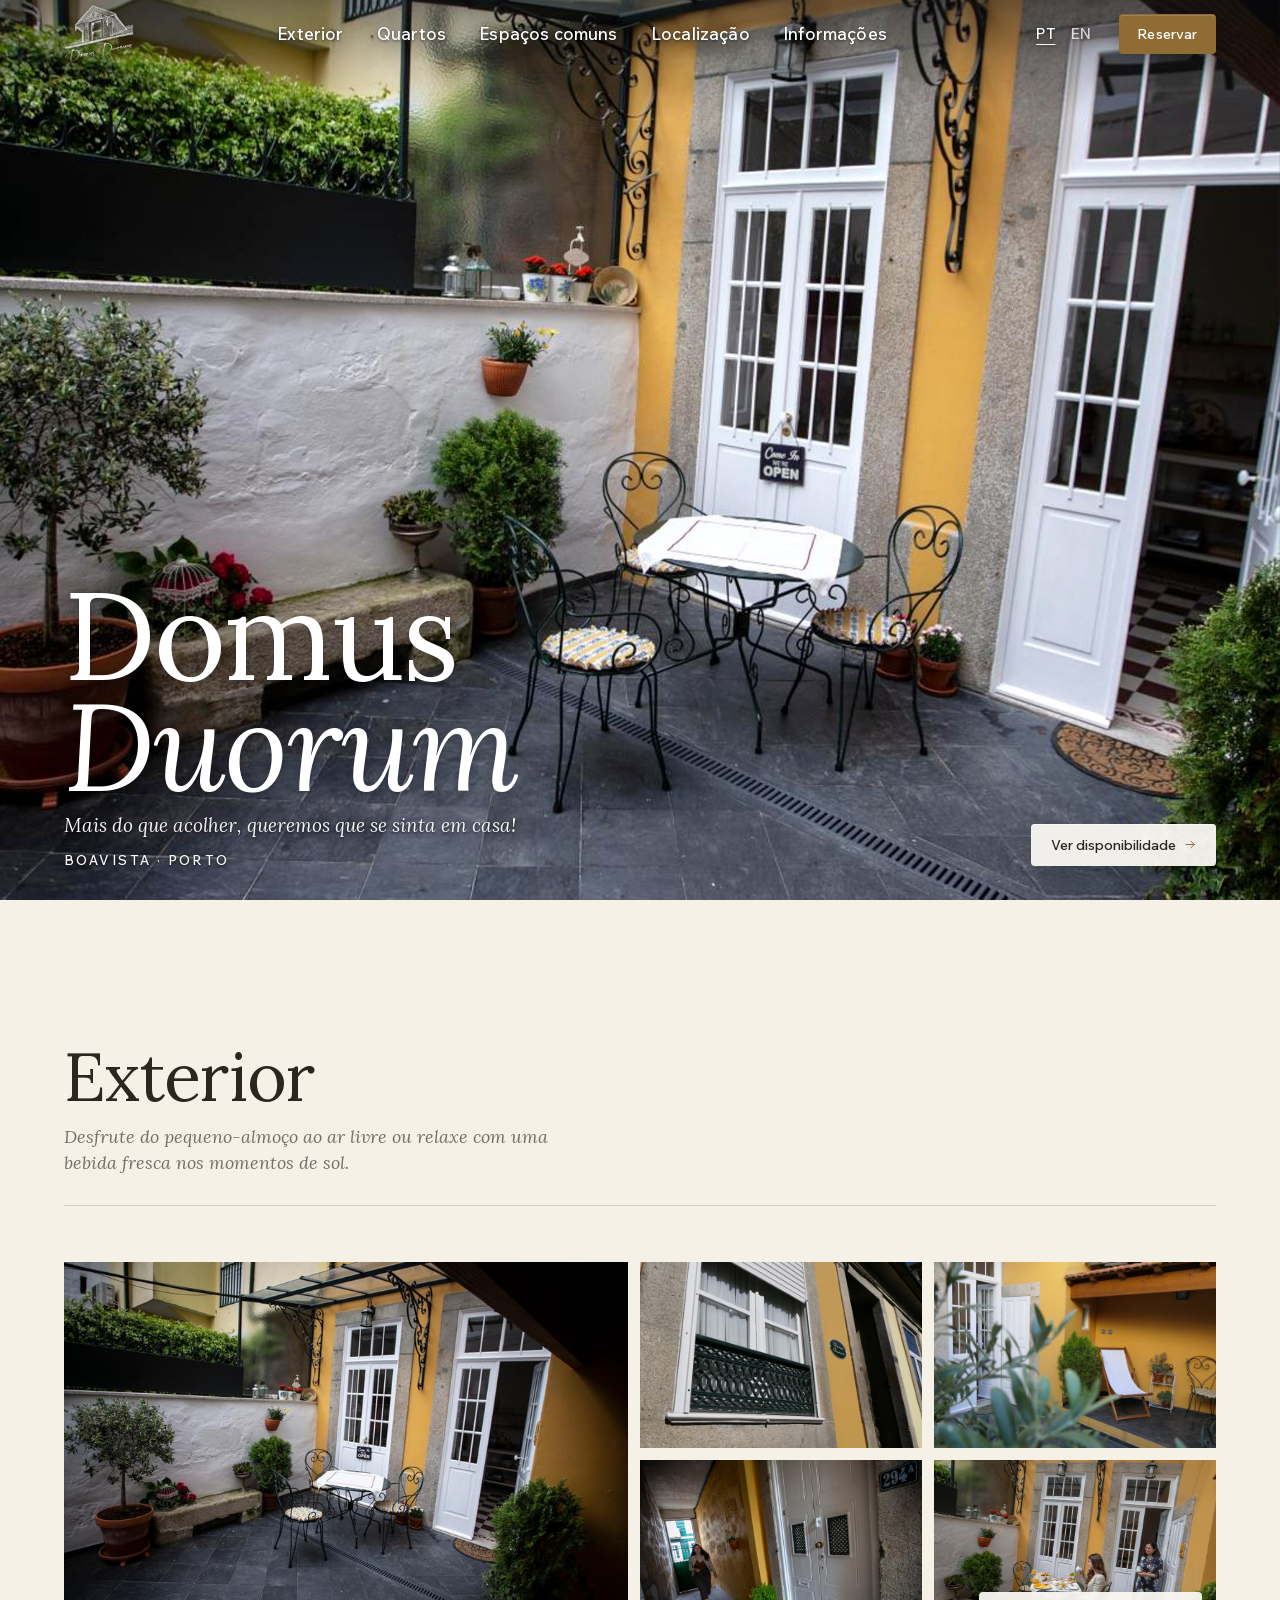
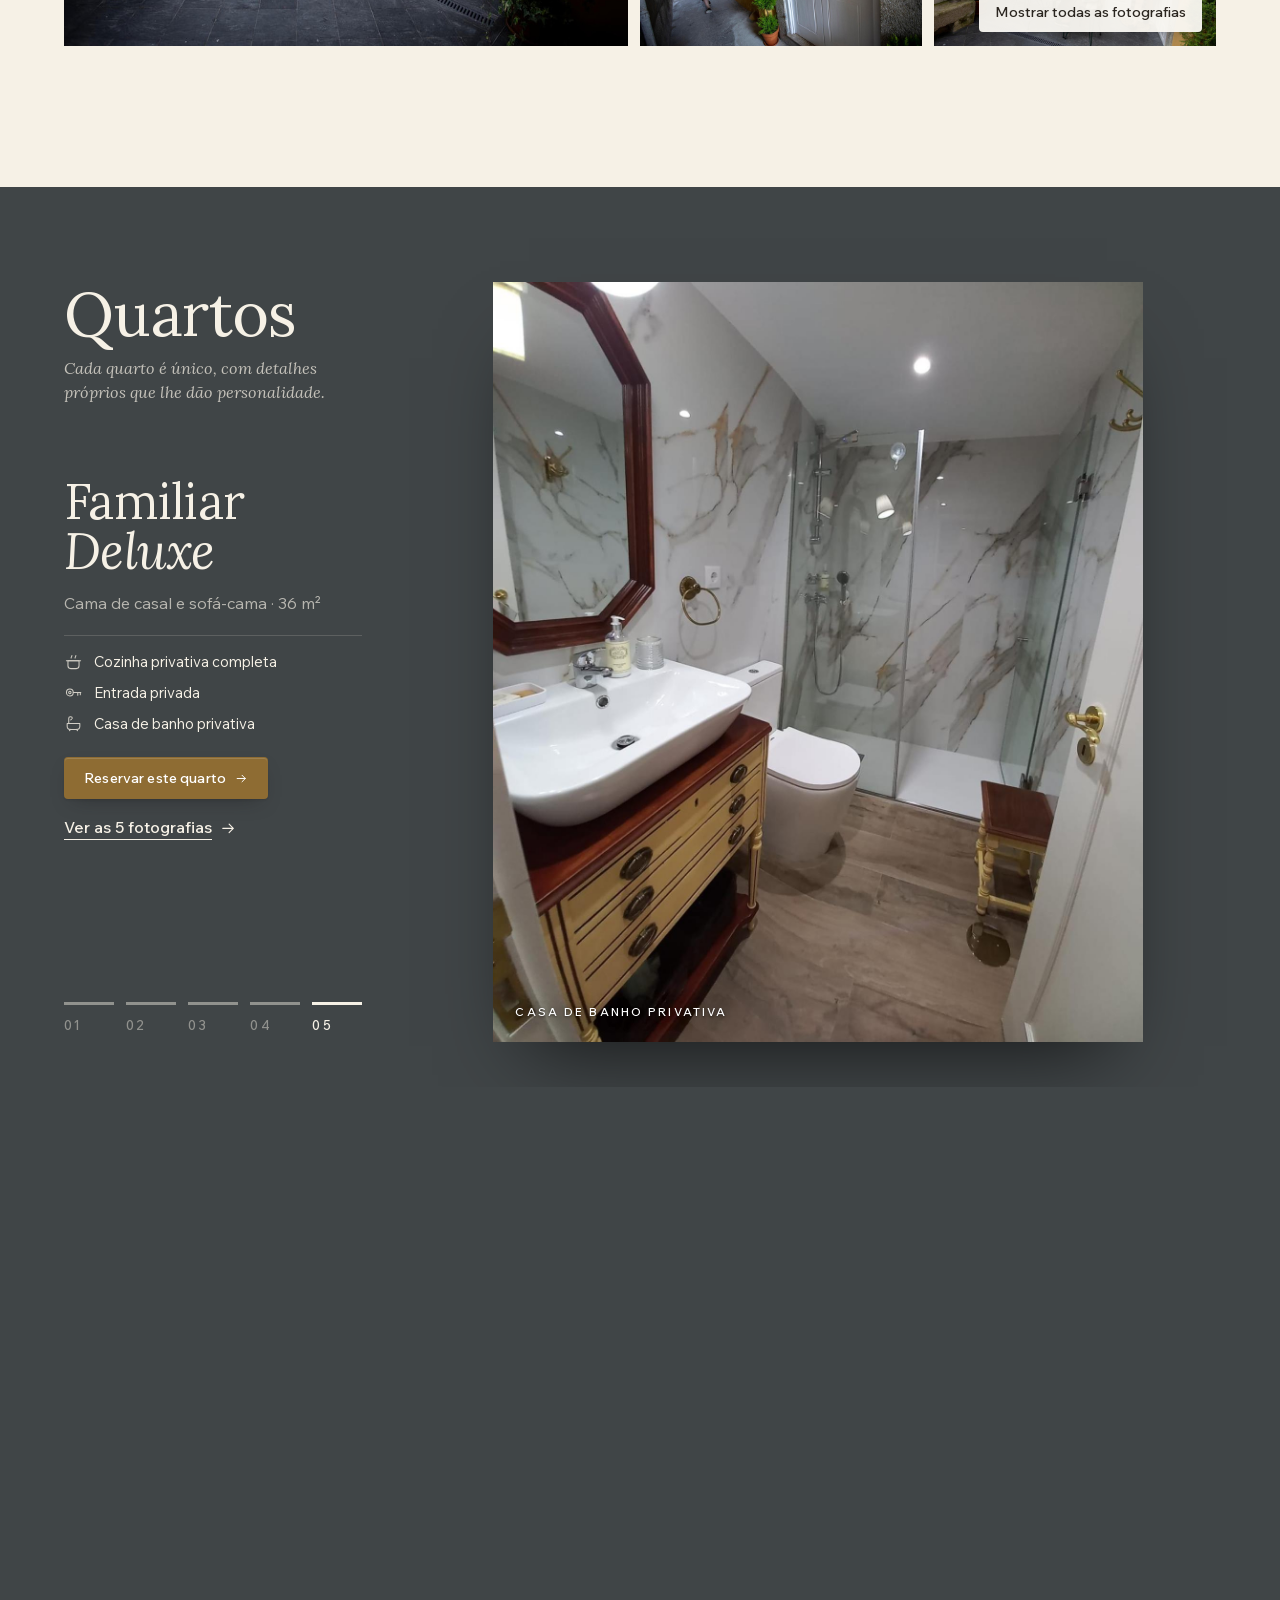
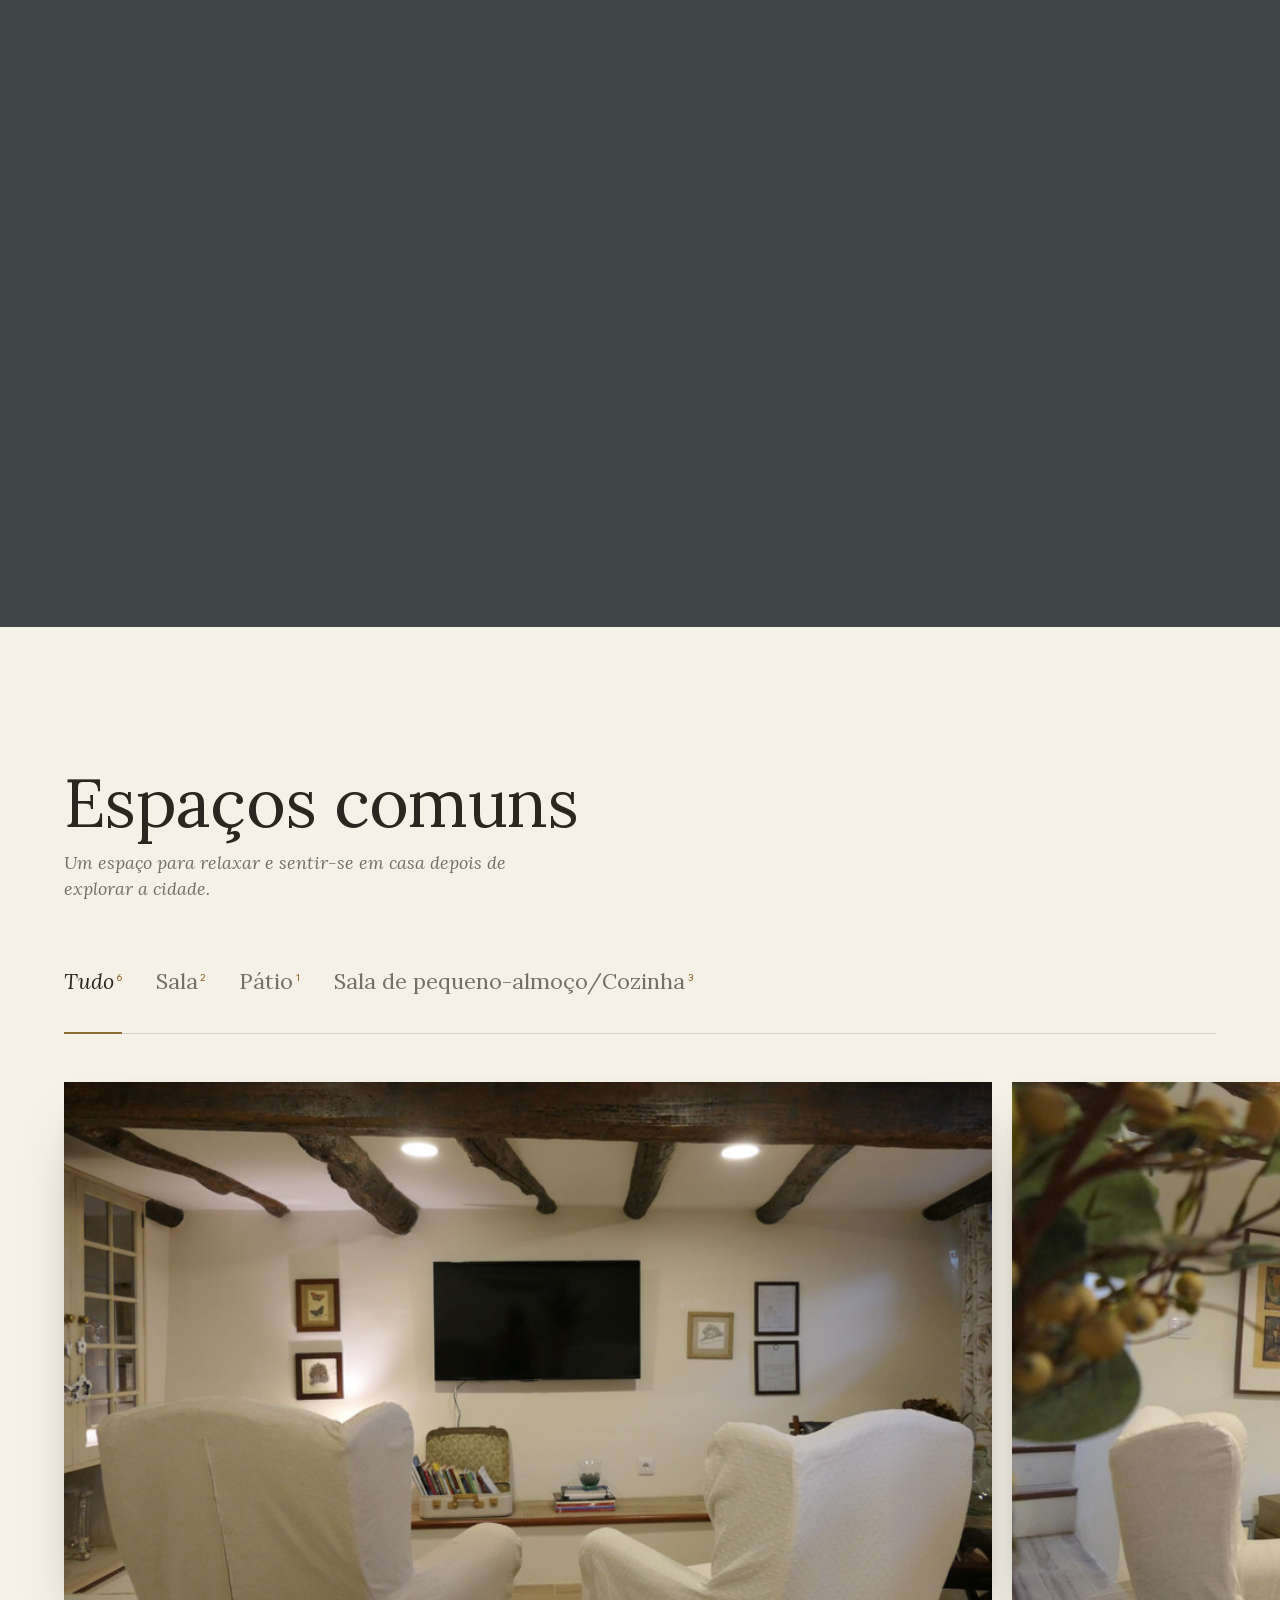
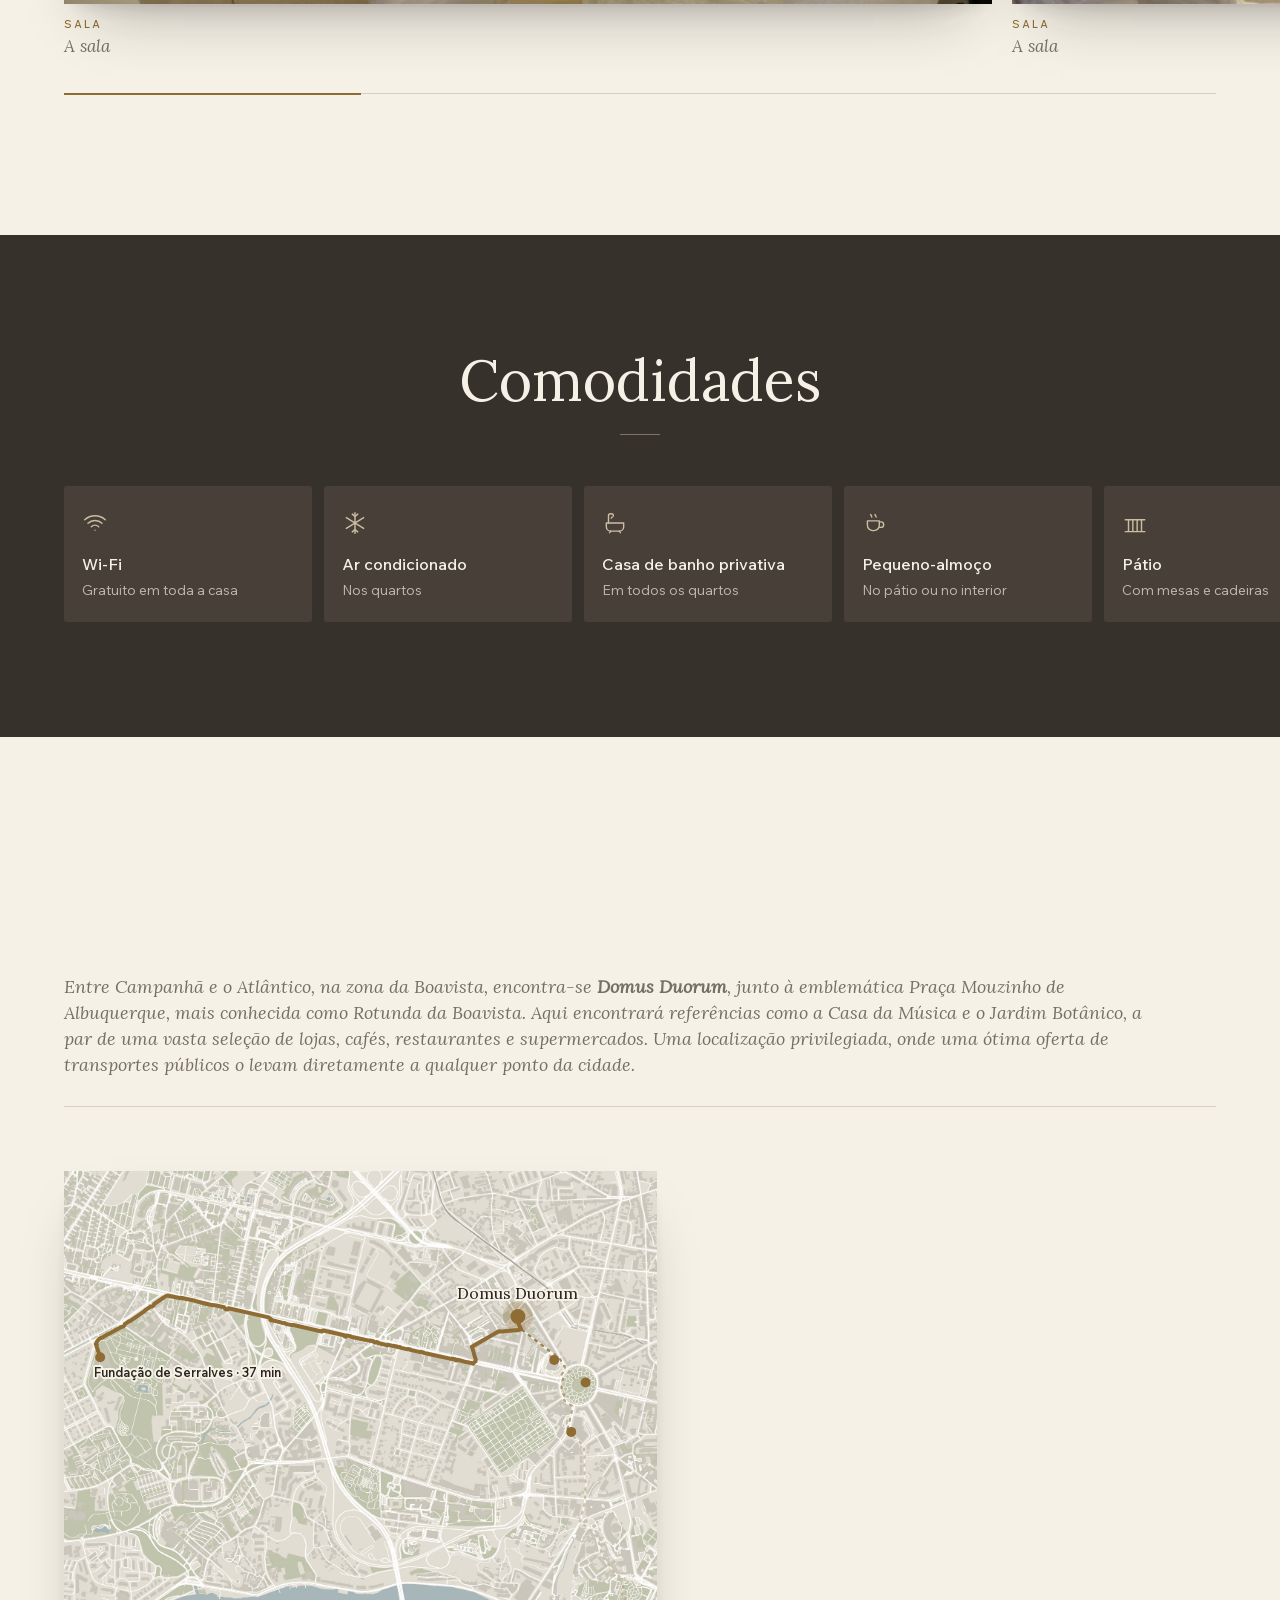
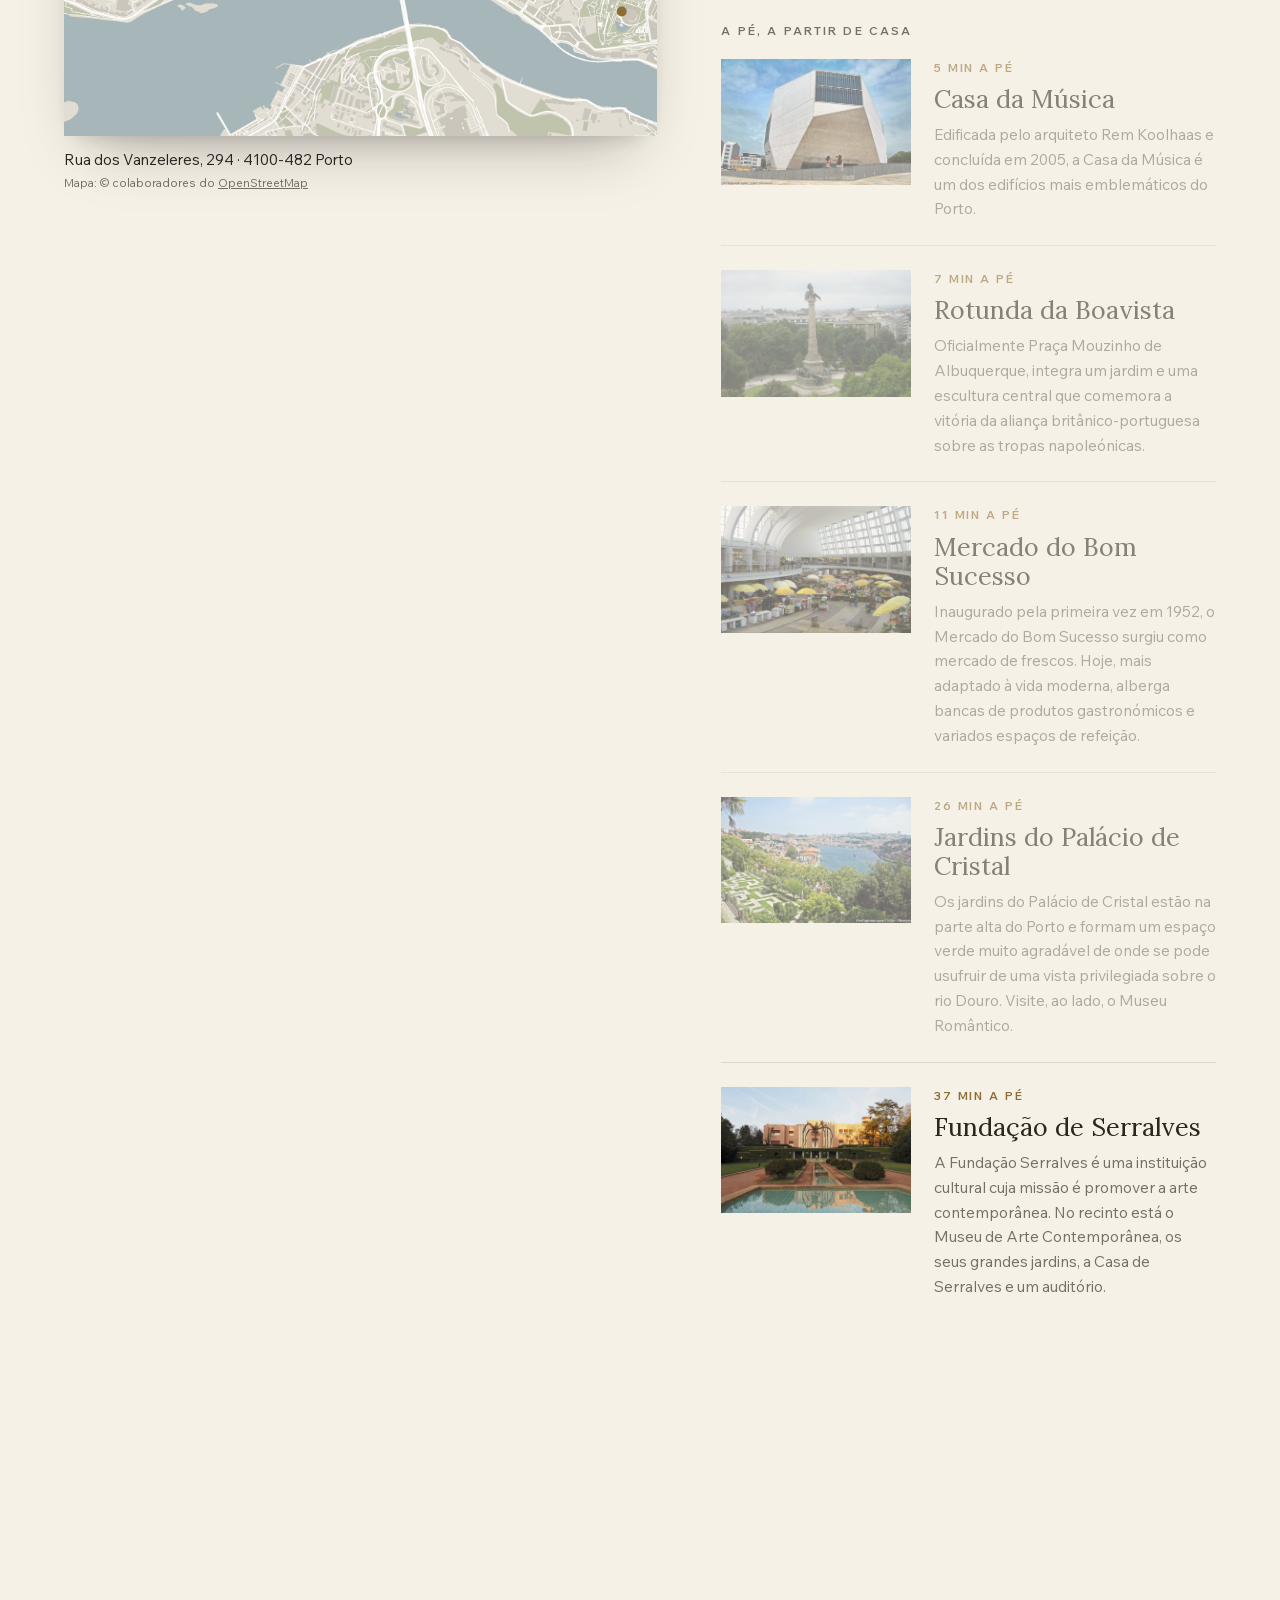
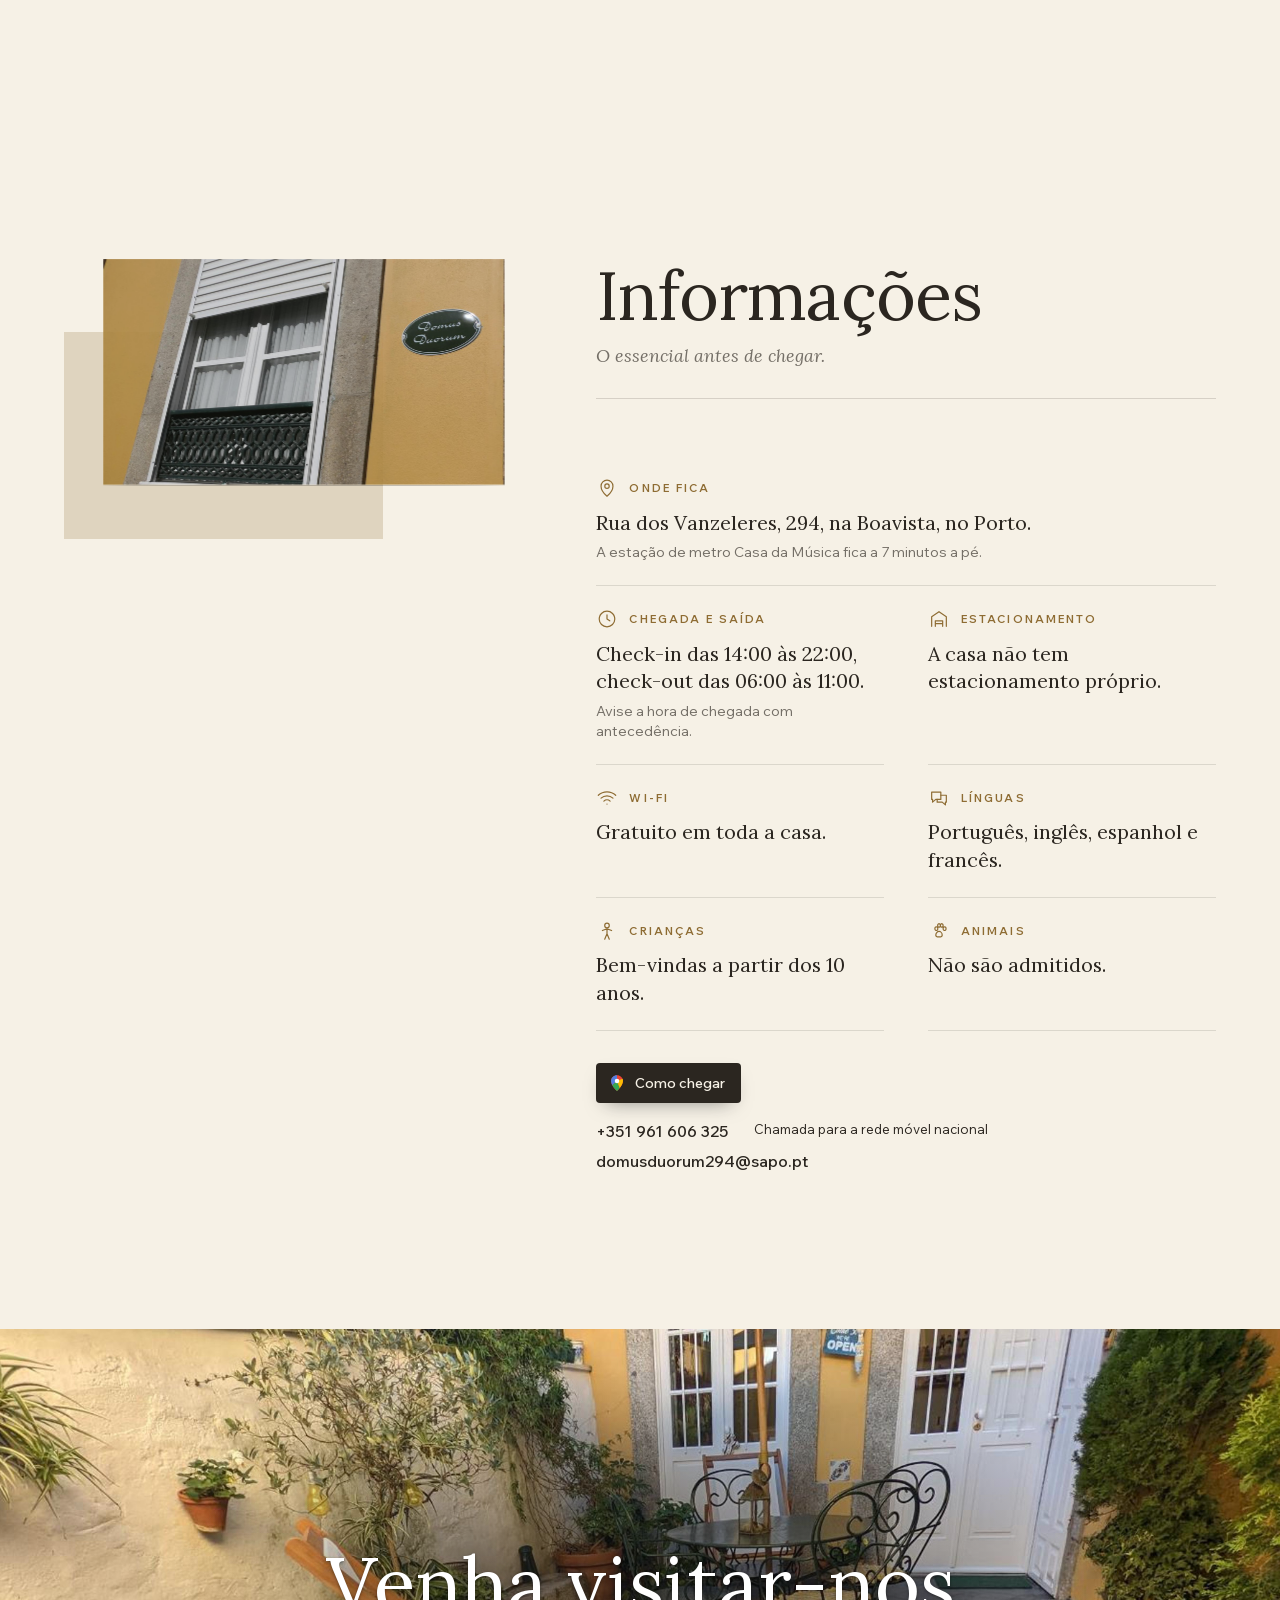
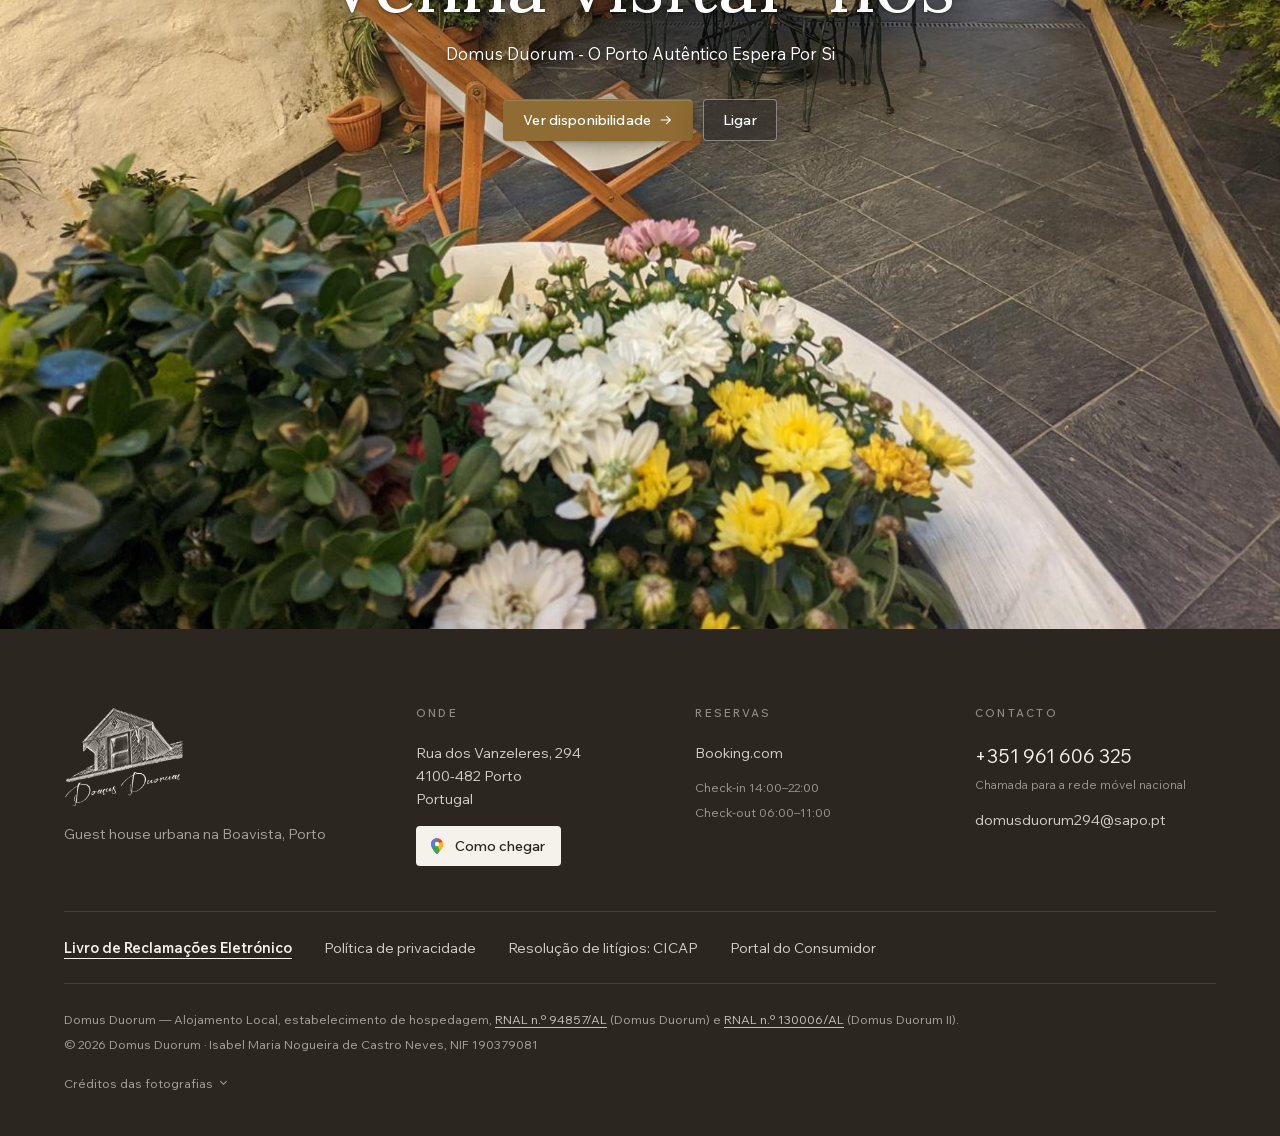
<file: index.html>
<!doctype html>
<html lang="pt-PT">
<head>
<meta charset="utf-8">
<meta name="viewport" content="width=device-width, initial-scale=1">
<title>Domus Duorum — guest house na Boavista, Porto</title>
<meta name="description" content="Alojamento Local numa casa de cerca de 1891 na Boavista, no Porto, com pequeno-almoço servido no pátio. A 7 minutos a pé do metro Casa da Música.">
<meta property="og:title" content="Domus Duorum — Boavista · Porto">
<meta property="og:description" content="Uma casa de cerca de 1891 na Boavista, no Porto, com pátio e pequeno-almoço feito na hora.">
<meta property="og:locale" content="pt_PT">
<meta property="og:image" content="https://domusduorumporto.com/assets/img/hero-1400.jpg">
<link rel="canonical" href="https://domusduorumporto.com/">
<link rel="alternate" hreflang="pt-PT" href="https://domusduorumporto.com/">
<link rel="alternate" hreflang="en-GB" href="https://domusduorumporto.com/en/">
<link rel="alternate" hreflang="x-default" href="https://domusduorumporto.com/">
<meta property="og:url" content="https://domusduorumporto.com/">
<meta name="theme-color" content="#f6f1e6">
<link rel="icon" href="data:image/svg+xml,%3Csvg xmlns='http://www.w3.org/2000/svg' viewBox='0 0 32 32'%3E%3Crect width='32' height='32' rx='6' fill='%232b2620'/%3E%3Ctext x='16' y='22' font-family='Georgia' font-size='17' fill='%23f6f1e6' text-anchor='middle'%3ED%3C/text%3E%3C/svg%3E">
<link rel="stylesheet" href="assets/fontes.css">
<link rel="preload" as="image" href="assets/img/hero.jpg" media="(min-width: 761px)">
<link rel="stylesheet" href="assets/base.css">
<link rel="stylesheet" href="assets/tema.css">
<script>document.documentElement.classList.add('anima');</script>
<script type="application/ld+json">
{"@context": "https://schema.org", "@type": "LodgingBusiness", "name": "Domus Duorum", "address": {"@type": "PostalAddress", "streetAddress": "Rua dos Vanzeleres, 294", "addressLocality": "Boavista, Porto", "addressCountry": "PT"}, "geo": {"@type": "GeoCoordinates", "latitude": 41.16120703, "longitude": -8.63300713}, "sameAs": ["https://www.booking.com/hotel/pt/domus-duorum.pt-pt.html"], "telephone": "+351 961 606 325"}
</script>
</head>
<body class="proposta-a">

<a class="saltar" href="#conteudo">Saltar para o conteúdo</a>

<header class="topo" id="topo">
  <a class="topo__marca" href="#inicio" aria-label="Domus Duorum, início">Domus Duorum</a>
  <nav class="topo__nav" aria-label="Secções">
    <a href="#exterior">Exterior</a>
    <a href="#quartos">Quartos</a>
    <a href="#interior">Espaços comuns</a>
    <a href="#regiao">Localização</a>
    <a href="#informacoes">Informações</a>
  </nav>
  <div class="topo__fim">
    <nav class="topo__linguas" aria-label="Língua"><a hreflang="pt-PT" href="index.html" aria-label="Português" aria-current="page">PT</a><a hreflang="en-GB" href="en/index.html" aria-label="English">EN</a></nav>
    <a class="botao botao--topo" href="#reservar">Reservar</a>
  </div>
</header>

<main id="conteudo">

<section class="hero hero--baixo" id="inicio" aria-labelledby="hero-titulo" style="--hero-tam:min(9.6vw, 14.6svh);--hero-tam-tm:15.5vw;--hero-foco:50% 60%;--hero-fundo:#3a3a36">
  <picture class="hero__foto">
    <img src="assets/img/hero.jpg" alt="O pátio da casa, com mesa e cadeiras de ferro junto às portas brancas da sala e uma oliveira em vaso" width="2700" height="1543" fetchpriority="high">
  </picture>
  <div class="hero__ecra">
    <div class="hero__texto">
      <h1 class="hero__titulo" id="hero-titulo" aria-label="Domus Duorum"><span>Domus</span><span>Duorum</span></h1>
      <p class="hero__frase"><span>Mais do que acolher,</span> <span>queremos que se sinta em casa!</span></p>
      <p class="hero__onde">Boavista · Porto</p>
    </div>
    <a class="hero__reservar" href="#reservar">Ver disponibilidade</a>
  </div>
</section>

<section class="seccao" id="exterior" aria-labelledby="ext-titulo">
  <div class="largura">
    <header class="cabeca">
      <h2 class="titulo" id="ext-titulo" data-palavras>Exterior</h2>
      <p class="cabeca__frase">Desfrute do pequeno-almoço ao ar livre ou relaxe com uma bebida fresca nos momentos de sol.</p>
    </header>
    <div class="mosaico" data-entra>
      <button type="button" data-visor="exterior" data-indice="0" aria-label="Ver em grande: A porta do pátio"><img src="assets/img/patio-entrada-1400.jpg" srcset="assets/img/patio-entrada-800.jpg 800w, assets/img/patio-entrada-1400.jpg 1400w, assets/img/patio-entrada-2000.jpg 2000w, assets/img/patio-entrada.jpg 3000w" sizes="(max-width: 1000px) 92vw, 50vw" alt="O pátio de lajes de ardósia com mesa de ferro, oliveira em vaso e portas brancas de vidros sobre a parede amarela" width="3000" height="2000" loading="lazy" decoding="async"></button>
      <button type="button" data-visor="exterior" data-indice="5" aria-label="Ver em grande: Janela de granito com gradeamento verde e a placa Domus Duorum na fachada amarela, junto à porta do número 294"><img src="assets/img/ext-placa-800.jpg" srcset="assets/img/ext-placa-800.jpg 800w, assets/img/ext-placa.jpg 1600w" sizes="(max-width: 1000px) 92vw, 24vw" alt="Janela de granito com gradeamento verde e a placa Domus Duorum na fachada amarela, junto à porta do número 294" width="1600" height="900" loading="lazy" decoding="async"></button>
      <button type="button" data-visor="exterior" data-indice="6" aria-label="Ver em grande: O pátio"><img src="assets/img/ext-espreguicadeira-800.jpg" srcset="assets/img/ext-espreguicadeira-800.jpg 800w, assets/img/ext-espreguicadeira.jpg 1600w" sizes="(max-width: 1000px) 92vw, 24vw" alt="Recanto coberto do pátio amarelo com espreguiçadeira de lona, vasos e cadeira de ferro, junto às portas brancas" width="1600" height="900" loading="lazy" decoding="async"></button>
      <button type="button" data-visor="exterior" data-indice="4" aria-label="Ver em grande: A entrada"><img src="assets/img/entrada-1400.jpg" srcset="assets/img/entrada-800.jpg 800w, assets/img/entrada-1400.jpg 1400w, assets/img/entrada-2000.jpg 2000w, assets/img/entrada.jpg 3000w" sizes="(max-width: 1000px) 92vw, 24vw" alt="O corredor de entrada de paredes amarelas até à porta branca 294-A" width="3000" height="2000" loading="lazy" decoding="async"></button>
      <button type="button" data-visor="exterior" data-indice="2" aria-label="Ver em grande: O pequeno-almoço no pátio"><img src="assets/img/pa-1-1400.jpg" srcset="assets/img/pa-1-800.jpg 800w, assets/img/pa-1-1400.jpg 1400w, assets/img/pa-1-2000.jpg 2000w, assets/img/pa-1.jpg 3000w" sizes="(max-width: 1000px) 92vw, 24vw" alt="Pequeno-almoço servido numa mesa do pátio, com uma hóspede à mesa e as portas brancas abertas" width="3000" height="2000" loading="lazy" decoding="async"></button>
      <button type="button" class="mosaico__todas" data-visor="exterior" data-indice="0">Mostrar todas as fotografias</button>
    </div>
  </div>
</section>

<section class="quartos" id="quartos" aria-labelledby="quartos-titulo">
  <div class="qp" data-qp style="--n:11">
    <div class="qp__palco">
      <div class="qp__lado">
        <div class="qp__cabeca"><h2 class="qp__titulo" id="quartos-titulo">Quartos</h2>
        <p class="qp__frase">Cada quarto é único, com detalhes próprios que lhe dão personalidade.</p></div>
        <div class="qp__textos" aria-live="polite">
          <article class="qp__quarto ativo">
            <h3 class="qp__nome"><span><span>Quarto</span></span><span><span>Duplo</span></span></h3>
            <p class="qp__camas">Cama de casal grande ou duas individuais · 14 m²</p>
            <ul class="qp__itens"><li><svg viewBox="0 0 24 24" aria-hidden="true"><path d="M4 12h16v3.5a4 4 0 0 1-4 4H8a4 4 0 0 1-4-4z"/><path d="M6 12V5.5A2 2 0 0 1 8 3.5h.5a2 2 0 0 1 2 2"/><path d="M8.5 7.5l1-1M7 21l1-1.6M17 21l-1-1.6"/></svg><span>Casa de banho privativa</span></li><li><svg viewBox="0 0 24 24" aria-hidden="true"><path d="M2.5 18l5.5-7 4 5 3-3.5 6.5 5.5"/><circle cx="16.5" cy="7" r="2"/><path d="M2.5 20.5h19"/></svg><span>Vista para o pátio interior</span></li><li><svg viewBox="0 0 24 24" aria-hidden="true"><path d="M12 2.5v19M4 7l16 10M20 7L4 17"/><path d="M9.5 3.8L12 6l2.5-2.2M9.5 20.2L12 18l2.5 2.2"/></svg><span>Ar condicionado</span></li></ul>
            <div class="qp__acoes"><a class="botao botao--seta qp__reservar" href="https://www.booking.com/hotel/pt/domus-duorum.pt-pt.html#RD503768602" target="_blank" rel="noopener">Reservar este quarto</a><button type="button" class="qp__ver" data-visor="q1" data-indice="0">Ver as 3 fotografias <svg viewBox="0 0 24 24" aria-hidden="true"><path d="M4 12h15M13 6l6 6-6 6"/></svg></button></div>
          </article>
          <article class="qp__quarto">
            <h3 class="qp__nome"><span><span>Quarto</span></span><span><span>Twin</span></span></h3>
            <p class="qp__camas">Duas camas individuais · 12 m²</p>
            <ul class="qp__itens"><li><svg viewBox="0 0 24 24" aria-hidden="true"><path d="M4 12h16v3.5a4 4 0 0 1-4 4H8a4 4 0 0 1-4-4z"/><path d="M6 12V5.5A2 2 0 0 1 8 3.5h.5a2 2 0 0 1 2 2"/><path d="M8.5 7.5l1-1M7 21l1-1.6M17 21l-1-1.6"/></svg><span>Casa de banho privativa</span></li><li><svg viewBox="0 0 24 24" aria-hidden="true"><path d="M2.5 18l5.5-7 4 5 3-3.5 6.5 5.5"/><circle cx="16.5" cy="7" r="2"/><path d="M2.5 20.5h19"/></svg><span>Vista para a cidade</span></li><li><svg viewBox="0 0 24 24" aria-hidden="true"><path d="M12 2.5v19M4 7l16 10M20 7L4 17"/><path d="M9.5 3.8L12 6l2.5-2.2M9.5 20.2L12 18l2.5 2.2"/></svg><span>Ar condicionado</span></li></ul>
            <div class="qp__acoes"><a class="botao botao--seta qp__reservar" href="https://www.booking.com/hotel/pt/domus-duorum.pt-pt.html#RD503768601" target="_blank" rel="noopener">Reservar este quarto</a><button type="button" class="qp__ver" data-visor="q2" data-indice="0">Ver as 3 fotografias <svg viewBox="0 0 24 24" aria-hidden="true"><path d="M4 12h15M13 6l6 6-6 6"/></svg></button></div>
          </article>
          <article class="qp__quarto">
            <h3 class="qp__nome"><span><span>Quarto</span></span><span><span>Duplo</span></span></h3>
            <p class="qp__camas">Cama de casal · 13 m²</p>
            <ul class="qp__itens"><li><svg viewBox="0 0 24 24" aria-hidden="true"><path d="M4 12h16v3.5a4 4 0 0 1-4 4H8a4 4 0 0 1-4-4z"/><path d="M6 12V5.5A2 2 0 0 1 8 3.5h.5a2 2 0 0 1 2 2"/><path d="M8.5 7.5l1-1M7 21l1-1.6M17 21l-1-1.6"/></svg><span>Casa de banho privativa</span></li><li><svg viewBox="0 0 24 24" aria-hidden="true"><circle cx="7.4" cy="12" r="4.3"/><circle cx="7.4" cy="12" r="1.5"/><path d="M11.7 12h9.5"/><path d="M17.4 12v3.4M20.6 12v2.8"/></svg><span>Entrada e varanda privadas</span></li><li><svg viewBox="0 0 24 24" aria-hidden="true"><path d="M12 2.5v19M4 7l16 10M20 7L4 17"/><path d="M9.5 3.8L12 6l2.5-2.2M9.5 20.2L12 18l2.5 2.2"/></svg><span>Ar condicionado</span></li></ul>
            <div class="qp__acoes"><a class="botao botao--seta qp__reservar" href="https://www.booking.com/hotel/pt/domus-duorum.pt-pt.html#RD503768605" target="_blank" rel="noopener">Reservar este quarto</a><button type="button" class="qp__ver" data-visor="q3" data-indice="0">Ver as 4 fotografias <svg viewBox="0 0 24 24" aria-hidden="true"><path d="M4 12h15M13 6l6 6-6 6"/></svg></button></div>
          </article>
          <article class="qp__quarto">
            <h3 class="qp__nome"><span><span>Duplo ou Twin</span></span><span><span>Superior</span></span></h3>
            <p class="qp__camas">Cama de casal extragrande ou duas individuais · 15 m²</p>
            <ul class="qp__itens"><li><svg viewBox="0 0 24 24" aria-hidden="true"><path d="M4 12h16v3.5a4 4 0 0 1-4 4H8a4 4 0 0 1-4-4z"/><path d="M6 12V5.5A2 2 0 0 1 8 3.5h.5a2 2 0 0 1 2 2"/><path d="M8.5 7.5l1-1M7 21l1-1.6M17 21l-1-1.6"/></svg><span>Casa de banho privativa</span></li><li><svg viewBox="0 0 24 24" aria-hidden="true"><path d="M2.5 18l5.5-7 4 5 3-3.5 6.5 5.5"/><circle cx="16.5" cy="7" r="2"/><path d="M2.5 20.5h19"/></svg><span>Vista para a cidade</span></li><li><svg viewBox="0 0 24 24" aria-hidden="true"><path d="M12 2.5v19M4 7l16 10M20 7L4 17"/><path d="M9.5 3.8L12 6l2.5-2.2M9.5 20.2L12 18l2.5 2.2"/></svg><span>Ar condicionado</span></li></ul>
            <div class="qp__acoes"><a class="botao botao--seta qp__reservar" href="https://www.booking.com/hotel/pt/domus-duorum.pt-pt.html#RD503768603" target="_blank" rel="noopener">Reservar este quarto</a><button type="button" class="qp__ver" data-visor="q4" data-indice="0">Ver as 4 fotografias <svg viewBox="0 0 24 24" aria-hidden="true"><path d="M4 12h15M13 6l6 6-6 6"/></svg></button></div>
          </article>
          <article class="qp__quarto">
            <h3 class="qp__nome"><span><span>Familiar</span></span><span><span>Deluxe</span></span></h3>
            <p class="qp__camas">Cama de casal e sofá-cama · 36 m²</p>
            <ul class="qp__itens"><li><svg viewBox="0 0 24 24" aria-hidden="true"><path d="M5 11h14v6.5A3.5 3.5 0 0 1 15.5 21h-7A3.5 3.5 0 0 1 5 17.5z"/><path d="M3 11h18M9 7.5c0-1.5 1-1.5 1-3M14 7.5c0-1.5 1-1.5 1-3"/></svg><span>Cozinha privativa completa</span></li><li><svg viewBox="0 0 24 24" aria-hidden="true"><circle cx="7.4" cy="12" r="4.3"/><circle cx="7.4" cy="12" r="1.5"/><path d="M11.7 12h9.5"/><path d="M17.4 12v3.4M20.6 12v2.8"/></svg><span>Entrada privada</span></li><li><svg viewBox="0 0 24 24" aria-hidden="true"><path d="M4 12h16v3.5a4 4 0 0 1-4 4H8a4 4 0 0 1-4-4z"/><path d="M6 12V5.5A2 2 0 0 1 8 3.5h.5a2 2 0 0 1 2 2"/><path d="M8.5 7.5l1-1M7 21l1-1.6M17 21l-1-1.6"/></svg><span>Casa de banho privativa</span></li></ul>
            <div class="qp__acoes"><a class="botao botao--seta qp__reservar" href="https://www.booking.com/hotel/pt/domus-duorum.pt-pt.html#RD503768604" target="_blank" rel="noopener">Reservar este quarto</a><button type="button" class="qp__ver" data-visor="q5" data-indice="0">Ver as 5 fotografias <svg viewBox="0 0 24 24" aria-hidden="true"><path d="M4 12h15M13 6l6 6-6 6"/></svg></button></div>
          </article>
        </div>
        <ol class="qp__linha" style="--m:5" aria-label="Escolher">
          <li><button type="button" aria-pressed="true" aria-label="Quarto Duplo"><span class="qp__traco" aria-hidden="true"><span></span></span><b>01</b></button></li>
          <li><button type="button" aria-pressed="false" aria-label="Quarto Twin"><span class="qp__traco" aria-hidden="true"><span></span></span><b>02</b></button></li>
          <li><button type="button" aria-pressed="false" aria-label="Quarto Duplo"><span class="qp__traco" aria-hidden="true"><span></span></span><b>03</b></button></li>
          <li><button type="button" aria-pressed="false" aria-label="Duplo ou Twin Superior"><span class="qp__traco" aria-hidden="true"><span></span></span><b>04</b></button></li>
          <li><button type="button" aria-pressed="false" aria-label="Familiar Deluxe"><span class="qp__traco" aria-hidden="true"><span></span></span><b>05</b></button></li>
        </ol>
      </div>
      <div class="qp__coluna">
        <div class="qp__moldura" role="button" tabindex="0" data-visor="q1" data-indice="0" aria-label="Ver as fotografias em grande" style="--ar:0.7500;--wmax:1536">
          <figure class="qp__foto ativo" data-q="0" data-serie="q1" data-i="0" data-ar="0.7500" data-w="1536"><img src="assets/img/q1-cama-800.jpg" srcset="assets/img/q1-cama-800.jpg 800w, assets/img/q1-cama.jpg 1536w" sizes="(max-width: 1000px) 100vw, 64vw" alt="Cama de casal com colcha azul-petróleo, candeeiros e mesinhas de cabeceira" width="1536" height="2048" decoding="async"></figure>
          <figure class="qp__foto" data-q="0" data-serie="q1" data-i="1" data-ar="1.5000" data-w="3000"><img src="assets/img/q1-wc-1400.jpg" srcset="assets/img/q1-wc-800.jpg 800w, assets/img/q1-wc-1400.jpg 1400w, assets/img/q1-wc-2000.jpg 2000w, assets/img/q1-wc.jpg 3000w" sizes="(max-width: 1000px) 100vw, 64vw" alt="Casa de banho com duche de vidro, lavatório e espelho oval" width="3000" height="2000" decoding="async"><span class="qp__nota">Casa de banho privativa</span></figure>
          <figure class="qp__foto" data-q="1" data-serie="q2" data-i="0" data-ar="1.5000" data-w="3000"><img src="assets/img/q2-cama-1400.jpg" srcset="assets/img/q2-cama-800.jpg 800w, assets/img/q2-cama-1400.jpg 1400w, assets/img/q2-cama-2000.jpg 2000w, assets/img/q2-cama.jpg 3000w" sizes="(max-width: 1000px) 100vw, 64vw" alt="Cama azul-acinzentada num quarto mansardado, com a casa de banho ao fundo" width="3000" height="2000" decoding="async"><span class="qp__nota">Casa de banho privativa ao fundo</span></figure>
          <figure class="qp__foto" data-q="1" data-serie="q2" data-i="1" data-ar="1.5000" data-w="3000"><img src="assets/img/q2-cadeiroes-1400.jpg" srcset="assets/img/q2-cadeiroes-800.jpg 800w, assets/img/q2-cadeiroes-1400.jpg 1400w, assets/img/q2-cadeiroes-2000.jpg 2000w, assets/img/q2-cadeiroes.jpg 3000w" sizes="(max-width: 1000px) 100vw, 64vw" alt="Quarto com duas camas e dois cadeirões azuis junto à janela mansardada" width="3000" height="2000" decoding="async"></figure>
          <figure class="qp__foto" data-q="2" data-serie="q3" data-i="0" data-ar="0.9545" data-w="1512"><img src="assets/img/q3-cama-800.jpg" srcset="assets/img/q3-cama-800.jpg 800w, assets/img/q3-cama.jpg 1512w" sizes="(max-width: 1000px) 100vw, 64vw" alt="Cama de casal com almofadas amarelas e secretária ao fundo" width="1512" height="1584" decoding="async"></figure>
          <figure class="qp__foto" data-q="2" data-serie="q3" data-i="1" data-ar="1.3286" data-w="3000"><img src="assets/img/q3-wc-1400.jpg" srcset="assets/img/q3-wc-800.jpg 800w, assets/img/q3-wc-1400.jpg 1400w, assets/img/q3-wc-2000.jpg 2000w, assets/img/q3-wc.jpg 3000w" sizes="(max-width: 1000px) 100vw, 64vw" alt="Casa de banho em mármore com lavatório de móvel antigo e duche" width="3000" height="2258" decoding="async"><span class="qp__nota">Casa de banho privativa</span></figure>
          <figure class="qp__foto" data-q="3" data-serie="q4" data-i="0" data-ar="1.5000" data-w="3000"><img src="assets/img/q4-cama-1400.jpg" srcset="assets/img/q4-cama-800.jpg 800w, assets/img/q4-cama-1400.jpg 1400w, assets/img/q4-cama-2000.jpg 2000w, assets/img/q4-cama.jpg 3000w" sizes="(max-width: 1000px) 100vw, 64vw" alt="Cama de casal de cabeceira branca com tapeçaria na parede e luz quente" width="3000" height="2000" decoding="async"></figure>
          <figure class="qp__foto" data-q="3" data-serie="q4" data-i="1" data-ar="1.5000" data-w="3000"><img src="assets/img/q4-wc-1400.jpg" srcset="assets/img/q4-wc-800.jpg 800w, assets/img/q4-wc-1400.jpg 1400w, assets/img/q4-wc-2000.jpg 2000w, assets/img/q4-wc.jpg 3000w" sizes="(max-width: 1000px) 100vw, 64vw" alt="Casa de banho com lavatório de bacia, espelho e duche de vidro" width="3000" height="2000" decoding="async"><span class="qp__nota">Casa de banho privativa</span></figure>
          <figure class="qp__foto" data-q="4" data-serie="q5" data-i="0" data-ar="1.3286" data-w="3000"><img src="assets/img/q5-cama-1400.jpg" srcset="assets/img/q5-cama-800.jpg 800w, assets/img/q5-cama-1400.jpg 1400w, assets/img/q5-cama-2000.jpg 2000w, assets/img/q5-cama.jpg 3000w" sizes="(max-width: 1000px) 100vw, 64vw" alt="Quarto em loft com cama de cabeceira branca e almofadas verdes" width="3000" height="2258" decoding="async"></figure>
          <figure class="qp__foto" data-q="4" data-serie="q5" data-i="1" data-ar="1.3286" data-w="3000"><img src="assets/img/q5-estar-1400.jpg" srcset="assets/img/q5-estar-800.jpg 800w, assets/img/q5-estar-1400.jpg 1400w, assets/img/q5-estar-2000.jpg 2000w, assets/img/q5-estar.jpg 3000w" sizes="(max-width: 1000px) 100vw, 64vw" alt="Zona de estar e cozinha com sofá, mesa redonda e chávenas de chá" width="3000" height="2258" decoding="async"><span class="qp__nota">Cozinha privativa</span></figure>
          <figure class="qp__foto" data-q="4" data-serie="q5" data-i="2" data-ar="0.8543" data-w="1360"><img src="assets/img/q5-wc-800.jpg" srcset="assets/img/q5-wc-800.jpg 800w, assets/img/q5-wc.jpg 1360w" sizes="(max-width: 1000px) 100vw, 64vw" alt="Casa de banho em mármore com duche de vidro e lavatório de móvel antigo" width="1360" height="1592" decoding="async"><span class="qp__nota">Casa de banho privativa</span></figure>
        </div>
      </div>
    </div>
  </div>
</section>

<section class="fotos" id="interior" aria-labelledby="int-titulo">
  <div class="fotos__cabeca largura">
    <div>
      <h2 class="titulo" id="int-titulo" data-palavras>Espaços comuns</h2>
      <p class="cabeca__frase">Um espaço para relaxar e sentir-se em casa depois de explorar a cidade.</p>
    </div>
    <div class="separadores" role="tablist" aria-label="Escolher a divisão">
      <button type="button" role="tab" aria-selected="true" data-div="tudo">Tudo<sup>6</sup></button>
      <button type="button" role="tab" aria-selected="false" data-div="sala">Sala<sup>2</sup></button>
      <button type="button" role="tab" aria-selected="false" data-div="patio">Pátio<sup>1</sup></button>
      <button type="button" role="tab" aria-selected="false" data-div="pequeno" data-frase="Desfrute de um delicioso e variado pequeno-almoço, preparado a pensar nas suas preferências.">Sala de pequeno-almoço/Cozinha<sup>3</sup></button>
      <i class="separadores__filete" aria-hidden="true"></i>
    </div>
  </div>
  <div class="galeria" data-entra>
    <ul class="galeria__fila" aria-label="Fotografias">
      <li class="gf" data-div="sala" style="--ar:1.7778;--wmax:1600;--k:0">
        <button type="button" class="gf__foto" data-visor="sala" data-indice="0" aria-label="Ver em grande: A sala"><img src="assets/img/sala-vigas-800.jpg" srcset="assets/img/sala-vigas-800.jpg 800w, assets/img/sala-vigas.jpg 1600w" sizes="(max-width: 760px) 80vw, 46vw" alt="Sala comum com vigas de madeira antigas, dois cadeirões brancos, televisão e uma mala de livros" width="1600" height="900" loading="lazy" decoding="async"></button>
        <p class="gf__leg"><span>Sala</span> A sala</p>
      </li>
      <li class="gf" data-div="sala" style="--ar:1.7773;--wmax:3000;--k:1">
        <button type="button" class="gf__foto" data-visor="sala" data-indice="1" aria-label="Ver em grande: A sala"><img src="assets/img/sala-2-1400.jpg" srcset="assets/img/sala-2-800.jpg 800w, assets/img/sala-2-1400.jpg 1400w, assets/img/sala-2-2000.jpg 2000w, assets/img/sala-2.jpg 3000w" sizes="(max-width: 760px) 80vw, 46vw" alt="Sala comum com vigas, cadeirões e prateleiras com molduras" width="3000" height="1688" loading="lazy" decoding="async"></button>
        <p class="gf__leg"><span>Sala</span> A sala</p>
      </li>
      <li class="gf" data-div="patio" style="--ar:1.7778;--wmax:1600;--k:2">
        <button type="button" class="gf__foto" data-visor="patio" data-indice="0" aria-label="Ver em grande: Um recanto ao sol"><img src="assets/img/patio-porta-800.jpg" srcset="assets/img/patio-porta-800.jpg 800w, assets/img/patio-porta.jpg 1600w" sizes="(max-width: 760px) 80vw, 46vw" alt="Recanto do pátio com espreguiçadeira de lona e chapéu de palha, hortênsias, vasos e as portas brancas de vidros na parede amarela e de granito" width="1600" height="900" loading="lazy" decoding="async"></button>
        <p class="gf__leg"><span>Pátio</span> Um recanto ao sol</p>
      </li>
      <li class="gf" data-div="pequeno" style="--ar:1.5000;--wmax:3000;--k:3">
        <button type="button" class="gf__foto" data-visor="pequeno" data-indice="0" aria-label="Ver em grande: O pequeno-almoço"><img src="assets/img/pequeno-1-1400.jpg" srcset="assets/img/pequeno-1-800.jpg 800w, assets/img/pequeno-1-1400.jpg 1400w, assets/img/pequeno-1-2000.jpg 2000w, assets/img/pequeno-1.jpg 3000w" sizes="(max-width: 760px) 80vw, 46vw" alt="Hóspede a tomar café à mesa de pequeno-almoço, com o louceiro vermelho ao fundo" width="3000" height="2000" loading="lazy" decoding="async"></button>
        <p class="gf__leg"><span>Sala de pequeno-almoço/Cozinha</span> O pequeno-almoço</p>
      </li>
      <li class="gf" data-div="pequeno" style="--ar:1.5009;--wmax:1600;--k:4">
        <button type="button" class="gf__foto" data-visor="pequeno" data-indice="1" aria-label="Ver em grande: À mesa"><img src="assets/img/pequeno-mesa-800.jpg" srcset="assets/img/pequeno-mesa-800.jpg 800w, assets/img/pequeno-mesa.jpg 1600w" sizes="(max-width: 760px) 80vw, 46vw" alt="Hóspede a tomar café junto às portadas abertas, com a mesa do pequeno-almoço posta: sumo, croissants, queijo, fiambre e fruta" width="1600" height="1066" loading="lazy" decoding="async"></button>
        <p class="gf__leg"><span>Sala de pequeno-almoço/Cozinha</span> À mesa</p>
      </li>
      <li class="gf" data-div="pequeno" style="--ar:0.7500;--wmax:1200;--k:5">
        <button type="button" class="gf__foto" data-visor="pequeno" data-indice="2" aria-label="Ver em grande: A cozinha"><img src="assets/img/cozinha-800.jpg" srcset="assets/img/cozinha-800.jpg 800w, assets/img/cozinha.jpg 1200w" sizes="(max-width: 760px) 80vw, 46vw" alt="Cozinha comum com armários brancos, azulejo bordô, forno, placa e mesas de madeira" width="1200" height="1600" loading="lazy" decoding="async"></button>
        <p class="gf__leg"><span>Sala de pequeno-almoço/Cozinha</span> A cozinha</p>
      </li>
    </ul>
    <div class="galeria__barra largura" aria-hidden="true"><i></i></div>
  </div>
</section>

<section class="comod" id="comodidades" aria-labelledby="comod-titulo">
  <div class="largura comod__cabeca">
    <h2 class="comod__titulo" id="comod-titulo">Comodidades</h2>
  </div>
  <div class="comod__pista" data-comod tabindex="0" role="group" aria-label="Comodidades, lista horizontal">
    <ul class="comod__lista">
      <li class="comod__item"><svg viewBox="0 0 24 24" aria-hidden="true"><path d="M2.5 9a14 14 0 0 1 19 0M5.5 12.2a9.5 9.5 0 0 1 13 0M8.6 15.4a5 5 0 0 1 6.8 0"/><path d="M12 18.6h.01"/></svg><div><b>Wi-Fi</b><span>Gratuito em toda a casa</span></div></li>
      <li class="comod__item"><svg viewBox="0 0 24 24" aria-hidden="true"><path d="M12 2.5v19M4 7l16 10M20 7L4 17"/><path d="M9.5 3.8L12 6l2.5-2.2M9.5 20.2L12 18l2.5 2.2"/></svg><div><b>Ar condicionado</b><span>Nos quartos</span></div></li>
      <li class="comod__item"><svg viewBox="0 0 24 24" aria-hidden="true"><path d="M4 12h16v3.5a4 4 0 0 1-4 4H8a4 4 0 0 1-4-4z"/><path d="M6 12V5.5A2 2 0 0 1 8 3.5h.5a2 2 0 0 1 2 2"/><path d="M8.5 7.5l1-1M7 21l1-1.6M17 21l-1-1.6"/></svg><div><b>Casa de banho privativa</b><span>Em todos os quartos</span></div></li>
      <li class="comod__item"><svg viewBox="0 0 24 24" aria-hidden="true"><path d="M5 10h11v4a5 5 0 0 1-5 5h-1a5 5 0 0 1-5-5z"/><path d="M16 11h1.5a2.5 2.5 0 0 1 0 5H16M8 4c0 1.2 1 1.2 1 2.4M12 4c0 1.2 1 1.2 1 2.4"/></svg><div><b>Pequeno-almoço</b><span>No pátio ou no interior</span></div></li>
      <li class="comod__item"><svg viewBox="0 0 24 24" aria-hidden="true"><path d="M3 9h18M3 20h18M6 9v11M10 9v11M14 9v11M18 9v11"/></svg><div><b>Pátio</b><span>Com mesas e cadeiras</span></div></li>
      <li class="comod__item"><svg viewBox="0 0 24 24" aria-hidden="true"><rect x="3" y="5" width="18" height="11.5" rx="1.5"/><path d="M9 20.5h6M12 16.5v4"/></svg><div><b>Sala comum</b><span>Com televisão</span></div></li>
      <li class="comod__item"><svg viewBox="0 0 24 24" aria-hidden="true"><rect x="3.5" y="7" width="17" height="10" rx="5"/><path d="M8 10.5v3M6.5 12h3M15.5 11h.01M17.5 13h.01"/></svg><div><b>Jogos de tabuleiro</b><span>Na sala comum</span></div></li>
      <li class="comod__item"><svg viewBox="0 0 24 24" aria-hidden="true"><path d="M4 5h7v14H4zM13 5h7v14h-7z"/><path d="M6.5 9h2M15.5 9h2"/></svg><div><b>Livros</b><span>Na sala comum</span></div></li>
      <li class="comod__item"><svg viewBox="0 0 24 24" aria-hidden="true"><path d="M5 11h14v6.5A3.5 3.5 0 0 1 15.5 21h-7A3.5 3.5 0 0 1 5 17.5z"/><path d="M3 11h18M9 7.5c0-1.5 1-1.5 1-3M14 7.5c0-1.5 1-1.5 1-3"/></svg><div><b>Cozinha comum</b><span>Para os hóspedes</span></div></li>
      <li class="comod__item"><svg viewBox="0 0 24 24" aria-hidden="true"><path d="M6 10h11v6a4 4 0 0 1-4 4h-3a4 4 0 0 1-4-4z"/><path d="M17 11.5h1.5a2.5 2.5 0 0 1 0 5H17M9 7c0-1.2.8-1.2.8-2.6M13 7c0-1.2.8-1.2.8-2.6"/></svg><div><b>Chaleira e máquina de café</b><span>Na cozinha comum</span></div></li>
      <li class="comod__item"><svg viewBox="0 0 24 24" aria-hidden="true"><path d="M14 9.5a5 5 0 1 1-5-5h5z"/><path d="M14 4.5h3.5l3 2.5-3 2.5H14M8 14l-1.5 6.5h3"/></svg><div><b>Secador de cabelo</b><span>Disponível em todos os quartos</span></div></li>
      <li class="comod__item"><svg viewBox="0 0 24 24" aria-hidden="true"><path d="M3.5 8.5h17v9.5h-17z"/><path d="M3.5 12.5h17M7 8.5V6h10v2.5"/></svg><div><b>Roupa de cama e toalhas</b><span>Incluídas</span></div></li>
      <li class="comod__item"><svg viewBox="0 0 24 24" aria-hidden="true"><path d="M3 14h13v3.5H3zM18.5 14v3.5M21 14v3.5M18.5 11c0-1.6 2.5-1.6 2.5-3.5"/><path d="M4 4l16 16"/></svg><div><b>Não é permitido fumar</b><span>No interior da casa</span></div></li>
    </ul>
  </div>
</section>

<section class="regiao regiao--carta" id="regiao" aria-labelledby="regiao-titulo">
  <div class="largura">
    <header class="cabeca">
      <h2 class="titulo" id="regiao-titulo" data-palavras>Localização</h2>
      <p class="cabeca__frase">Entre Campanhã e o Atlântico, na zona da Boavista, encontra-se <strong>Domus Duorum</strong>, junto à emblemática Praça Mouzinho de Albuquerque, mais conhecida como Rotunda da Boavista. Aqui encontrará referências como a Casa da Música e o Jardim Botânico, a par de uma vasta seleção de lojas, cafés, restaurantes e supermercados. Uma localização privilegiada, onde uma ótima oferta de transportes públicos o levam diretamente a qualquer ponto da cidade.</p>
    </header>
    <div class="carta" data-vistas='{"largo": [0, 0, 1400, 1333], "regiao": [558.96, 1130.23, 416.9, 397.22], "perto": [848.01, 1184.46, 106.44, 101.41]}' style="--linha:#937BB8">
      <div class="carta__preso">
        <div class="carta__moldura" style="--ar:1.0503">
          <svg class="carta__svg" viewBox="558.96 1130.23 416.9 397.22" preserveAspectRatio="xMidYMid slice" role="img" aria-label="Mapa da zona da casa, com o metro desde o aeroporto e os caminhos a pé até aos lugares próximos.">
            <image class="carta__camada" data-k="largo" href="assets/img/mapa-largo.jpg" x="0" y="0" width="1400" height="1333" preserveAspectRatio="none" style="opacity:1.000"/><image class="carta__camada" data-k="regiao" href="assets/img/mapa-regiao.jpg" x="558.96" y="1130.23" width="416.9" height="397.22" preserveAspectRatio="none" style="opacity:1.000"/><image class="carta__camada" data-k="perto" href="assets/img/mapa-perto.jpg" x="848.01" y="1184.46" width="106.44" height="101.41" preserveAspectRatio="none" style="opacity:0.000"/>
            <g class="carta__rotas-base"><path data-k="0" d="M877.86,1232.57 L877.04,1232.79 L878.59,1238.38 L880.05,1241.51 L899.38,1256.26 L899.20,1256.51 L899.74,1256.91 L900.02,1257.55 L899.96,1257.91 L899.01,1258.62 L899.50,1259.40 L901.52,1261.00 L900.35,1262.30 L903.33,1263.08"/><path data-k="1" d="M877.86,1232.57 L877.04,1232.79 L878.59,1238.38 L880.05,1241.51 L899.38,1256.26 L904.47,1259.78 L904.27,1260.09 L907.20,1262.17 L910.42,1267.55 L911.16,1267.09 L917.33,1276.72 L919.33,1275.75 L920.80,1275.62 L921.95,1275.79 L923.21,1276.32 L924.29,1277.16 L925.40,1279.00"/><path data-k="2" d="M877.86,1232.57 L877.04,1232.79 L878.59,1238.38 L880.05,1241.51 L899.38,1256.26 L904.47,1259.78 L904.27,1260.09 L907.20,1262.17 L911.07,1268.63 L911.04,1269.66 L908.44,1273.58 L910.25,1274.29 L908.84,1278.15 L908.47,1280.28 L908.47,1283.72 L909.14,1286.28 L910.57,1288.51 L911.95,1289.82 L910.20,1291.31 L912.44,1293.42 L916.00,1295.34 L916.33,1295.79 L914.01,1307.07 L912.49,1311.69 L911.36,1312.98 L913.41,1314.34 L915.24,1313.64"/><path data-k="3" d="M877.86,1232.57 L877.04,1232.79 L878.59,1238.38 L880.05,1241.51 L899.38,1256.26 L904.47,1259.78 L904.27,1260.09 L907.20,1262.17 L911.15,1268.84 L911.04,1269.66 L908.44,1273.58 L910.25,1274.29 L908.84,1278.15 L908.47,1280.28 L908.47,1283.72 L909.14,1286.28 L910.57,1288.51 L911.95,1289.82 L910.20,1291.31 L912.44,1293.42 L916.00,1295.34 L916.34,1296.10 L913.46,1308.93 L912.49,1311.69 L911.36,1312.98 L913.41,1314.34 L913.41,1315.38 L914.75,1315.47 L916.43,1316.42 L922.25,1321.51 L923.02,1323.01 L924.17,1324.55 L924.37,1329.36 L924.94,1330.71 L924.57,1331.42 L924.48,1332.90 L924.75,1344.80 L925.40,1349.62 L924.91,1362.53 L922.45,1373.37 L921.10,1377.19 L927.53,1381.05 L933.10,1386.23 L933.76,1388.03 L937.19,1401.13 L937.71,1402.22 L946.43,1413.41 L947.21,1414.05 L948.59,1414.23 L948.46,1414.90 L953.05,1416.09 L952.33,1418.41 L952.53,1419.24 L951.19,1423.91 L951.78,1424.62 L950.50,1429.25 L953.26,1430.16 L953.52,1430.95 L950.75,1439.81"/><path data-k="4" d="M877.86,1232.57 L877.04,1232.79 L878.59,1238.38 L880.05,1241.51 L878.51,1242.01 L866.43,1243.05 L864.41,1243.01 L845.49,1253.82 L848.24,1263.06 L848.04,1264.09 L846.70,1265.03 L846.39,1265.82 L845.78,1265.69 L845.27,1265.23 L841.40,1264.60 L835.34,1263.00 L834.69,1263.50 L833.96,1263.31 L833.54,1262.61 L831.55,1262.17 L831.50,1262.36 L830.09,1262.21 L815.92,1259.11 L811.40,1258.11 L811.38,1257.79 L809.37,1257.33 L809.30,1257.61 L802.08,1256.00 L802.14,1255.74 L800.42,1255.36 L800.35,1255.65 L795.02,1254.43 L795.08,1254.18 L794.37,1254.02 L794.02,1254.26 L793.12,1254.05 L792.71,1253.66 L790.70,1253.20 L790.65,1253.42 L786.24,1252.46 L786.18,1252.75 L779.47,1251.25 L779.58,1250.74 L778.39,1250.46 L777.74,1250.81 L776.44,1250.49 L776.28,1249.99 L775.33,1249.76 L773.97,1249.45 L773.93,1249.69 L760.56,1246.77 L760.60,1246.54 L757.78,1245.94 L757.34,1246.08 L756.96,1246.84 L756.31,1246.70 L756.29,1246.23 L755.81,1245.75 L741.12,1242.40 L740.26,1242.64 L740.01,1243.17 L720.17,1238.60 L718.90,1238.62 L715.25,1237.91 L714.29,1237.31 L711.96,1236.98 L711.48,1236.71 L704.39,1235.09 L704.20,1235.21 L703.91,1234.96 L704.54,1234.52 L702.69,1233.19 L674.52,1226.79 L673.77,1227.75 L672.41,1227.48 L671.49,1226.08 L670.62,1225.88 L665.91,1224.81 L661.80,1224.28 L655.78,1222.95 L651.05,1221.56 L641.02,1219.36 L640.93,1219.78 L631.56,1217.86 L630.48,1218.25 L622.34,1223.80 L621.79,1224.85 L620.71,1225.60 L619.73,1225.64 L615.62,1228.46 L615.59,1228.81 L605.07,1236.02 L604.71,1235.91 L601.69,1238.01 L601.50,1238.80 L600.56,1239.61 L599.60,1239.86 L591.87,1244.06 L589.04,1245.36 L585.15,1247.65 L584.05,1248.03 L582.24,1249.98 L581.29,1251.93 L582.00,1252.22 L581.71,1253.16 L584.35,1261.17"/></g><g class="carta__rotas"><path class="carta__rota" data-k="0" d="M877.86,1232.57 L877.04,1232.79 L878.59,1238.38 L880.05,1241.51 L899.38,1256.26 L899.20,1256.51 L899.74,1256.91 L900.02,1257.55 L899.96,1257.91 L899.01,1258.62 L899.50,1259.40 L901.52,1261.00 L900.35,1262.30 L903.33,1263.08" pathLength="1"/><path class="carta__rota" data-k="1" d="M877.86,1232.57 L877.04,1232.79 L878.59,1238.38 L880.05,1241.51 L899.38,1256.26 L904.47,1259.78 L904.27,1260.09 L907.20,1262.17 L910.42,1267.55 L911.16,1267.09 L917.33,1276.72 L919.33,1275.75 L920.80,1275.62 L921.95,1275.79 L923.21,1276.32 L924.29,1277.16 L925.40,1279.00" pathLength="1"/><path class="carta__rota" data-k="2" d="M877.86,1232.57 L877.04,1232.79 L878.59,1238.38 L880.05,1241.51 L899.38,1256.26 L904.47,1259.78 L904.27,1260.09 L907.20,1262.17 L911.07,1268.63 L911.04,1269.66 L908.44,1273.58 L910.25,1274.29 L908.84,1278.15 L908.47,1280.28 L908.47,1283.72 L909.14,1286.28 L910.57,1288.51 L911.95,1289.82 L910.20,1291.31 L912.44,1293.42 L916.00,1295.34 L916.33,1295.79 L914.01,1307.07 L912.49,1311.69 L911.36,1312.98 L913.41,1314.34 L915.24,1313.64" pathLength="1"/><path class="carta__rota" data-k="3" d="M877.86,1232.57 L877.04,1232.79 L878.59,1238.38 L880.05,1241.51 L899.38,1256.26 L904.47,1259.78 L904.27,1260.09 L907.20,1262.17 L911.15,1268.84 L911.04,1269.66 L908.44,1273.58 L910.25,1274.29 L908.84,1278.15 L908.47,1280.28 L908.47,1283.72 L909.14,1286.28 L910.57,1288.51 L911.95,1289.82 L910.20,1291.31 L912.44,1293.42 L916.00,1295.34 L916.34,1296.10 L913.46,1308.93 L912.49,1311.69 L911.36,1312.98 L913.41,1314.34 L913.41,1315.38 L914.75,1315.47 L916.43,1316.42 L922.25,1321.51 L923.02,1323.01 L924.17,1324.55 L924.37,1329.36 L924.94,1330.71 L924.57,1331.42 L924.48,1332.90 L924.75,1344.80 L925.40,1349.62 L924.91,1362.53 L922.45,1373.37 L921.10,1377.19 L927.53,1381.05 L933.10,1386.23 L933.76,1388.03 L937.19,1401.13 L937.71,1402.22 L946.43,1413.41 L947.21,1414.05 L948.59,1414.23 L948.46,1414.90 L953.05,1416.09 L952.33,1418.41 L952.53,1419.24 L951.19,1423.91 L951.78,1424.62 L950.50,1429.25 L953.26,1430.16 L953.52,1430.95 L950.75,1439.81" pathLength="1"/><path class="carta__rota" data-k="4" d="M877.86,1232.57 L877.04,1232.79 L878.59,1238.38 L880.05,1241.51 L878.51,1242.01 L866.43,1243.05 L864.41,1243.01 L845.49,1253.82 L848.24,1263.06 L848.04,1264.09 L846.70,1265.03 L846.39,1265.82 L845.78,1265.69 L845.27,1265.23 L841.40,1264.60 L835.34,1263.00 L834.69,1263.50 L833.96,1263.31 L833.54,1262.61 L831.55,1262.17 L831.50,1262.36 L830.09,1262.21 L815.92,1259.11 L811.40,1258.11 L811.38,1257.79 L809.37,1257.33 L809.30,1257.61 L802.08,1256.00 L802.14,1255.74 L800.42,1255.36 L800.35,1255.65 L795.02,1254.43 L795.08,1254.18 L794.37,1254.02 L794.02,1254.26 L793.12,1254.05 L792.71,1253.66 L790.70,1253.20 L790.65,1253.42 L786.24,1252.46 L786.18,1252.75 L779.47,1251.25 L779.58,1250.74 L778.39,1250.46 L777.74,1250.81 L776.44,1250.49 L776.28,1249.99 L775.33,1249.76 L773.97,1249.45 L773.93,1249.69 L760.56,1246.77 L760.60,1246.54 L757.78,1245.94 L757.34,1246.08 L756.96,1246.84 L756.31,1246.70 L756.29,1246.23 L755.81,1245.75 L741.12,1242.40 L740.26,1242.64 L740.01,1243.17 L720.17,1238.60 L718.90,1238.62 L715.25,1237.91 L714.29,1237.31 L711.96,1236.98 L711.48,1236.71 L704.39,1235.09 L704.20,1235.21 L703.91,1234.96 L704.54,1234.52 L702.69,1233.19 L674.52,1226.79 L673.77,1227.75 L672.41,1227.48 L671.49,1226.08 L670.62,1225.88 L665.91,1224.81 L661.80,1224.28 L655.78,1222.95 L651.05,1221.56 L641.02,1219.36 L640.93,1219.78 L631.56,1217.86 L630.48,1218.25 L622.34,1223.80 L621.79,1224.85 L620.71,1225.60 L619.73,1225.64 L615.62,1228.46 L615.59,1228.81 L605.07,1236.02 L604.71,1235.91 L601.69,1238.01 L601.50,1238.80 L600.56,1239.61 L599.60,1239.86 L591.87,1244.06 L589.04,1245.36 L585.15,1247.65 L584.05,1248.03 L582.24,1249.98 L581.29,1251.93 L582.00,1252.22 L581.71,1253.16 L584.35,1261.17" pathLength="1"/></g><path class="carta__linha-fundo" d="M474.55,119.19 L480.19,146.41 L483.38,149.86 L486.94,149.82 L488.85,148.76 L518.90,118.18 L530.36,107.94 L543.49,102.09 L556.53,97.81 L588.44,91.95 L593.27,92.86 L596.23,95.62 L597.34,98.00 L617.15,180.97 L621.92,198.30 L625.09,204.52 L646.24,234.51 L651.32,245.10 L653.05,256.78 L652.32,286.81 L653.42,297.65 L655.30,304.24 L669.09,338.68 L670.81,344.35 L671.74,355.73 L670.43,363.72 L668.64,368.42 L655.76,392.10 L635.05,440.80 L631.40,454.45 L630.89,462.77 L631.65,471.97 L640.70,507.40 L641.69,518.67 L634.80,635.26 L621.03,691.76 L618.99,709.71 L619.90,722.65 L651.67,901.73 L654.26,907.01 L659.25,913.50 L805.24,1091.38 L809.57,1100.85 L823.43,1150.61 L828.22,1159.32 L833.53,1164.60 L898.18,1212.72 L905.32,1220.41 L908.08,1231.59 L911.82,1236.75 L916.65,1239.46 L925.45,1241.25"/><path class="carta__linha" d="M474.55,119.19 L480.19,146.41 L483.38,149.86 L486.94,149.82 L488.85,148.76 L518.90,118.18 L530.36,107.94 L543.49,102.09 L556.53,97.81 L588.44,91.95 L593.27,92.86 L596.23,95.62 L597.34,98.00 L617.15,180.97 L621.92,198.30 L625.09,204.52 L646.24,234.51 L651.32,245.10 L653.05,256.78 L652.32,286.81 L653.42,297.65 L655.30,304.24 L669.09,338.68 L670.81,344.35 L671.74,355.73 L670.43,363.72 L668.64,368.42 L655.76,392.10 L635.05,440.80 L631.40,454.45 L630.89,462.77 L631.65,471.97 L640.70,507.40 L641.69,518.67 L634.80,635.26 L621.03,691.76 L618.99,709.71 L619.90,722.65 L651.67,901.73 L654.26,907.01 L659.25,913.50 L805.24,1091.38 L809.57,1100.85 L823.43,1150.61 L828.22,1159.32 L833.53,1164.60 L898.18,1212.72 L905.32,1220.41 L908.08,1231.59 L911.82,1236.75 L916.65,1239.46 L925.45,1241.25" pathLength="1"/><path class="carta__pe" d="M925.43,1241.38 L920.97,1240.53 L920.92,1240.82 L920.28,1240.69 L920.42,1240.00 L916.69,1239.25 L916.26,1238.89 L915.76,1239.11 L914.98,1239.02 L914.38,1238.52 L907.36,1228.96 L893.44,1237.26 L889.82,1231.53 L878.59,1238.38 L877.04,1232.79 L877.86,1232.57" pathLength="1"/><g class="carta__paragens"><g class="carta__paragem carta__paragem--ponta" style="--f:0.0"><path class="carta__ponto" d="M474.55 119.19h0"/><text x="474.55" y="119.19" dx=".8em" dy=".35em" text-anchor="start">Aeroporto</text></g><g class="carta__paragem" style="--f:0.056"><path class="carta__ponto" d="M522.9 114.55h0"/></g><g class="carta__paragem" style="--f:0.1164"><path class="carta__ponto" d="M599.0 105.0h0"/></g><g class="carta__paragem" style="--f:0.1752"><path class="carta__ponto" d="M617.15 180.97h0"/></g><g class="carta__paragem" style="--f:0.3688"><path class="carta__ponto" d="M640.01 429.31h0"/></g><g class="carta__paragem" style="--f:0.5043"><path class="carta__ponto" d="M628.82 660.1h0"/></g><g class="carta__paragem" style="--f:0.5659"><path class="carta__ponto" d="M624.6 749.82h0"/></g><g class="carta__paragem" style="--f:0.6914"><path class="carta__ponto" d="M640.63 838.92h0"/></g><g class="carta__paragem" style="--f:0.7011"><path class="carta__ponto" d="M666.37 922.03h0"/></g><g class="carta__paragem" style="--f:0.7011"><path class="carta__ponto" d="M728.6 997.87h0"/></g><g class="carta__paragem" style="--f:0.8599"><path class="carta__ponto" d="M780.22 1060.31h0"/></g><g class="carta__paragem" style="--f:0.9148"><path class="carta__ponto" d="M840.88 1170.05h0"/></g><g class="carta__paragem carta__paragem--ponta" style="--f:1.0"><path class="carta__ponto" d="M925.45 1241.25h0"/><text x="925.45" y="1241.25" dx="-.8em" dy=".35em" text-anchor="end">Casa da Música</text></g></g><g class="carta__lugar" data-k="0"><path class="carta__ponto" d="M903.33 1263.08h0"/><text x="903.33" y="1263.08" dx=".5em" dy="1.6em" text-anchor="end">Casa da Música · 5 min</text></g><g class="carta__lugar" data-k="1"><path class="carta__ponto" d="M925.4 1279.0h0"/><text x="925.4" y="1279.0" dx=".5em" dy="1.6em" text-anchor="end">Rotunda da Boavista · 7 min</text></g><g class="carta__lugar" data-k="2"><path class="carta__ponto" d="M915.24 1313.64h0"/><text x="915.24" y="1313.64" dx=".5em" dy="1.6em" text-anchor="end">Mercado do Bom Sucesso · 11 min</text></g><g class="carta__lugar" data-k="3"><path class="carta__ponto" d="M950.75 1439.81h0"/><text x="950.75" y="1439.81" dx=".5em" dy="1.6em" text-anchor="end">Jardins do Palácio de Cristal · 26 min</text></g><g class="carta__lugar" data-k="4"><path class="carta__ponto" d="M584.35 1261.17h0"/><text x="584.35" y="1261.17" dx="-.5em" dy="1.6em" text-anchor="start">Fundação de Serralves · 37 min</text></g><g class="carta__casa"><path class="carta__ponto carta__ponto--halo" d="M877.86 1232.57h0"/><path class="carta__ponto carta__ponto--casa" d="M877.86 1232.57h0"/><text x="877.86" y="1232.57" dy="-1.1em" text-anchor="middle">Domus Duorum</text></g>
          </svg>
        </div>
        <p class="carta__morada">Rua dos Vanzeleres, 294 · 4100-482 Porto</p>
        <p class="carta__creditos">Mapa: © colaboradores do <a href="https://www.openstreetmap.org/copyright" target="_blank" rel="noopener">OpenStreetMap</a></p>
      </div>
      <div class="carta__lista">
        <p class="carta__grupo carta__grupo--chegada">Como chegar até Domus Duorum a partir do aeroporto</p>
        <article class="passo" data-vista="largo" data-passo="linha">
          <p class="passo__quando">12 paragens</p>
          <h3 class="passo__titulo">Até à Casa da Música</h3>
          <p class="passo__texto">No Aeroporto apanhe o metro, Linha E, Violeta. Saia na estação Casa da Música.</p>
        </article>
        <article class="passo" data-vista="perto" data-passo="pe">
          <p class="passo__quando">7 min a pé</p>
          <h3 class="passo__titulo">Da estação à porta</h3>
          <p class="passo__texto">Siga a pé durante 7 minutos até ao número 294 da Rua dos Vanzeleres.</p>
        </article>
        <p class="carta__grupo">A pé, a partir de casa</p>
        <article class="sitio" data-vista="regiao" data-lugar="0">
          <figure class="sitio__foto"><img src="assets/img/regiao-casa-musica-1400.jpg" srcset="assets/img/regiao-casa-musica-800.jpg 800w, assets/img/regiao-casa-musica-1400.jpg 1400w, assets/img/regiao-casa-musica-2000.jpg 2000w, assets/img/regiao-casa-musica.jpg 2400w" sizes="(max-width: 760px) 34vw, 200px" alt="A Casa da Música, edifício de betão claro e forma facetada, sob um céu azul com nuvens." width="2400" height="1600" loading="lazy" decoding="async"></figure>
          <div class="sitio__texto">
            <p class="passo__quando">5 min a pé</p>
            <h3 class="passo__titulo">Casa da Música</h3>
            <p class="passo__texto">Edificada pelo arquiteto Rem Koolhaas e concluída em 2005, a Casa da Música é um dos edifícios mais emblemáticos do Porto.</p>
          </div>
        </article>
        <article class="sitio" data-vista="regiao" data-lugar="1">
          <figure class="sitio__foto"><img src="assets/img/regiao-rotunda-boavista-1400.jpg" srcset="assets/img/regiao-rotunda-boavista-800.jpg 800w, assets/img/regiao-rotunda-boavista-1400.jpg 1400w, assets/img/regiao-rotunda-boavista-2000.jpg 2000w, assets/img/regiao-rotunda-boavista.jpg 2400w" sizes="(max-width: 760px) 34vw, 200px" alt="A Praça de Mouzinho de Albuquerque vista de cima: um jardim redondo com a coluna do monumento ao centro." width="2400" height="1800" loading="lazy" decoding="async"></figure>
          <div class="sitio__texto">
            <p class="passo__quando">7 min a pé</p>
            <h3 class="passo__titulo">Rotunda da Boavista</h3>
            <p class="passo__texto">Oficialmente Praça Mouzinho de Albuquerque, integra um jardim e uma escultura central que comemora a vitória da aliança britânico-portuguesa sobre as tropas napoleónicas.</p>
          </div>
        </article>
        <article class="sitio" data-vista="regiao" data-lugar="2">
          <figure class="sitio__foto"><img src="assets/img/regiao-mercado-bom-sucesso-1400.jpg" srcset="assets/img/regiao-mercado-bom-sucesso-800.jpg 800w, assets/img/regiao-mercado-bom-sucesso-1400.jpg 1400w, assets/img/regiao-mercado-bom-sucesso-2000.jpg 2000w, assets/img/regiao-mercado-bom-sucesso.jpg 2400w" sizes="(max-width: 760px) 34vw, 200px" alt="O interior do Mercado do Bom Sucesso, com bancas e chapéus de sol amarelos debaixo de uma cobertura de vidro." width="2400" height="1600" loading="lazy" decoding="async"></figure>
          <div class="sitio__texto">
            <p class="passo__quando">11 min a pé</p>
            <h3 class="passo__titulo">Mercado do Bom Sucesso</h3>
            <p class="passo__texto">Inaugurado pela primeira vez em 1952, o Mercado do Bom Sucesso surgiu como mercado de frescos. Hoje, mais adaptado à vida moderna, alberga bancas de produtos gastronómicos e variados espaços de refeição.</p>
          </div>
        </article>
        <article class="sitio" data-vista="regiao" data-lugar="3">
          <figure class="sitio__foto"><img src="assets/img/regiao-palacio-cristal-1400.jpg" srcset="assets/img/regiao-palacio-cristal-800.jpg 800w, assets/img/regiao-palacio-cristal-1400.jpg 1400w, assets/img/regiao-palacio-cristal-2000.jpg 2000w, assets/img/regiao-palacio-cristal.jpg 2400w" sizes="(max-width: 760px) 34vw, 200px" alt="Jardim em socalcos com canteiros geométricos e, ao fundo, o rio Douro e a cidade do Porto." width="2400" height="1576" loading="lazy" decoding="async"></figure>
          <div class="sitio__texto">
            <p class="passo__quando">26 min a pé</p>
            <h3 class="passo__titulo">Jardins do Palácio de Cristal</h3>
            <p class="passo__texto">Os jardins do Palácio de Cristal estão na parte alta do Porto e formam um espaço verde muito agradável de onde se pode usufruir de uma vista privilegiada sobre o rio Douro. Visite, ao lado, o Museu Romântico.</p>
          </div>
        </article>
        <article class="sitio" data-vista="regiao" data-lugar="4">
          <figure class="sitio__foto"><img src="assets/img/regiao-serralves-1400.jpg" srcset="assets/img/regiao-serralves-800.jpg 800w, assets/img/regiao-serralves-1400.jpg 1400w, assets/img/regiao-serralves-2000.jpg 2000w, assets/img/regiao-serralves.jpg 2400w" sizes="(max-width: 760px) 34vw, 200px" alt="A casa cor-de-rosa de Serralves refletida num espelho de água, entre sebes e árvores." width="2400" height="1584" loading="lazy" decoding="async"></figure>
          <div class="sitio__texto">
            <p class="passo__quando">37 min a pé</p>
            <h3 class="passo__titulo">Fundação de Serralves</h3>
            <p class="passo__texto">A Fundação Serralves é uma instituição cultural cuja missão é promover a arte contemporânea. No recinto está o Museu de Arte Contemporânea, os seus grandes jardins, a Casa de Serralves e um auditório.</p>
          </div>
        </article>
      </div>
    </div>
  </div>
</section>

<section class="info" id="informacoes" aria-labelledby="info-titulo">
  <div class="info__corpo largura">
    <figure class="info__foto">
      <div class="info__bloco" aria-hidden="true" data-vel="-0.07"></div>
      <div class="info__moldura" data-entra><img src="assets/img/placa-1400.jpg" srcset="assets/img/placa-800.jpg 800w, assets/img/placa-1400.jpg 1400w, assets/img/placa-2000.jpg 2000w, assets/img/placa.jpg 3000w" sizes="(max-width: 1000px) 92vw, 40vw" alt="A fachada amarela com janela de sacada e a placa Domus Duorum" width="3000" height="1688" loading="lazy" decoding="async"></div>
    </figure>
    <div class="info__texto">
      <header class="cabeca">
      <h2 class="titulo" id="info-titulo" data-palavras>Informações</h2>
      <p class="cabeca__frase">O essencial antes de chegar.</p>
    </header>
      <dl class="info__lista">
        <div class="info__linha" data-revela style="--i:0">
          <dt><svg viewBox="0 0 24 24" aria-hidden="true"><path d="M12 21s-6.5-5.6-6.5-11a6.5 6.5 0 0 1 13 0c0 5.4-6.5 11-6.5 11z"/><circle cx="12" cy="10" r="2.4"/></svg>Onde fica</dt>
          <dd>Rua dos Vanzeleres, 294, na Boavista, no Porto.<small>A estação de metro Casa da Música fica a 7 minutos a pé.</small></dd>
        </div>
        <div class="info__linha" data-revela style="--i:1">
          <dt><svg viewBox="0 0 24 24" aria-hidden="true"><circle cx="12" cy="12" r="8.5"/><path d="M12 7.5V12l3 2"/></svg>Chegada e saída</dt>
          <dd>Check-in das 14:00 às 22:00, check-out das 06:00 às 11:00.<small>Avise a hora de chegada com antecedência.</small></dd>
        </div>
        <div class="info__linha" data-revela style="--i:2">
          <dt><svg viewBox="0 0 24 24" aria-hidden="true"><path d="M4 20V9.5L12 4l8 5.5V20"/><path d="M8 20v-6h8v6M8 17h8"/></svg>Estacionamento</dt>
          <dd>A casa não tem estacionamento próprio.</dd>
        </div>
        <div class="info__linha" data-revela style="--i:3">
          <dt><svg viewBox="0 0 24 24" aria-hidden="true"><path d="M2.5 9a14 14 0 0 1 19 0M5.5 12.2a9.5 9.5 0 0 1 13 0M8.6 15.4a5 5 0 0 1 6.8 0"/><path d="M12 18.6h.01"/></svg>Wi-Fi</dt>
          <dd>Gratuito em toda a casa.</dd>
        </div>
        <div class="info__linha" data-revela style="--i:4">
          <dt><svg viewBox="0 0 24 24" aria-hidden="true"><path d="M4 5.5h10v8H8.5L5 16.5v-3H4z"/><path d="M14 9h6v7.5h-1v3l-3.5-3H10v-3"/></svg>Línguas</dt>
          <dd>Português, inglês, espanhol e francês.</dd>
        </div>
        <div class="info__linha" data-revela style="--i:5">
          <dt><svg viewBox="0 0 24 24" aria-hidden="true"><circle cx="12" cy="6" r="2.5"/><path d="M7 11.5l5-2 5 2M12 9.5v5.5M9.5 21l2.5-6 2.5 6"/></svg>Crianças</dt>
          <dd>Bem-vindas a partir dos 10 anos.</dd>
        </div>
        <div class="info__linha" data-revela style="--i:6">
          <dt><svg viewBox="0 0 24 24" aria-hidden="true"><path d="M7.5 9.5a1.6 2 0 1 0 0-.1zM16.5 9.5a1.6 2 0 1 0 0-.1zM10.5 6a1.5 1.9 0 1 0 0-.1zM13.5 6a1.5 1.9 0 1 0 0-.1z"/><path d="M8.5 16.5c0-2.2 1.6-4 3.5-4s3.5 1.8 3.5 4c0 1.6-1.5 2-3.5 2s-3.5-.4-3.5-2z"/></svg>Animais</dt>
          <dd>Não são admitidos.</dd>
        </div>
      </dl>
      <div class="info__acoes" data-revela style="--i:7">
        <a class="mapa" href="https://www.google.com/maps/dir/?api=1&amp;destination=41.16120703,-8.63300713" target="_blank" rel="noopener"><span class="mapa__icone" aria-hidden="true"><svg viewBox="0 0 24 24"><path d="M12 1.5c-4.4 0-8 3.5-8 7.9 0 5.6 6.6 12.1 7.4 12.8.3.3.9.3 1.2 0 .8-.7 7.4-7.2 7.4-12.8 0-4.4-3.6-7.9-8-7.9Z" fill="#ea4335"/><path d="M12 1.5c-4.4 0-8 3.5-8 7.9 0 1.8.7 3.7 1.7 5.5L12 9.4Z" fill="#4285f4" opacity=".9"/><path d="M5.7 14.9c1.6 3 4.6 6.1 5.7 7.3.3.3.9.3 1.2 0 .6-.6 1.8-1.8 3-3.4L12 9.4Z" fill="#34a853"/><path d="M12 9.4l3.6 9.4c1.9-2.6 4.4-6.1 4.4-9.4 0-1.1-.2-2.2-.6-3.1Z" fill="#fbbc04"/><circle cx="12" cy="9.4" r="3" fill="#fff"/></svg></span><span>Como chegar</span></a>
        <p class="info__contacto"><a href="tel:+351961606325">+351 961 606 325</a><small>Chamada para a rede móvel nacional</small><a href="mailto:domusduorum294@sapo.pt">domusduorum294@sapo.pt</a></p>
      </div>
    </div>
  </div>
</section>

<section class="fecho" id="reservar" aria-labelledby="fecho-titulo" data-sem-folga>
  <div class="fecho__foto" data-vel="0.1"><img src="assets/img/hero-2-2000.jpg" srcset="assets/img/hero-2-800.jpg 800w, assets/img/hero-2-1400.jpg 1400w, assets/img/hero-2-2000.jpg 2000w, assets/img/hero-2.jpg 3000w" sizes="max(100vw, calc(120svh * 1.329))" alt="O pátio com flores brancas e amarelas em primeiro plano, espreguiçadeira e chapéu de sol" width="3000" height="2258" loading="lazy" decoding="async"></div>
  <div class="fecho__texto">
    <h2 class="fecho__titulo" id="fecho-titulo" data-palavras>Venha visitar-nos</h2>
    <p>Domus Duorum - O Porto Autêntico Espera Por Si</p>
    <div class="fecho__botoes">
      <a class="botao botao--seta" href="https://www.booking.com/hotel/pt/domus-duorum.pt-pt.html" target="_blank" rel="noopener">Ver disponibilidade</a>
      <a class="botao botao--fosco" href="tel:+351961606325">Ligar</a>
    </div>
  </div>
</section>

</main>

<footer class="rodape rodape--limpo">
  <div class="largura rodape__linha">
    <div class="rodape__casa">
      <a href="#inicio" class="rodape__marca">Domus Duorum</a>
      <p class="rodape__sub">Guest house urbana na Boavista, Porto</p>
    </div>
    <div class="rodape__onde">
      <h3>Onde</h3>
      <address>Rua dos Vanzeleres, 294<br>4100-482 Porto<br>Portugal</address>
      <a class="mapa" href="https://www.google.com/maps/dir/?api=1&amp;destination=41.16120703,-8.63300713" target="_blank" rel="noopener"><span class="mapa__icone" aria-hidden="true"><svg viewBox="0 0 24 24"><path d="M12 1.5c-4.4 0-8 3.5-8 7.9 0 5.6 6.6 12.1 7.4 12.8.3.3.9.3 1.2 0 .8-.7 7.4-7.2 7.4-12.8 0-4.4-3.6-7.9-8-7.9Z" fill="#ea4335"/><path d="M12 1.5c-4.4 0-8 3.5-8 7.9 0 1.8.7 3.7 1.7 5.5L12 9.4Z" fill="#4285f4" opacity=".9"/><path d="M5.7 14.9c1.6 3 4.6 6.1 5.7 7.3.3.3.9.3 1.2 0 .6-.6 1.8-1.8 3-3.4L12 9.4Z" fill="#34a853"/><path d="M12 9.4l3.6 9.4c1.9-2.6 4.4-6.1 4.4-9.4 0-1.1-.2-2.2-.6-3.1Z" fill="#fbbc04"/><circle cx="12" cy="9.4" r="3" fill="#fff"/></svg></span><span>Como chegar</span></a>
    </div>
    <div class="rodape__reservas">
      <h3>Reservas</h3>
      <a href="https://www.booking.com/hotel/pt/domus-duorum.pt-pt.html" target="_blank" rel="noopener">Booking.com</a>
      <small>Check-in 14:00–22:00</small>
      <small>Check-out 06:00–11:00</small>
    </div>
    <div class="rodape__contacto">
      <h3>Contacto</h3>
      <a class="rodape__tel" href="tel:+351961606325">+351 961 606 325</a><small>Chamada para a rede móvel nacional</small><a href="mailto:domusduorum294@sapo.pt">domusduorum294@sapo.pt</a>
    </div>
  </div>
  <div class="largura rodape__barra">
    <ul>
      <li><a class="rodape__livro" href="https://www.livroreclamacoes.pt/Inicio/" target="_blank" rel="noopener">Livro de Reclamações Eletrónico</a></li>
      <li><a href="privacidade.html">Política de privacidade</a></li>
      <li><a href="https://www.cicap.pt" target="_blank" rel="noopener">Resolução de litígios: CICAP</a></li>
      <li><a href="https://www.consumidor.gov.pt" target="_blank" rel="noopener">Portal do Consumidor</a></li>
    </ul>
  </div>
  <div class="largura rodape__miudo">
    <p>Domus Duorum — Alojamento Local, estabelecimento de hospedagem, <a href="https://rnt.turismodeportugal.pt/RNT/RNAL.aspx?nr=94857" target="_blank" rel="noopener">RNAL n.º 94857/AL</a> (Domus Duorum) e <a href="https://rnt.turismodeportugal.pt/RNT/RNAL.aspx?nr=130006" target="_blank" rel="noopener">RNAL n.º 130006/AL</a> (Domus Duorum II).</p>
    <p>© 2026 Domus Duorum · Isabel Maria Nogueira de Castro Neves, NIF 190379081</p>
    <details class="rodape__creditos">
      <summary>Créditos das fotografias</summary>
      <p>Fotografias da região no Wikimedia Commons: <a href="https://commons.wikimedia.org/wiki/File:Casa_da_M%C3%BAsica_-_Porto_-_Portugal_(48992083221).jpg" target="_blank" rel="noopener">a Casa da Música</a> (Vitor Oliveira from Torres Vedras, PORTUGAL, <a href="https://creativecommons.org/licenses/by-sa/2.0/" target="_blank" rel="noopener license">CC BY-SA 2.0</a>); <a href="https://commons.wikimedia.org/wiki/File:Jardins_do_Pal%C3%A1cio_de_Cristal_-_Porto_-_Portugal.jpg" target="_blank" rel="noopener">os Jardins do Palácio de Cristal</a> (Portuguese_eyes, <a href="https://creativecommons.org/licenses/by-sa/2.0/" target="_blank" rel="noopener license">CC BY-SA 2.0</a>); <a href="https://commons.wikimedia.org/wiki/File:Funda%C3%A7%C3%A3o_Serralves_(51707326939).jpg" target="_blank" rel="noopener">Serralves</a> (Bex Walton from London, England, <a href="https://creativecommons.org/licenses/by/2.0/" target="_blank" rel="noopener license">CC BY 2.0</a>, recortada); <a href="https://commons.wikimedia.org/wiki/File:Pra%C3%A7a_de_Mouzinho_de_Albuquerque_Porto.jpg" target="_blank" rel="noopener">a Rotunda da Boavista</a> (Vysotsky, <a href="https://creativecommons.org/licenses/by-sa/4.0/" target="_blank" rel="noopener license">CC BY-SA 4.0</a>); <a href="https://commons.wikimedia.org/wiki/File:Massarelos-Mercado_Bom_Sucesso_(3)-a.jpg" target="_blank" rel="noopener">o Mercado do Bom Sucesso</a> (António Amen, <a href="https://creativecommons.org/licenses/by-sa/3.0/" target="_blank" rel="noopener license">CC BY-SA 3.0</a>).</p>
    </details>
  </div>
</footer>

<nav class="barra" aria-label="Reservar">
  <a href="tel:+351961606325">Ligar</a>
  <a class="barra__principal" href="https://www.booking.com/hotel/pt/domus-duorum.pt-pt.html" target="_blank" rel="noopener">Ver disponibilidade</a>
</nav>

<div class="visor" id="visor" role="dialog" aria-modal="true" aria-label="Fotografias" hidden>
  <p class="visor__titulo"></p>
  <p class="visor__conta"></p>
  <button type="button" class="visor__fechar" aria-label="Fechar"><svg viewBox="0 0 24 24"><path d="M5 5l14 14M19 5L5 19"/></svg></button>
  <button type="button" class="visor__seta visor__seta--ant" aria-label="Anterior"><svg viewBox="0 0 24 24"><path d="M15 5l-7 7 7 7"/></svg></button>
  <figure class="visor__palco"><img alt=""></figure>
  <button type="button" class="visor__seta visor__seta--seg" aria-label="Seguinte"><svg viewBox="0 0 24 24"><path d="M9 5l7 7-7 7"/></svg></button>
  <ol class="visor__minis" aria-label="Escolher fotografia" data-txt-foto="Fotografia {n}"></ol>
</div>

<script src="assets/series.js"></script>
<script src="assets/lenis.min.js"></script>
<script src="assets/motor.js"></script>
</body>
</html>
</file>
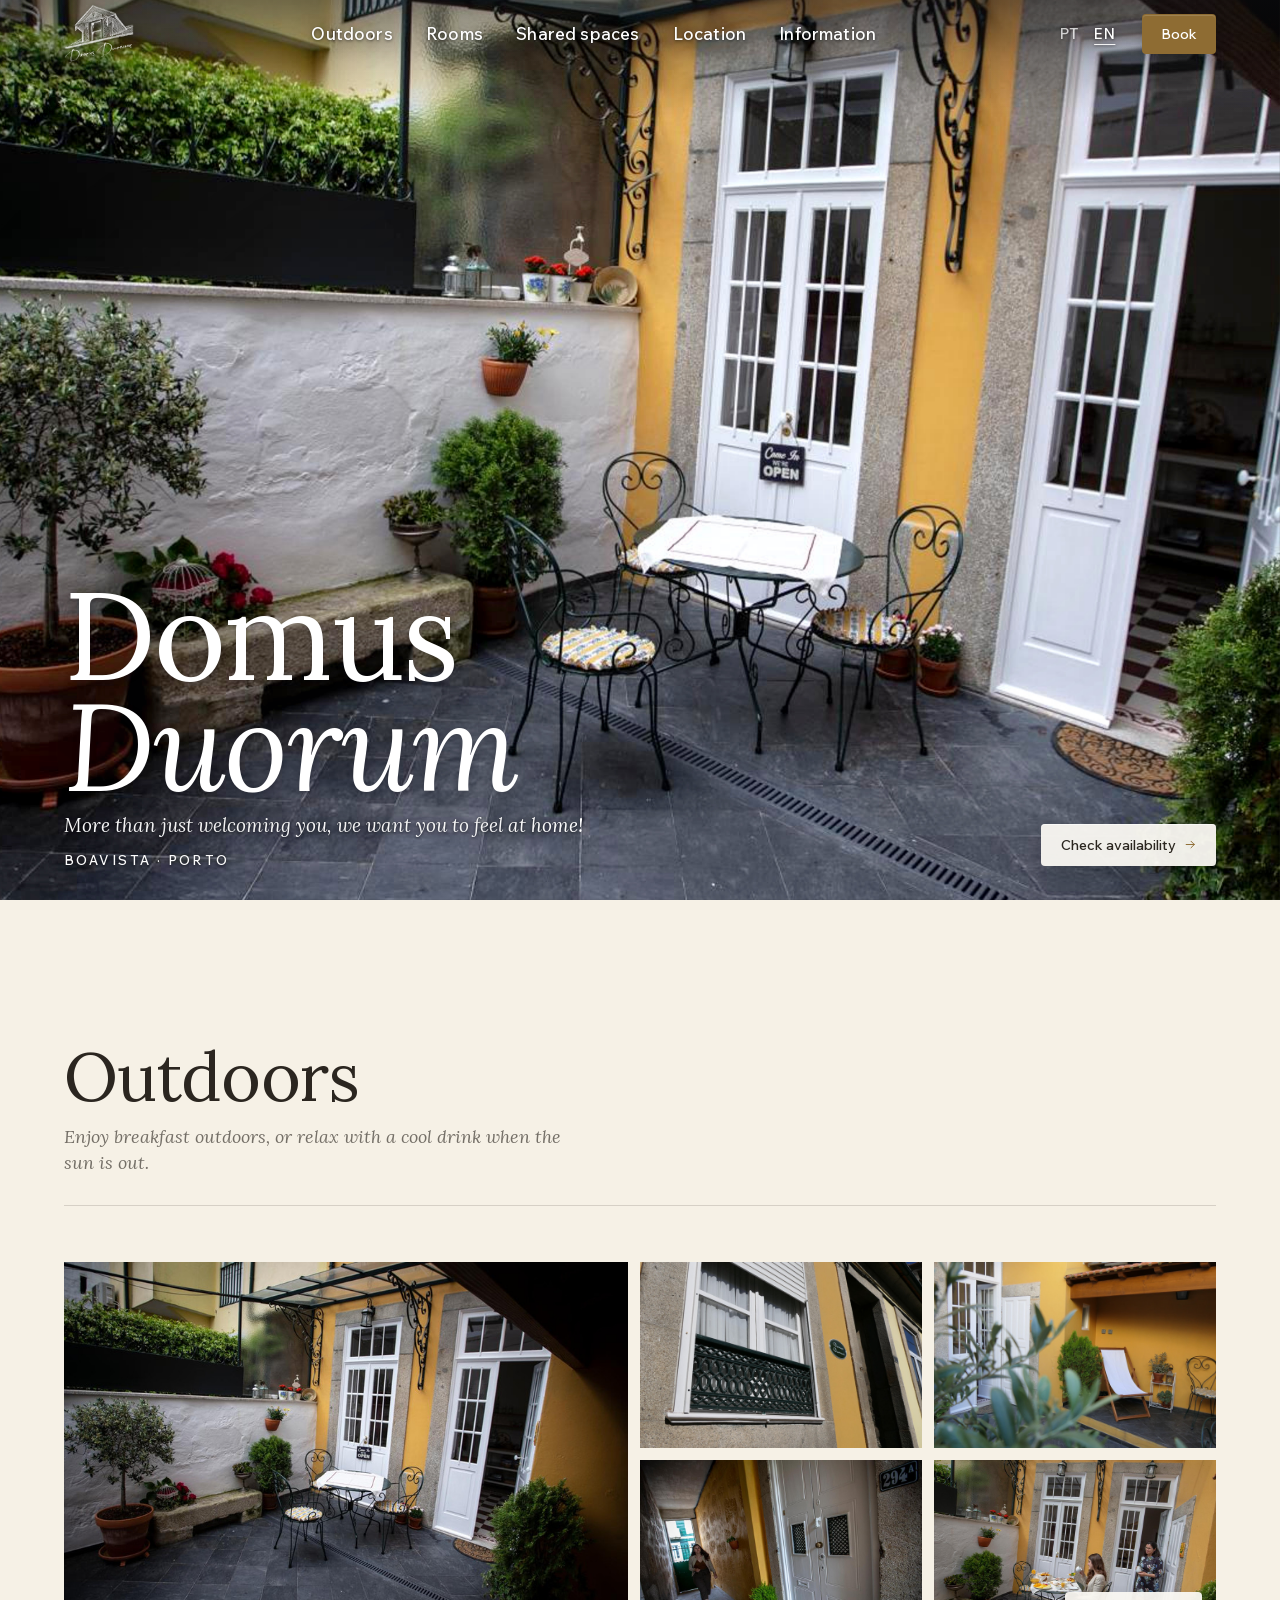
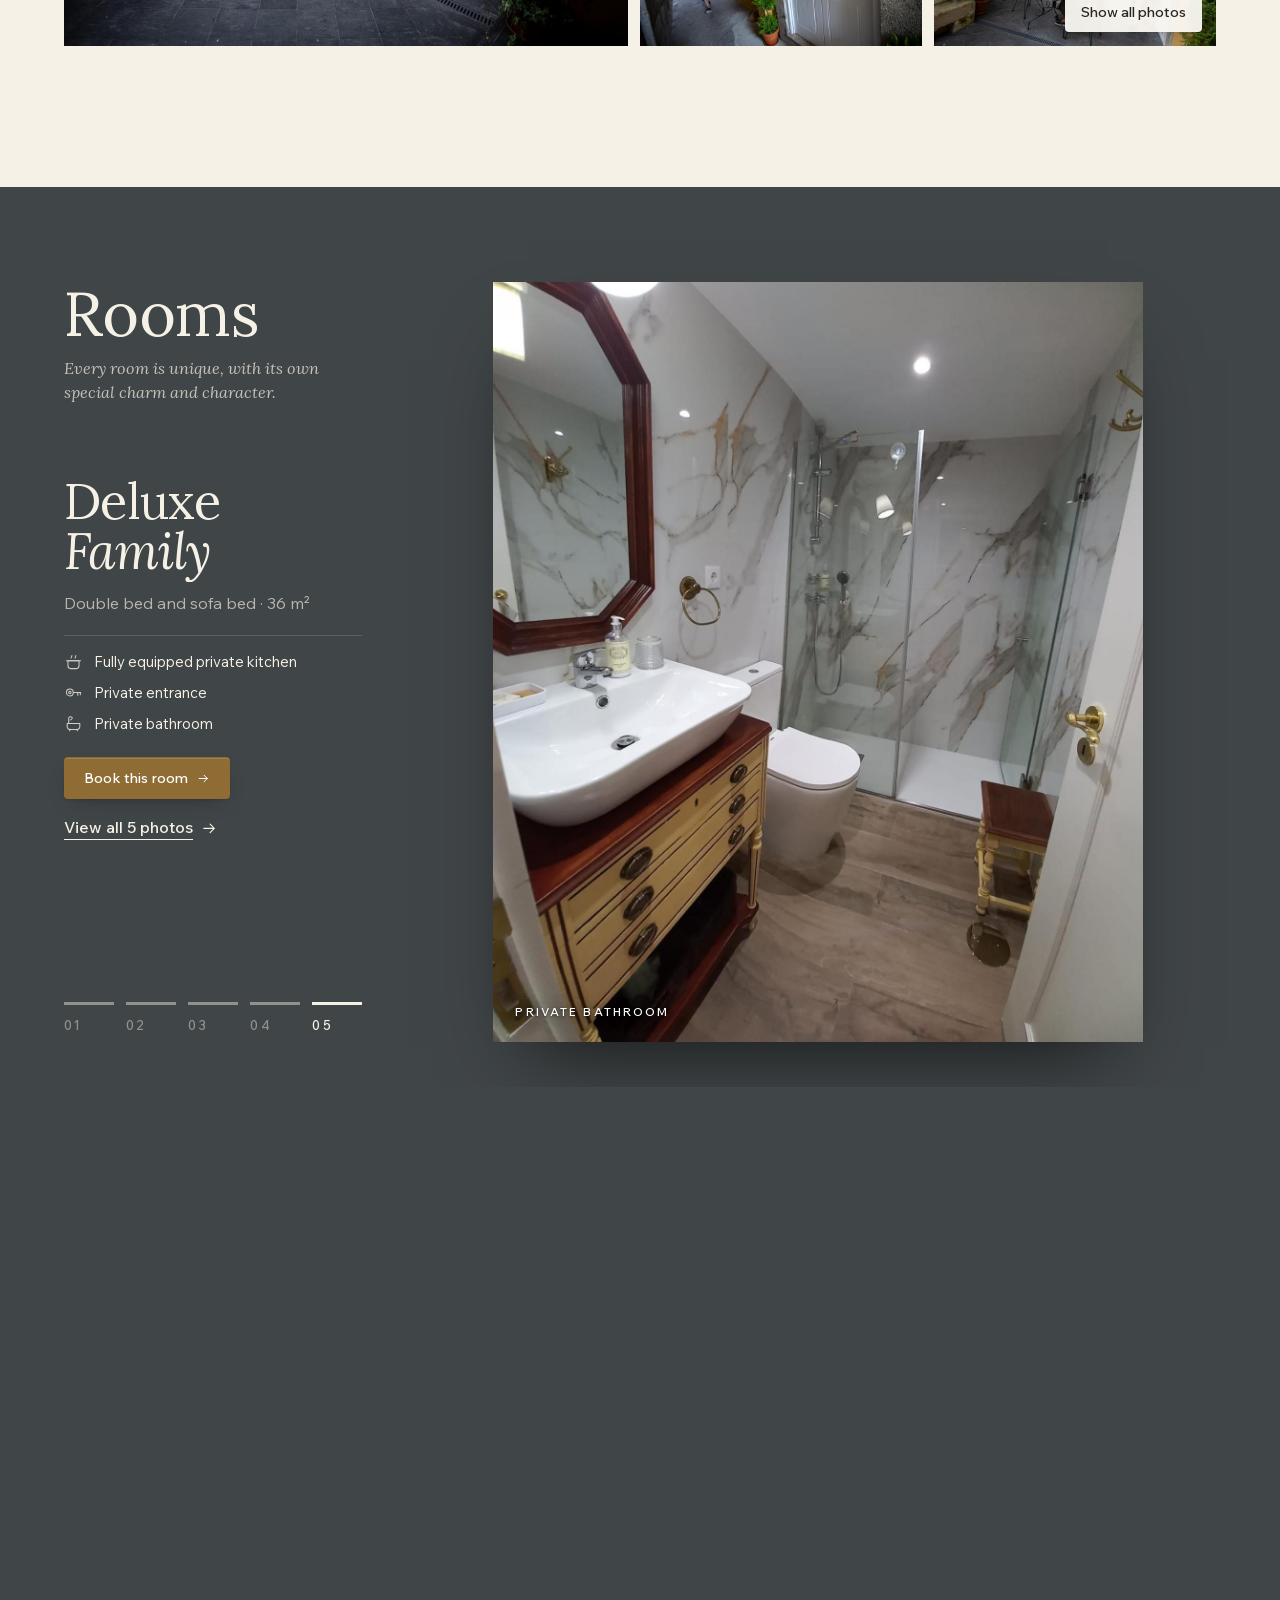
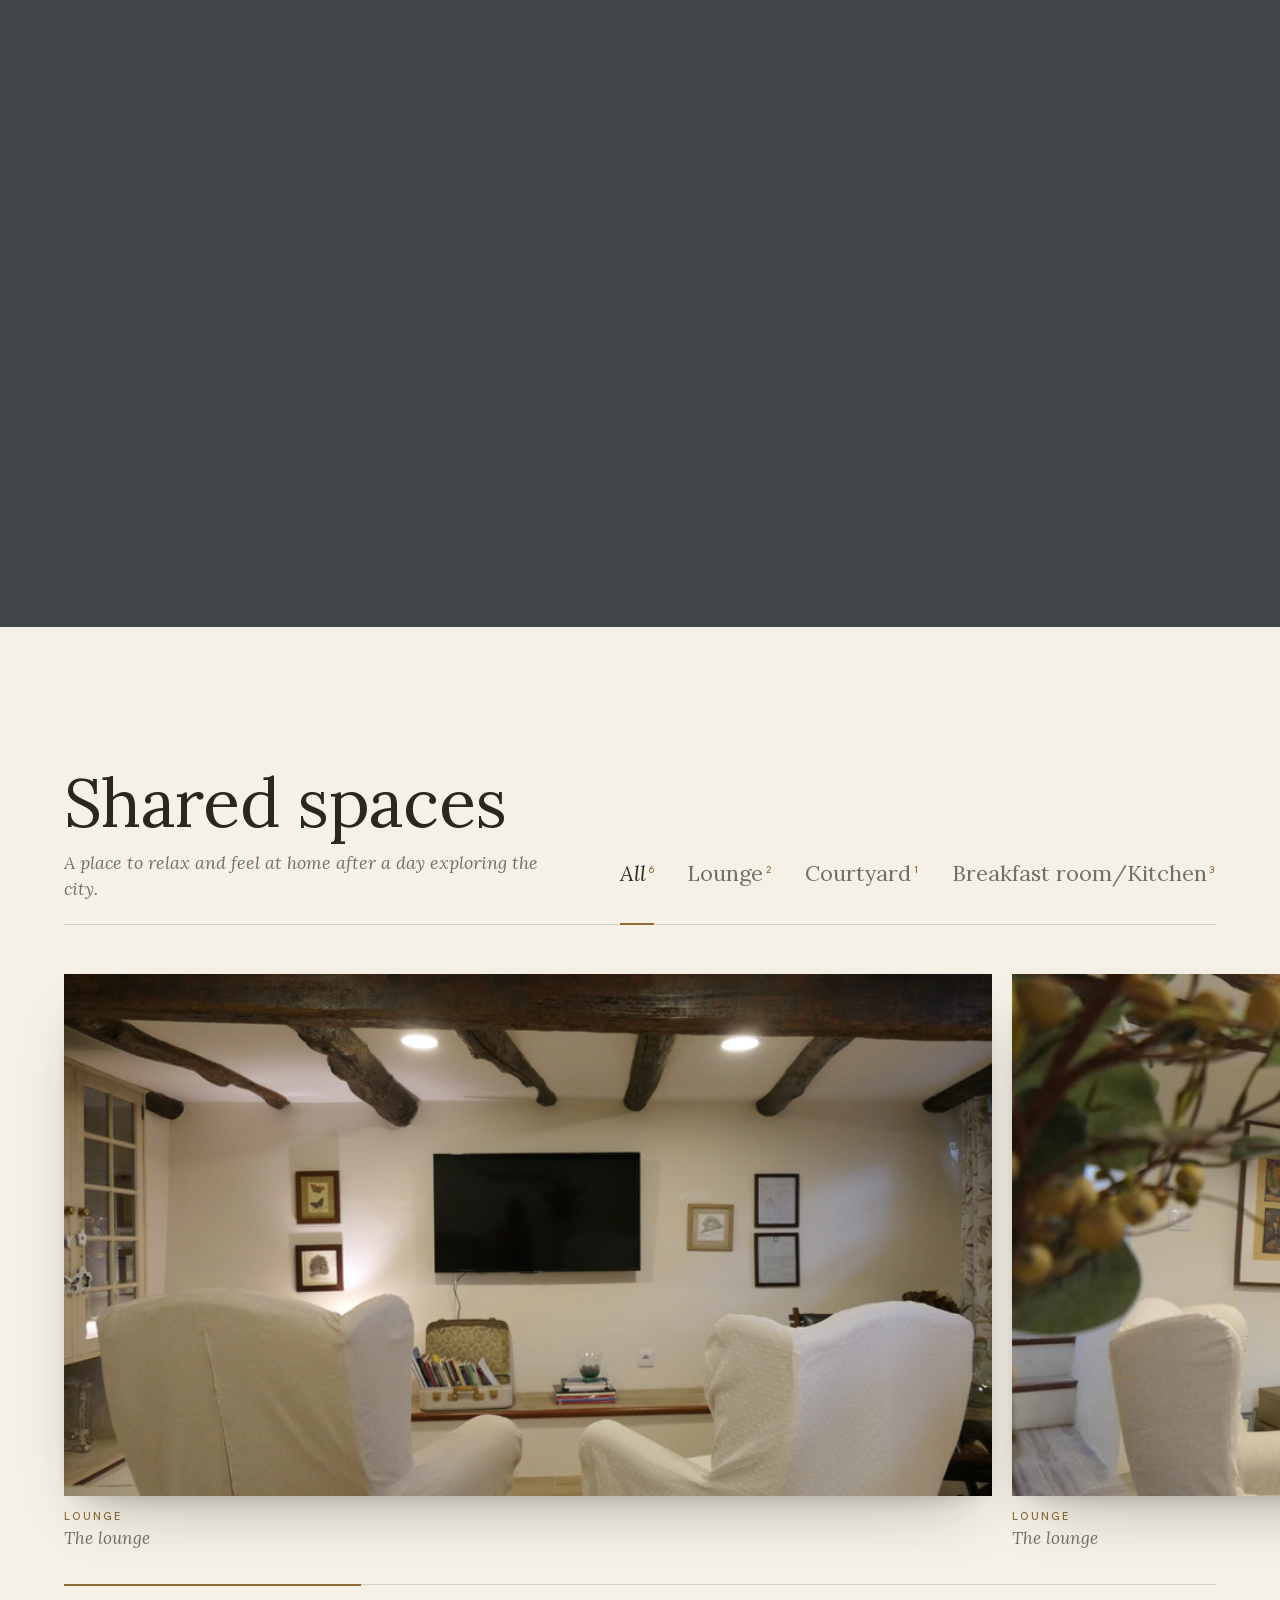
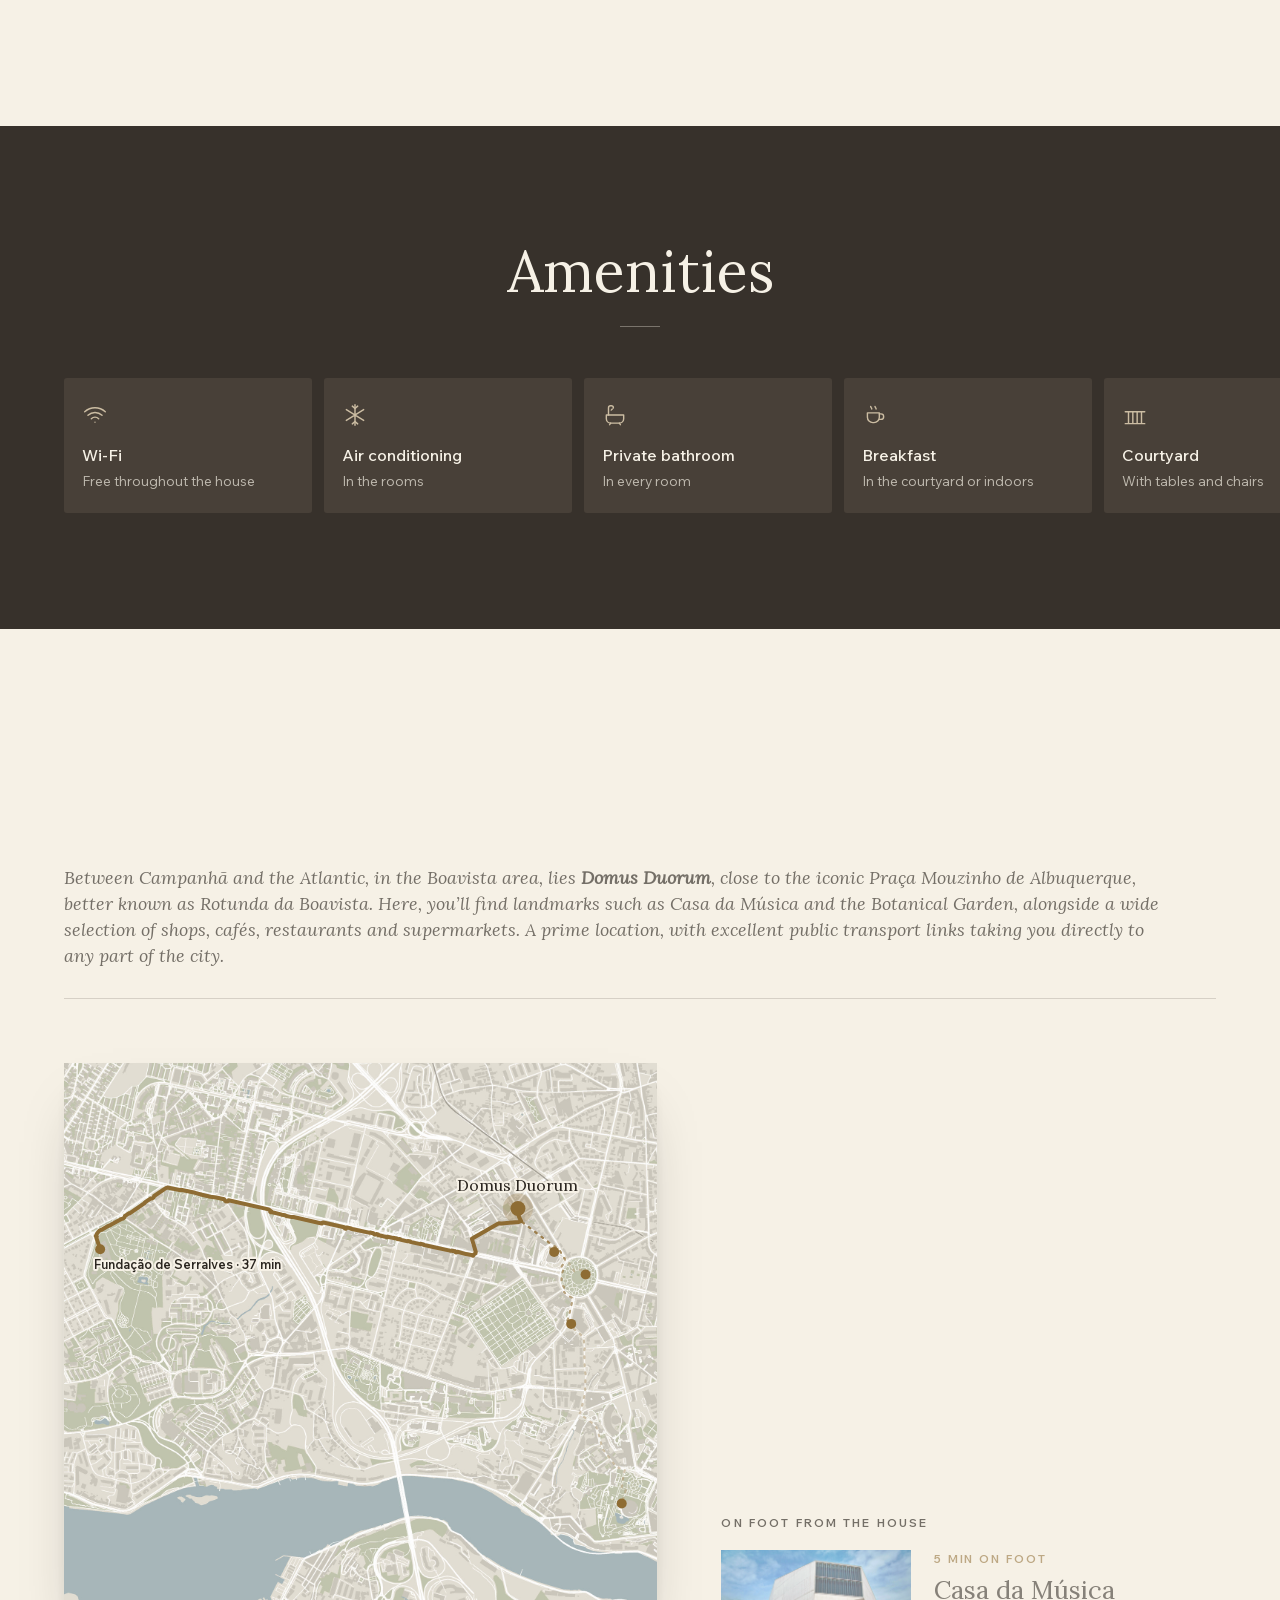
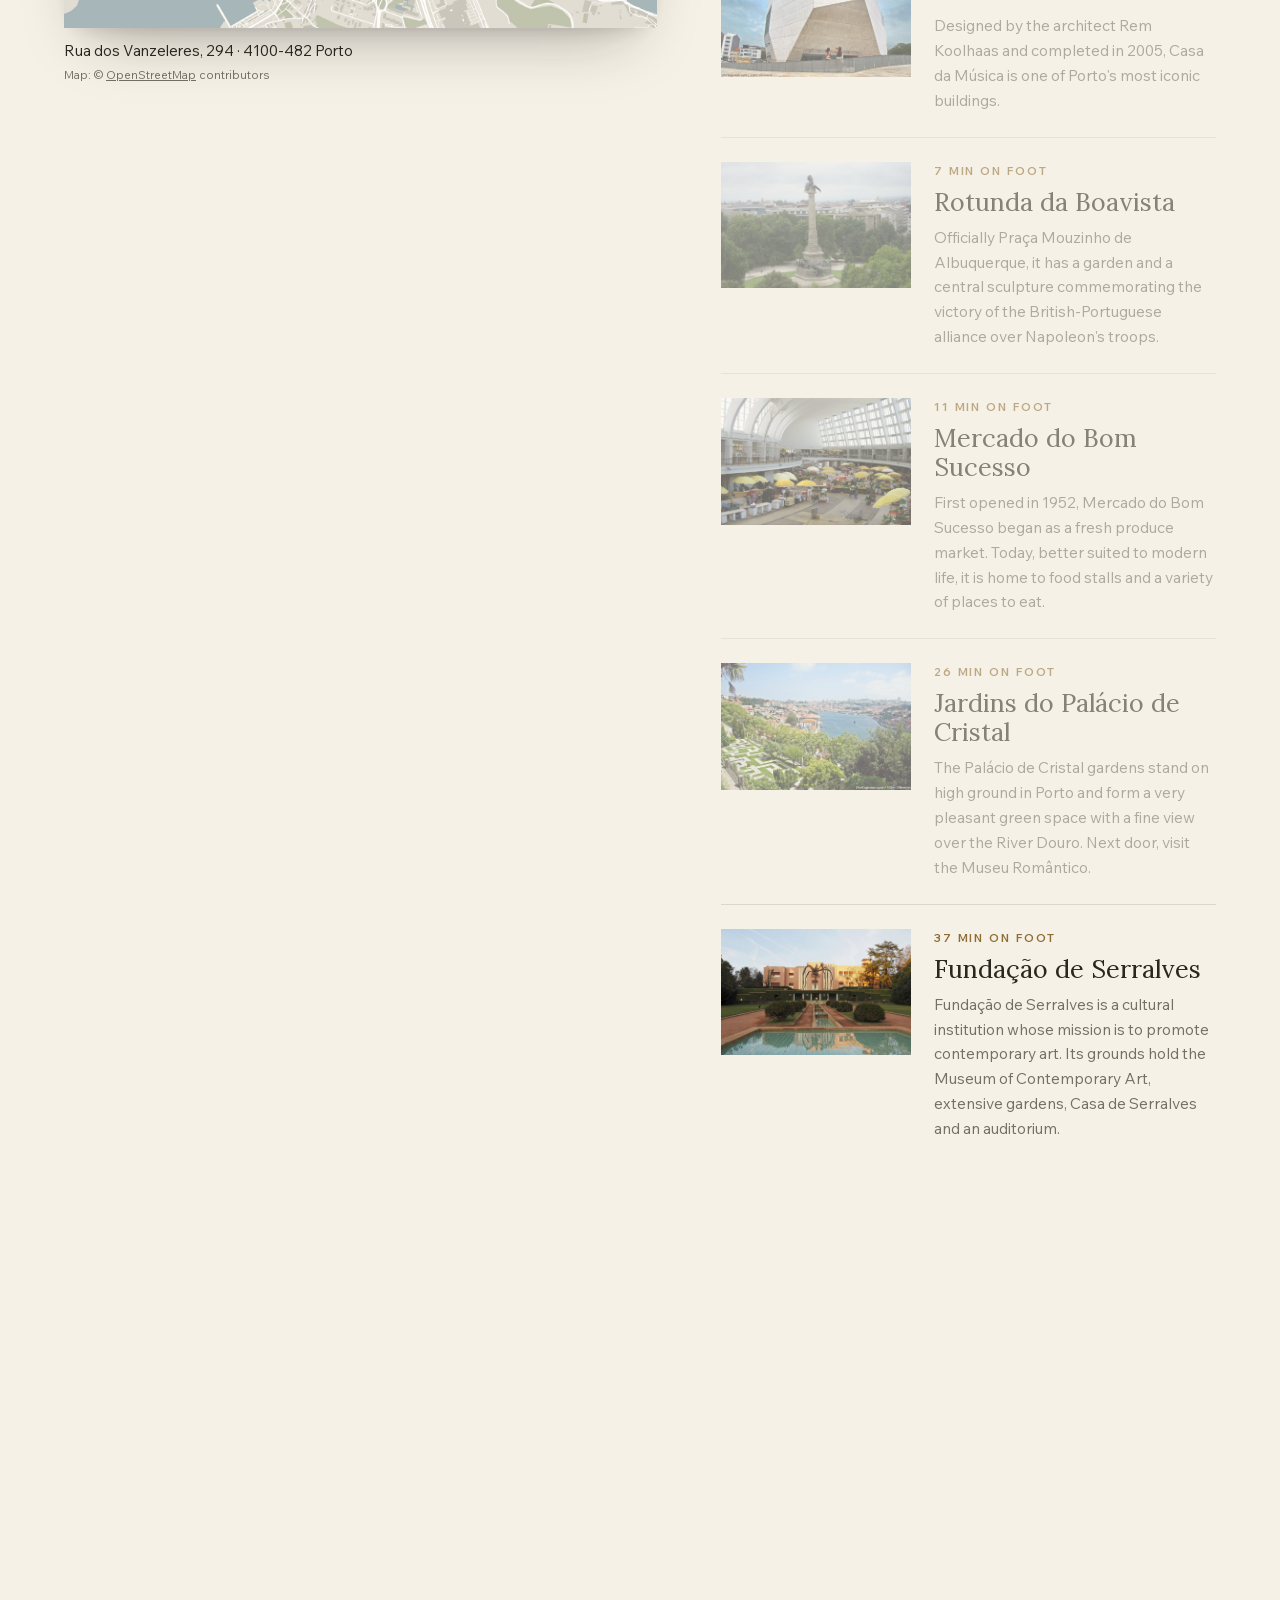
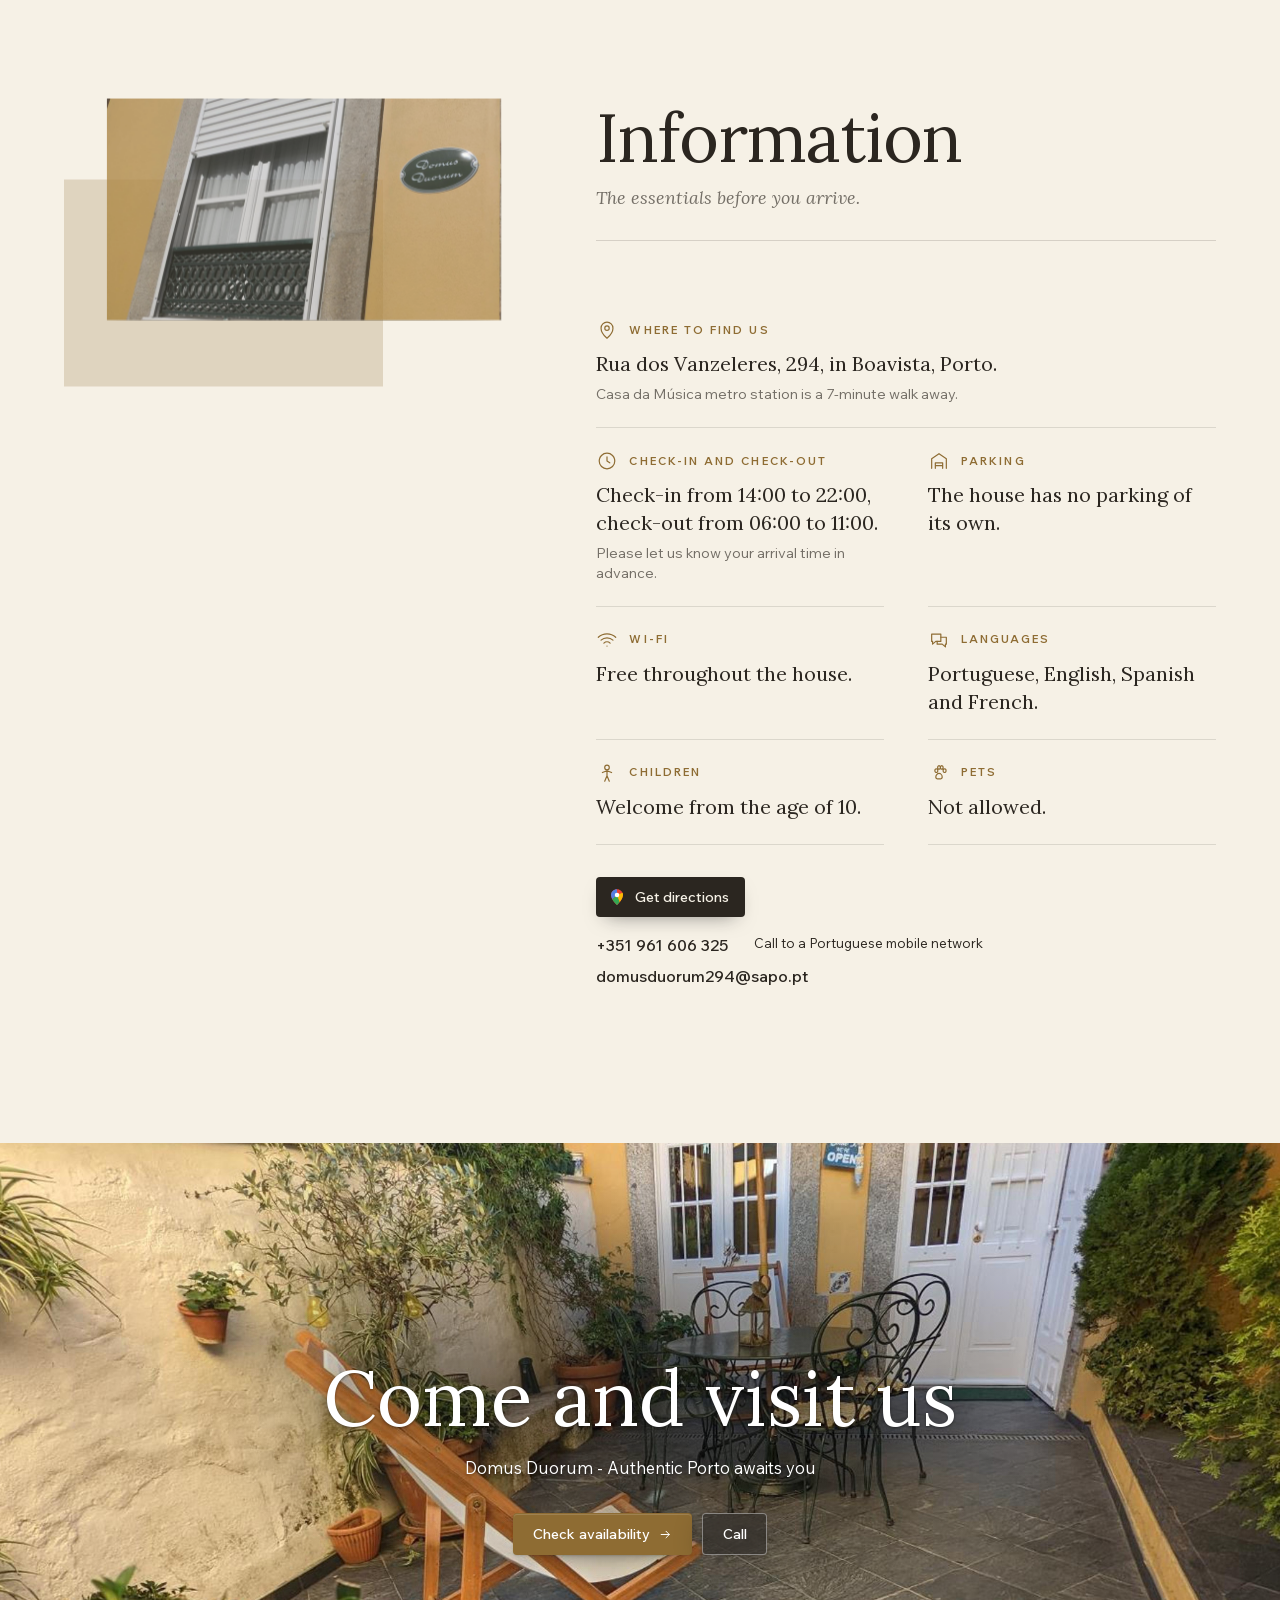
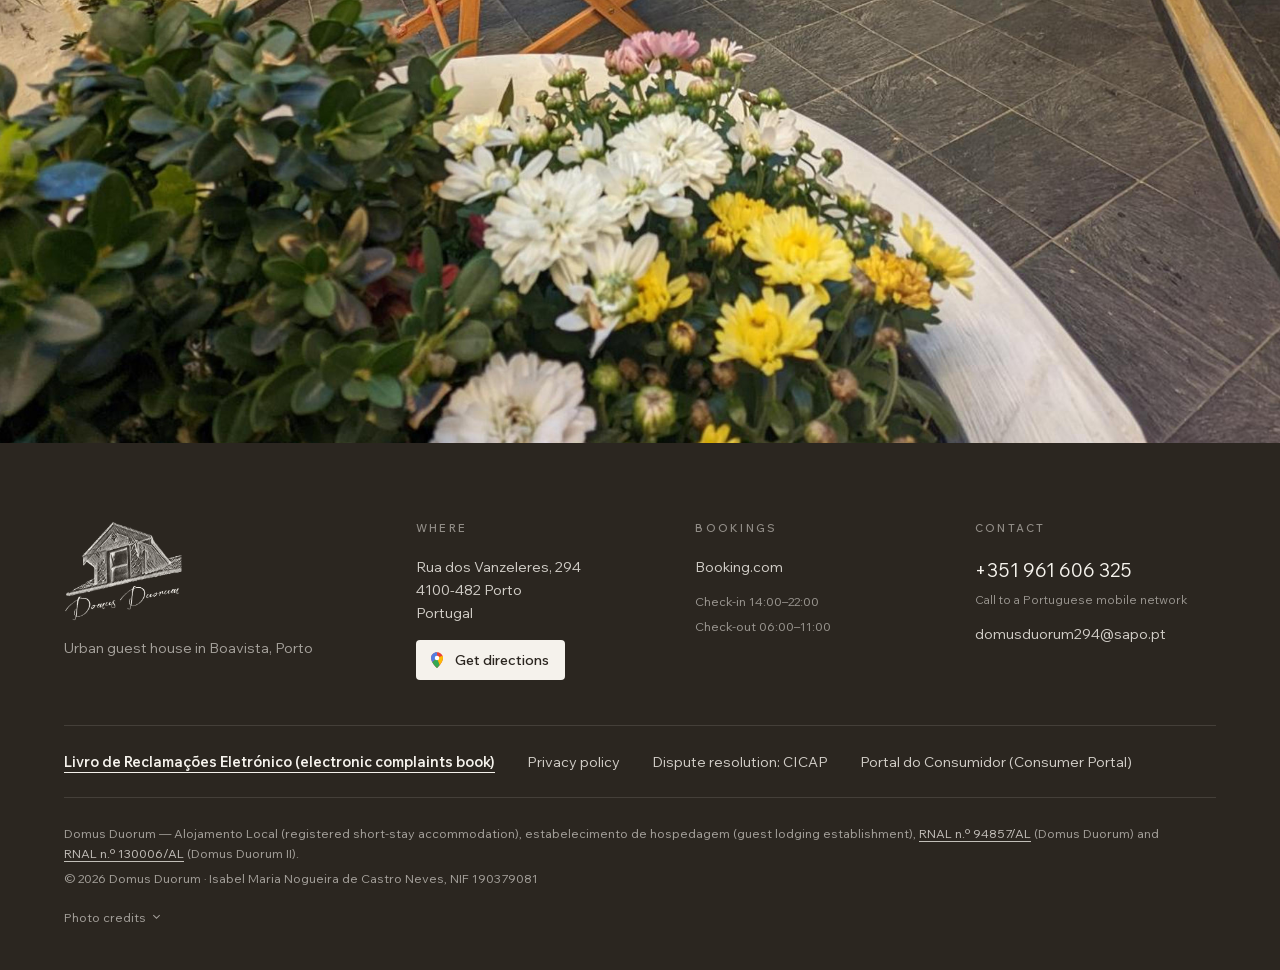
<file: en/index.html>
<!doctype html>
<html lang="en-GB">
<head>
<meta charset="utf-8">
<meta name="viewport" content="width=device-width, initial-scale=1">
<title>Domus Duorum — guest house in Boavista, Porto</title>
<meta name="description" content="Alojamento Local (registered short-stay accommodation) in a house from around 1891 in Boavista, Porto, with breakfast served in the courtyard. A 7-minute walk from Casa da Música metro station.">
<meta property="og:title" content="Domus Duorum — Boavista · Porto">
<meta property="og:description" content="A house from around 1891 in Boavista, Porto, with a courtyard and freshly made breakfast.">
<meta property="og:locale" content="en_GB">
<meta property="og:image" content="https://domusduorumporto.com/assets/img/hero-1400.jpg">
<link rel="canonical" href="https://domusduorumporto.com/en/">
<link rel="alternate" hreflang="pt-PT" href="https://domusduorumporto.com/">
<link rel="alternate" hreflang="en-GB" href="https://domusduorumporto.com/en/">
<link rel="alternate" hreflang="x-default" href="https://domusduorumporto.com/">
<meta property="og:url" content="https://domusduorumporto.com/en/">
<meta name="theme-color" content="#f6f1e6">
<link rel="icon" href="data:image/svg+xml,%3Csvg xmlns='http://www.w3.org/2000/svg' viewBox='0 0 32 32'%3E%3Crect width='32' height='32' rx='6' fill='%232b2620'/%3E%3Ctext x='16' y='22' font-family='Georgia' font-size='17' fill='%23f6f1e6' text-anchor='middle'%3ED%3C/text%3E%3C/svg%3E">
<link rel="stylesheet" href="../assets/fontes.css">
<link rel="preload" as="image" href="../assets/img/hero.jpg" media="(min-width: 761px)">
<link rel="stylesheet" href="../assets/base.css">
<link rel="stylesheet" href="../assets/tema.css">
<script>document.documentElement.classList.add('anima');</script>
<script type="application/ld+json">
{"@context": "https://schema.org", "@type": "LodgingBusiness", "name": "Domus Duorum", "address": {"@type": "PostalAddress", "streetAddress": "Rua dos Vanzeleres, 294", "addressLocality": "Boavista, Porto", "addressCountry": "PT"}, "geo": {"@type": "GeoCoordinates", "latitude": 41.16120703, "longitude": -8.63300713}, "sameAs": ["https://www.booking.com/hotel/pt/domus-duorum.en-gb.html"], "telephone": "+351 961 606 325"}
</script>
</head>
<body class="proposta-a">

<a class="saltar" href="#conteudo">Skip to content</a>

<header class="topo" id="topo">
  <a class="topo__marca" href="#inicio" aria-label="Domus Duorum, home">Domus Duorum</a>
  <nav class="topo__nav" aria-label="Sections">
    <a href="#exterior">Outdoors</a>
    <a href="#quartos">Rooms</a>
    <a href="#interior">Shared spaces</a>
    <a href="#regiao">Location</a>
    <a href="#informacoes">Information</a>
  </nav>
  <div class="topo__fim">
    <nav class="topo__linguas" aria-label="Language"><a hreflang="pt-PT" href="../index.html" aria-label="Português">PT</a><a hreflang="en-GB" href="index.html" aria-label="English" aria-current="page">EN</a></nav>
    <a class="botao botao--topo" href="#reservar">Book</a>
  </div>
</header>

<main id="conteudo">

<section class="hero hero--baixo" id="inicio" aria-labelledby="hero-titulo" style="--hero-tam:min(9.6vw, 14.6svh);--hero-tam-tm:15.5vw;--hero-foco:50% 60%;--hero-fundo:#3a3a36">
  <picture class="hero__foto">
    <img src="../assets/img/hero.jpg" alt="The courtyard of the house, with an iron table and chairs by the white doors of the lounge and a potted olive tree" width="2700" height="1543" fetchpriority="high">
  </picture>
  <div class="hero__ecra">
    <div class="hero__texto">
      <h1 class="hero__titulo" id="hero-titulo" aria-label="Domus Duorum"><span>Domus</span><span>Duorum</span></h1>
      <p class="hero__frase"><span>More than just welcoming you,</span> <span>we want you to feel at home!</span></p>
      <p class="hero__onde">Boavista · Porto</p>
    </div>
    <a class="hero__reservar" href="#reservar">Check availability</a>
  </div>
</section>

<section class="seccao" id="exterior" aria-labelledby="ext-titulo">
  <div class="largura">
    <header class="cabeca">
      <h2 class="titulo" id="ext-titulo" data-palavras>Outdoors</h2>
      <p class="cabeca__frase">Enjoy breakfast outdoors, or relax with a cool drink when the sun is out.</p>
    </header>
    <div class="mosaico" data-entra>
      <button type="button" data-visor="exterior" data-indice="0" aria-label="View full size: The courtyard door"><img src="../assets/img/patio-entrada-1400.jpg" srcset="../assets/img/patio-entrada-800.jpg 800w, ../assets/img/patio-entrada-1400.jpg 1400w, ../assets/img/patio-entrada-2000.jpg 2000w, ../assets/img/patio-entrada.jpg 3000w" sizes="(max-width: 1000px) 92vw, 50vw" alt="The slate-paved courtyard with an iron table, a potted olive tree and white glazed doors in the yellow wall" width="3000" height="2000" loading="lazy" decoding="async"></button>
      <button type="button" data-visor="exterior" data-indice="5" aria-label="View full size: Granite window with a green railing and the Domus Duorum plaque on the yellow façade, next to the door of number 294"><img src="../assets/img/ext-placa-800.jpg" srcset="../assets/img/ext-placa-800.jpg 800w, ../assets/img/ext-placa.jpg 1600w" sizes="(max-width: 1000px) 92vw, 24vw" alt="Granite window with a green railing and the Domus Duorum plaque on the yellow façade, next to the door of number 294" width="1600" height="900" loading="lazy" decoding="async"></button>
      <button type="button" data-visor="exterior" data-indice="6" aria-label="View full size: The courtyard"><img src="../assets/img/ext-espreguicadeira-800.jpg" srcset="../assets/img/ext-espreguicadeira-800.jpg 800w, ../assets/img/ext-espreguicadeira.jpg 1600w" sizes="(max-width: 1000px) 92vw, 24vw" alt="Covered corner of the yellow courtyard with a canvas deckchair, plant pots and an iron chair, by the white doors" width="1600" height="900" loading="lazy" decoding="async"></button>
      <button type="button" data-visor="exterior" data-indice="4" aria-label="View full size: The entrance"><img src="../assets/img/entrada-1400.jpg" srcset="../assets/img/entrada-800.jpg 800w, ../assets/img/entrada-1400.jpg 1400w, ../assets/img/entrada-2000.jpg 2000w, ../assets/img/entrada.jpg 3000w" sizes="(max-width: 1000px) 92vw, 24vw" alt="The yellow-walled entrance passage leading to the white door, 294-A" width="3000" height="2000" loading="lazy" decoding="async"></button>
      <button type="button" data-visor="exterior" data-indice="2" aria-label="View full size: Breakfast in the courtyard"><img src="../assets/img/pa-1-1400.jpg" srcset="../assets/img/pa-1-800.jpg 800w, ../assets/img/pa-1-1400.jpg 1400w, ../assets/img/pa-1-2000.jpg 2000w, ../assets/img/pa-1.jpg 3000w" sizes="(max-width: 1000px) 92vw, 24vw" alt="Breakfast served at a courtyard table, with a guest seated and the white doors open" width="3000" height="2000" loading="lazy" decoding="async"></button>
      <button type="button" class="mosaico__todas" data-visor="exterior" data-indice="0">Show all photos</button>
    </div>
  </div>
</section>

<section class="quartos" id="quartos" aria-labelledby="quartos-titulo">
  <div class="qp" data-qp style="--n:11">
    <div class="qp__palco">
      <div class="qp__lado">
        <div class="qp__cabeca"><h2 class="qp__titulo" id="quartos-titulo">Rooms</h2>
        <p class="qp__frase">Every room is unique, with its own special charm and character.</p></div>
        <div class="qp__textos" aria-live="polite">
          <article class="qp__quarto ativo">
            <h3 class="qp__nome"><span><span>Double</span></span><span><span>Room</span></span></h3>
            <p class="qp__camas">Large double bed or two single beds · 14 m²</p>
            <ul class="qp__itens"><li><svg viewBox="0 0 24 24" aria-hidden="true"><path d="M4 12h16v3.5a4 4 0 0 1-4 4H8a4 4 0 0 1-4-4z"/><path d="M6 12V5.5A2 2 0 0 1 8 3.5h.5a2 2 0 0 1 2 2"/><path d="M8.5 7.5l1-1M7 21l1-1.6M17 21l-1-1.6"/></svg><span>Private bathroom</span></li><li><svg viewBox="0 0 24 24" aria-hidden="true"><path d="M2.5 18l5.5-7 4 5 3-3.5 6.5 5.5"/><circle cx="16.5" cy="7" r="2"/><path d="M2.5 20.5h19"/></svg><span>View of the inner courtyard</span></li><li><svg viewBox="0 0 24 24" aria-hidden="true"><path d="M12 2.5v19M4 7l16 10M20 7L4 17"/><path d="M9.5 3.8L12 6l2.5-2.2M9.5 20.2L12 18l2.5 2.2"/></svg><span>Air conditioning</span></li></ul>
            <div class="qp__acoes"><a class="botao botao--seta qp__reservar" href="https://www.booking.com/hotel/pt/domus-duorum.en-gb.html#RD503768602" target="_blank" rel="noopener">Book this room</a><button type="button" class="qp__ver" data-visor="q1" data-indice="0">View all 3 photos <svg viewBox="0 0 24 24" aria-hidden="true"><path d="M4 12h15M13 6l6 6-6 6"/></svg></button></div>
          </article>
          <article class="qp__quarto">
            <h3 class="qp__nome"><span><span>Twin</span></span><span><span>Room</span></span></h3>
            <p class="qp__camas">Two single beds · 12 m²</p>
            <ul class="qp__itens"><li><svg viewBox="0 0 24 24" aria-hidden="true"><path d="M4 12h16v3.5a4 4 0 0 1-4 4H8a4 4 0 0 1-4-4z"/><path d="M6 12V5.5A2 2 0 0 1 8 3.5h.5a2 2 0 0 1 2 2"/><path d="M8.5 7.5l1-1M7 21l1-1.6M17 21l-1-1.6"/></svg><span>Private bathroom</span></li><li><svg viewBox="0 0 24 24" aria-hidden="true"><path d="M2.5 18l5.5-7 4 5 3-3.5 6.5 5.5"/><circle cx="16.5" cy="7" r="2"/><path d="M2.5 20.5h19"/></svg><span>City view</span></li><li><svg viewBox="0 0 24 24" aria-hidden="true"><path d="M12 2.5v19M4 7l16 10M20 7L4 17"/><path d="M9.5 3.8L12 6l2.5-2.2M9.5 20.2L12 18l2.5 2.2"/></svg><span>Air conditioning</span></li></ul>
            <div class="qp__acoes"><a class="botao botao--seta qp__reservar" href="https://www.booking.com/hotel/pt/domus-duorum.en-gb.html#RD503768601" target="_blank" rel="noopener">Book this room</a><button type="button" class="qp__ver" data-visor="q2" data-indice="0">View all 3 photos <svg viewBox="0 0 24 24" aria-hidden="true"><path d="M4 12h15M13 6l6 6-6 6"/></svg></button></div>
          </article>
          <article class="qp__quarto">
            <h3 class="qp__nome"><span><span>Double</span></span><span><span>Room</span></span></h3>
            <p class="qp__camas">Double bed · 13 m²</p>
            <ul class="qp__itens"><li><svg viewBox="0 0 24 24" aria-hidden="true"><path d="M4 12h16v3.5a4 4 0 0 1-4 4H8a4 4 0 0 1-4-4z"/><path d="M6 12V5.5A2 2 0 0 1 8 3.5h.5a2 2 0 0 1 2 2"/><path d="M8.5 7.5l1-1M7 21l1-1.6M17 21l-1-1.6"/></svg><span>Private bathroom</span></li><li><svg viewBox="0 0 24 24" aria-hidden="true"><circle cx="7.4" cy="12" r="4.3"/><circle cx="7.4" cy="12" r="1.5"/><path d="M11.7 12h9.5"/><path d="M17.4 12v3.4M20.6 12v2.8"/></svg><span>Private entrance and balcony</span></li><li><svg viewBox="0 0 24 24" aria-hidden="true"><path d="M12 2.5v19M4 7l16 10M20 7L4 17"/><path d="M9.5 3.8L12 6l2.5-2.2M9.5 20.2L12 18l2.5 2.2"/></svg><span>Air conditioning</span></li></ul>
            <div class="qp__acoes"><a class="botao botao--seta qp__reservar" href="https://www.booking.com/hotel/pt/domus-duorum.en-gb.html#RD503768605" target="_blank" rel="noopener">Book this room</a><button type="button" class="qp__ver" data-visor="q3" data-indice="0">View all 4 photos <svg viewBox="0 0 24 24" aria-hidden="true"><path d="M4 12h15M13 6l6 6-6 6"/></svg></button></div>
          </article>
          <article class="qp__quarto">
            <h3 class="qp__nome"><span><span>Superior</span></span><span><span>Double or Twin</span></span></h3>
            <p class="qp__camas">Extra-large double bed or two single beds · 15 m²</p>
            <ul class="qp__itens"><li><svg viewBox="0 0 24 24" aria-hidden="true"><path d="M4 12h16v3.5a4 4 0 0 1-4 4H8a4 4 0 0 1-4-4z"/><path d="M6 12V5.5A2 2 0 0 1 8 3.5h.5a2 2 0 0 1 2 2"/><path d="M8.5 7.5l1-1M7 21l1-1.6M17 21l-1-1.6"/></svg><span>Private bathroom</span></li><li><svg viewBox="0 0 24 24" aria-hidden="true"><path d="M2.5 18l5.5-7 4 5 3-3.5 6.5 5.5"/><circle cx="16.5" cy="7" r="2"/><path d="M2.5 20.5h19"/></svg><span>City view</span></li><li><svg viewBox="0 0 24 24" aria-hidden="true"><path d="M12 2.5v19M4 7l16 10M20 7L4 17"/><path d="M9.5 3.8L12 6l2.5-2.2M9.5 20.2L12 18l2.5 2.2"/></svg><span>Air conditioning</span></li></ul>
            <div class="qp__acoes"><a class="botao botao--seta qp__reservar" href="https://www.booking.com/hotel/pt/domus-duorum.en-gb.html#RD503768603" target="_blank" rel="noopener">Book this room</a><button type="button" class="qp__ver" data-visor="q4" data-indice="0">View all 4 photos <svg viewBox="0 0 24 24" aria-hidden="true"><path d="M4 12h15M13 6l6 6-6 6"/></svg></button></div>
          </article>
          <article class="qp__quarto">
            <h3 class="qp__nome"><span><span>Deluxe</span></span><span><span>Family</span></span></h3>
            <p class="qp__camas">Double bed and sofa bed · 36 m²</p>
            <ul class="qp__itens"><li><svg viewBox="0 0 24 24" aria-hidden="true"><path d="M5 11h14v6.5A3.5 3.5 0 0 1 15.5 21h-7A3.5 3.5 0 0 1 5 17.5z"/><path d="M3 11h18M9 7.5c0-1.5 1-1.5 1-3M14 7.5c0-1.5 1-1.5 1-3"/></svg><span>Fully equipped private kitchen</span></li><li><svg viewBox="0 0 24 24" aria-hidden="true"><circle cx="7.4" cy="12" r="4.3"/><circle cx="7.4" cy="12" r="1.5"/><path d="M11.7 12h9.5"/><path d="M17.4 12v3.4M20.6 12v2.8"/></svg><span>Private entrance</span></li><li><svg viewBox="0 0 24 24" aria-hidden="true"><path d="M4 12h16v3.5a4 4 0 0 1-4 4H8a4 4 0 0 1-4-4z"/><path d="M6 12V5.5A2 2 0 0 1 8 3.5h.5a2 2 0 0 1 2 2"/><path d="M8.5 7.5l1-1M7 21l1-1.6M17 21l-1-1.6"/></svg><span>Private bathroom</span></li></ul>
            <div class="qp__acoes"><a class="botao botao--seta qp__reservar" href="https://www.booking.com/hotel/pt/domus-duorum.en-gb.html#RD503768604" target="_blank" rel="noopener">Book this room</a><button type="button" class="qp__ver" data-visor="q5" data-indice="0">View all 5 photos <svg viewBox="0 0 24 24" aria-hidden="true"><path d="M4 12h15M13 6l6 6-6 6"/></svg></button></div>
          </article>
        </div>
        <ol class="qp__linha" style="--m:5" aria-label="Choose a room">
          <li><button type="button" aria-pressed="true" aria-label="Double Room"><span class="qp__traco" aria-hidden="true"><span></span></span><b>01</b></button></li>
          <li><button type="button" aria-pressed="false" aria-label="Twin Room"><span class="qp__traco" aria-hidden="true"><span></span></span><b>02</b></button></li>
          <li><button type="button" aria-pressed="false" aria-label="Double Room"><span class="qp__traco" aria-hidden="true"><span></span></span><b>03</b></button></li>
          <li><button type="button" aria-pressed="false" aria-label="Superior Double or Twin"><span class="qp__traco" aria-hidden="true"><span></span></span><b>04</b></button></li>
          <li><button type="button" aria-pressed="false" aria-label="Deluxe Family"><span class="qp__traco" aria-hidden="true"><span></span></span><b>05</b></button></li>
        </ol>
      </div>
      <div class="qp__coluna">
        <div class="qp__moldura" role="button" tabindex="0" data-visor="q1" data-indice="0" aria-label="View the photos full size" style="--ar:0.7500;--wmax:1536">
          <figure class="qp__foto ativo" data-q="0" data-serie="q1" data-i="0" data-ar="0.7500" data-w="1536"><img src="../assets/img/q1-cama-800.jpg" srcset="../assets/img/q1-cama-800.jpg 800w, ../assets/img/q1-cama.jpg 1536w" sizes="(max-width: 1000px) 100vw, 64vw" alt="Double bed with a petrol-blue bedspread, lamps and bedside tables" width="1536" height="2048" decoding="async"></figure>
          <figure class="qp__foto" data-q="0" data-serie="q1" data-i="1" data-ar="1.5000" data-w="3000"><img src="../assets/img/q1-wc-1400.jpg" srcset="../assets/img/q1-wc-800.jpg 800w, ../assets/img/q1-wc-1400.jpg 1400w, ../assets/img/q1-wc-2000.jpg 2000w, ../assets/img/q1-wc.jpg 3000w" sizes="(max-width: 1000px) 100vw, 64vw" alt="Bathroom with a glass shower, washbasin and oval mirror" width="3000" height="2000" decoding="async"><span class="qp__nota">Private bathroom</span></figure>
          <figure class="qp__foto" data-q="1" data-serie="q2" data-i="0" data-ar="1.5000" data-w="3000"><img src="../assets/img/q2-cama-1400.jpg" srcset="../assets/img/q2-cama-800.jpg 800w, ../assets/img/q2-cama-1400.jpg 1400w, ../assets/img/q2-cama-2000.jpg 2000w, ../assets/img/q2-cama.jpg 3000w" sizes="(max-width: 1000px) 100vw, 64vw" alt="Blue-grey bed in an attic room, with the bathroom beyond" width="3000" height="2000" decoding="async"><span class="qp__nota">Private bathroom at the far end</span></figure>
          <figure class="qp__foto" data-q="1" data-serie="q2" data-i="1" data-ar="1.5000" data-w="3000"><img src="../assets/img/q2-cadeiroes-1400.jpg" srcset="../assets/img/q2-cadeiroes-800.jpg 800w, ../assets/img/q2-cadeiroes-1400.jpg 1400w, ../assets/img/q2-cadeiroes-2000.jpg 2000w, ../assets/img/q2-cadeiroes.jpg 3000w" sizes="(max-width: 1000px) 100vw, 64vw" alt="Room with two beds and two blue armchairs by the dormer window" width="3000" height="2000" decoding="async"></figure>
          <figure class="qp__foto" data-q="2" data-serie="q3" data-i="0" data-ar="0.9545" data-w="1512"><img src="../assets/img/q3-cama-800.jpg" srcset="../assets/img/q3-cama-800.jpg 800w, ../assets/img/q3-cama.jpg 1512w" sizes="(max-width: 1000px) 100vw, 64vw" alt="Double bed with yellow cushions and a desk beyond" width="1512" height="1584" decoding="async"></figure>
          <figure class="qp__foto" data-q="2" data-serie="q3" data-i="1" data-ar="1.3286" data-w="3000"><img src="../assets/img/q3-wc-1400.jpg" srcset="../assets/img/q3-wc-800.jpg 800w, ../assets/img/q3-wc-1400.jpg 1400w, ../assets/img/q3-wc-2000.jpg 2000w, ../assets/img/q3-wc.jpg 3000w" sizes="(max-width: 1000px) 100vw, 64vw" alt="Marble bathroom with a washbasin set in an antique cabinet and a shower" width="3000" height="2258" decoding="async"><span class="qp__nota">Private bathroom</span></figure>
          <figure class="qp__foto" data-q="3" data-serie="q4" data-i="0" data-ar="1.5000" data-w="3000"><img src="../assets/img/q4-cama-1400.jpg" srcset="../assets/img/q4-cama-800.jpg 800w, ../assets/img/q4-cama-1400.jpg 1400w, ../assets/img/q4-cama-2000.jpg 2000w, ../assets/img/q4-cama.jpg 3000w" sizes="(max-width: 1000px) 100vw, 64vw" alt="Double bed with a white headboard, a tapestry on the wall and warm light" width="3000" height="2000" decoding="async"></figure>
          <figure class="qp__foto" data-q="3" data-serie="q4" data-i="1" data-ar="1.5000" data-w="3000"><img src="../assets/img/q4-wc-1400.jpg" srcset="../assets/img/q4-wc-800.jpg 800w, ../assets/img/q4-wc-1400.jpg 1400w, ../assets/img/q4-wc-2000.jpg 2000w, ../assets/img/q4-wc.jpg 3000w" sizes="(max-width: 1000px) 100vw, 64vw" alt="Bathroom with a bowl washbasin, mirror and glass shower" width="3000" height="2000" decoding="async"><span class="qp__nota">Private bathroom</span></figure>
          <figure class="qp__foto" data-q="4" data-serie="q5" data-i="0" data-ar="1.3286" data-w="3000"><img src="../assets/img/q5-cama-1400.jpg" srcset="../assets/img/q5-cama-800.jpg 800w, ../assets/img/q5-cama-1400.jpg 1400w, ../assets/img/q5-cama-2000.jpg 2000w, ../assets/img/q5-cama.jpg 3000w" sizes="(max-width: 1000px) 100vw, 64vw" alt="Loft room with a white-headboard bed and green cushions" width="3000" height="2258" decoding="async"></figure>
          <figure class="qp__foto" data-q="4" data-serie="q5" data-i="1" data-ar="1.3286" data-w="3000"><img src="../assets/img/q5-estar-1400.jpg" srcset="../assets/img/q5-estar-800.jpg 800w, ../assets/img/q5-estar-1400.jpg 1400w, ../assets/img/q5-estar-2000.jpg 2000w, ../assets/img/q5-estar.jpg 3000w" sizes="(max-width: 1000px) 100vw, 64vw" alt="Sitting area and kitchen with a sofa, a round table and teacups" width="3000" height="2258" decoding="async"><span class="qp__nota">Private kitchen</span></figure>
          <figure class="qp__foto" data-q="4" data-serie="q5" data-i="2" data-ar="0.8543" data-w="1360"><img src="../assets/img/q5-wc-800.jpg" srcset="../assets/img/q5-wc-800.jpg 800w, ../assets/img/q5-wc.jpg 1360w" sizes="(max-width: 1000px) 100vw, 64vw" alt="Marble bathroom with a glass shower and a washbasin set in an antique cabinet" width="1360" height="1592" decoding="async"><span class="qp__nota">Private bathroom</span></figure>
        </div>
      </div>
    </div>
  </div>
</section>

<section class="fotos" id="interior" aria-labelledby="int-titulo">
  <div class="fotos__cabeca largura">
    <div>
      <h2 class="titulo" id="int-titulo" data-palavras>Shared spaces</h2>
      <p class="cabeca__frase">A place to relax and feel at home after a day exploring the city.</p>
    </div>
    <div class="separadores" role="tablist" aria-label="Choose a space">
      <button type="button" role="tab" aria-selected="true" data-div="tudo">All<sup>6</sup></button>
      <button type="button" role="tab" aria-selected="false" data-div="sala">Lounge<sup>2</sup></button>
      <button type="button" role="tab" aria-selected="false" data-div="patio">Courtyard<sup>1</sup></button>
      <button type="button" role="tab" aria-selected="false" data-div="pequeno" data-frase="Enjoy a delicious and varied breakfast, thoughtfully prepared to suit your preferences.">Breakfast room/Kitchen<sup>3</sup></button>
      <i class="separadores__filete" aria-hidden="true"></i>
    </div>
  </div>
  <div class="galeria" data-entra>
    <ul class="galeria__fila" aria-label="Photos">
      <li class="gf" data-div="sala" style="--ar:1.7778;--wmax:1600;--k:0">
        <button type="button" class="gf__foto" data-visor="sala" data-indice="0" aria-label="View full size: The lounge"><img src="../assets/img/sala-vigas-800.jpg" srcset="../assets/img/sala-vigas-800.jpg 800w, ../assets/img/sala-vigas.jpg 1600w" sizes="(max-width: 760px) 80vw, 46vw" alt="Shared lounge with old wooden beams, two white armchairs, a television and a suitcase of books" width="1600" height="900" loading="lazy" decoding="async"></button>
        <p class="gf__leg"><span>Lounge</span> The lounge</p>
      </li>
      <li class="gf" data-div="sala" style="--ar:1.7773;--wmax:3000;--k:1">
        <button type="button" class="gf__foto" data-visor="sala" data-indice="1" aria-label="View full size: The lounge"><img src="../assets/img/sala-2-1400.jpg" srcset="../assets/img/sala-2-800.jpg 800w, ../assets/img/sala-2-1400.jpg 1400w, ../assets/img/sala-2-2000.jpg 2000w, ../assets/img/sala-2.jpg 3000w" sizes="(max-width: 760px) 80vw, 46vw" alt="Shared lounge with beams, armchairs and shelves of picture frames" width="3000" height="1688" loading="lazy" decoding="async"></button>
        <p class="gf__leg"><span>Lounge</span> The lounge</p>
      </li>
      <li class="gf" data-div="patio" style="--ar:1.7778;--wmax:1600;--k:2">
        <button type="button" class="gf__foto" data-visor="patio" data-indice="0" aria-label="View full size: A corner in the sun"><img src="../assets/img/patio-porta-800.jpg" srcset="../assets/img/patio-porta-800.jpg 800w, ../assets/img/patio-porta.jpg 1600w" sizes="(max-width: 760px) 80vw, 46vw" alt="Corner of the courtyard with a canvas deckchair and a straw hat, hydrangeas, potted plants and the white glazed doors set in the yellow and granite wall" width="1600" height="900" loading="lazy" decoding="async"></button>
        <p class="gf__leg"><span>Courtyard</span> A corner in the sun</p>
      </li>
      <li class="gf" data-div="pequeno" style="--ar:1.5000;--wmax:3000;--k:3">
        <button type="button" class="gf__foto" data-visor="pequeno" data-indice="0" aria-label="View full size: Breakfast"><img src="../assets/img/pequeno-1-1400.jpg" srcset="../assets/img/pequeno-1-800.jpg 800w, ../assets/img/pequeno-1-1400.jpg 1400w, ../assets/img/pequeno-1-2000.jpg 2000w, ../assets/img/pequeno-1.jpg 3000w" sizes="(max-width: 760px) 80vw, 46vw" alt="A guest having coffee at the breakfast table, with the red dresser behind" width="3000" height="2000" loading="lazy" decoding="async"></button>
        <p class="gf__leg"><span>Breakfast room/Kitchen</span> Breakfast</p>
      </li>
      <li class="gf" data-div="pequeno" style="--ar:1.5009;--wmax:1600;--k:4">
        <button type="button" class="gf__foto" data-visor="pequeno" data-indice="1" aria-label="View full size: At the table"><img src="../assets/img/pequeno-mesa-800.jpg" srcset="../assets/img/pequeno-mesa-800.jpg 800w, ../assets/img/pequeno-mesa.jpg 1600w" sizes="(max-width: 760px) 80vw, 46vw" alt="A guest having coffee by the open shutters, with the breakfast table laid: juice, croissants, cheese, ham and fruit" width="1600" height="1066" loading="lazy" decoding="async"></button>
        <p class="gf__leg"><span>Breakfast room/Kitchen</span> At the table</p>
      </li>
      <li class="gf" data-div="pequeno" style="--ar:0.7500;--wmax:1200;--k:5">
        <button type="button" class="gf__foto" data-visor="pequeno" data-indice="2" aria-label="View full size: The kitchen"><img src="../assets/img/cozinha-800.jpg" srcset="../assets/img/cozinha-800.jpg 800w, ../assets/img/cozinha.jpg 1200w" sizes="(max-width: 760px) 80vw, 46vw" alt="Shared kitchen with white cupboards, burgundy tiles, an oven, a hob and wooden tables" width="1200" height="1600" loading="lazy" decoding="async"></button>
        <p class="gf__leg"><span>Breakfast room/Kitchen</span> The kitchen</p>
      </li>
    </ul>
    <div class="galeria__barra largura" aria-hidden="true"><i></i></div>
  </div>
</section>

<section class="comod" id="comodidades" aria-labelledby="comod-titulo">
  <div class="largura comod__cabeca">
    <h2 class="comod__titulo" id="comod-titulo">Amenities</h2>
  </div>
  <div class="comod__pista" data-comod tabindex="0" role="group" aria-label="Amenities, horizontal list">
    <ul class="comod__lista">
      <li class="comod__item"><svg viewBox="0 0 24 24" aria-hidden="true"><path d="M2.5 9a14 14 0 0 1 19 0M5.5 12.2a9.5 9.5 0 0 1 13 0M8.6 15.4a5 5 0 0 1 6.8 0"/><path d="M12 18.6h.01"/></svg><div><b>Wi-Fi</b><span>Free throughout the house</span></div></li>
      <li class="comod__item"><svg viewBox="0 0 24 24" aria-hidden="true"><path d="M12 2.5v19M4 7l16 10M20 7L4 17"/><path d="M9.5 3.8L12 6l2.5-2.2M9.5 20.2L12 18l2.5 2.2"/></svg><div><b>Air conditioning</b><span>In the rooms</span></div></li>
      <li class="comod__item"><svg viewBox="0 0 24 24" aria-hidden="true"><path d="M4 12h16v3.5a4 4 0 0 1-4 4H8a4 4 0 0 1-4-4z"/><path d="M6 12V5.5A2 2 0 0 1 8 3.5h.5a2 2 0 0 1 2 2"/><path d="M8.5 7.5l1-1M7 21l1-1.6M17 21l-1-1.6"/></svg><div><b>Private bathroom</b><span>In every room</span></div></li>
      <li class="comod__item"><svg viewBox="0 0 24 24" aria-hidden="true"><path d="M5 10h11v4a5 5 0 0 1-5 5h-1a5 5 0 0 1-5-5z"/><path d="M16 11h1.5a2.5 2.5 0 0 1 0 5H16M8 4c0 1.2 1 1.2 1 2.4M12 4c0 1.2 1 1.2 1 2.4"/></svg><div><b>Breakfast</b><span>In the courtyard or indoors</span></div></li>
      <li class="comod__item"><svg viewBox="0 0 24 24" aria-hidden="true"><path d="M3 9h18M3 20h18M6 9v11M10 9v11M14 9v11M18 9v11"/></svg><div><b>Courtyard</b><span>With tables and chairs</span></div></li>
      <li class="comod__item"><svg viewBox="0 0 24 24" aria-hidden="true"><rect x="3" y="5" width="18" height="11.5" rx="1.5"/><path d="M9 20.5h6M12 16.5v4"/></svg><div><b>Shared lounge</b><span>With TV</span></div></li>
      <li class="comod__item"><svg viewBox="0 0 24 24" aria-hidden="true"><rect x="3.5" y="7" width="17" height="10" rx="5"/><path d="M8 10.5v3M6.5 12h3M15.5 11h.01M17.5 13h.01"/></svg><div><b>Board games</b><span>In the shared lounge</span></div></li>
      <li class="comod__item"><svg viewBox="0 0 24 24" aria-hidden="true"><path d="M4 5h7v14H4zM13 5h7v14h-7z"/><path d="M6.5 9h2M15.5 9h2"/></svg><div><b>Books</b><span>In the shared lounge</span></div></li>
      <li class="comod__item"><svg viewBox="0 0 24 24" aria-hidden="true"><path d="M5 11h14v6.5A3.5 3.5 0 0 1 15.5 21h-7A3.5 3.5 0 0 1 5 17.5z"/><path d="M3 11h18M9 7.5c0-1.5 1-1.5 1-3M14 7.5c0-1.5 1-1.5 1-3"/></svg><div><b>Shared kitchen</b><span>For guests</span></div></li>
      <li class="comod__item"><svg viewBox="0 0 24 24" aria-hidden="true"><path d="M6 10h11v6a4 4 0 0 1-4 4h-3a4 4 0 0 1-4-4z"/><path d="M17 11.5h1.5a2.5 2.5 0 0 1 0 5H17M9 7c0-1.2.8-1.2.8-2.6M13 7c0-1.2.8-1.2.8-2.6"/></svg><div><b>Kettle and coffee machine</b><span>In the shared kitchen</span></div></li>
      <li class="comod__item"><svg viewBox="0 0 24 24" aria-hidden="true"><path d="M14 9.5a5 5 0 1 1-5-5h5z"/><path d="M14 4.5h3.5l3 2.5-3 2.5H14M8 14l-1.5 6.5h3"/></svg><div><b>Hairdryer</b><span>Available in every room</span></div></li>
      <li class="comod__item"><svg viewBox="0 0 24 24" aria-hidden="true"><path d="M3.5 8.5h17v9.5h-17z"/><path d="M3.5 12.5h17M7 8.5V6h10v2.5"/></svg><div><b>Bed linen and towels</b><span>Included</span></div></li>
      <li class="comod__item"><svg viewBox="0 0 24 24" aria-hidden="true"><path d="M3 14h13v3.5H3zM18.5 14v3.5M21 14v3.5M18.5 11c0-1.6 2.5-1.6 2.5-3.5"/><path d="M4 4l16 16"/></svg><div><b>No smoking</b><span>Inside the house</span></div></li>
    </ul>
  </div>
</section>

<section class="regiao regiao--carta" id="regiao" aria-labelledby="regiao-titulo">
  <div class="largura">
    <header class="cabeca">
      <h2 class="titulo" id="regiao-titulo" data-palavras>Location</h2>
      <p class="cabeca__frase">Between Campanhã and the Atlantic, in the Boavista area, lies <strong>Domus Duorum</strong>, close to the iconic Praça Mouzinho de Albuquerque, better known as Rotunda da Boavista. Here, you’ll find landmarks such as Casa da Música and the Botanical Garden, alongside a wide selection of shops, cafés, restaurants and supermarkets. A prime location, with excellent public transport links taking you directly to any part of the city.</p>
    </header>
    <div class="carta" data-vistas='{"largo": [0, 0, 1400, 1333], "regiao": [558.96, 1130.23, 416.9, 397.22], "perto": [848.01, 1184.46, 106.44, 101.41]}' style="--linha:#937BB8">
      <div class="carta__preso">
        <div class="carta__moldura" style="--ar:1.0503">
          <svg class="carta__svg" viewBox="558.96 1130.23 416.9 397.22" preserveAspectRatio="xMidYMid slice" role="img" aria-label="Map of the area around the house, showing the metro from the airport and the walking routes to nearby places.">
            <image class="carta__camada" data-k="largo" href="../assets/img/mapa-largo.jpg" x="0" y="0" width="1400" height="1333" preserveAspectRatio="none" style="opacity:1.000"/><image class="carta__camada" data-k="regiao" href="../assets/img/mapa-regiao.jpg" x="558.96" y="1130.23" width="416.9" height="397.22" preserveAspectRatio="none" style="opacity:1.000"/><image class="carta__camada" data-k="perto" href="../assets/img/mapa-perto.jpg" x="848.01" y="1184.46" width="106.44" height="101.41" preserveAspectRatio="none" style="opacity:0.000"/>
            <g class="carta__rotas-base"><path data-k="0" d="M877.86,1232.57 L877.04,1232.79 L878.59,1238.38 L880.05,1241.51 L899.38,1256.26 L899.20,1256.51 L899.74,1256.91 L900.02,1257.55 L899.96,1257.91 L899.01,1258.62 L899.50,1259.40 L901.52,1261.00 L900.35,1262.30 L903.33,1263.08"/><path data-k="1" d="M877.86,1232.57 L877.04,1232.79 L878.59,1238.38 L880.05,1241.51 L899.38,1256.26 L904.47,1259.78 L904.27,1260.09 L907.20,1262.17 L910.42,1267.55 L911.16,1267.09 L917.33,1276.72 L919.33,1275.75 L920.80,1275.62 L921.95,1275.79 L923.21,1276.32 L924.29,1277.16 L925.40,1279.00"/><path data-k="2" d="M877.86,1232.57 L877.04,1232.79 L878.59,1238.38 L880.05,1241.51 L899.38,1256.26 L904.47,1259.78 L904.27,1260.09 L907.20,1262.17 L911.07,1268.63 L911.04,1269.66 L908.44,1273.58 L910.25,1274.29 L908.84,1278.15 L908.47,1280.28 L908.47,1283.72 L909.14,1286.28 L910.57,1288.51 L911.95,1289.82 L910.20,1291.31 L912.44,1293.42 L916.00,1295.34 L916.33,1295.79 L914.01,1307.07 L912.49,1311.69 L911.36,1312.98 L913.41,1314.34 L915.24,1313.64"/><path data-k="3" d="M877.86,1232.57 L877.04,1232.79 L878.59,1238.38 L880.05,1241.51 L899.38,1256.26 L904.47,1259.78 L904.27,1260.09 L907.20,1262.17 L911.15,1268.84 L911.04,1269.66 L908.44,1273.58 L910.25,1274.29 L908.84,1278.15 L908.47,1280.28 L908.47,1283.72 L909.14,1286.28 L910.57,1288.51 L911.95,1289.82 L910.20,1291.31 L912.44,1293.42 L916.00,1295.34 L916.34,1296.10 L913.46,1308.93 L912.49,1311.69 L911.36,1312.98 L913.41,1314.34 L913.41,1315.38 L914.75,1315.47 L916.43,1316.42 L922.25,1321.51 L923.02,1323.01 L924.17,1324.55 L924.37,1329.36 L924.94,1330.71 L924.57,1331.42 L924.48,1332.90 L924.75,1344.80 L925.40,1349.62 L924.91,1362.53 L922.45,1373.37 L921.10,1377.19 L927.53,1381.05 L933.10,1386.23 L933.76,1388.03 L937.19,1401.13 L937.71,1402.22 L946.43,1413.41 L947.21,1414.05 L948.59,1414.23 L948.46,1414.90 L953.05,1416.09 L952.33,1418.41 L952.53,1419.24 L951.19,1423.91 L951.78,1424.62 L950.50,1429.25 L953.26,1430.16 L953.52,1430.95 L950.75,1439.81"/><path data-k="4" d="M877.86,1232.57 L877.04,1232.79 L878.59,1238.38 L880.05,1241.51 L878.51,1242.01 L866.43,1243.05 L864.41,1243.01 L845.49,1253.82 L848.24,1263.06 L848.04,1264.09 L846.70,1265.03 L846.39,1265.82 L845.78,1265.69 L845.27,1265.23 L841.40,1264.60 L835.34,1263.00 L834.69,1263.50 L833.96,1263.31 L833.54,1262.61 L831.55,1262.17 L831.50,1262.36 L830.09,1262.21 L815.92,1259.11 L811.40,1258.11 L811.38,1257.79 L809.37,1257.33 L809.30,1257.61 L802.08,1256.00 L802.14,1255.74 L800.42,1255.36 L800.35,1255.65 L795.02,1254.43 L795.08,1254.18 L794.37,1254.02 L794.02,1254.26 L793.12,1254.05 L792.71,1253.66 L790.70,1253.20 L790.65,1253.42 L786.24,1252.46 L786.18,1252.75 L779.47,1251.25 L779.58,1250.74 L778.39,1250.46 L777.74,1250.81 L776.44,1250.49 L776.28,1249.99 L775.33,1249.76 L773.97,1249.45 L773.93,1249.69 L760.56,1246.77 L760.60,1246.54 L757.78,1245.94 L757.34,1246.08 L756.96,1246.84 L756.31,1246.70 L756.29,1246.23 L755.81,1245.75 L741.12,1242.40 L740.26,1242.64 L740.01,1243.17 L720.17,1238.60 L718.90,1238.62 L715.25,1237.91 L714.29,1237.31 L711.96,1236.98 L711.48,1236.71 L704.39,1235.09 L704.20,1235.21 L703.91,1234.96 L704.54,1234.52 L702.69,1233.19 L674.52,1226.79 L673.77,1227.75 L672.41,1227.48 L671.49,1226.08 L670.62,1225.88 L665.91,1224.81 L661.80,1224.28 L655.78,1222.95 L651.05,1221.56 L641.02,1219.36 L640.93,1219.78 L631.56,1217.86 L630.48,1218.25 L622.34,1223.80 L621.79,1224.85 L620.71,1225.60 L619.73,1225.64 L615.62,1228.46 L615.59,1228.81 L605.07,1236.02 L604.71,1235.91 L601.69,1238.01 L601.50,1238.80 L600.56,1239.61 L599.60,1239.86 L591.87,1244.06 L589.04,1245.36 L585.15,1247.65 L584.05,1248.03 L582.24,1249.98 L581.29,1251.93 L582.00,1252.22 L581.71,1253.16 L584.35,1261.17"/></g><g class="carta__rotas"><path class="carta__rota" data-k="0" d="M877.86,1232.57 L877.04,1232.79 L878.59,1238.38 L880.05,1241.51 L899.38,1256.26 L899.20,1256.51 L899.74,1256.91 L900.02,1257.55 L899.96,1257.91 L899.01,1258.62 L899.50,1259.40 L901.52,1261.00 L900.35,1262.30 L903.33,1263.08" pathLength="1"/><path class="carta__rota" data-k="1" d="M877.86,1232.57 L877.04,1232.79 L878.59,1238.38 L880.05,1241.51 L899.38,1256.26 L904.47,1259.78 L904.27,1260.09 L907.20,1262.17 L910.42,1267.55 L911.16,1267.09 L917.33,1276.72 L919.33,1275.75 L920.80,1275.62 L921.95,1275.79 L923.21,1276.32 L924.29,1277.16 L925.40,1279.00" pathLength="1"/><path class="carta__rota" data-k="2" d="M877.86,1232.57 L877.04,1232.79 L878.59,1238.38 L880.05,1241.51 L899.38,1256.26 L904.47,1259.78 L904.27,1260.09 L907.20,1262.17 L911.07,1268.63 L911.04,1269.66 L908.44,1273.58 L910.25,1274.29 L908.84,1278.15 L908.47,1280.28 L908.47,1283.72 L909.14,1286.28 L910.57,1288.51 L911.95,1289.82 L910.20,1291.31 L912.44,1293.42 L916.00,1295.34 L916.33,1295.79 L914.01,1307.07 L912.49,1311.69 L911.36,1312.98 L913.41,1314.34 L915.24,1313.64" pathLength="1"/><path class="carta__rota" data-k="3" d="M877.86,1232.57 L877.04,1232.79 L878.59,1238.38 L880.05,1241.51 L899.38,1256.26 L904.47,1259.78 L904.27,1260.09 L907.20,1262.17 L911.15,1268.84 L911.04,1269.66 L908.44,1273.58 L910.25,1274.29 L908.84,1278.15 L908.47,1280.28 L908.47,1283.72 L909.14,1286.28 L910.57,1288.51 L911.95,1289.82 L910.20,1291.31 L912.44,1293.42 L916.00,1295.34 L916.34,1296.10 L913.46,1308.93 L912.49,1311.69 L911.36,1312.98 L913.41,1314.34 L913.41,1315.38 L914.75,1315.47 L916.43,1316.42 L922.25,1321.51 L923.02,1323.01 L924.17,1324.55 L924.37,1329.36 L924.94,1330.71 L924.57,1331.42 L924.48,1332.90 L924.75,1344.80 L925.40,1349.62 L924.91,1362.53 L922.45,1373.37 L921.10,1377.19 L927.53,1381.05 L933.10,1386.23 L933.76,1388.03 L937.19,1401.13 L937.71,1402.22 L946.43,1413.41 L947.21,1414.05 L948.59,1414.23 L948.46,1414.90 L953.05,1416.09 L952.33,1418.41 L952.53,1419.24 L951.19,1423.91 L951.78,1424.62 L950.50,1429.25 L953.26,1430.16 L953.52,1430.95 L950.75,1439.81" pathLength="1"/><path class="carta__rota" data-k="4" d="M877.86,1232.57 L877.04,1232.79 L878.59,1238.38 L880.05,1241.51 L878.51,1242.01 L866.43,1243.05 L864.41,1243.01 L845.49,1253.82 L848.24,1263.06 L848.04,1264.09 L846.70,1265.03 L846.39,1265.82 L845.78,1265.69 L845.27,1265.23 L841.40,1264.60 L835.34,1263.00 L834.69,1263.50 L833.96,1263.31 L833.54,1262.61 L831.55,1262.17 L831.50,1262.36 L830.09,1262.21 L815.92,1259.11 L811.40,1258.11 L811.38,1257.79 L809.37,1257.33 L809.30,1257.61 L802.08,1256.00 L802.14,1255.74 L800.42,1255.36 L800.35,1255.65 L795.02,1254.43 L795.08,1254.18 L794.37,1254.02 L794.02,1254.26 L793.12,1254.05 L792.71,1253.66 L790.70,1253.20 L790.65,1253.42 L786.24,1252.46 L786.18,1252.75 L779.47,1251.25 L779.58,1250.74 L778.39,1250.46 L777.74,1250.81 L776.44,1250.49 L776.28,1249.99 L775.33,1249.76 L773.97,1249.45 L773.93,1249.69 L760.56,1246.77 L760.60,1246.54 L757.78,1245.94 L757.34,1246.08 L756.96,1246.84 L756.31,1246.70 L756.29,1246.23 L755.81,1245.75 L741.12,1242.40 L740.26,1242.64 L740.01,1243.17 L720.17,1238.60 L718.90,1238.62 L715.25,1237.91 L714.29,1237.31 L711.96,1236.98 L711.48,1236.71 L704.39,1235.09 L704.20,1235.21 L703.91,1234.96 L704.54,1234.52 L702.69,1233.19 L674.52,1226.79 L673.77,1227.75 L672.41,1227.48 L671.49,1226.08 L670.62,1225.88 L665.91,1224.81 L661.80,1224.28 L655.78,1222.95 L651.05,1221.56 L641.02,1219.36 L640.93,1219.78 L631.56,1217.86 L630.48,1218.25 L622.34,1223.80 L621.79,1224.85 L620.71,1225.60 L619.73,1225.64 L615.62,1228.46 L615.59,1228.81 L605.07,1236.02 L604.71,1235.91 L601.69,1238.01 L601.50,1238.80 L600.56,1239.61 L599.60,1239.86 L591.87,1244.06 L589.04,1245.36 L585.15,1247.65 L584.05,1248.03 L582.24,1249.98 L581.29,1251.93 L582.00,1252.22 L581.71,1253.16 L584.35,1261.17" pathLength="1"/></g><path class="carta__linha-fundo" d="M474.55,119.19 L480.19,146.41 L483.38,149.86 L486.94,149.82 L488.85,148.76 L518.90,118.18 L530.36,107.94 L543.49,102.09 L556.53,97.81 L588.44,91.95 L593.27,92.86 L596.23,95.62 L597.34,98.00 L617.15,180.97 L621.92,198.30 L625.09,204.52 L646.24,234.51 L651.32,245.10 L653.05,256.78 L652.32,286.81 L653.42,297.65 L655.30,304.24 L669.09,338.68 L670.81,344.35 L671.74,355.73 L670.43,363.72 L668.64,368.42 L655.76,392.10 L635.05,440.80 L631.40,454.45 L630.89,462.77 L631.65,471.97 L640.70,507.40 L641.69,518.67 L634.80,635.26 L621.03,691.76 L618.99,709.71 L619.90,722.65 L651.67,901.73 L654.26,907.01 L659.25,913.50 L805.24,1091.38 L809.57,1100.85 L823.43,1150.61 L828.22,1159.32 L833.53,1164.60 L898.18,1212.72 L905.32,1220.41 L908.08,1231.59 L911.82,1236.75 L916.65,1239.46 L925.45,1241.25"/><path class="carta__linha" d="M474.55,119.19 L480.19,146.41 L483.38,149.86 L486.94,149.82 L488.85,148.76 L518.90,118.18 L530.36,107.94 L543.49,102.09 L556.53,97.81 L588.44,91.95 L593.27,92.86 L596.23,95.62 L597.34,98.00 L617.15,180.97 L621.92,198.30 L625.09,204.52 L646.24,234.51 L651.32,245.10 L653.05,256.78 L652.32,286.81 L653.42,297.65 L655.30,304.24 L669.09,338.68 L670.81,344.35 L671.74,355.73 L670.43,363.72 L668.64,368.42 L655.76,392.10 L635.05,440.80 L631.40,454.45 L630.89,462.77 L631.65,471.97 L640.70,507.40 L641.69,518.67 L634.80,635.26 L621.03,691.76 L618.99,709.71 L619.90,722.65 L651.67,901.73 L654.26,907.01 L659.25,913.50 L805.24,1091.38 L809.57,1100.85 L823.43,1150.61 L828.22,1159.32 L833.53,1164.60 L898.18,1212.72 L905.32,1220.41 L908.08,1231.59 L911.82,1236.75 L916.65,1239.46 L925.45,1241.25" pathLength="1"/><path class="carta__pe" d="M925.43,1241.38 L920.97,1240.53 L920.92,1240.82 L920.28,1240.69 L920.42,1240.00 L916.69,1239.25 L916.26,1238.89 L915.76,1239.11 L914.98,1239.02 L914.38,1238.52 L907.36,1228.96 L893.44,1237.26 L889.82,1231.53 L878.59,1238.38 L877.04,1232.79 L877.86,1232.57" pathLength="1"/><g class="carta__paragens"><g class="carta__paragem carta__paragem--ponta" style="--f:0.0"><path class="carta__ponto" d="M474.55 119.19h0"/><text x="474.55" y="119.19" dx=".8em" dy=".35em" text-anchor="start">Airport</text></g><g class="carta__paragem" style="--f:0.056"><path class="carta__ponto" d="M522.9 114.55h0"/></g><g class="carta__paragem" style="--f:0.1164"><path class="carta__ponto" d="M599.0 105.0h0"/></g><g class="carta__paragem" style="--f:0.1752"><path class="carta__ponto" d="M617.15 180.97h0"/></g><g class="carta__paragem" style="--f:0.3688"><path class="carta__ponto" d="M640.01 429.31h0"/></g><g class="carta__paragem" style="--f:0.5043"><path class="carta__ponto" d="M628.82 660.1h0"/></g><g class="carta__paragem" style="--f:0.5659"><path class="carta__ponto" d="M624.6 749.82h0"/></g><g class="carta__paragem" style="--f:0.6914"><path class="carta__ponto" d="M640.63 838.92h0"/></g><g class="carta__paragem" style="--f:0.7011"><path class="carta__ponto" d="M666.37 922.03h0"/></g><g class="carta__paragem" style="--f:0.7011"><path class="carta__ponto" d="M728.6 997.87h0"/></g><g class="carta__paragem" style="--f:0.8599"><path class="carta__ponto" d="M780.22 1060.31h0"/></g><g class="carta__paragem" style="--f:0.9148"><path class="carta__ponto" d="M840.88 1170.05h0"/></g><g class="carta__paragem carta__paragem--ponta" style="--f:1.0"><path class="carta__ponto" d="M925.45 1241.25h0"/><text x="925.45" y="1241.25" dx="-.8em" dy=".35em" text-anchor="end">Casa da Música</text></g></g><g class="carta__lugar" data-k="0"><path class="carta__ponto" d="M903.33 1263.08h0"/><text x="903.33" y="1263.08" dx=".5em" dy="1.6em" text-anchor="end">Casa da Música · 5 min</text></g><g class="carta__lugar" data-k="1"><path class="carta__ponto" d="M925.4 1279.0h0"/><text x="925.4" y="1279.0" dx=".5em" dy="1.6em" text-anchor="end">Rotunda da Boavista · 7 min</text></g><g class="carta__lugar" data-k="2"><path class="carta__ponto" d="M915.24 1313.64h0"/><text x="915.24" y="1313.64" dx=".5em" dy="1.6em" text-anchor="end">Mercado do Bom Sucesso · 11 min</text></g><g class="carta__lugar" data-k="3"><path class="carta__ponto" d="M950.75 1439.81h0"/><text x="950.75" y="1439.81" dx=".5em" dy="1.6em" text-anchor="end">Jardins do Palácio de Cristal · 26 min</text></g><g class="carta__lugar" data-k="4"><path class="carta__ponto" d="M584.35 1261.17h0"/><text x="584.35" y="1261.17" dx="-.5em" dy="1.6em" text-anchor="start">Fundação de Serralves · 37 min</text></g><g class="carta__casa"><path class="carta__ponto carta__ponto--halo" d="M877.86 1232.57h0"/><path class="carta__ponto carta__ponto--casa" d="M877.86 1232.57h0"/><text x="877.86" y="1232.57" dy="-1.1em" text-anchor="middle">Domus Duorum</text></g>
          </svg>
        </div>
        <p class="carta__morada">Rua dos Vanzeleres, 294 · 4100-482 Porto</p>
        <p class="carta__creditos">Map: © <a href="https://www.openstreetmap.org/copyright" target="_blank" rel="noopener">OpenStreetMap</a> contributors</p>
      </div>
      <div class="carta__lista">
        <p class="carta__grupo carta__grupo--chegada">How to get to Domus Duorum from the airport</p>
        <article class="passo" data-vista="largo" data-passo="linha">
          <p class="passo__quando">12 stops</p>
          <h3 class="passo__titulo">To Casa da Música</h3>
          <p class="passo__texto">At the airport, take the metro, Line E (Violet). Get off at Casa da Música station.</p>
        </article>
        <article class="passo" data-vista="perto" data-passo="pe">
          <p class="passo__quando">7 min on foot</p>
          <h3 class="passo__titulo">From the station to the door</h3>
          <p class="passo__texto">Walk for 7 minutes to number 294, Rua dos Vanzeleres.</p>
        </article>
        <p class="carta__grupo">On foot from the house</p>
        <article class="sitio" data-vista="regiao" data-lugar="0">
          <figure class="sitio__foto"><img src="../assets/img/regiao-casa-musica-1400.jpg" srcset="../assets/img/regiao-casa-musica-800.jpg 800w, ../assets/img/regiao-casa-musica-1400.jpg 1400w, ../assets/img/regiao-casa-musica-2000.jpg 2000w, ../assets/img/regiao-casa-musica.jpg 2400w" sizes="(max-width: 760px) 34vw, 200px" alt="Casa da Música, a faceted building of pale concrete, under a blue sky with clouds." width="2400" height="1600" loading="lazy" decoding="async"></figure>
          <div class="sitio__texto">
            <p class="passo__quando">5 min on foot</p>
            <h3 class="passo__titulo">Casa da Música</h3>
            <p class="passo__texto">Designed by the architect Rem Koolhaas and completed in 2005, Casa da Música is one of Porto's most iconic buildings.</p>
          </div>
        </article>
        <article class="sitio" data-vista="regiao" data-lugar="1">
          <figure class="sitio__foto"><img src="../assets/img/regiao-rotunda-boavista-1400.jpg" srcset="../assets/img/regiao-rotunda-boavista-800.jpg 800w, ../assets/img/regiao-rotunda-boavista-1400.jpg 1400w, ../assets/img/regiao-rotunda-boavista-2000.jpg 2000w, ../assets/img/regiao-rotunda-boavista.jpg 2400w" sizes="(max-width: 760px) 34vw, 200px" alt="Praça de Mouzinho de Albuquerque from above: a round garden with the monument's column at the centre." width="2400" height="1800" loading="lazy" decoding="async"></figure>
          <div class="sitio__texto">
            <p class="passo__quando">7 min on foot</p>
            <h3 class="passo__titulo">Rotunda da Boavista</h3>
            <p class="passo__texto">Officially Praça Mouzinho de Albuquerque, it has a garden and a central sculpture commemorating the victory of the British-Portuguese alliance over Napoleon's troops.</p>
          </div>
        </article>
        <article class="sitio" data-vista="regiao" data-lugar="2">
          <figure class="sitio__foto"><img src="../assets/img/regiao-mercado-bom-sucesso-1400.jpg" srcset="../assets/img/regiao-mercado-bom-sucesso-800.jpg 800w, ../assets/img/regiao-mercado-bom-sucesso-1400.jpg 1400w, ../assets/img/regiao-mercado-bom-sucesso-2000.jpg 2000w, ../assets/img/regiao-mercado-bom-sucesso.jpg 2400w" sizes="(max-width: 760px) 34vw, 200px" alt="Inside Mercado do Bom Sucesso, with stalls and yellow parasols under a glass roof." width="2400" height="1600" loading="lazy" decoding="async"></figure>
          <div class="sitio__texto">
            <p class="passo__quando">11 min on foot</p>
            <h3 class="passo__titulo">Mercado do Bom Sucesso</h3>
            <p class="passo__texto">First opened in 1952, Mercado do Bom Sucesso began as a fresh produce market. Today, better suited to modern life, it is home to food stalls and a variety of places to eat.</p>
          </div>
        </article>
        <article class="sitio" data-vista="regiao" data-lugar="3">
          <figure class="sitio__foto"><img src="../assets/img/regiao-palacio-cristal-1400.jpg" srcset="../assets/img/regiao-palacio-cristal-800.jpg 800w, ../assets/img/regiao-palacio-cristal-1400.jpg 1400w, ../assets/img/regiao-palacio-cristal-2000.jpg 2000w, ../assets/img/regiao-palacio-cristal.jpg 2400w" sizes="(max-width: 760px) 34vw, 200px" alt="Terraced garden with geometric flowerbeds and, beyond, the River Douro and the city of Porto." width="2400" height="1576" loading="lazy" decoding="async"></figure>
          <div class="sitio__texto">
            <p class="passo__quando">26 min on foot</p>
            <h3 class="passo__titulo">Jardins do Palácio de Cristal</h3>
            <p class="passo__texto">The Palácio de Cristal gardens stand on high ground in Porto and form a very pleasant green space with a fine view over the River Douro. Next door, visit the Museu Romântico.</p>
          </div>
        </article>
        <article class="sitio" data-vista="regiao" data-lugar="4">
          <figure class="sitio__foto"><img src="../assets/img/regiao-serralves-1400.jpg" srcset="../assets/img/regiao-serralves-800.jpg 800w, ../assets/img/regiao-serralves-1400.jpg 1400w, ../assets/img/regiao-serralves-2000.jpg 2000w, ../assets/img/regiao-serralves.jpg 2400w" sizes="(max-width: 760px) 34vw, 200px" alt="The pink Casa de Serralves reflected in a pool, among hedges and trees." width="2400" height="1584" loading="lazy" decoding="async"></figure>
          <div class="sitio__texto">
            <p class="passo__quando">37 min on foot</p>
            <h3 class="passo__titulo">Fundação de Serralves</h3>
            <p class="passo__texto">Fundação de Serralves is a cultural institution whose mission is to promote contemporary art. Its grounds hold the Museum of Contemporary Art, extensive gardens, Casa de Serralves and an auditorium.</p>
          </div>
        </article>
      </div>
    </div>
  </div>
</section>

<section class="info" id="informacoes" aria-labelledby="info-titulo">
  <div class="info__corpo largura">
    <figure class="info__foto">
      <div class="info__bloco" aria-hidden="true" data-vel="-0.07"></div>
      <div class="info__moldura" data-entra><img src="../assets/img/placa-1400.jpg" srcset="../assets/img/placa-800.jpg 800w, ../assets/img/placa-1400.jpg 1400w, ../assets/img/placa-2000.jpg 2000w, ../assets/img/placa.jpg 3000w" sizes="(max-width: 1000px) 92vw, 40vw" alt="The yellow façade with a balcony window and the Domus Duorum sign" width="3000" height="1688" loading="lazy" decoding="async"></div>
    </figure>
    <div class="info__texto">
      <header class="cabeca">
      <h2 class="titulo" id="info-titulo" data-palavras>Information</h2>
      <p class="cabeca__frase">The essentials before you arrive.</p>
    </header>
      <dl class="info__lista">
        <div class="info__linha" data-revela style="--i:0">
          <dt><svg viewBox="0 0 24 24" aria-hidden="true"><path d="M12 21s-6.5-5.6-6.5-11a6.5 6.5 0 0 1 13 0c0 5.4-6.5 11-6.5 11z"/><circle cx="12" cy="10" r="2.4"/></svg>Where to find us</dt>
          <dd>Rua dos Vanzeleres, 294, in Boavista, Porto.<small>Casa da Música metro station is a 7-minute walk away.</small></dd>
        </div>
        <div class="info__linha" data-revela style="--i:1">
          <dt><svg viewBox="0 0 24 24" aria-hidden="true"><circle cx="12" cy="12" r="8.5"/><path d="M12 7.5V12l3 2"/></svg>Check-in and check-out</dt>
          <dd>Check-in from 14:00 to 22:00, check-out from 06:00 to 11:00.<small>Please let us know your arrival time in advance.</small></dd>
        </div>
        <div class="info__linha" data-revela style="--i:2">
          <dt><svg viewBox="0 0 24 24" aria-hidden="true"><path d="M4 20V9.5L12 4l8 5.5V20"/><path d="M8 20v-6h8v6M8 17h8"/></svg>Parking</dt>
          <dd>The house has no parking of its own.</dd>
        </div>
        <div class="info__linha" data-revela style="--i:3">
          <dt><svg viewBox="0 0 24 24" aria-hidden="true"><path d="M2.5 9a14 14 0 0 1 19 0M5.5 12.2a9.5 9.5 0 0 1 13 0M8.6 15.4a5 5 0 0 1 6.8 0"/><path d="M12 18.6h.01"/></svg>Wi-Fi</dt>
          <dd>Free throughout the house.</dd>
        </div>
        <div class="info__linha" data-revela style="--i:4">
          <dt><svg viewBox="0 0 24 24" aria-hidden="true"><path d="M4 5.5h10v8H8.5L5 16.5v-3H4z"/><path d="M14 9h6v7.5h-1v3l-3.5-3H10v-3"/></svg>Languages</dt>
          <dd>Portuguese, English, Spanish and French.</dd>
        </div>
        <div class="info__linha" data-revela style="--i:5">
          <dt><svg viewBox="0 0 24 24" aria-hidden="true"><circle cx="12" cy="6" r="2.5"/><path d="M7 11.5l5-2 5 2M12 9.5v5.5M9.5 21l2.5-6 2.5 6"/></svg>Children</dt>
          <dd>Welcome from the age of 10.</dd>
        </div>
        <div class="info__linha" data-revela style="--i:6">
          <dt><svg viewBox="0 0 24 24" aria-hidden="true"><path d="M7.5 9.5a1.6 2 0 1 0 0-.1zM16.5 9.5a1.6 2 0 1 0 0-.1zM10.5 6a1.5 1.9 0 1 0 0-.1zM13.5 6a1.5 1.9 0 1 0 0-.1z"/><path d="M8.5 16.5c0-2.2 1.6-4 3.5-4s3.5 1.8 3.5 4c0 1.6-1.5 2-3.5 2s-3.5-.4-3.5-2z"/></svg>Pets</dt>
          <dd>Not allowed.</dd>
        </div>
      </dl>
      <div class="info__acoes" data-revela style="--i:7">
        <a class="mapa" href="https://www.google.com/maps/dir/?api=1&amp;destination=41.16120703,-8.63300713" target="_blank" rel="noopener"><span class="mapa__icone" aria-hidden="true"><svg viewBox="0 0 24 24"><path d="M12 1.5c-4.4 0-8 3.5-8 7.9 0 5.6 6.6 12.1 7.4 12.8.3.3.9.3 1.2 0 .8-.7 7.4-7.2 7.4-12.8 0-4.4-3.6-7.9-8-7.9Z" fill="#ea4335"/><path d="M12 1.5c-4.4 0-8 3.5-8 7.9 0 1.8.7 3.7 1.7 5.5L12 9.4Z" fill="#4285f4" opacity=".9"/><path d="M5.7 14.9c1.6 3 4.6 6.1 5.7 7.3.3.3.9.3 1.2 0 .6-.6 1.8-1.8 3-3.4L12 9.4Z" fill="#34a853"/><path d="M12 9.4l3.6 9.4c1.9-2.6 4.4-6.1 4.4-9.4 0-1.1-.2-2.2-.6-3.1Z" fill="#fbbc04"/><circle cx="12" cy="9.4" r="3" fill="#fff"/></svg></span><span>Get directions</span></a>
        <p class="info__contacto"><a href="tel:+351961606325">+351 961 606 325</a><small>Call to a Portuguese mobile network</small><a href="mailto:domusduorum294@sapo.pt">domusduorum294@sapo.pt</a></p>
      </div>
    </div>
  </div>
</section>

<section class="fecho" id="reservar" aria-labelledby="fecho-titulo" data-sem-folga>
  <div class="fecho__foto" data-vel="0.1"><img src="../assets/img/hero-2-2000.jpg" srcset="../assets/img/hero-2-800.jpg 800w, ../assets/img/hero-2-1400.jpg 1400w, ../assets/img/hero-2-2000.jpg 2000w, ../assets/img/hero-2.jpg 3000w" sizes="max(100vw, calc(120svh * 1.329))" alt="The courtyard with white and yellow flowers in the foreground, a lounger and a parasol" width="3000" height="2258" loading="lazy" decoding="async"></div>
  <div class="fecho__texto">
    <h2 class="fecho__titulo" id="fecho-titulo" data-palavras>Come and visit us</h2>
    <p>Domus Duorum - Authentic Porto awaits you</p>
    <div class="fecho__botoes">
      <a class="botao botao--seta" href="https://www.booking.com/hotel/pt/domus-duorum.en-gb.html" target="_blank" rel="noopener">Check availability</a>
      <a class="botao botao--fosco" href="tel:+351961606325">Call</a>
    </div>
  </div>
</section>

</main>

<footer class="rodape rodape--limpo">
  <div class="largura rodape__linha">
    <div class="rodape__casa">
      <a href="#inicio" class="rodape__marca">Domus Duorum</a>
      <p class="rodape__sub">Urban guest house in Boavista, Porto</p>
    </div>
    <div class="rodape__onde">
      <h3>Where</h3>
      <address>Rua dos Vanzeleres, 294<br>4100-482 Porto<br>Portugal</address>
      <a class="mapa" href="https://www.google.com/maps/dir/?api=1&amp;destination=41.16120703,-8.63300713" target="_blank" rel="noopener"><span class="mapa__icone" aria-hidden="true"><svg viewBox="0 0 24 24"><path d="M12 1.5c-4.4 0-8 3.5-8 7.9 0 5.6 6.6 12.1 7.4 12.8.3.3.9.3 1.2 0 .8-.7 7.4-7.2 7.4-12.8 0-4.4-3.6-7.9-8-7.9Z" fill="#ea4335"/><path d="M12 1.5c-4.4 0-8 3.5-8 7.9 0 1.8.7 3.7 1.7 5.5L12 9.4Z" fill="#4285f4" opacity=".9"/><path d="M5.7 14.9c1.6 3 4.6 6.1 5.7 7.3.3.3.9.3 1.2 0 .6-.6 1.8-1.8 3-3.4L12 9.4Z" fill="#34a853"/><path d="M12 9.4l3.6 9.4c1.9-2.6 4.4-6.1 4.4-9.4 0-1.1-.2-2.2-.6-3.1Z" fill="#fbbc04"/><circle cx="12" cy="9.4" r="3" fill="#fff"/></svg></span><span>Get directions</span></a>
    </div>
    <div class="rodape__reservas">
      <h3>Bookings</h3>
      <a href="https://www.booking.com/hotel/pt/domus-duorum.en-gb.html" target="_blank" rel="noopener">Booking.com</a>
      <small>Check-in 14:00–22:00</small>
      <small>Check-out 06:00–11:00</small>
    </div>
    <div class="rodape__contacto">
      <h3>Contact</h3>
      <a class="rodape__tel" href="tel:+351961606325">+351 961 606 325</a><small>Call to a Portuguese mobile network</small><a href="mailto:domusduorum294@sapo.pt">domusduorum294@sapo.pt</a>
    </div>
  </div>
  <div class="largura rodape__barra">
    <ul>
      <li><a class="rodape__livro" href="https://www.livroreclamacoes.pt/Inicio/" target="_blank" rel="noopener">Livro de Reclamações Eletrónico (electronic complaints book)</a></li>
      <li><a href="privacidade.html">Privacy policy</a></li>
      <li><a href="https://www.cicap.pt" target="_blank" rel="noopener">Dispute resolution: CICAP</a></li>
      <li><a href="https://www.consumidor.gov.pt" target="_blank" rel="noopener">Portal do Consumidor (Consumer Portal)</a></li>
    </ul>
  </div>
  <div class="largura rodape__miudo">
    <p>Domus Duorum — Alojamento Local (registered short-stay accommodation), estabelecimento de hospedagem (guest lodging establishment), <a href="https://rnt.turismodeportugal.pt/RNT/RNAL.aspx?nr=94857" target="_blank" rel="noopener">RNAL n.º 94857/AL</a> (Domus Duorum) and <a href="https://rnt.turismodeportugal.pt/RNT/RNAL.aspx?nr=130006" target="_blank" rel="noopener">RNAL n.º 130006/AL</a> (Domus Duorum II).</p>
    <p>© 2026 Domus Duorum · Isabel Maria Nogueira de Castro Neves, NIF 190379081</p>
    <details class="rodape__creditos">
      <summary>Photo credits</summary>
      <p>Photographs of the area from Wikimedia Commons: <a href="https://commons.wikimedia.org/wiki/File:Casa_da_M%C3%BAsica_-_Porto_-_Portugal_(48992083221).jpg" target="_blank" rel="noopener">Casa da Música</a> (Vitor Oliveira from Torres Vedras, PORTUGAL, <a href="https://creativecommons.org/licenses/by-sa/2.0/" target="_blank" rel="noopener license">CC BY-SA 2.0</a>); <a href="https://commons.wikimedia.org/wiki/File:Jardins_do_Pal%C3%A1cio_de_Cristal_-_Porto_-_Portugal.jpg" target="_blank" rel="noopener">the Palácio de Cristal gardens</a> (Portuguese_eyes, <a href="https://creativecommons.org/licenses/by-sa/2.0/" target="_blank" rel="noopener license">CC BY-SA 2.0</a>); <a href="https://commons.wikimedia.org/wiki/File:Funda%C3%A7%C3%A3o_Serralves_(51707326939).jpg" target="_blank" rel="noopener">Serralves</a> (Bex Walton from London, England, <a href="https://creativecommons.org/licenses/by/2.0/" target="_blank" rel="noopener license">CC BY 2.0</a>, cropped); <a href="https://commons.wikimedia.org/wiki/File:Pra%C3%A7a_de_Mouzinho_de_Albuquerque_Porto.jpg" target="_blank" rel="noopener">Rotunda da Boavista</a> (Vysotsky, <a href="https://creativecommons.org/licenses/by-sa/4.0/" target="_blank" rel="noopener license">CC BY-SA 4.0</a>); <a href="https://commons.wikimedia.org/wiki/File:Massarelos-Mercado_Bom_Sucesso_(3)-a.jpg" target="_blank" rel="noopener">Mercado do Bom Sucesso</a> (António Amen, <a href="https://creativecommons.org/licenses/by-sa/3.0/" target="_blank" rel="noopener license">CC BY-SA 3.0</a>).</p>
    </details>
  </div>
</footer>

<nav class="barra" aria-label="Book">
  <a href="tel:+351961606325">Call</a>
  <a class="barra__principal" href="https://www.booking.com/hotel/pt/domus-duorum.en-gb.html" target="_blank" rel="noopener">Check availability</a>
</nav>

<div class="visor" id="visor" role="dialog" aria-modal="true" aria-label="Photos" hidden>
  <p class="visor__titulo"></p>
  <p class="visor__conta"></p>
  <button type="button" class="visor__fechar" aria-label="Close"><svg viewBox="0 0 24 24"><path d="M5 5l14 14M19 5L5 19"/></svg></button>
  <button type="button" class="visor__seta visor__seta--ant" aria-label="Previous photo"><svg viewBox="0 0 24 24"><path d="M15 5l-7 7 7 7"/></svg></button>
  <figure class="visor__palco"><img alt=""></figure>
  <button type="button" class="visor__seta visor__seta--seg" aria-label="Next photo"><svg viewBox="0 0 24 24"><path d="M9 5l7 7-7 7"/></svg></button>
  <ol class="visor__minis" aria-label="Choose a photo" data-txt-foto="Photo {n}"></ol>
</div>

<script src="series.js"></script>
<script src="../assets/lenis.min.js"></script>
<script src="../assets/motor.js"></script>
</body>
</html>
</file>
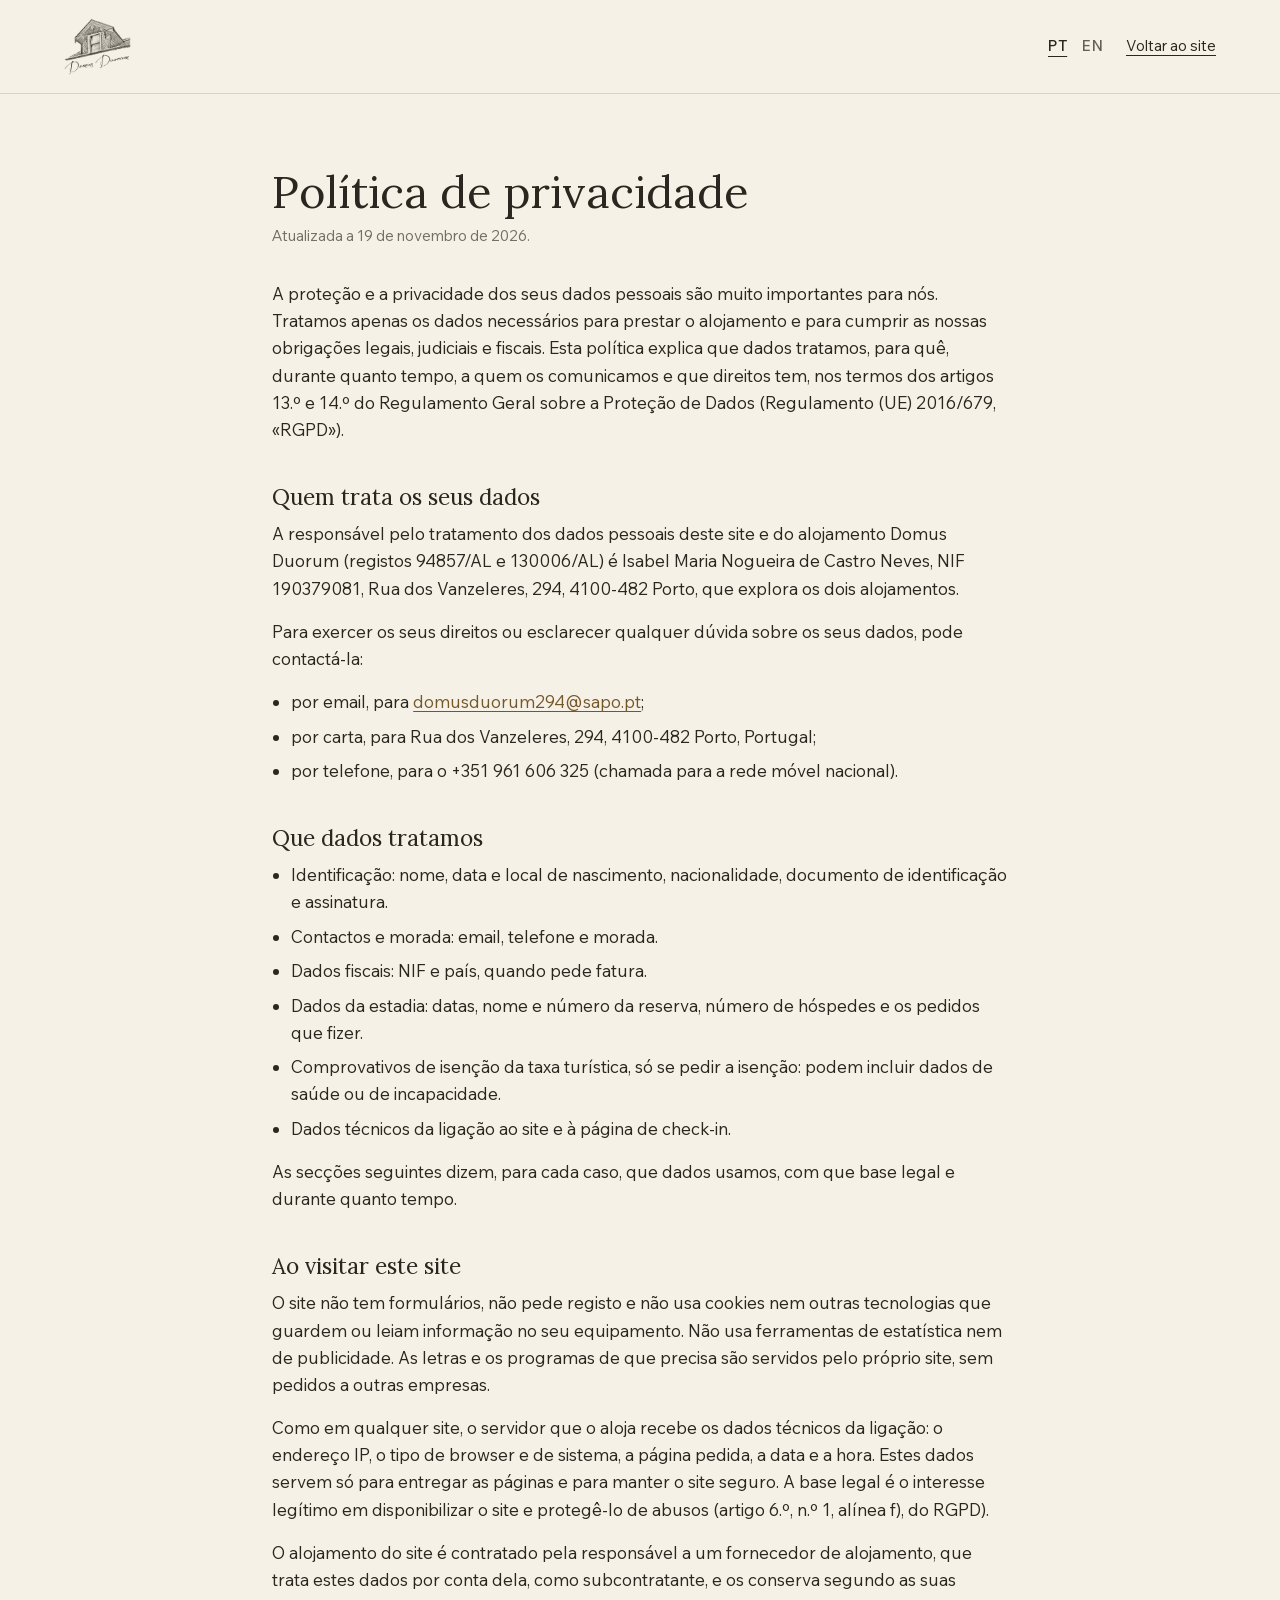
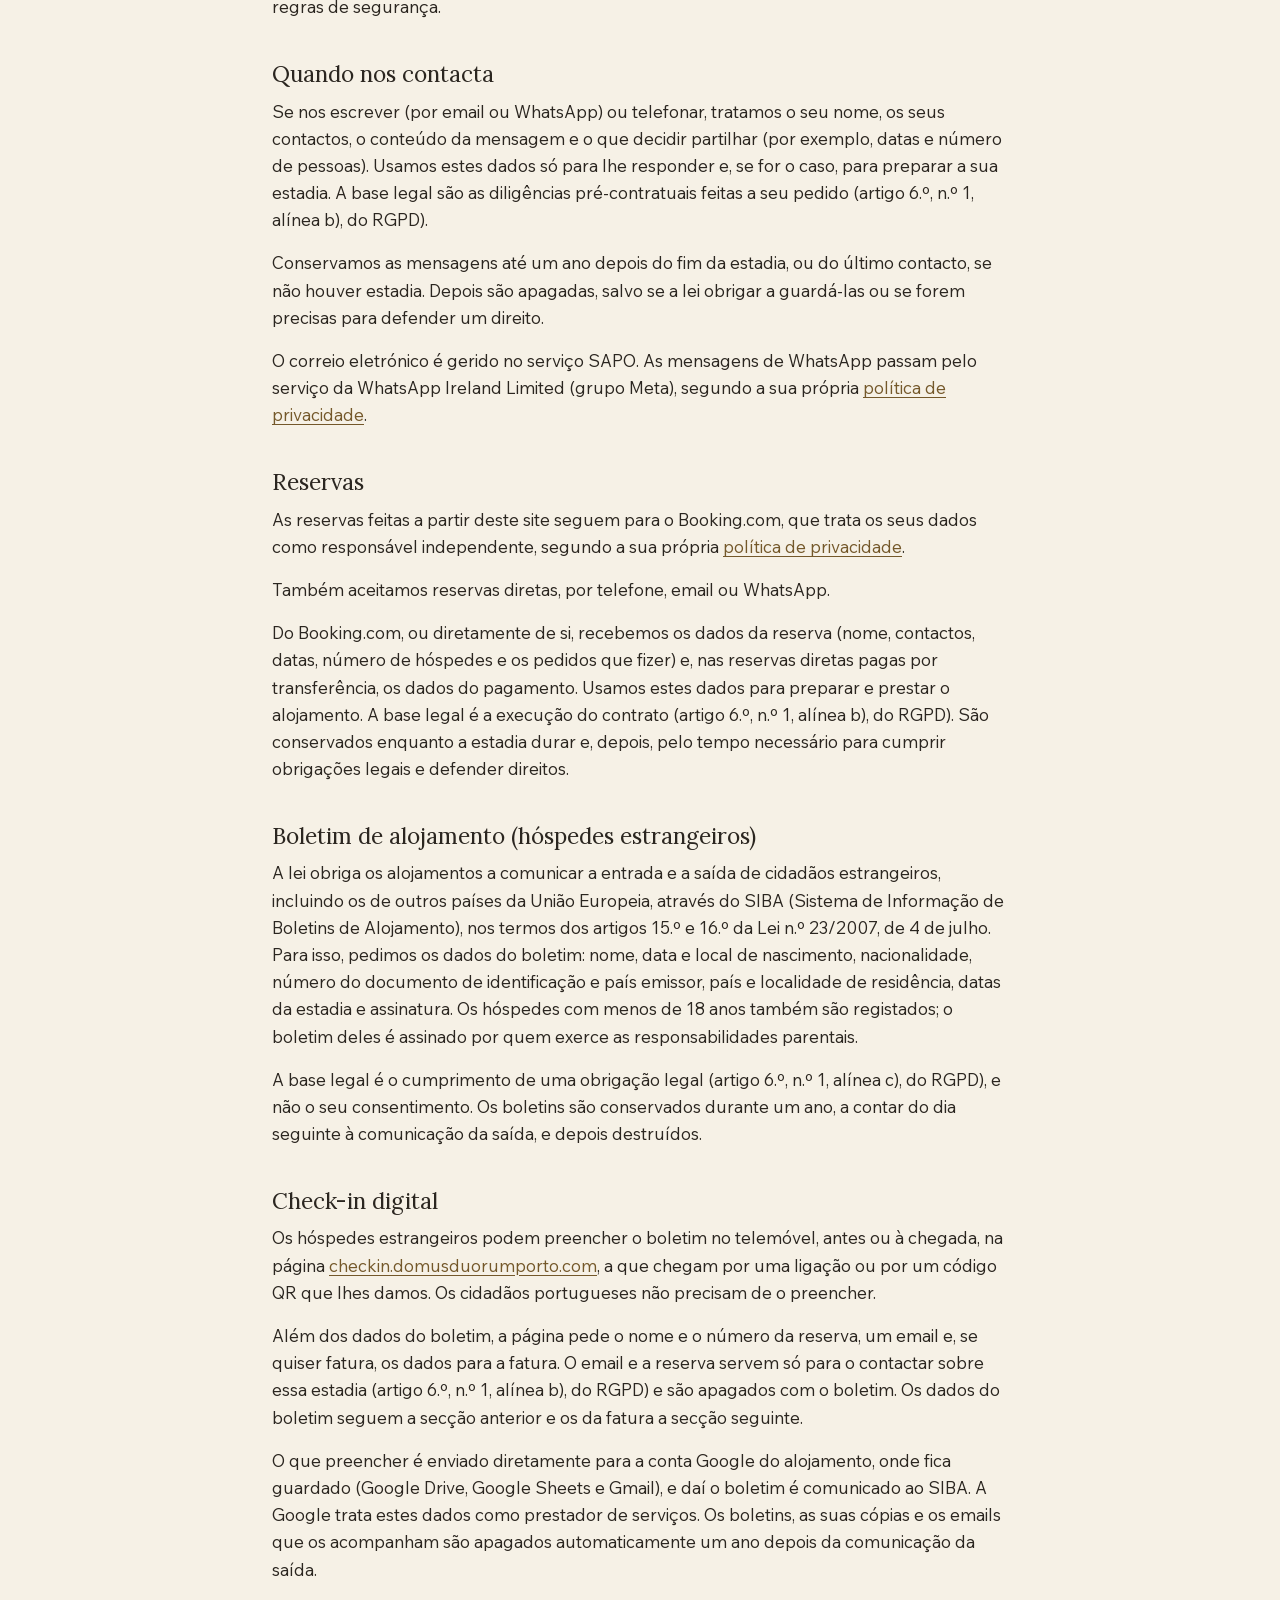
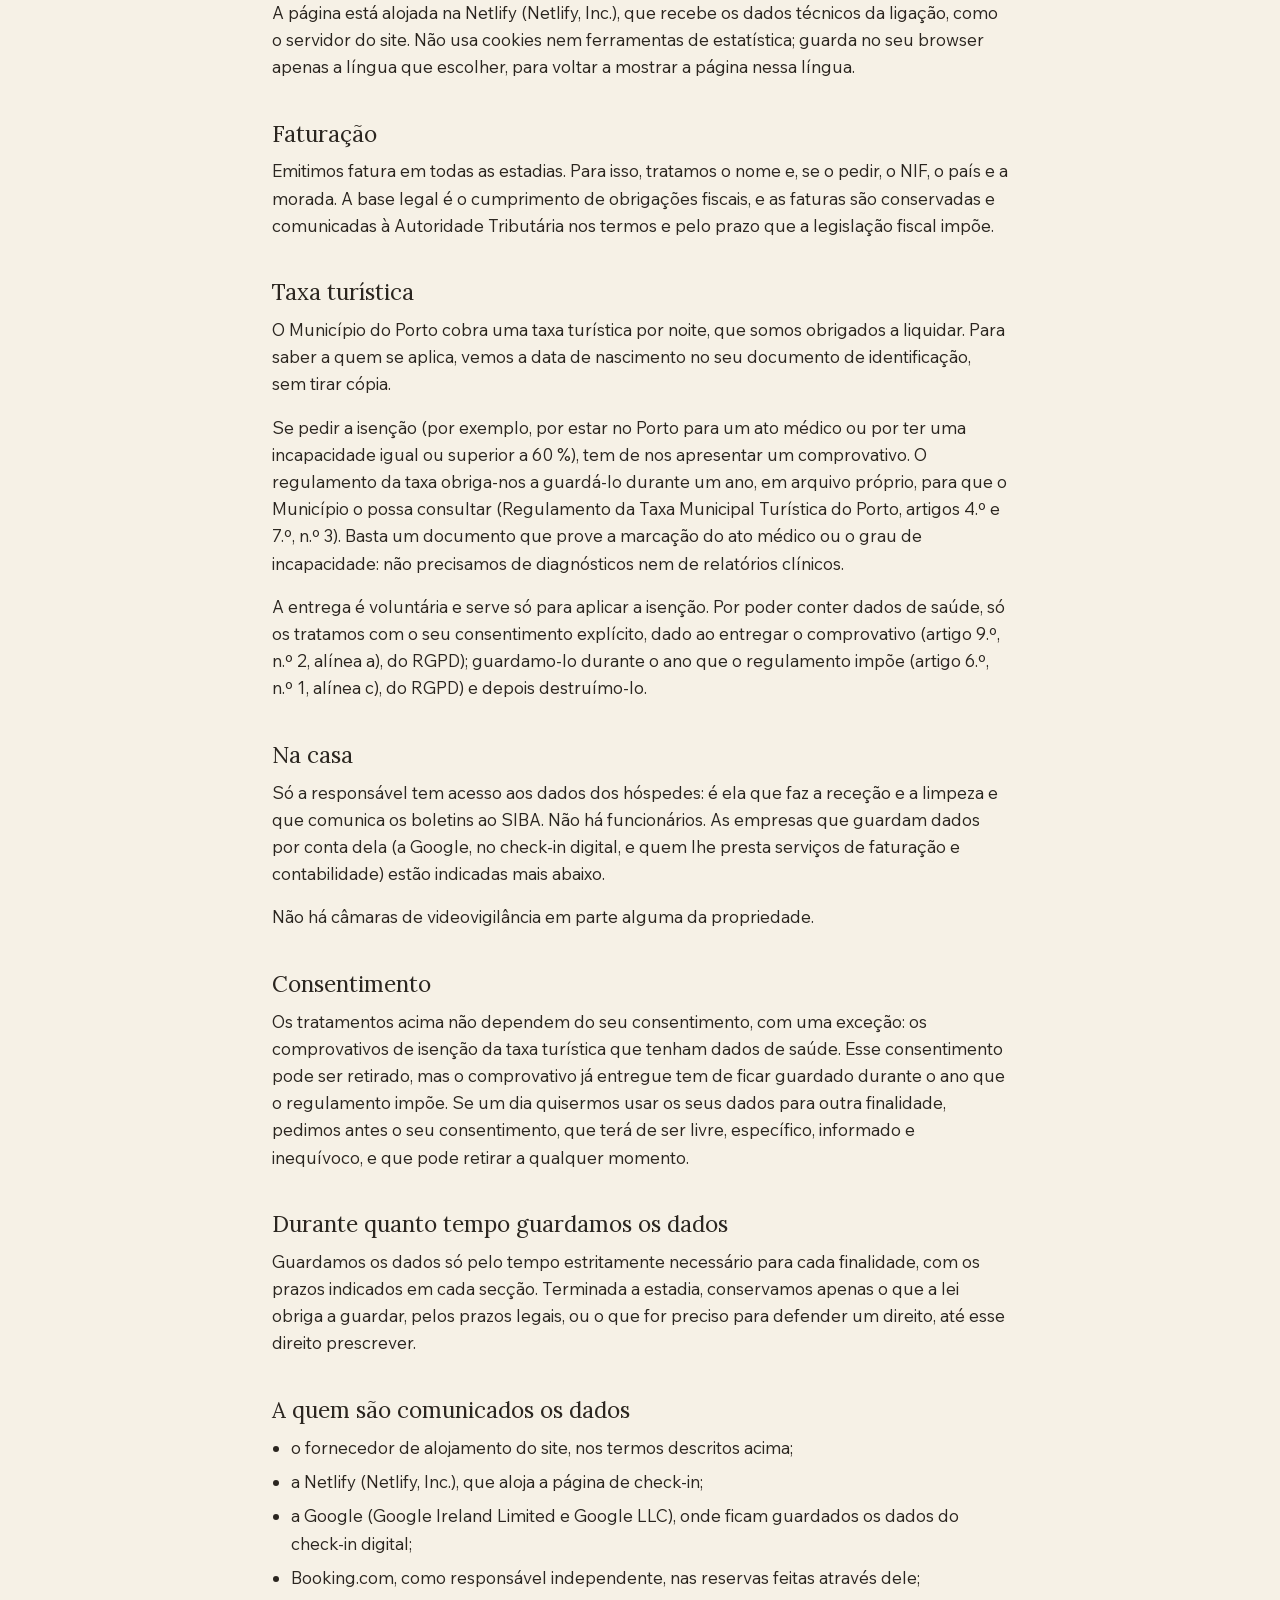
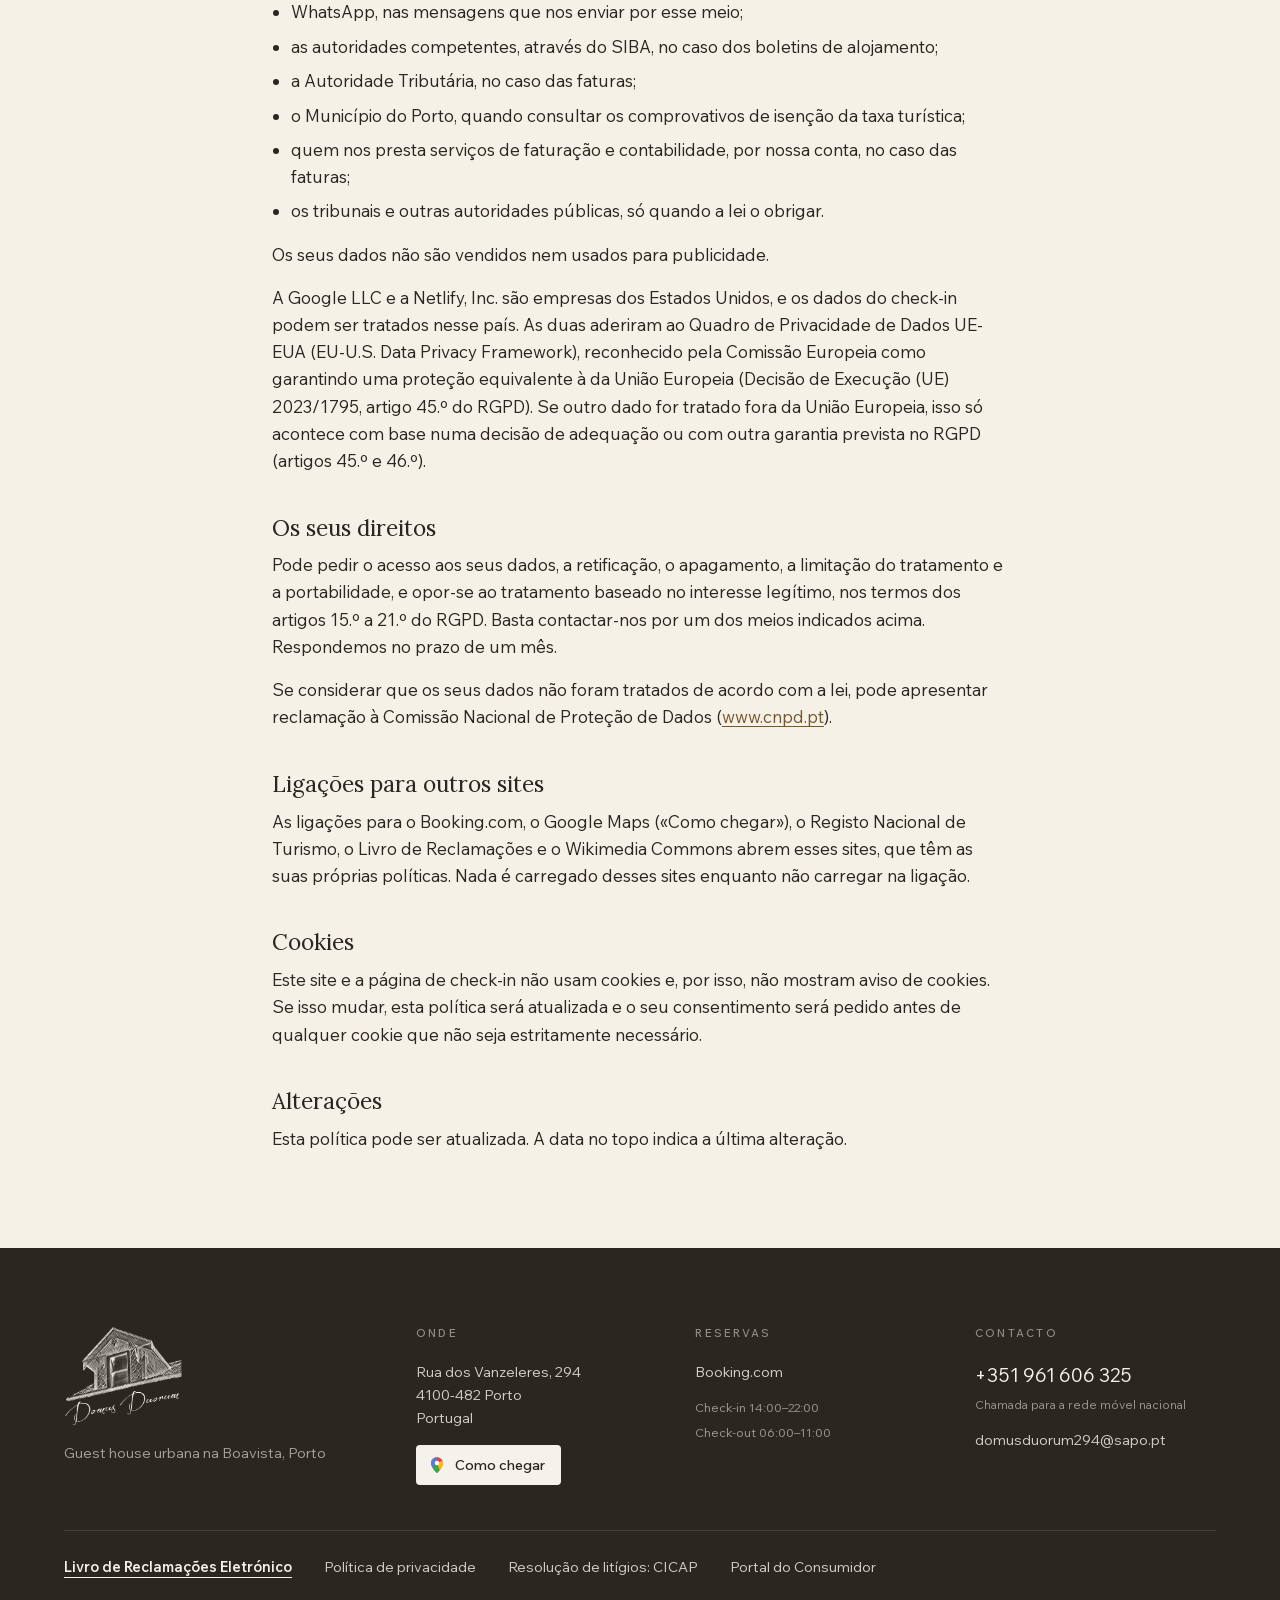
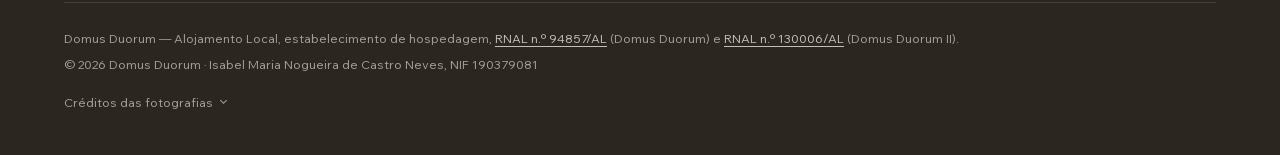
<file: privacidade.html>
<!doctype html>
<html lang="pt-PT">
<head>
<meta charset="utf-8">
<meta name="viewport" content="width=device-width, initial-scale=1">
<title>Política de privacidade — Domus Duorum</title>
<link rel="canonical" href="https://domusduorumporto.com/privacidade.html">
<link rel="alternate" hreflang="pt-PT" href="https://domusduorumporto.com/privacidade.html">
<link rel="alternate" hreflang="en-GB" href="https://domusduorumporto.com/en/privacidade.html">
<link rel="alternate" hreflang="x-default" href="https://domusduorumporto.com/privacidade.html">
<meta name="theme-color" content="#f6f1e6">
<link rel="stylesheet" href="assets/fontes.css">
<link rel="stylesheet" href="assets/base.css">
<link rel="stylesheet" href="assets/tema.css">
</head>
<body class="pagina-legal">

<header class="legal__topo">
  <a class="legal__marca" href="index.html">Domus Duorum</a>
  <div class="legal__fim">
    <nav class="topo__linguas" aria-label="Língua"><a hreflang="pt-PT" href="privacidade.html" aria-label="Português" aria-current="page">PT</a><a hreflang="en-GB" href="en/privacidade.html" aria-label="English">EN</a></nav>
    <a class="legal__voltar" href="index.html">Voltar ao site</a>
  </div>
</header>

<main id="conteudo" class="legal">
<h1>Política de privacidade</h1>
<p class="legal__data">Atualizada a 19 de novembro de 2026.</p>

<p>A proteção e a privacidade dos seus dados pessoais são muito importantes para nós. Tratamos apenas os dados necessários para prestar o alojamento e para cumprir as nossas obrigações legais, judiciais e fiscais. Esta política explica que dados tratamos, para quê, durante quanto tempo, a quem os comunicamos e que direitos tem, nos termos dos artigos 13.º e 14.º do Regulamento Geral sobre a Proteção de Dados (Regulamento (UE) 2016/679, «RGPD»).</p>

<h2>Quem trata os seus dados</h2>
<p>A responsável pelo tratamento dos dados pessoais deste site e do alojamento Domus Duorum (registos 94857/AL e 130006/AL) é Isabel Maria Nogueira de Castro Neves, NIF 190379081, Rua dos Vanzeleres, 294, 4100-482 Porto, que explora os dois alojamentos.</p>
<p>Para exercer os seus direitos ou esclarecer qualquer dúvida sobre os seus dados, pode contactá-la:</p>
<ul>
  <li>por email, para <a href="mailto:domusduorum294@sapo.pt">domusduorum294@sapo.pt</a>;</li>
  <li>por carta, para Rua dos Vanzeleres, 294, 4100-482 Porto, Portugal;</li>
  <li>por telefone, para o +351 961 606 325 (chamada para a rede móvel nacional).</li>
</ul>

<h2>Que dados tratamos</h2>
<ul>
  <li>Identificação: nome, data e local de nascimento, nacionalidade, documento de identificação e assinatura.</li>
  <li>Contactos e morada: email, telefone e morada.</li>
  <li>Dados fiscais: NIF e país, quando pede fatura.</li>
  <li>Dados da estadia: datas, nome e número da reserva, número de hóspedes e os pedidos que fizer.</li>
  <li>Comprovativos de isenção da taxa turística, só se pedir a isenção: podem incluir dados de saúde ou de incapacidade.</li>
  <li>Dados técnicos da ligação ao site e à página de check-in.</li>
</ul>
<p>As secções seguintes dizem, para cada caso, que dados usamos, com que base legal e durante quanto tempo.</p>

<h2>Ao visitar este site</h2>
<p>O site não tem formulários, não pede registo e não usa cookies nem outras tecnologias que guardem ou leiam informação no seu equipamento. Não usa ferramentas de estatística nem de publicidade. As letras e os programas de que precisa são servidos pelo próprio site, sem pedidos a outras empresas.</p>
<p>Como em qualquer site, o servidor que o aloja recebe os dados técnicos da ligação: o endereço IP, o tipo de browser e de sistema, a página pedida, a data e a hora. Estes dados servem só para entregar as páginas e para manter o site seguro. A base legal é o interesse legítimo em disponibilizar o site e protegê-lo de abusos (artigo 6.º, n.º 1, alínea f), do RGPD).</p>
<p>O alojamento do site é contratado pela responsável a um fornecedor de alojamento, que trata estes dados por conta dela, como subcontratante, e os conserva segundo as suas regras de segurança.</p>

<h2>Quando nos contacta</h2>
<p>Se nos escrever (por email ou WhatsApp) ou telefonar, tratamos o seu nome, os seus contactos, o conteúdo da mensagem e o que decidir partilhar (por exemplo, datas e número de pessoas). Usamos estes dados só para lhe responder e, se for o caso, para preparar a sua estadia. A base legal são as diligências pré-contratuais feitas a seu pedido (artigo 6.º, n.º 1, alínea b), do RGPD).</p>
<p>Conservamos as mensagens até um ano depois do fim da estadia, ou do último contacto, se não houver estadia. Depois são apagadas, salvo se a lei obrigar a guardá-las ou se forem precisas para defender um direito.</p>
<p>O correio eletrónico é gerido no serviço SAPO. As mensagens de WhatsApp passam pelo serviço da WhatsApp Ireland Limited (grupo Meta), segundo a sua própria <a href="https://www.whatsapp.com/legal/privacy-policy-eea" target="_blank" rel="noopener">política de privacidade</a>.</p>

<h2>Reservas</h2>
<p>As reservas feitas a partir deste site seguem para o Booking.com, que trata os seus dados como responsável independente, segundo a sua própria <a href="https://www.booking.com/content/privacy.html" target="_blank" rel="noopener">política de privacidade</a>.</p>
<p>Também aceitamos reservas diretas, por telefone, email ou WhatsApp.</p>
<p>Do Booking.com, ou diretamente de si, recebemos os dados da reserva (nome, contactos, datas, número de hóspedes e os pedidos que fizer) e, nas reservas diretas pagas por transferência, os dados do pagamento. Usamos estes dados para preparar e prestar o alojamento. A base legal é a execução do contrato (artigo 6.º, n.º 1, alínea b), do RGPD). São conservados enquanto a estadia durar e, depois, pelo tempo necessário para cumprir obrigações legais e defender direitos.</p>

<h2>Boletim de alojamento (hóspedes estrangeiros)</h2>
<p>A lei obriga os alojamentos a comunicar a entrada e a saída de cidadãos estrangeiros, incluindo os de outros países da União Europeia, através do SIBA (Sistema de Informação de Boletins de Alojamento), nos termos dos artigos 15.º e 16.º da Lei n.º 23/2007, de 4 de julho. Para isso, pedimos os dados do boletim: nome, data e local de nascimento, nacionalidade, número do documento de identificação e país emissor, país e localidade de residência, datas da estadia e assinatura. Os hóspedes com menos de 18 anos também são registados; o boletim deles é assinado por quem exerce as responsabilidades parentais.</p>
<p>A base legal é o cumprimento de uma obrigação legal (artigo 6.º, n.º 1, alínea c), do RGPD), e não o seu consentimento. Os boletins são conservados durante um ano, a contar do dia seguinte à comunicação da saída, e depois destruídos.</p>

<h2>Check-in digital</h2>
<p>Os hóspedes estrangeiros podem preencher o boletim no telemóvel, antes ou à chegada, na página <a href="https://checkin.domusduorumporto.com" target="_blank" rel="noopener">checkin.domusduorumporto.com</a>, a que chegam por uma ligação ou por um código QR que lhes damos. Os cidadãos portugueses não precisam de o preencher.</p>
<p>Além dos dados do boletim, a página pede o nome e o número da reserva, um email e, se quiser fatura, os dados para a fatura. O email e a reserva servem só para o contactar sobre essa estadia (artigo 6.º, n.º 1, alínea b), do RGPD) e são apagados com o boletim. Os dados do boletim seguem a secção anterior e os da fatura a secção seguinte.</p>
<p>O que preencher é enviado diretamente para a conta Google do alojamento, onde fica guardado (Google Drive, Google Sheets e Gmail), e daí o boletim é comunicado ao SIBA. A Google trata estes dados como prestador de serviços. Os boletins, as suas cópias e os emails que os acompanham são apagados automaticamente um ano depois da comunicação da saída.</p>
<p>A página está alojada na Netlify (Netlify, Inc.), que recebe os dados técnicos da ligação, como o servidor do site. Não usa cookies nem ferramentas de estatística; guarda no seu browser apenas a língua que escolher, para voltar a mostrar a página nessa língua.</p>

<h2>Faturação</h2>
<p>Emitimos fatura em todas as estadias. Para isso, tratamos o nome e, se o pedir, o NIF, o país e a morada. A base legal é o cumprimento de obrigações fiscais, e as faturas são conservadas e comunicadas à Autoridade Tributária nos termos e pelo prazo que a legislação fiscal impõe.</p>

<h2>Taxa turística</h2>
<p>O Município do Porto cobra uma taxa turística por noite, que somos obrigados a liquidar. Para saber a quem se aplica, vemos a data de nascimento no seu documento de identificação, sem tirar cópia.</p>
<p>Se pedir a isenção (por exemplo, por estar no Porto para um ato médico ou por ter uma incapacidade igual ou superior a 60 %), tem de nos apresentar um comprovativo. O regulamento da taxa obriga-nos a guardá-lo durante um ano, em arquivo próprio, para que o Município o possa consultar (Regulamento da Taxa Municipal Turística do Porto, artigos 4.º e 7.º, n.º 3). Basta um documento que prove a marcação do ato médico ou o grau de incapacidade: não precisamos de diagnósticos nem de relatórios clínicos.</p>
<p>A entrega é voluntária e serve só para aplicar a isenção. Por poder conter dados de saúde, só os tratamos com o seu consentimento explícito, dado ao entregar o comprovativo (artigo 9.º, n.º 2, alínea a), do RGPD); guardamo-lo durante o ano que o regulamento impõe (artigo 6.º, n.º 1, alínea c), do RGPD) e depois destruímo-lo.</p>

<h2>Na casa</h2>
<p>Só a responsável tem acesso aos dados dos hóspedes: é ela que faz a receção e a limpeza e que comunica os boletins ao SIBA. Não há funcionários. As empresas que guardam dados por conta dela (a Google, no check-in digital, e quem lhe presta serviços de faturação e contabilidade) estão indicadas mais abaixo.</p>
<p>Não há câmaras de videovigilância em parte alguma da propriedade.</p>

<h2>Consentimento</h2>
<p>Os tratamentos acima não dependem do seu consentimento, com uma exceção: os comprovativos de isenção da taxa turística que tenham dados de saúde. Esse consentimento pode ser retirado, mas o comprovativo já entregue tem de ficar guardado durante o ano que o regulamento impõe. Se um dia quisermos usar os seus dados para outra finalidade, pedimos antes o seu consentimento, que terá de ser livre, específico, informado e inequívoco, e que pode retirar a qualquer momento.</p>

<h2>Durante quanto tempo guardamos os dados</h2>
<p>Guardamos os dados só pelo tempo estritamente necessário para cada finalidade, com os prazos indicados em cada secção. Terminada a estadia, conservamos apenas o que a lei obriga a guardar, pelos prazos legais, ou o que for preciso para defender um direito, até esse direito prescrever.</p>

<h2>A quem são comunicados os dados</h2>
<ul>
  <li>o fornecedor de alojamento do site, nos termos descritos acima;</li>
  <li>a Netlify (Netlify, Inc.), que aloja a página de check-in;</li>
  <li>a Google (Google Ireland Limited e Google LLC), onde ficam guardados os dados do check-in digital;</li>
  <li>Booking.com, como responsável independente, nas reservas feitas através dele;</li>
  <li>WhatsApp, nas mensagens que nos enviar por esse meio;</li>
  <li>as autoridades competentes, através do SIBA, no caso dos boletins de alojamento;</li>
  <li>a Autoridade Tributária, no caso das faturas;</li>
  <li>o Município do Porto, quando consultar os comprovativos de isenção da taxa turística;</li>
  <li>quem nos presta serviços de faturação e contabilidade, por nossa conta, no caso das faturas;</li>
  <li>os tribunais e outras autoridades públicas, só quando a lei o obrigar.</li>
</ul>
<p>Os seus dados não são vendidos nem usados para publicidade.</p>
<p>A Google LLC e a Netlify, Inc. são empresas dos Estados Unidos, e os dados do check-in podem ser tratados nesse país. As duas aderiram ao Quadro de Privacidade de Dados UE-EUA (EU-U.S. Data Privacy Framework), reconhecido pela Comissão Europeia como garantindo uma proteção equivalente à da União Europeia (Decisão de Execução (UE) 2023/1795, artigo 45.º do RGPD). Se outro dado for tratado fora da União Europeia, isso só acontece com base numa decisão de adequação ou com outra garantia prevista no RGPD (artigos 45.º e 46.º).</p>

<h2>Os seus direitos</h2>
<p>Pode pedir o acesso aos seus dados, a retificação, o apagamento, a limitação do tratamento e a portabilidade, e opor-se ao tratamento baseado no interesse legítimo, nos termos dos artigos 15.º a 21.º do RGPD. Basta contactar-nos por um dos meios indicados acima. Respondemos no prazo de um mês.</p>
<p>Se considerar que os seus dados não foram tratados de acordo com a lei, pode apresentar reclamação à Comissão Nacional de Proteção de Dados (<a href="https://www.cnpd.pt" target="_blank" rel="noopener">www.cnpd.pt</a>).</p>

<h2>Ligações para outros sites</h2>
<p>As ligações para o Booking.com, o Google Maps («Como chegar»), o Registo Nacional de Turismo, o Livro de Reclamações e o Wikimedia Commons abrem esses sites, que têm as suas próprias políticas. Nada é carregado desses sites enquanto não carregar na ligação.</p>

<h2>Cookies</h2>
<p>Este site e a página de check-in não usam cookies e, por isso, não mostram aviso de cookies. Se isso mudar, esta política será atualizada e o seu consentimento será pedido antes de qualquer cookie que não seja estritamente necessário.</p>

<h2>Alterações</h2>
<p>Esta política pode ser atualizada. A data no topo indica a última alteração.</p>
</main>

<footer class="rodape rodape--limpo">
  <div class="largura rodape__linha">
    <div class="rodape__casa">
      <a href="index.html" class="rodape__marca">Domus Duorum</a>
      <p class="rodape__sub">Guest house urbana na Boavista, Porto</p>
    </div>
    <div class="rodape__onde">
      <h3>Onde</h3>
      <address>Rua dos Vanzeleres, 294<br>4100-482 Porto<br>Portugal</address>
      <a class="mapa" href="https://www.google.com/maps/dir/?api=1&amp;destination=41.16120703,-8.63300713" target="_blank" rel="noopener"><span class="mapa__icone" aria-hidden="true"><svg viewBox="0 0 24 24"><path d="M12 1.5c-4.4 0-8 3.5-8 7.9 0 5.6 6.6 12.1 7.4 12.8.3.3.9.3 1.2 0 .8-.7 7.4-7.2 7.4-12.8 0-4.4-3.6-7.9-8-7.9Z" fill="#ea4335"/><path d="M12 1.5c-4.4 0-8 3.5-8 7.9 0 1.8.7 3.7 1.7 5.5L12 9.4Z" fill="#4285f4" opacity=".9"/><path d="M5.7 14.9c1.6 3 4.6 6.1 5.7 7.3.3.3.9.3 1.2 0 .6-.6 1.8-1.8 3-3.4L12 9.4Z" fill="#34a853"/><path d="M12 9.4l3.6 9.4c1.9-2.6 4.4-6.1 4.4-9.4 0-1.1-.2-2.2-.6-3.1Z" fill="#fbbc04"/><circle cx="12" cy="9.4" r="3" fill="#fff"/></svg></span><span>Como chegar</span></a>
    </div>
    <div class="rodape__reservas">
      <h3>Reservas</h3>
      <a href="https://www.booking.com/hotel/pt/domus-duorum.pt-pt.html" target="_blank" rel="noopener">Booking.com</a>
      <small>Check-in 14:00–22:00</small>
      <small>Check-out 06:00–11:00</small>
    </div>
    <div class="rodape__contacto">
      <h3>Contacto</h3>
      <a class="rodape__tel" href="tel:+351961606325">+351 961 606 325</a><small>Chamada para a rede móvel nacional</small><a href="mailto:domusduorum294@sapo.pt">domusduorum294@sapo.pt</a>
    </div>
  </div>
  <div class="largura rodape__barra">
    <ul>
      <li><a class="rodape__livro" href="https://www.livroreclamacoes.pt/Inicio/" target="_blank" rel="noopener">Livro de Reclamações Eletrónico</a></li>
      <li><a href="privacidade.html">Política de privacidade</a></li>
      <li><a href="https://www.cicap.pt" target="_blank" rel="noopener">Resolução de litígios: CICAP</a></li>
      <li><a href="https://www.consumidor.gov.pt" target="_blank" rel="noopener">Portal do Consumidor</a></li>
    </ul>
  </div>
  <div class="largura rodape__miudo">
    <p>Domus Duorum — Alojamento Local, estabelecimento de hospedagem, <a href="https://rnt.turismodeportugal.pt/RNT/RNAL.aspx?nr=94857" target="_blank" rel="noopener">RNAL n.º 94857/AL</a> (Domus Duorum) e <a href="https://rnt.turismodeportugal.pt/RNT/RNAL.aspx?nr=130006" target="_blank" rel="noopener">RNAL n.º 130006/AL</a> (Domus Duorum II).</p>
    <p>© 2026 Domus Duorum · Isabel Maria Nogueira de Castro Neves, NIF 190379081</p>
    <details class="rodape__creditos">
      <summary>Créditos das fotografias</summary>
      <p>Fotografias da região no Wikimedia Commons: <a href="https://commons.wikimedia.org/wiki/File:Casa_da_M%C3%BAsica_-_Porto_-_Portugal_(48992083221).jpg" target="_blank" rel="noopener">a Casa da Música</a> (Vitor Oliveira from Torres Vedras, PORTUGAL, <a href="https://creativecommons.org/licenses/by-sa/2.0/" target="_blank" rel="noopener license">CC BY-SA 2.0</a>); <a href="https://commons.wikimedia.org/wiki/File:Jardins_do_Pal%C3%A1cio_de_Cristal_-_Porto_-_Portugal.jpg" target="_blank" rel="noopener">os Jardins do Palácio de Cristal</a> (Portuguese_eyes, <a href="https://creativecommons.org/licenses/by-sa/2.0/" target="_blank" rel="noopener license">CC BY-SA 2.0</a>); <a href="https://commons.wikimedia.org/wiki/File:Funda%C3%A7%C3%A3o_Serralves_(51707326939).jpg" target="_blank" rel="noopener">Serralves</a> (Bex Walton from London, England, <a href="https://creativecommons.org/licenses/by/2.0/" target="_blank" rel="noopener license">CC BY 2.0</a>, recortada); <a href="https://commons.wikimedia.org/wiki/File:Pra%C3%A7a_de_Mouzinho_de_Albuquerque_Porto.jpg" target="_blank" rel="noopener">a Rotunda da Boavista</a> (Vysotsky, <a href="https://creativecommons.org/licenses/by-sa/4.0/" target="_blank" rel="noopener license">CC BY-SA 4.0</a>); <a href="https://commons.wikimedia.org/wiki/File:Massarelos-Mercado_Bom_Sucesso_(3)-a.jpg" target="_blank" rel="noopener">o Mercado do Bom Sucesso</a> (António Amen, <a href="https://creativecommons.org/licenses/by-sa/3.0/" target="_blank" rel="noopener license">CC BY-SA 3.0</a>).</p>
    </details>
  </div>
</footer>

<nav class="barra" aria-label="Reservar">
  <a href="tel:+351961606325">Ligar</a>
  <a class="barra__principal" href="https://www.booking.com/hotel/pt/domus-duorum.pt-pt.html" target="_blank" rel="noopener">Ver disponibilidade</a>
</nav>

<div class="visor" id="visor" role="dialog" aria-modal="true" aria-label="Fotografias" hidden>
  <p class="visor__titulo"></p>
  <p class="visor__conta"></p>
  <button type="button" class="visor__fechar" aria-label="Fechar"><svg viewBox="0 0 24 24"><path d="M5 5l14 14M19 5L5 19"/></svg></button>
  <button type="button" class="visor__seta visor__seta--ant" aria-label="Anterior"><svg viewBox="0 0 24 24"><path d="M15 5l-7 7 7 7"/></svg></button>
  <figure class="visor__palco"><img alt=""></figure>
  <button type="button" class="visor__seta visor__seta--seg" aria-label="Seguinte"><svg viewBox="0 0 24 24"><path d="M9 5l7 7-7 7"/></svg></button>
  <ol class="visor__minis" aria-label="Escolher fotografia" data-txt-foto="Fotografia {n}"></ol>
</div>
</body>
</html>
</file>
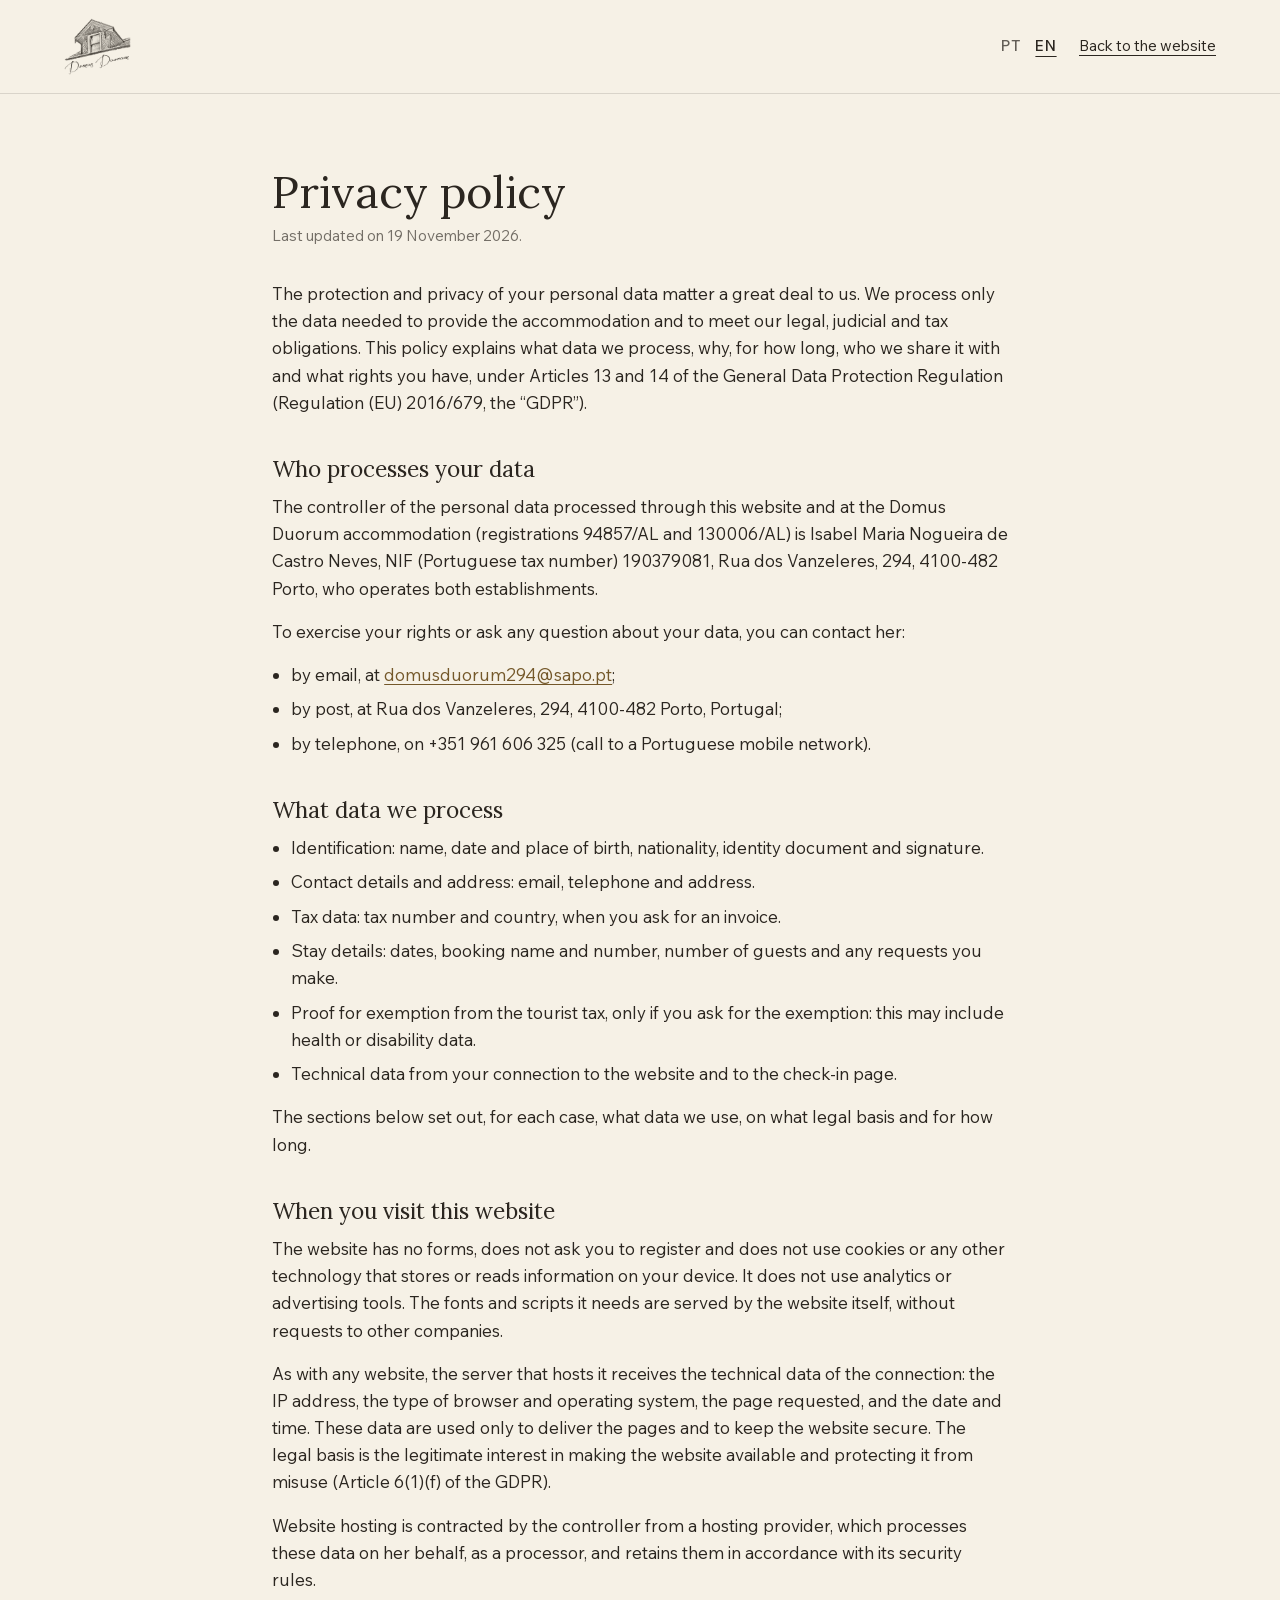
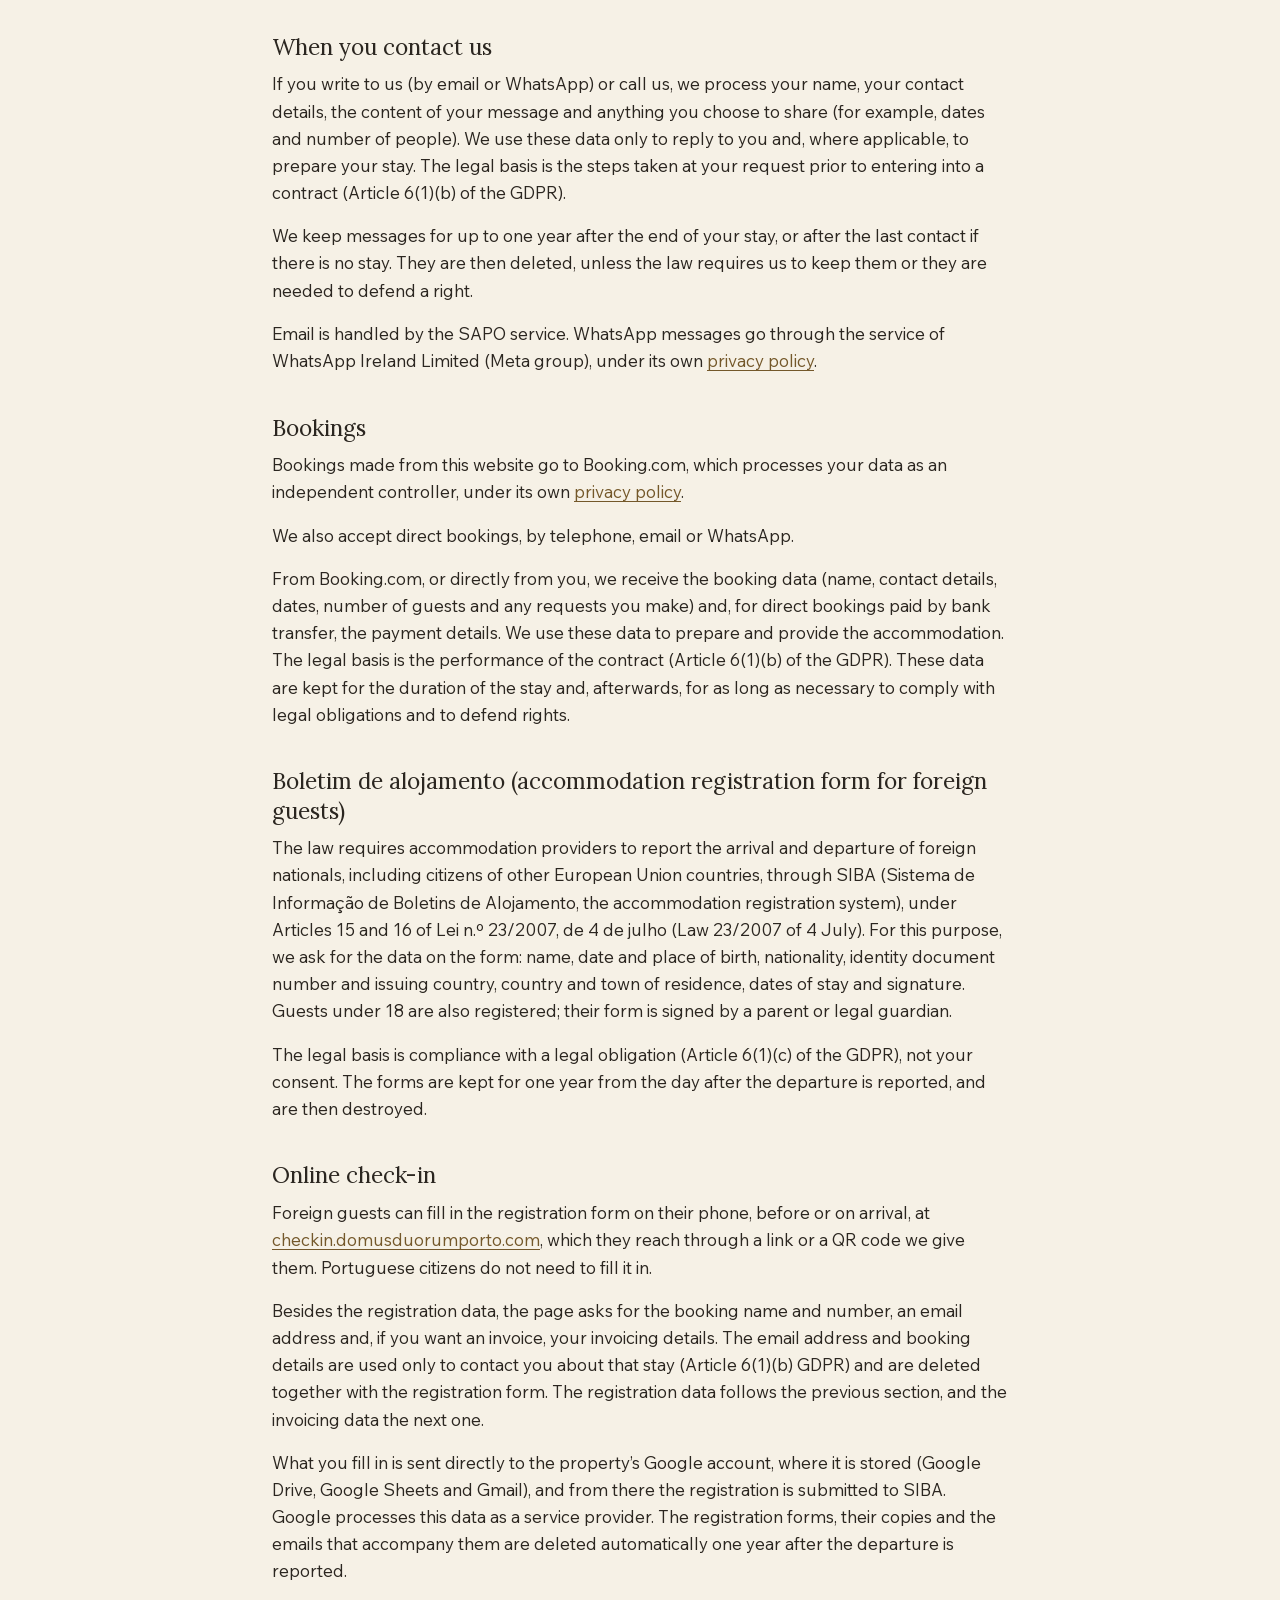
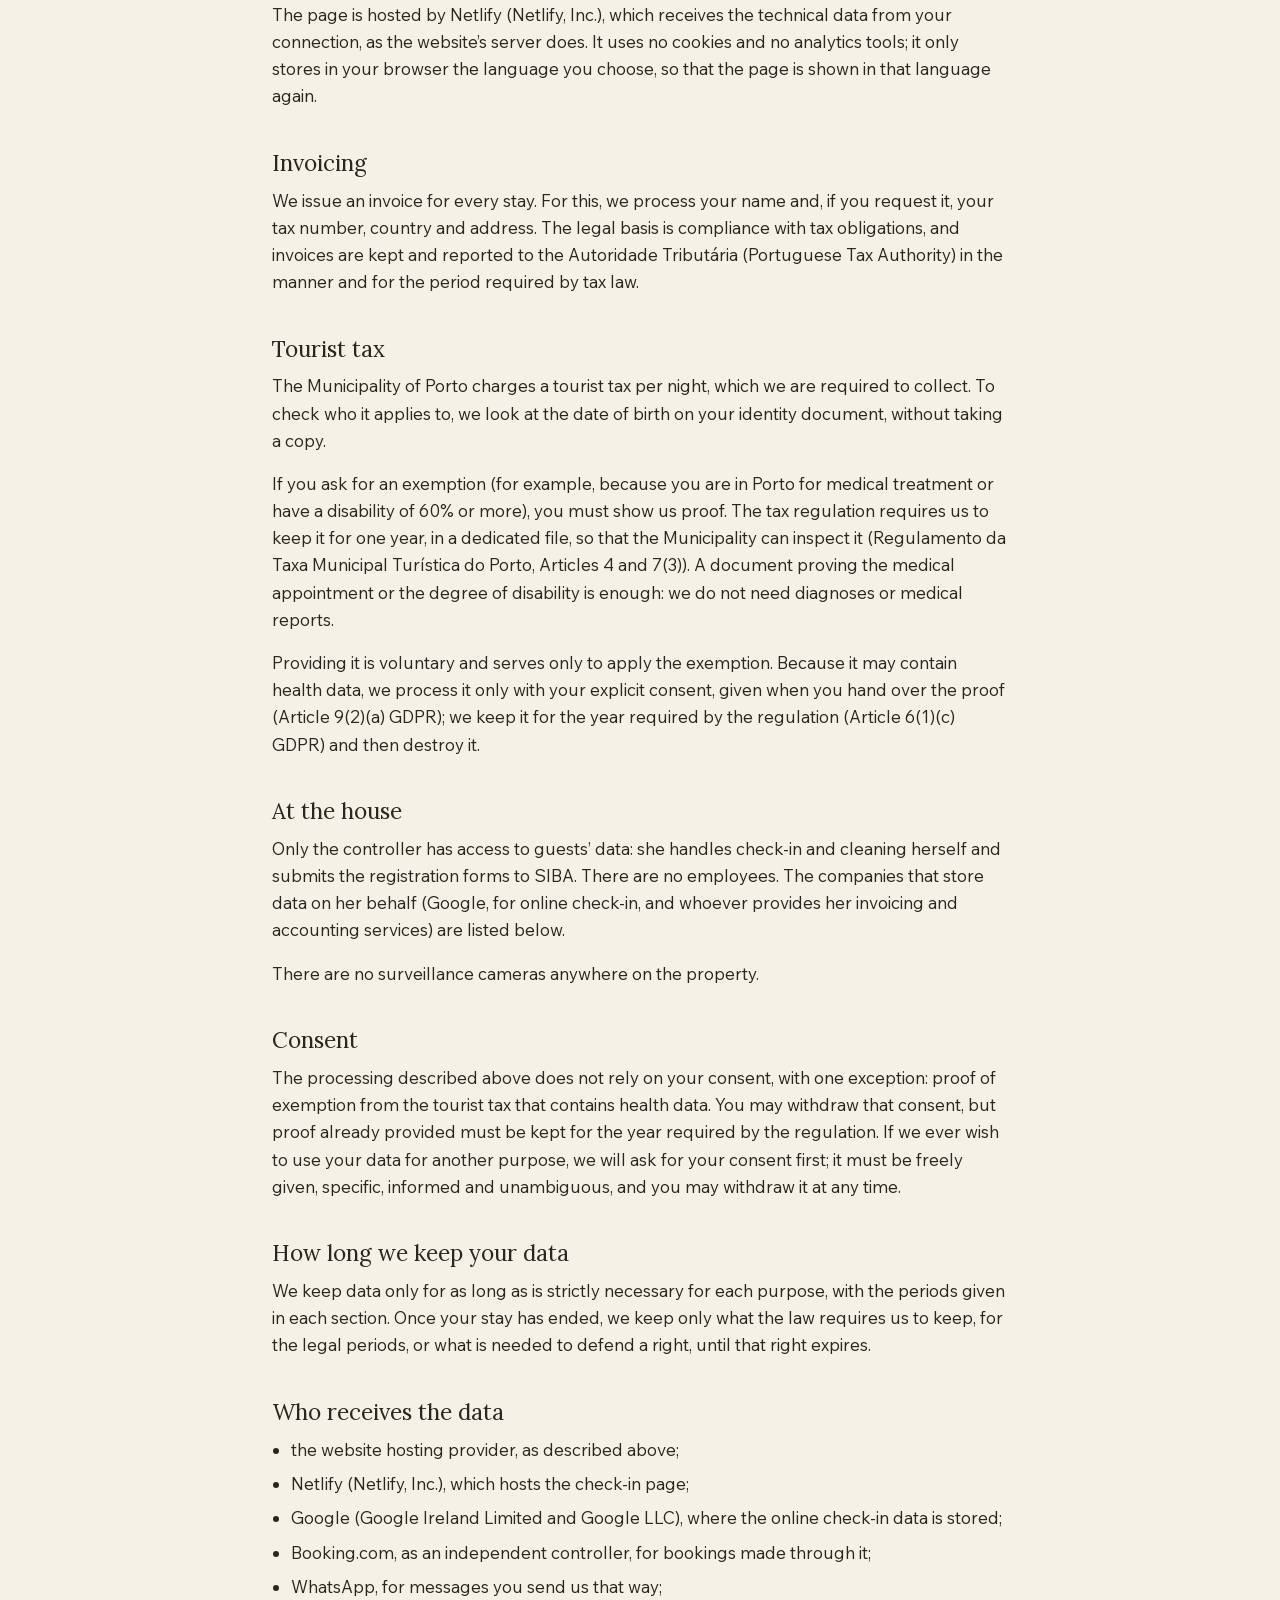
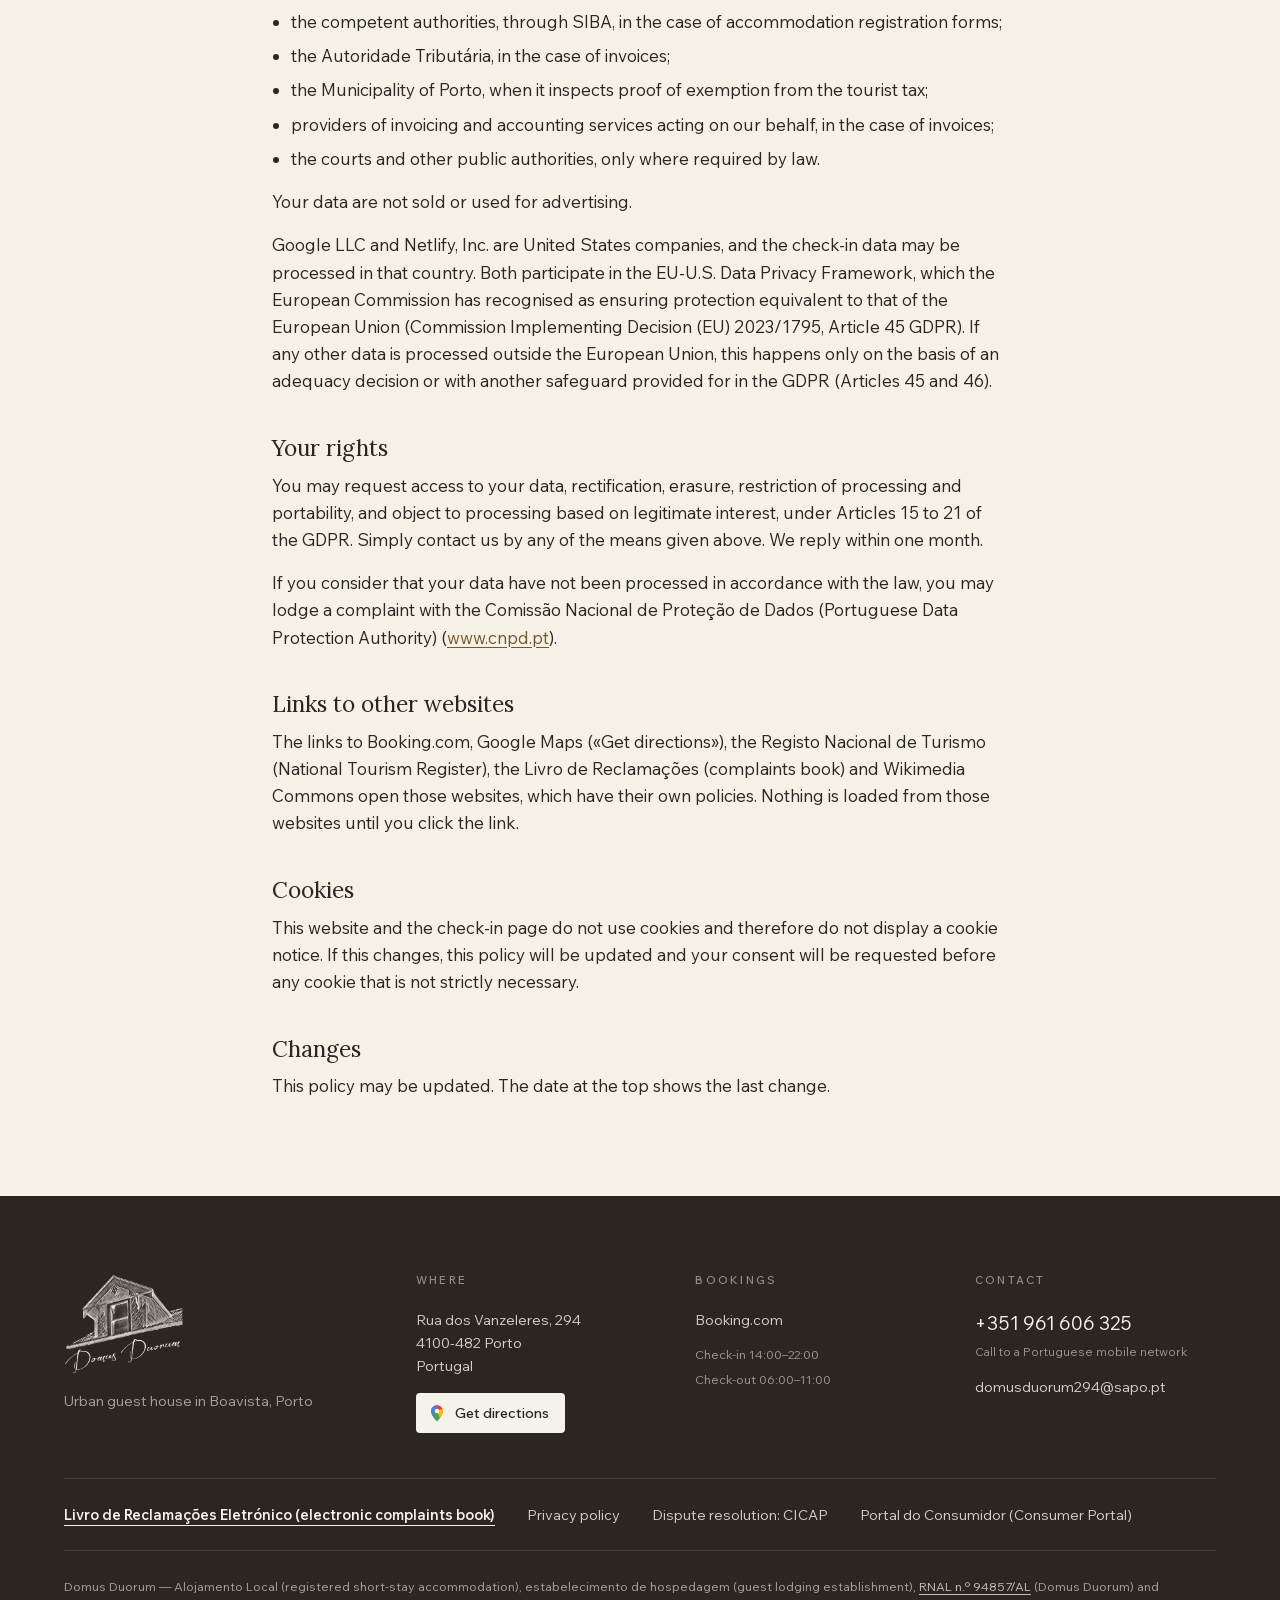
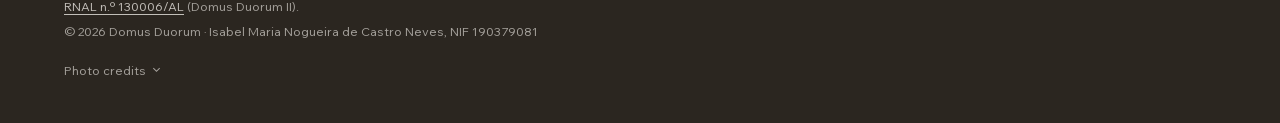
<file: en/privacidade.html>
<!doctype html>
<html lang="en-GB">
<head>
<meta charset="utf-8">
<meta name="viewport" content="width=device-width, initial-scale=1">
<title>Privacy policy — Domus Duorum</title>
<link rel="canonical" href="https://domusduorumporto.com/en/privacidade.html">
<link rel="alternate" hreflang="pt-PT" href="https://domusduorumporto.com/privacidade.html">
<link rel="alternate" hreflang="en-GB" href="https://domusduorumporto.com/en/privacidade.html">
<link rel="alternate" hreflang="x-default" href="https://domusduorumporto.com/privacidade.html">
<meta name="theme-color" content="#f6f1e6">
<link rel="stylesheet" href="../assets/fontes.css">
<link rel="stylesheet" href="../assets/base.css">
<link rel="stylesheet" href="../assets/tema.css">
</head>
<body class="pagina-legal">

<header class="legal__topo">
  <a class="legal__marca" href="index.html">Domus Duorum</a>
  <div class="legal__fim">
    <nav class="topo__linguas" aria-label="Language"><a hreflang="pt-PT" href="../privacidade.html" aria-label="Português">PT</a><a hreflang="en-GB" href="privacidade.html" aria-label="English" aria-current="page">EN</a></nav>
    <a class="legal__voltar" href="index.html">Back to the website</a>
  </div>
</header>

<main id="conteudo" class="legal">
<h1>Privacy policy</h1>
<p class="legal__data">Last updated on 19 November 2026.</p>

<p>The protection and privacy of your personal data matter a great deal to us. We process only the data needed to provide the accommodation and to meet our legal, judicial and tax obligations. This policy explains what data we process, why, for how long, who we share it with and what rights you have, under Articles 13 and 14 of the General Data Protection Regulation (Regulation (EU) 2016/679, the “GDPR”).</p>

<h2>Who processes your data</h2>
<p>The controller of the personal data processed through this website and at the Domus Duorum accommodation (registrations 94857/AL and 130006/AL) is Isabel Maria Nogueira de Castro Neves, NIF (Portuguese tax number) 190379081, Rua dos Vanzeleres, 294, 4100-482 Porto, who operates both establishments.</p>
<p>To exercise your rights or ask any question about your data, you can contact her:</p>
<ul>
  <li>by email, at <a href="mailto:domusduorum294@sapo.pt">domusduorum294@sapo.pt</a>;</li>
  <li>by post, at Rua dos Vanzeleres, 294, 4100-482 Porto, Portugal;</li>
  <li>by telephone, on +351 961 606 325 (call to a Portuguese mobile network).</li>
</ul>

<h2>What data we process</h2>
<ul>
  <li>Identification: name, date and place of birth, nationality, identity document and signature.</li>
  <li>Contact details and address: email, telephone and address.</li>
  <li>Tax data: tax number and country, when you ask for an invoice.</li>
  <li>Stay details: dates, booking name and number, number of guests and any requests you make.</li>
  <li>Proof for exemption from the tourist tax, only if you ask for the exemption: this may include health or disability data.</li>
  <li>Technical data from your connection to the website and to the check-in page.</li>
</ul>
<p>The sections below set out, for each case, what data we use, on what legal basis and for how long.</p>

<h2>When you visit this website</h2>
<p>The website has no forms, does not ask you to register and does not use cookies or any other technology that stores or reads information on your device. It does not use analytics or advertising tools. The fonts and scripts it needs are served by the website itself, without requests to other companies.</p>
<p>As with any website, the server that hosts it receives the technical data of the connection: the IP address, the type of browser and operating system, the page requested, and the date and time. These data are used only to deliver the pages and to keep the website secure. The legal basis is the legitimate interest in making the website available and protecting it from misuse (Article 6(1)(f) of the GDPR).</p>
<p>Website hosting is contracted by the controller from a hosting provider, which processes these data on her behalf, as a processor, and retains them in accordance with its security rules.</p>

<h2>When you contact us</h2>
<p>If you write to us (by email or WhatsApp) or call us, we process your name, your contact details, the content of your message and anything you choose to share (for example, dates and number of people). We use these data only to reply to you and, where applicable, to prepare your stay. The legal basis is the steps taken at your request prior to entering into a contract (Article 6(1)(b) of the GDPR).</p>
<p>We keep messages for up to one year after the end of your stay, or after the last contact if there is no stay. They are then deleted, unless the law requires us to keep them or they are needed to defend a right.</p>
<p>Email is handled by the SAPO service. WhatsApp messages go through the service of WhatsApp Ireland Limited (Meta group), under its own <a href="https://www.whatsapp.com/legal/privacy-policy-eea" target="_blank" rel="noopener">privacy policy</a>.</p>

<h2>Bookings</h2>
<p>Bookings made from this website go to Booking.com, which processes your data as an independent controller, under its own <a href="https://www.booking.com/content/privacy.html" target="_blank" rel="noopener">privacy policy</a>.</p>
<p>We also accept direct bookings, by telephone, email or WhatsApp.</p>
<p>From Booking.com, or directly from you, we receive the booking data (name, contact details, dates, number of guests and any requests you make) and, for direct bookings paid by bank transfer, the payment details. We use these data to prepare and provide the accommodation. The legal basis is the performance of the contract (Article 6(1)(b) of the GDPR). These data are kept for the duration of the stay and, afterwards, for as long as necessary to comply with legal obligations and to defend rights.</p>

<h2>Boletim de alojamento (accommodation registration form for foreign guests)</h2>
<p>The law requires accommodation providers to report the arrival and departure of foreign nationals, including citizens of other European Union countries, through SIBA (Sistema de Informação de Boletins de Alojamento, the accommodation registration system), under Articles 15 and 16 of Lei n.º 23/2007, de 4 de julho (Law 23/2007 of 4 July). For this purpose, we ask for the data on the form: name, date and place of birth, nationality, identity document number and issuing country, country and town of residence, dates of stay and signature. Guests under 18 are also registered; their form is signed by a parent or legal guardian.</p>
<p>The legal basis is compliance with a legal obligation (Article 6(1)(c) of the GDPR), not your consent. The forms are kept for one year from the day after the departure is reported, and are then destroyed.</p>

<h2>Online check-in</h2>
<p>Foreign guests can fill in the registration form on their phone, before or on arrival, at <a href="https://checkin.domusduorumporto.com" target="_blank" rel="noopener">checkin.domusduorumporto.com</a>, which they reach through a link or a QR code we give them. Portuguese citizens do not need to fill it in.</p>
<p>Besides the registration data, the page asks for the booking name and number, an email address and, if you want an invoice, your invoicing details. The email address and booking details are used only to contact you about that stay (Article 6(1)(b) GDPR) and are deleted together with the registration form. The registration data follows the previous section, and the invoicing data the next one.</p>
<p>What you fill in is sent directly to the property’s Google account, where it is stored (Google Drive, Google Sheets and Gmail), and from there the registration is submitted to SIBA. Google processes this data as a service provider. The registration forms, their copies and the emails that accompany them are deleted automatically one year after the departure is reported.</p>
<p>The page is hosted by Netlify (Netlify, Inc.), which receives the technical data from your connection, as the website’s server does. It uses no cookies and no analytics tools; it only stores in your browser the language you choose, so that the page is shown in that language again.</p>

<h2>Invoicing</h2>
<p>We issue an invoice for every stay. For this, we process your name and, if you request it, your tax number, country and address. The legal basis is compliance with tax obligations, and invoices are kept and reported to the Autoridade Tributária (Portuguese Tax Authority) in the manner and for the period required by tax law.</p>

<h2>Tourist tax</h2>
<p>The Municipality of Porto charges a tourist tax per night, which we are required to collect. To check who it applies to, we look at the date of birth on your identity document, without taking a copy.</p>
<p>If you ask for an exemption (for example, because you are in Porto for medical treatment or have a disability of 60% or more), you must show us proof. The tax regulation requires us to keep it for one year, in a dedicated file, so that the Municipality can inspect it (Regulamento da Taxa Municipal Turística do Porto, Articles 4 and 7(3)). A document proving the medical appointment or the degree of disability is enough: we do not need diagnoses or medical reports.</p>
<p>Providing it is voluntary and serves only to apply the exemption. Because it may contain health data, we process it only with your explicit consent, given when you hand over the proof (Article 9(2)(a) GDPR); we keep it for the year required by the regulation (Article 6(1)(c) GDPR) and then destroy it.</p>

<h2>At the house</h2>
<p>Only the controller has access to guests’ data: she handles check-in and cleaning herself and submits the registration forms to SIBA. There are no employees. The companies that store data on her behalf (Google, for online check-in, and whoever provides her invoicing and accounting services) are listed below.</p>
<p>There are no surveillance cameras anywhere on the property.</p>

<h2>Consent</h2>
<p>The processing described above does not rely on your consent, with one exception: proof of exemption from the tourist tax that contains health data. You may withdraw that consent, but proof already provided must be kept for the year required by the regulation. If we ever wish to use your data for another purpose, we will ask for your consent first; it must be freely given, specific, informed and unambiguous, and you may withdraw it at any time.</p>

<h2>How long we keep your data</h2>
<p>We keep data only for as long as is strictly necessary for each purpose, with the periods given in each section. Once your stay has ended, we keep only what the law requires us to keep, for the legal periods, or what is needed to defend a right, until that right expires.</p>

<h2>Who receives the data</h2>
<ul>
  <li>the website hosting provider, as described above;</li>
  <li>Netlify (Netlify, Inc.), which hosts the check-in page;</li>
  <li>Google (Google Ireland Limited and Google LLC), where the online check-in data is stored;</li>
  <li>Booking.com, as an independent controller, for bookings made through it;</li>
  <li>WhatsApp, for messages you send us that way;</li>
  <li>the competent authorities, through SIBA, in the case of accommodation registration forms;</li>
  <li>the Autoridade Tributária, in the case of invoices;</li>
  <li>the Municipality of Porto, when it inspects proof of exemption from the tourist tax;</li>
  <li>providers of invoicing and accounting services acting on our behalf, in the case of invoices;</li>
  <li>the courts and other public authorities, only where required by law.</li>
</ul>
<p>Your data are not sold or used for advertising.</p>
<p>Google LLC and Netlify, Inc. are United States companies, and the check-in data may be processed in that country. Both participate in the EU-U.S. Data Privacy Framework, which the European Commission has recognised as ensuring protection equivalent to that of the European Union (Commission Implementing Decision (EU) 2023/1795, Article 45 GDPR). If any other data is processed outside the European Union, this happens only on the basis of an adequacy decision or with another safeguard provided for in the GDPR (Articles 45 and 46).</p>

<h2>Your rights</h2>
<p>You may request access to your data, rectification, erasure, restriction of processing and portability, and object to processing based on legitimate interest, under Articles 15 to 21 of the GDPR. Simply contact us by any of the means given above. We reply within one month.</p>
<p>If you consider that your data have not been processed in accordance with the law, you may lodge a complaint with the Comissão Nacional de Proteção de Dados (Portuguese Data Protection Authority) (<a href="https://www.cnpd.pt" target="_blank" rel="noopener">www.cnpd.pt</a>).</p>

<h2>Links to other websites</h2>
<p>The links to Booking.com, Google Maps («Get directions»), the Registo Nacional de Turismo (National Tourism Register), the Livro de Reclamações (complaints book) and Wikimedia Commons open those websites, which have their own policies. Nothing is loaded from those websites until you click the link.</p>

<h2>Cookies</h2>
<p>This website and the check-in page do not use cookies and therefore do not display a cookie notice. If this changes, this policy will be updated and your consent will be requested before any cookie that is not strictly necessary.</p>

<h2>Changes</h2>
<p>This policy may be updated. The date at the top shows the last change.</p>
</main>

<footer class="rodape rodape--limpo">
  <div class="largura rodape__linha">
    <div class="rodape__casa">
      <a href="index.html" class="rodape__marca">Domus Duorum</a>
      <p class="rodape__sub">Urban guest house in Boavista, Porto</p>
    </div>
    <div class="rodape__onde">
      <h3>Where</h3>
      <address>Rua dos Vanzeleres, 294<br>4100-482 Porto<br>Portugal</address>
      <a class="mapa" href="https://www.google.com/maps/dir/?api=1&amp;destination=41.16120703,-8.63300713" target="_blank" rel="noopener"><span class="mapa__icone" aria-hidden="true"><svg viewBox="0 0 24 24"><path d="M12 1.5c-4.4 0-8 3.5-8 7.9 0 5.6 6.6 12.1 7.4 12.8.3.3.9.3 1.2 0 .8-.7 7.4-7.2 7.4-12.8 0-4.4-3.6-7.9-8-7.9Z" fill="#ea4335"/><path d="M12 1.5c-4.4 0-8 3.5-8 7.9 0 1.8.7 3.7 1.7 5.5L12 9.4Z" fill="#4285f4" opacity=".9"/><path d="M5.7 14.9c1.6 3 4.6 6.1 5.7 7.3.3.3.9.3 1.2 0 .6-.6 1.8-1.8 3-3.4L12 9.4Z" fill="#34a853"/><path d="M12 9.4l3.6 9.4c1.9-2.6 4.4-6.1 4.4-9.4 0-1.1-.2-2.2-.6-3.1Z" fill="#fbbc04"/><circle cx="12" cy="9.4" r="3" fill="#fff"/></svg></span><span>Get directions</span></a>
    </div>
    <div class="rodape__reservas">
      <h3>Bookings</h3>
      <a href="https://www.booking.com/hotel/pt/domus-duorum.en-gb.html" target="_blank" rel="noopener">Booking.com</a>
      <small>Check-in 14:00–22:00</small>
      <small>Check-out 06:00–11:00</small>
    </div>
    <div class="rodape__contacto">
      <h3>Contact</h3>
      <a class="rodape__tel" href="tel:+351961606325">+351 961 606 325</a><small>Call to a Portuguese mobile network</small><a href="mailto:domusduorum294@sapo.pt">domusduorum294@sapo.pt</a>
    </div>
  </div>
  <div class="largura rodape__barra">
    <ul>
      <li><a class="rodape__livro" href="https://www.livroreclamacoes.pt/Inicio/" target="_blank" rel="noopener">Livro de Reclamações Eletrónico (electronic complaints book)</a></li>
      <li><a href="privacidade.html">Privacy policy</a></li>
      <li><a href="https://www.cicap.pt" target="_blank" rel="noopener">Dispute resolution: CICAP</a></li>
      <li><a href="https://www.consumidor.gov.pt" target="_blank" rel="noopener">Portal do Consumidor (Consumer Portal)</a></li>
    </ul>
  </div>
  <div class="largura rodape__miudo">
    <p>Domus Duorum — Alojamento Local (registered short-stay accommodation), estabelecimento de hospedagem (guest lodging establishment), <a href="https://rnt.turismodeportugal.pt/RNT/RNAL.aspx?nr=94857" target="_blank" rel="noopener">RNAL n.º 94857/AL</a> (Domus Duorum) and <a href="https://rnt.turismodeportugal.pt/RNT/RNAL.aspx?nr=130006" target="_blank" rel="noopener">RNAL n.º 130006/AL</a> (Domus Duorum II).</p>
    <p>© 2026 Domus Duorum · Isabel Maria Nogueira de Castro Neves, NIF 190379081</p>
    <details class="rodape__creditos">
      <summary>Photo credits</summary>
      <p>Photographs of the area from Wikimedia Commons: <a href="https://commons.wikimedia.org/wiki/File:Casa_da_M%C3%BAsica_-_Porto_-_Portugal_(48992083221).jpg" target="_blank" rel="noopener">Casa da Música</a> (Vitor Oliveira from Torres Vedras, PORTUGAL, <a href="https://creativecommons.org/licenses/by-sa/2.0/" target="_blank" rel="noopener license">CC BY-SA 2.0</a>); <a href="https://commons.wikimedia.org/wiki/File:Jardins_do_Pal%C3%A1cio_de_Cristal_-_Porto_-_Portugal.jpg" target="_blank" rel="noopener">the Palácio de Cristal gardens</a> (Portuguese_eyes, <a href="https://creativecommons.org/licenses/by-sa/2.0/" target="_blank" rel="noopener license">CC BY-SA 2.0</a>); <a href="https://commons.wikimedia.org/wiki/File:Funda%C3%A7%C3%A3o_Serralves_(51707326939).jpg" target="_blank" rel="noopener">Serralves</a> (Bex Walton from London, England, <a href="https://creativecommons.org/licenses/by/2.0/" target="_blank" rel="noopener license">CC BY 2.0</a>, cropped); <a href="https://commons.wikimedia.org/wiki/File:Pra%C3%A7a_de_Mouzinho_de_Albuquerque_Porto.jpg" target="_blank" rel="noopener">Rotunda da Boavista</a> (Vysotsky, <a href="https://creativecommons.org/licenses/by-sa/4.0/" target="_blank" rel="noopener license">CC BY-SA 4.0</a>); <a href="https://commons.wikimedia.org/wiki/File:Massarelos-Mercado_Bom_Sucesso_(3)-a.jpg" target="_blank" rel="noopener">Mercado do Bom Sucesso</a> (António Amen, <a href="https://creativecommons.org/licenses/by-sa/3.0/" target="_blank" rel="noopener license">CC BY-SA 3.0</a>).</p>
    </details>
  </div>
</footer>

<nav class="barra" aria-label="Book">
  <a href="tel:+351961606325">Call</a>
  <a class="barra__principal" href="https://www.booking.com/hotel/pt/domus-duorum.en-gb.html" target="_blank" rel="noopener">Check availability</a>
</nav>

<div class="visor" id="visor" role="dialog" aria-modal="true" aria-label="Photos" hidden>
  <p class="visor__titulo"></p>
  <p class="visor__conta"></p>
  <button type="button" class="visor__fechar" aria-label="Close"><svg viewBox="0 0 24 24"><path d="M5 5l14 14M19 5L5 19"/></svg></button>
  <button type="button" class="visor__seta visor__seta--ant" aria-label="Previous photo"><svg viewBox="0 0 24 24"><path d="M15 5l-7 7 7 7"/></svg></button>
  <figure class="visor__palco"><img alt=""></figure>
  <button type="button" class="visor__seta visor__seta--seg" aria-label="Next photo"><svg viewBox="0 0 24 24"><path d="M9 5l7 7-7 7"/></svg></button>
  <ol class="visor__minis" aria-label="Choose a photo" data-txt-foto="Photo {n}"></ol>
</div>
</body>
</html>
</file>
<file: assets/fontes.css>
@font-face {
  font-family: 'Lora';
  font-style: italic;
  font-weight: 400;
  font-display: swap;
  src: url(fontes/lora-v37-0QI8MX1D_JOuMw_hLdO6T2wV9KnW-MoFoqF2nPWc3ZyhTjcV.woff2) format('woff2');
  unicode-range: U+0100-02BA, U+02BD-02C5, U+02C7-02CC, U+02CE-02D7, U+02DD-02FF, U+0304, U+0308, U+0329, U+1D00-1DBF, U+1E00-1E9F, U+1EF2-1EFF, U+2020, U+20A0-20AB, U+20AD-20C4, U+2113, U+2C60-2C7F, U+A720-A7FF;
}
@font-face {
  font-family: 'Lora';
  font-style: italic;
  font-weight: 400;
  font-display: swap;
  src: url(fontes/lora-v37-0QI8MX1D_JOuMw_hLdO6T2wV9KnW-MoFoq92nPWc3ZyhTg.woff2) format('woff2');
  unicode-range: U+0000-00FF, U+0131, U+0152-0153, U+02BB-02BC, U+02C6, U+02DA, U+02DC, U+0304, U+0308, U+0329, U+2000-206F, U+20AC, U+2122, U+2191, U+2193, U+2212, U+2215, U+FEFF, U+FFFD;
}
@font-face {
  font-family: 'Lora';
  font-style: normal;
  font-weight: 400;
  font-display: swap;
  src: url(fontes/lora-v37-0QI6MX1D_JOuGQbT0gvTJPa787weuxJPkq18ndeYxZ2JTg.woff2) format('woff2');
  unicode-range: U+0100-02BA, U+02BD-02C5, U+02C7-02CC, U+02CE-02D7, U+02DD-02FF, U+0304, U+0308, U+0329, U+1D00-1DBF, U+1E00-1E9F, U+1EF2-1EFF, U+2020, U+20A0-20AB, U+20AD-20C4, U+2113, U+2C60-2C7F, U+A720-A7FF;
}
@font-face {
  font-family: 'Lora';
  font-style: normal;
  font-weight: 400;
  font-display: swap;
  src: url(fontes/lora-v37-0QI6MX1D_JOuGQbT0gvTJPa787weuxJBkq18ndeYxZ0.woff2) format('woff2');
  unicode-range: U+0000-00FF, U+0131, U+0152-0153, U+02BB-02BC, U+02C6, U+02DA, U+02DC, U+0304, U+0308, U+0329, U+2000-206F, U+20AC, U+2122, U+2191, U+2193, U+2212, U+2215, U+FEFF, U+FFFD;
}
@font-face {
  font-family: 'Wix Madefor Text';
  font-style: normal;
  font-weight: 400;
  font-display: swap;
  src: url(fontes/wixmadefortext-v17--W_lXI_oSymQ8Qj-Apx3HGN_Hu1RZisR5y4coj8y0A.woff2) format('woff2');
  unicode-range: U+0100-02BA, U+02BD-02C5, U+02C7-02CC, U+02CE-02D7, U+02DD-02FF, U+0304, U+0308, U+0329, U+1D00-1DBF, U+1E00-1E9F, U+1EF2-1EFF, U+2020, U+20A0-20AB, U+20AD-20C4, U+2113, U+2C60-2C7F, U+A720-A7FF;
}
@font-face {
  font-family: 'Wix Madefor Text';
  font-style: normal;
  font-weight: 400;
  font-display: swap;
  src: url(fontes/wixmadefortext-v17--W_lXI_oSymQ8Qj-Apx3HGN_Hu1RZiUR5y4coj8.woff2) format('woff2');
  unicode-range: U+0000-00FF, U+0131, U+0152-0153, U+02BB-02BC, U+02C6, U+02DA, U+02DC, U+0304, U+0308, U+0329, U+2000-206F, U+20AC, U+2122, U+2191, U+2193, U+2212, U+2215, U+FEFF, U+FFFD;
}
@font-face {
  font-family: 'Wix Madefor Text';
  font-style: normal;
  font-weight: 500;
  font-display: swap;
  src: url(fontes/wixmadefortext-v17--W_lXI_oSymQ8Qj-Apx3HGN_Hu1RZisR5y4coj8y0A.woff2) format('woff2');
  unicode-range: U+0100-02BA, U+02BD-02C5, U+02C7-02CC, U+02CE-02D7, U+02DD-02FF, U+0304, U+0308, U+0329, U+1D00-1DBF, U+1E00-1E9F, U+1EF2-1EFF, U+2020, U+20A0-20AB, U+20AD-20C4, U+2113, U+2C60-2C7F, U+A720-A7FF;
}
@font-face {
  font-family: 'Wix Madefor Text';
  font-style: normal;
  font-weight: 500;
  font-display: swap;
  src: url(fontes/wixmadefortext-v17--W_lXI_oSymQ8Qj-Apx3HGN_Hu1RZiUR5y4coj8.woff2) format('woff2');
  unicode-range: U+0000-00FF, U+0131, U+0152-0153, U+02BB-02BC, U+02C6, U+02DA, U+02DC, U+0304, U+0308, U+0329, U+2000-206F, U+20AC, U+2122, U+2191, U+2193, U+2212, U+2215, U+FEFF, U+FFFD;
}
@font-face {
  font-family: 'Wix Madefor Text';
  font-style: normal;
  font-weight: 600;
  font-display: swap;
  src: url(fontes/wixmadefortext-v17--W_lXI_oSymQ8Qj-Apx3HGN_Hu1RZisR5y4coj8y0A.woff2) format('woff2');
  unicode-range: U+0100-02BA, U+02BD-02C5, U+02C7-02CC, U+02CE-02D7, U+02DD-02FF, U+0304, U+0308, U+0329, U+1D00-1DBF, U+1E00-1E9F, U+1EF2-1EFF, U+2020, U+20A0-20AB, U+20AD-20C4, U+2113, U+2C60-2C7F, U+A720-A7FF;
}
@font-face {
  font-family: 'Wix Madefor Text';
  font-style: normal;
  font-weight: 600;
  font-display: swap;
  src: url(fontes/wixmadefortext-v17--W_lXI_oSymQ8Qj-Apx3HGN_Hu1RZiUR5y4coj8.woff2) format('woff2');
  unicode-range: U+0000-00FF, U+0131, U+0152-0153, U+02BB-02BC, U+02C6, U+02DA, U+02DC, U+0304, U+0308, U+0329, U+2000-206F, U+20AC, U+2122, U+2191, U+2193, U+2212, U+2215, U+FEFF, U+FFFD;
}
</file>
<file: assets/base.css>
/* site-fabrica — CSS comum a todos os sites (protótipos e versão animada).
   Cada site define em tema.css as letras (--nome, --serif, --sans), a paleta e o seu gesto.
   Sem a classe .anima no <html> a página fica parada: cada secção na posição final, sem secções
   presas nem efeitos de scroll (fase de escolha). O motor animado (motor-animado.js) põe .anima e
   escreve as variáveis de progresso: --hs (hero), --n (névoa das palavras), --e/--s (fotos que entram
   e saem), --a (fotos que sobem por cima, como uma cortina), --b (traços), --o/--p (gestos).
   Fotos sempre de cantos retos e no formato delas. */

:root {
  --fundo: #f5f2ec;
  --fundo-2: #ebe6dd;
  --tinta: #26272a;
  --tinta-2: #5d5c58;
  --destaque: #4a4f56;
  --destaque-2: #3a3e44;
  --destaque-claro: #c9b6a6;
  --escuro: #2a2c30;
  --escuro-2: #34373c;
  --quartos: #2e3034;
  --claro: #f5f2ec;
  --bloco: var(--fundo-2);
  --nome: Georgia, serif;
  --serif: Georgia, serif;
  --sans: system-ui, sans-serif;
  --peso-titulo: 400;
  --peso-nome: 400;
  --margem: clamp(20px, 5vw, 72px);
  --topo-h: clamp(68px, 4.2rem, 82px);
  --sai: cubic-bezier(.16, 1, .3, 1);
  --sombra: 0 30px 60px -28px rgba(28, 28, 30, .38), 0 10px 22px -14px rgba(28, 28, 30, .22);
  color-scheme: light;
}

*, *::before, *::after { box-sizing: border-box; }
html { -webkit-text-size-adjust: 100%; scroll-behavior: smooth; overflow-anchor: none; }
html.anima { scroll-behavior: auto; }
html.lenis, html.lenis body { height: auto; }
.lenis.lenis-smooth { scroll-behavior: auto !important; }
body {
  margin: 0; background: var(--fundo); color: var(--tinta);
  font-family: var(--sans); font-size: var(--letra, 16px); line-height: 1.6; font-weight: 400;
  -webkit-font-smoothing: antialiased; text-rendering: optimizeLegibility;
}
img { display: block; max-width: 100%; height: auto; }
a { color: inherit; }
button { font: inherit; color: inherit; background: none; border: 0; padding: 0; cursor: pointer; }
figure { margin: 0; }
h1, h2, h3, p, ol, ul, dl, dd { margin: 0; }
address { font-style: normal; }
:focus-visible { outline: 2px solid var(--destaque); outline-offset: 3px; }
.sr { position: absolute; width: 1px; height: 1px; overflow: hidden; clip: rect(0 0 0 0); white-space: nowrap; }

.largura { width: min(1320px + (100vw - 1440px) * .45, 100% - 2 * var(--margem)); margin-inline: auto; }
.saltar { position: absolute; left: -999px; top: 8px; z-index: 100; background: var(--tinta); color: var(--fundo); padding: 8px 14px; }
.saltar:focus { left: 8px; }
.seccao { position: relative; z-index: 2; background: var(--fundo); padding-block: clamp(6rem, 11vw, 9.5rem); }

/* ---------- cabeça de secção: título que manda, subtítulo em itálico por baixo, filete à largura ---------- */
.cabeca { padding-bottom: clamp(1.2rem, 2.4vw, 1.8rem); margin-bottom: clamp(2.2rem, 4.4vw, 3.6rem); border-bottom: 1px solid color-mix(in srgb, var(--tinta) 16%, transparent); }
.titulo { font-family: var(--serif); font-weight: var(--peso-titulo); font-size: clamp(2.6rem, 1.5rem + 3.4vw, 5rem); line-height: 1.04; letter-spacing: -.01em; text-wrap: balance; }
.cabeca__frase { margin-top: .8rem; max-width: 46ch; color: var(--tinta-2); font-family: var(--serif); font-style: italic; font-size: 1.12rem; line-height: 1.45; }

/* a névoa: cada palavra sai de um desfoque, em onda, ligada ao scroll (--n vem do motor) */
[data-palavras] .p { display: inline-block; }
.anima [data-palavras] .p {
  --t: clamp(0, var(--n, 0) - var(--i), 1);
  opacity: calc(.04 + var(--t) * .96); filter: blur(calc((1 - var(--t)) * 10px));
  transform: translate3d(0, calc((1 - var(--t)) * .25em), 0);
}
/* nítida inteira: sem filtro nem camada por palavra (um desfoque de 0 px ainda pesa a cada frame) */
.anima [data-palavras].limpa .p { opacity: 1; filter: none; transform: none; }

/* fotos que entram (a moldura abre-se) e saem (sobem, encolhem e esvaem-se), ligadas ao scroll */
.anima [data-entra] { clip-path: inset(calc((1 - var(--e, 0)) * 14%) calc((1 - var(--e, 0)) * 10%)); transform: translate3d(0, calc(var(--s, 0) * -5%), 0) scale(calc(1 - var(--s, 0) * .08)); opacity: calc(1 - var(--s, 0) * .7); transform-origin: 50% 0; }
.anima [data-entra] img { transform: scale(calc(1.1 - var(--e, 0) * .1)); }
/* camada própria só enquanto mexe (o motor põe e tira .mexe / .mexe-v): parada, volta a ser pintada nítida */
.mexe, .mexe-v { will-change: transform; }

/* texto que aparece uma vez, em escada (--i), quando entra no ecrã */
.anima [data-revela] { opacity: 0; transform: translate3d(0, 18px, 0); transition: opacity .9s, transform 1.1s var(--sai); transition-delay: calc(var(--i, 0) * 70ms); }
.anima [data-revela].visivel { opacity: 1; transform: none; }

/* ---------- botões: finos, cantos de 4 px, seta que avança ---------- */
.botao {
  display: inline-flex; align-items: center; justify-content: center; gap: .6em;
  min-height: 42px; padding: 0 1.2rem; border: 1px solid transparent; border-radius: 4px;
  background: var(--destaque); color: #fff; text-decoration: none; font-size: .875rem; font-weight: 500; letter-spacing: .01em; line-height: 1;
  box-shadow: inset 0 1px 0 rgba(255, 255, 255, .14), 0 1px 2px rgba(28, 28, 30, .16), 0 8px 20px -10px rgba(28, 28, 30, .55);
  transition: background .3s, box-shadow .3s, transform .3s var(--sai);
}
.botao:hover { background: var(--destaque-2); transform: translateY(-1px); }
.botao:active { transform: none; }
.botao--seta::after, .hero__reservar::after {
  content: ""; width: .95em; height: .95em; flex: none; background: currentColor; transition: transform .4s var(--sai);
  -webkit-mask: url("data:image/svg+xml,%3Csvg xmlns='http://www.w3.org/2000/svg' viewBox='0 0 24 24' fill='none' stroke='%23000' stroke-width='1.8' stroke-linecap='round' stroke-linejoin='round'%3E%3Cpath d='M4 12h15M13 6l6 6-6 6'/%3E%3C/svg%3E") center / contain no-repeat; mask: url("data:image/svg+xml,%3Csvg xmlns='http://www.w3.org/2000/svg' viewBox='0 0 24 24' fill='none' stroke='%23000' stroke-width='1.8' stroke-linecap='round' stroke-linejoin='round'%3E%3Cpath d='M4 12h15M13 6l6 6-6 6'/%3E%3C/svg%3E") center / contain no-repeat;
}
.botao--seta:hover::after, .hero__reservar:hover::after { transform: translateX(3px); }
.botao--fosco {
  background: rgba(24, 24, 26, .44); border-color: rgba(255, 255, 255, .4);
  -webkit-backdrop-filter: blur(18px) saturate(1.15); backdrop-filter: blur(18px) saturate(1.15);
  box-shadow: 0 8px 28px rgba(14, 14, 16, .28);
}
.botao--fosco:hover { background: rgba(24, 24, 26, .58); }
.ver { display: inline-flex; align-items: center; gap: .5rem; margin-top: 1.2rem; padding: .4rem 0; font-weight: 500; text-decoration: underline; text-decoration-thickness: 1px; text-underline-offset: 6px; transition: gap .3s var(--sai); }
.ver:hover { gap: .8rem; }
.ver svg, .qp__ver svg, .qb__ver svg { width: 1.05em; height: 1.05em; fill: none; stroke: currentColor; stroke-width: 1.6; stroke-linecap: round; stroke-linejoin: round; }

/* ---------- topo: transparente sobre as fotos a ecrã inteiro, sólido com blur no resto ---------- */
.topo {
  position: fixed; inset: 0 0 auto; z-index: 40; height: var(--topo-h);
  display: flex; align-items: center; justify-content: space-between; gap: 2rem;
  padding-inline: var(--margem); color: #fff; transition: background .5s, color .5s, box-shadow .5s;
}
.topo:not(.solido) { text-shadow: 0 1px 3px rgba(14, 14, 16, .55), 0 2px 18px rgba(14, 14, 16, .55); }
.topo::before {
  content: ""; position: absolute; inset: 0 0 -70%; z-index: -1; pointer-events: none;
  background: linear-gradient(180deg, rgba(16, 17, 20, .5) 0%, rgba(16, 17, 20, .2) 55%, rgba(16, 17, 20, 0) 100%);
  transition: opacity .5s;
}
.topo.solido::before { opacity: 0; }
.topo.solido {
  color: var(--tinta); background: color-mix(in srgb, var(--fundo) 82%, transparent);
  -webkit-backdrop-filter: blur(14px) saturate(1.3); backdrop-filter: blur(14px) saturate(1.3);
  box-shadow: 0 1px 0 rgba(28, 28, 30, .08);
}
.topo__marca { font-family: var(--nome); font-weight: var(--peso-nome); font-size: 1.55rem; text-decoration: none; letter-spacing: .01em; white-space: nowrap; }
.topo__nav { display: flex; gap: clamp(1.4rem, 2.6vw, 2.8rem); font-size: 1.05rem; font-weight: 500; letter-spacing: .01em; }
.topo__nav a { text-decoration: none; position: relative; white-space: nowrap; }
.topo__nav a::after { content: ""; position: absolute; left: 0; right: 0; bottom: -4px; height: 1px; background: currentColor; transform: scaleX(0); transform-origin: left; transition: transform .5s var(--sai); }
.topo__nav a:hover::after { transform: scaleX(1); }
.botao--topo { min-height: 40px; padding: 0 1.1rem; }
/* seletor de língua (só com "linguas" no casa.json): duas letras discretas, a ativa sublinhada */
.topo__fim { display: flex; align-items: center; gap: clamp(.9rem, 1.6vw, 1.5rem); }
.topo__linguas { display: flex; align-items: center; gap: .15rem; font-size: .95rem; font-weight: 500; letter-spacing: .04em; }
.topo__linguas a { padding: .65rem .4rem; text-decoration: none; opacity: .72; transition: opacity .25s; }
.topo__linguas a:hover, .topo__linguas a:focus-visible { opacity: 1; }
.topo__linguas a[aria-current] { opacity: 1; text-decoration: underline; text-decoration-thickness: 1px; text-underline-offset: 5px; }
@media (min-width: 1001px) and (max-width: 1200px) { .topo:has(.topo__linguas) { gap: 1.2rem; } .topo:has(.topo__linguas) .topo__nav { gap: 1rem; font-size: .95rem; } }
.topo:not(.solido) .botao--topo { text-shadow: none; box-shadow: inset 0 1px 0 rgba(255, 255, 255, .14), 0 6px 20px -6px rgba(14, 14, 16, .45); }

/* ---------- hero: um ecrã, a melhor foto, só o nome, a localização e um botão ----------
   A posição vem da classe: hero--baixo (nome em baixo à esquerda, botão à direita, por defeito),
   hero--cima-direita, hero--cima-esquerda, hero--centro. --hero-tam e --hero-foco vêm do monta. */
.hero { position: relative; height: 100vh; height: 100svh; min-height: 560px; overflow: hidden; color: #fff; background: var(--hero-fundo, #3a3a36); }
.hero__foto, .hero__foto img { position: absolute; inset: 0; width: 100%; height: 100%; }
.hero__foto img { object-fit: cover; object-position: var(--hero-foco, 50% 50%); }
.hero__ecra { position: absolute; inset: 0; display: flex; justify-content: space-between; align-items: flex-end; gap: 2rem; padding: 0 var(--margem) clamp(1.8rem, 6svh, 4rem); }
.hero__texto { display: flex; flex-direction: column; align-items: flex-start; min-width: 0; }
.hero__titulo {
  font-family: var(--nome); font-weight: var(--peso-nome); font-size: var(--hero-tam, min(11vw, 16svh)); line-height: .9; letter-spacing: -.015em;
  filter: drop-shadow(0 2px 3px rgba(10, 12, 18, .28)) drop-shadow(0 14px 40px rgba(10, 12, 18, .45)); user-select: none;
}
.hero__titulo > span { display: block; white-space: nowrap; }
.hero--linha .hero__titulo > span { display: inline; }
.hero--linha .hero__titulo > span + span::before { content: " "; }
.hero--junto .hero__titulo > span + span::before { content: none; }
.hero__titulo .l { display: inline-block; }
.hero__onde { margin-top: 1.1rem; font-size: .84rem; font-weight: 500; letter-spacing: .18em; text-transform: uppercase; text-shadow: 0 1px 3px rgba(8, 10, 14, .7), 0 2px 16px rgba(8, 10, 14, .6); }
.hero__reservar {
  flex: none; display: inline-flex; align-items: center; gap: .6em; min-height: 42px; margin-bottom: .3rem; padding: 0 1.15rem 0 1.25rem; border-radius: 4px;
  background: rgba(250, 248, 243, .95); color: var(--tinta); text-shadow: none; line-height: 1;
  box-shadow: inset 0 1px 0 rgba(255, 255, 255, .6), 0 10px 30px -10px rgba(10, 12, 18, .55);
  font-size: .875rem; font-weight: 500; text-decoration: none; transition: background .3s, transform .3s var(--sai);
}
.hero__reservar::after { color: var(--destaque); }
.hero__reservar:hover { background: #fff; transform: translateY(-1px); }
/* o par Reservar (claro) + WhatsApp (fosco escuro, com ícone), lado a lado (2026-11-07) */
.hero__acoes { flex: none; display: flex; align-items: center; gap: .6rem; margin-bottom: .3rem; }
.hero__acoes .hero__reservar { margin: 0; }
.hero__wpp {
  display: inline-flex; align-items: center; gap: .55em; min-height: 42px; padding: 0 1.15rem 0 1rem; border-radius: 4px; color: #fff; text-decoration: none;
  font-size: .875rem; font-weight: 500; line-height: 1; text-shadow: none; border: 1px solid rgba(255, 255, 255, .42); background: rgba(24, 24, 26, .34);
  -webkit-backdrop-filter: blur(14px) saturate(1.2); backdrop-filter: blur(14px) saturate(1.2); box-shadow: 0 10px 30px -10px rgba(10, 12, 18, .55);
  transition: background .3s, transform .3s var(--sai);
}
.hero__wpp:hover { background: rgba(24, 24, 26, .55); transform: translateY(-1px); }
.i-wpp { width: 17px; height: 17px; flex: none; fill: currentColor; }
.hero--cima-direita .hero__ecra, .hero--cima-esquerda .hero__ecra { flex-direction: column; justify-content: flex-start; align-items: flex-end; padding: calc(var(--topo-h) + 3svh) var(--margem) 0; }
.hero--cima-direita .hero__texto { align-items: flex-end; text-align: right; }
.hero--cima-esquerda .hero__ecra { align-items: flex-start; }
.hero--cima-direita .hero__reservar, .hero--cima-esquerda .hero__reservar { margin: 0; }
.hero--centro .hero__ecra { flex-direction: column; justify-content: flex-end; align-items: center; text-align: center; gap: 1.6rem; }
.hero--centro .hero__texto { align-items: center; }
/* animado: a foto assenta, o nome sai do desfoque letra a letra, o hero sobe devagar com o scroll */
.anima .hero__foto { transform: translate3d(0, calc(var(--hs, 0) * 16vh), 0); }
.anima .hero__ecra { opacity: calc(1 - var(--hs, 0) * 2); transform: translate3d(0, calc(var(--hs, 0) * -6vh), 0); }
.anima .hero__foto img { transform: scale(1.06); transition: transform 3.2s var(--sai); }
.anima .hero.pronto .hero__foto img { transform: none; }
.anima .hero__titulo .l { opacity: 0; filter: blur(16px); transform: translate3d(0, 22%, 0); }
.anima .hero.pronto .hero__titulo .l { animation: nitido 1.5s var(--sai) forwards; animation-delay: calc(.15s + var(--i) * 55ms); }
@keyframes nitido { to { opacity: 1; filter: none; transform: none; } }   /* none, não blur(0): não fica um filtro por letra */
.anima .hero__onde, .anima .hero__reservar, .anima .hero__wpp { opacity: 0; transition: opacity 1.4s 1.1s; }
.anima .hero.pronto .hero__onde { opacity: 1; }
.anima .hero.pronto .hero__reservar, .anima .hero.pronto .hero__wpp { opacity: 1; transition: background .3s, transform .3s var(--sai), opacity 1.4s 1.1s; }

/* hero «escurece» (hero.escurece; a Quinta das Donas, pedido de 16/11 na Seashore): um véu escurece a foto, o nome fica ao
   centro, fino e grande, e sobe com as letras a apertarem; em baixo, o sítio em itálico à esquerda e os botões à direita.
   É a exceção ao «nunca véu»: só quando ele pede este hero. --veu (0–1) acerta a força para a foto. */
.hero--escurece { background: var(--escuro, #14110d); }
.hero--escurece .hero__foto::after { content: ""; position: absolute; inset: 0; pointer-events: none; opacity: var(--veu, 1);
  background: linear-gradient(180deg, rgba(20, 16, 10, .5) 0, rgba(20, 16, 10, .3) 50%, rgba(20, 16, 10, .72) 100%); }
.hero--escurece .hero__ecra { flex-direction: row; justify-content: space-between; align-items: flex-end; }
.hero--escurece .hero__titulo { position: absolute; left: var(--margem); right: var(--margem); top: 50%; transform: translateY(-46%); text-align: center; filter: none; text-shadow: 0 2px 30px rgba(10, 8, 5, .3); }
.hero--escurece .hero__titulo > span { display: inline-block; }
.hero--escurece .hero__onde { margin: 0 0 .5rem; font-family: var(--serif); font-style: italic; font-weight: 400; font-size: 1.2rem; letter-spacing: 0; text-transform: none; text-shadow: 0 1px 14px rgba(0, 0, 0, .45); }
.anima .hero--escurece .hero__foto::after { opacity: 0; transition: opacity 2.2s .25s var(--sai); }
.anima .hero--escurece.pronto .hero__foto::after { opacity: var(--veu, 1); }
.anima .hero--escurece .hero__titulo .l, .anima .hero--escurece.pronto .hero__titulo .l { opacity: 1; filter: none; transform: none; animation: none; }
.anima .hero--escurece .hero__titulo > span { opacity: 0; }
.anima .hero--escurece.pronto .hero__titulo > span { animation: sobe-nome 1.8s var(--sai) .45s both; }
.anima .hero--escurece.pronto .hero__titulo > span + span { animation-delay: .6s; }
@keyframes sobe-nome { from { opacity: 0; letter-spacing: .3em; transform: translate3d(0, .35em, 0); } to { opacity: 1; } }

/* ---------- abertura: duas fotos inteiras lado a lado, desencontradas; a frase do outro lado ---------- */
.abertura { position: relative; z-index: 2; background: var(--fundo); padding-block: clamp(6rem, 12vw, 10rem) clamp(2rem, 4vw, 3.5rem); }
.abertura__grelha { display: grid; grid-template-columns: 6fr 5fr; align-items: center; gap: clamp(2.5rem, 7vw, 7rem); }
.abertura__fotos { display: grid; grid-template-columns: 1fr 1fr; align-items: start; gap: clamp(12px, 1.6vw, 22px); max-width: calc(var(--ab-alt, 80svh) * var(--ab-ar, .667) * 2 + 22px); }
.abertura__fotos figure { overflow: hidden; box-shadow: var(--sombra); }
.abertura__fotos button { display: block; width: 100%; cursor: zoom-in; }
.abertura__fotos img { width: 100%; aspect-ratio: var(--ar, 2 / 3); object-fit: cover; }
.abertura__fotos figure:last-child { margin-top: 22%; }
.abertura__frase { font-family: var(--serif); font-weight: var(--peso-titulo); font-size: clamp(1.35rem, 1rem + 1vw, 1.85rem); line-height: 1.45; max-width: 25ch; text-wrap: pretty; }
.abertura__frase::before { content: ""; display: block; width: 3rem; height: 1px; margin-bottom: 1.6rem; background: var(--destaque); }

/* ---------- abertura em colagem (Quinta das Donas): título em duas linhas e frase em cima; três pormenores desencontrados com legenda em itálico ---------- */
.abertura--colagem { padding-block: clamp(6rem, 11vw, 9.5rem) clamp(3rem, 6vw, 5rem); }
.colagem__cabeca { display: grid; grid-template-columns: 7fr 4fr; align-items: end; gap: clamp(2rem, 6vw, 6rem); margin-bottom: clamp(3rem, 6vw, 5.5rem); }
.colagem__titulo { font-family: var(--serif); font-weight: var(--peso-titulo); font-size: clamp(2.2rem, 1.3rem + 2.6vw, 4rem); line-height: 1.08; letter-spacing: -.005em; }
.colagem__titulo > span { display: block; }
.colagem__titulo > span + span { padding-left: clamp(1.5rem, 5vw, 4.5rem); }
.colagem__frase { max-width: 34ch; font-family: var(--serif); font-size: clamp(1.02rem, .95rem + .3vw, 1.18rem); line-height: 1.6; color: var(--tinta-2); }
.colagem__fotos { display: grid; grid-template-columns: 1fr 1.1fr 1fr; align-items: start; gap: clamp(1rem, 3.4vw, 3.4rem); }
.colagem__foto > div { overflow: hidden; box-shadow: var(--sombra); }
.colagem__foto button { display: block; width: 100%; cursor: zoom-in; }
.colagem__foto img { width: 100%; aspect-ratio: var(--ar, 3 / 4); object-fit: cover; }
.colagem__foto--1 { margin-top: 0; }
.colagem__foto--2 { margin-top: clamp(3rem, 9vw, 8rem); }
.colagem__foto--3 { margin-top: clamp(1.2rem, 3.5vw, 3rem); }
.colagem__foto figcaption { margin-top: .75rem; font-family: var(--serif); font-style: italic; font-size: .98rem; color: var(--tinta-2); }
@media (max-width: 760px) {
  .colagem__cabeca { grid-template-columns: 1fr; gap: 1.2rem; margin-bottom: 2.4rem; }
  .colagem__titulo > span + span { padding-left: 1.2rem; }
  .colagem__fotos { grid-template-columns: 1fr 1fr; gap: 14px; }
  .colagem__foto--1 { grid-column: 1 / -1; width: 78%; }
  .colagem__foto--2 { margin-top: 0; }
  .colagem__foto--3 { margin-top: 2.6rem; }
}

/* ---------- faixa de frases em maiúsculas finas entre filetes (Quinta das Donas); no site animado corre devagar ---------- */
.faixa { position: relative; z-index: 2; overflow: hidden; background: var(--fundo); border-block: 1px solid color-mix(in srgb, var(--tinta) 14%, transparent); padding-block: clamp(1.1rem, 2.2vw, 1.8rem); margin-block: clamp(1rem, 3vw, 2.5rem); }
.faixa__fita { display: flex; width: max-content; }
.faixa__fita > div { display: flex; align-items: center; flex-shrink: 0; }
.faixa__fita span, .faixa__fita i { font-family: var(--nome, var(--sans)); font-style: normal; font-weight: 300; font-size: clamp(1.15rem, .8rem + 1.5vw, 2.1rem); letter-spacing: .2em; text-transform: uppercase; white-space: nowrap; color: var(--tinta); }
.faixa__fita i { padding-inline: clamp(1.2rem, 2.6vw, 2.4rem); color: var(--destaque); }
.anima .faixa__fita { animation: faixa-corre 60s linear infinite; }
@keyframes faixa-corre { to { transform: translate3d(-33.333%, 0, 0); } }
@media (prefers-reduced-motion: reduce) { .anima .faixa__fita { animation: none; } }

/* ---------- exterior A · cortina: moldura 3:2 e, ao lado, o nome do espaço, a frase e o índice ----------
   Parado: a moldura mostra a 1.ª foto e o índice troca o espaço com um clique.
   Animado: secção presa; cada foto sobe por cima da anterior como uma cortina (só transform). */
.ext { position: relative; z-index: 2; background: var(--fundo); }
.ext__pista { position: relative; }
.ext__palco {
  --alt: calc(100svh - var(--topo-h) - clamp(1rem, 3svh, 2.2rem) - clamp(1.4rem, 5svh, 3.2rem));
  position: relative; height: 100vh; height: 100svh; min-height: 620px; overflow: hidden;
  display: grid; grid-template-columns: auto minmax(260px, 1fr); align-items: center; gap: clamp(2rem, 4.5vw, 5rem);
  padding: calc(var(--topo-h) + clamp(1rem, 3svh, 2.2rem)) var(--margem) clamp(1.4rem, 5svh, 3.2rem);
}
.anima .ext__pista { height: calc(var(--n, 6) * 60vh + 100vh); }
.anima .ext__palco { position: sticky; top: 0; min-height: 0; }
.ext__moldura {
  position: relative; overflow: hidden; aspect-ratio: 3 / 2; cursor: zoom-in;
  width: min(calc(var(--alt) * 1.5), calc(100vw - 2 * var(--margem) - 260px - clamp(2rem, 4.5vw, 5rem)), 1400px);
  background: var(--fundo-2); box-shadow: var(--sombra);
}
.xf { position: absolute; inset: 0; overflow: hidden; transform: translate3d(0, calc((1 - var(--a, 0)) * 101%), 0); }
.xf:first-child { --a: 1; }
.xf__dentro { position: absolute; inset: 0; transform: translate3d(0, calc((1 - var(--a, 0)) * -101%), 0); }
.xf img { width: 100%; height: 100%; object-fit: cover; }
.anima .xf img { transform: scale(calc(1.06 - var(--a, 0) * .06)); }
html:not(.anima) .xf, html:not(.anima) .xf__dentro { transition: transform .9s var(--sai); }
.ext__lado { align-self: stretch; min-width: 0; display: grid; grid-template-rows: auto minmax(0, 1fr) auto; }
.ext__lado .titulo { font-size: clamp(2.6rem, 1.5rem + 3vw, 4.4rem); }
.ext__lado .cabeca__frase { font-size: 1.04rem; }
.ext__textos { display: grid; align-self: center; }
.ext__espaco { grid-area: 1 / 1; pointer-events: none; }
.ext__nome { font-family: var(--serif); font-weight: var(--peso-titulo); font-size: clamp(2rem, 1.2rem + 1.8vw, 3.1rem); line-height: 1.04; letter-spacing: -.01em; }
.ext__nome > span { display: block; overflow: hidden; padding-bottom: .1em; margin-bottom: -.1em; }
.ext__nome > span > span { display: block; transform: translate3d(0, 105%, 0); transition: transform .5s var(--sai); }
.ext__espaco p { margin-top: .9rem; max-width: 30ch; color: var(--tinta-2); opacity: 0; transition: opacity .3s; }
.ext__espaco.ativo .ext__nome > span > span { transform: none; transition: transform .9s var(--sai) .12s; }
.ext__espaco.ativo p { opacity: 1; transition: opacity .7s .3s; }
.ext__indice { list-style: none; padding: 0; display: grid; grid-template-columns: repeat(var(--m, 4), minmax(0, 1fr)); gap: 12px; }
.ext__indice button { display: block; width: 100%; min-height: 44px; text-align: left; white-space: normal; line-height: 1.3; overflow-wrap: anywhere; font-size: .8rem; font-weight: 500; letter-spacing: .02em; color: var(--tinta-2); transition: color .4s; }
.ext__indice button:hover, .ext__indice button[aria-pressed="true"] { color: var(--tinta); }
.ext__traco { display: block; height: 1px; margin-bottom: 12px; background: color-mix(in srgb, var(--tinta) 18%, transparent); }
.ext__traco span { display: block; height: 3px; margin-top: -1px; background: var(--destaque); transform-origin: left; transform: translateZ(0) scaleX(calc(var(--b, 0) * .999 + .001)); }
html:not(.anima) .ext__indice button[aria-pressed="true"] .ext__traco span { --b: 1; }

/* ---------- exterior B · filas: nome grande e frase numa coluna; fotos inteiras na mesma grelha ---------- */
.exf__fila { display: grid; grid-template-columns: minmax(220px, 3fr) 9fr; gap: clamp(1.6rem, 4vw, 4rem); align-items: start; }
.exf__fila + .exf__fila { margin-top: clamp(3.5rem, 7vw, 6rem); }
.exf__texto { padding-top: .2rem; }
.exf__nome { font-family: var(--serif); font-weight: var(--peso-titulo); font-size: clamp(1.7rem, 1.2rem + 1.3vw, 2.5rem); line-height: 1.08; }
.exf__nome + p { margin-top: .9rem; max-width: 30ch; color: var(--tinta-2); }
.exf__fotos { display: flex; gap: clamp(14px, 1.6vw, 24px); align-items: flex-start; }
.exf__fotos figure { flex: var(--ar) 1 0; min-width: 0; }
.exf__fotos--uma figure { max-width: calc(80svh * var(--ar)); }
.exf__fotos button { display: block; width: 100%; cursor: zoom-in; }
.exf__fotos img { width: 100%; box-shadow: var(--sombra); }
.exf__fotos figcaption { margin-top: .8rem; font-family: var(--serif); font-style: italic; font-size: 1.08rem; color: var(--tinta-2); }

/* ---------- exterior C · mosaico (como no Airbnb): uma grande + quatro, todas 3:2 inteiras (grelha 3:1) ---------- */
.mosaico { position: relative; display: grid; grid-template-columns: 2fr 1fr 1fr; grid-template-rows: 1fr 1fr; gap: clamp(8px, .9vw, 12px); aspect-ratio: 3 / 1; }
.mosaico button { position: relative; display: block; overflow: hidden; cursor: zoom-in; background: var(--fundo-2); }
.mosaico button:first-child { grid-row: 1 / 3; }
.mosaico img { width: 100%; height: 100%; object-fit: cover; }
.mosaico > .mosaico__todas { position: absolute; overflow: visible; cursor: pointer; aspect-ratio: auto; grid-area: auto; right: 14px; bottom: 14px; display: inline-flex; align-items: center; min-height: 40px; padding: 0 1rem; border-radius: 4px; background: rgba(250, 248, 243, .95); color: var(--tinta); font-size: .875rem; font-weight: 500; box-shadow: 0 8px 20px -10px rgba(28, 28, 30, .55); }

/* ---------- quartos em fichas: guest house que vende cada quarto à parte ----------
   Uma ficha por quarto (foto no formato dela, casa de banho num cartão desencontrado, nome, camas, 3–4 itens
   e o botão «Reservar este quarto»), lado a lado e alternadas. */
.quartos-fichas { padding-block: clamp(6rem, 11vw, 9.5rem); }
.quartos-fichas .cabeca { border-bottom-color: color-mix(in srgb, var(--claro) 18%, transparent); }
.quartos-fichas .cabeca__frase { color: color-mix(in srgb, var(--claro) 72%, transparent); }
.qf { list-style: none; padding: 0; display: grid; gap: clamp(5.5rem, 10vw, 8.5rem); }
.qf__q { display: flex; align-items: center; gap: clamp(2.5rem, 6vw, 6.5rem); }
.qf__q--inv { flex-direction: row-reverse; }
.qf__fotos { position: relative; flex: none; width: min(calc(var(--ar) * 64vh), 60%); }
.qf__foto { position: relative; display: block; width: 100%; aspect-ratio: var(--ar); overflow: hidden; background: color-mix(in srgb, var(--claro) 8%, transparent); box-shadow: 0 34px 70px -30px rgba(0, 0, 0, .6); cursor: zoom-in; }
.qf__foto img { width: 100%; height: 100%; object-fit: cover; }
.qf__wc { position: absolute; right: clamp(-3rem, -2.4vw, -1.2rem); bottom: clamp(-3.2rem, -3vw, -1.6rem); width: clamp(150px, 15vw, 230px); padding: .45rem .45rem .6rem; background: var(--claro); color: var(--tinta); text-align: left; box-shadow: 0 26px 50px -22px rgba(0, 0, 0, .65); cursor: zoom-in; }
.qf__q--inv .qf__wc { right: auto; left: clamp(-3rem, -2.4vw, -1.2rem); }
.qf__wc img { display: block; width: 100%; aspect-ratio: 4 / 3; object-fit: cover; }
.qf__wc span { display: block; margin-top: .5rem; font-size: .74rem; font-weight: 500; letter-spacing: .04em; color: var(--tinta-2); }
.qf__num { display: block; font-size: .74rem; font-weight: 500; letter-spacing: .18em; color: var(--destaque-claro, var(--destaque)); font-variant-numeric: lining-nums tabular-nums; }
.qf__nome { margin-top: .7rem; font-family: var(--serif); font-weight: var(--peso-titulo); font-size: clamp(2rem, 1.2rem + 1.7vw, 3rem); line-height: 1.04; letter-spacing: -.01em; }
.qf__nome em { display: block; font-style: italic; }
.qf__camas { margin-top: .9rem; color: color-mix(in srgb, var(--claro) 70%, transparent); }
.qf__itens { list-style: none; padding: 1.2rem 0 0; margin-top: 1.3rem; display: grid; gap: .6rem; border-top: 1px solid color-mix(in srgb, var(--claro) 16%, transparent); }
.qf__itens li { display: flex; align-items: center; gap: .75rem; font-size: .95rem; }
.qf__itens svg { width: 20px; height: 20px; flex: none; fill: none; stroke: currentColor; stroke-width: 1.3; stroke-linecap: round; stroke-linejoin: round; opacity: .8; }
.qf__acoes { display: flex; flex-wrap: wrap; align-items: center; gap: .8rem 1.6rem; margin-top: 2rem; }
.qf__ver { padding: .5rem 0; font-weight: 500; font-size: .92rem; text-decoration: underline; text-decoration-thickness: 1px; text-underline-offset: 6px; color: var(--claro); }
.qf__texto { flex: 1 1 0; min-width: 0; max-width: 27rem; }
@media (max-width: 1000px) {
  .qf__q { gap: 3rem; }
  .qf__fotos { width: min(calc(var(--ar) * 50vh), 52%); }
}
@media (max-width: 760px) {
  .qf { gap: 5rem; }
  .qf__q, .qf__q--inv { flex-direction: column; align-items: stretch; gap: 3rem; }
  .qf__fotos { width: min(100%, calc(var(--ar) * 62svh)); }
  .qf__texto { max-width: none; }
  .qf__wc, .qf__q--inv .qf__wc { left: auto; right: .7rem; bottom: -1.9rem; width: 38vw; padding: .35rem .35rem .45rem; }
  .qf__wc span { font-size: .66rem; }
}
@media (max-height: 520px) and (orientation: landscape) {
  .qf__q, .qf__q--inv { flex-direction: row; align-items: center; gap: 2.4rem; }
  .qf__q--inv { flex-direction: row-reverse; }
  .qf__fotos { width: min(calc(var(--ar) * 80vh), 46%); }
  .qf__texto { max-width: 27rem; }
  .qf__wc, .qf__q--inv .qf__wc { width: 40%; bottom: -1.2rem; }
  .qf__wc span { display: none; }
}

/* ---------- quartos A · painel (como na Casa do Poço): coluna com o título, o nome e os traços; a foto ao lado ----------
   A moldura toma o formato da foto ativa (--ar) e nunca passa do tamanho que ela aguenta (--wmax).
   Parado: os traços trocam o quarto com um clique. Animado: presa, um passo de scroll por foto. */
.quartos { position: relative; z-index: 2; background: var(--quartos); color: var(--claro); }
.qp { position: relative; }
.qp__palco {
  position: relative; height: 100vh; height: 100svh; min-height: 620px; overflow: hidden;
  display: grid; grid-template-columns: minmax(250px, 3fr) 8fr; align-items: center; gap: clamp(2rem, 4.5vw, 5rem);
  padding: calc(var(--topo-h) + clamp(1rem, 3svh, 2.4rem)) var(--margem) clamp(1.6rem, 5svh, 3.4rem);
}
.anima .qp { height: calc(var(--n, 6) * 60vh + 100vh); }
.anima .qp__palco { position: sticky; top: 0; min-height: 0; }
.qp__lado { align-self: stretch; min-width: 0; display: grid; grid-template-rows: auto minmax(0, 1fr) auto; }
.qp__titulo { font-family: var(--serif); font-weight: var(--peso-titulo); font-size: clamp(2.6rem, 1.5rem + 3vw, 4.4rem); line-height: 1; letter-spacing: -.01em; }
.qp__textos { display: grid; align-self: center; }
.qp__quarto { grid-area: 1 / 1; pointer-events: none; opacity: 0; transition: opacity .25s; }
.qp__quarto.ativo { pointer-events: auto; opacity: 1; transition: none; }
.qp__nome { font-family: var(--serif); font-weight: var(--peso-titulo); font-size: clamp(2.3rem, 1.2rem + 2.4vw, 3.8rem); line-height: 1; letter-spacing: -.015em; }
.qp__nome > span { display: block; overflow: hidden; padding-bottom: .1em; margin-bottom: -.1em; }
.qp__nome > span > span { display: block; transform: translate3d(0, 105%, 0); }
.qp__nome > span:nth-child(2) > span { font-style: italic; }
.qp__quarto.ativo .qp__nome > span > span { transform: none; transition: transform .9s var(--sai); }
.qp__quarto.ativo .qp__nome > span:nth-child(2) > span { transition-delay: .07s; }
.qp__camas { margin-top: .9rem; color: color-mix(in srgb, var(--claro) 66%, transparent); opacity: 0; }
.qp__ver {
  display: inline-flex; align-items: center; gap: .5rem; margin-top: .6rem; padding: .5rem 0;
  font-weight: 500; text-decoration: underline; text-decoration-thickness: 1px; text-underline-offset: 6px;
  opacity: 0; transform: translate3d(0, 8px, 0);
}
.qp__quarto.ativo .qp__camas { opacity: 1; transition: opacity .6s .2s; }
.qp__quarto.ativo .qp__ver { opacity: 1; transform: none; transition: opacity .6s .25s, transform .8s .25s var(--sai), gap .3s var(--sai); }
.qp__ver:hover { gap: .8rem; }
/* quartos vendidos à unidade: frase, itens e «Reservar este quarto» no próprio painel */
.qp__frase { margin-top: .8rem; max-width: 30ch; font-family: var(--serif); font-style: italic; font-size: 1.02rem; line-height: 1.45; color: color-mix(in srgb, var(--claro) 72%, transparent); }
.qp__itens { list-style: none; padding: .9rem 0 0; margin-top: 1.1rem; display: grid; gap: .45rem; border-top: 1px solid color-mix(in srgb, var(--claro) 16%, transparent); opacity: 0; }
.qp__itens li { display: flex; align-items: center; gap: .7rem; font-size: .92rem; }
.qp__itens svg { width: 19px; height: 19px; flex: none; fill: none; stroke: currentColor; stroke-width: 1.3; stroke-linecap: round; stroke-linejoin: round; opacity: .8; }
.qp__acoes { display: flex; flex-wrap: wrap; align-items: center; gap: .5rem 1.4rem; margin-top: 1.4rem; opacity: 0; transform: translate3d(0, 8px, 0); }
.qp__acoes .qp__ver { margin-top: 0; }
.qp__quarto.ativo .qp__itens { opacity: 1; transition: opacity .6s .22s; }
.qp__quarto.ativo .qp__acoes { opacity: 1; transform: none; transition: opacity .6s .3s, transform .8s .3s var(--sai); }
.qp__linha { list-style: none; padding: 0; display: grid; grid-template-columns: repeat(var(--m, 4), minmax(0, 1fr)); gap: 12px; }
.qp__linha button { display: block; width: 100%; min-height: 44px; text-align: left; opacity: .45; transition: opacity .4s; font-size: .8rem; letter-spacing: .18em; font-variant-numeric: lining-nums tabular-nums; }
.qp__linha button:hover, .qp__linha button[aria-pressed="true"] { opacity: 1; }
.qp__linha b { font-weight: 500; }
.qp__traco { display: block; height: 1px; margin-bottom: 12px; background: color-mix(in srgb, var(--claro) 26%, transparent); }
.qp__traco span { display: block; height: 3px; margin-top: -1px; background: var(--claro); transform-origin: left; transform: translateZ(0) scaleX(calc(var(--b, 0) * .999 + .001)); }   /* nunca escala 0 (desfaz a camada) */
html:not(.anima) .qp__linha button[aria-pressed="true"] .qp__traco span { --b: 1; }
.qp__coluna { position: relative; align-self: stretch; min-width: 0; display: grid; place-items: center; }
.qp__moldura {
  --alt: calc(100svh - var(--topo-h) - clamp(1rem, 3svh, 2.4rem) - clamp(1.6rem, 5svh, 3.4rem));
  position: relative; overflow: hidden; aspect-ratio: var(--ar, 1.5); cursor: zoom-in;
  width: min(100%, calc(var(--alt) * var(--ar, 1.5)), calc(var(--wmax, 3000) * 1px));
  background: var(--escuro-2); box-shadow: 0 40px 80px -36px rgba(0, 0, 0, .7);
  transition: width .7s var(--sai), aspect-ratio .7s var(--sai);
}
.qp__nota {
  position: absolute; z-index: 3; left: 22px; bottom: 20px; font-size: .74rem; font-weight: 500; letter-spacing: .18em; text-transform: uppercase; color: #fff;
  text-shadow: 0 1px 3px rgba(0, 0, 0, .6), 0 1px 16px rgba(0, 0, 0, .55);
}
.qp__foto { position: absolute; inset: 0; opacity: 0; transition: opacity .45s linear .75s; }
.qp__foto.sai { z-index: 1; }
.qp__foto.ativo { z-index: 2; opacity: 1; transition: opacity .8s var(--sai); }
.qp__foto > img { width: 100%; height: 100%; object-fit: cover; transform: scale(1.05); transition: transform 1.6s var(--sai); }
.qp__foto.ativo > img, .qp__foto.sai > img { transform: none; }
.qp__foto:not(.ativo):not(.sai) > img { transition: none; }

/* ---------- quartos B · ecrã inteiro (como na Boa Vida; só com fotos de quartos fortes) ----------
   A foto da cama enche o ecrã; o nome em duas linhas em baixo à esquerda; os separadores com o traço. */
.qb { position: relative; }
.qb__palco { position: relative; height: 100vh; height: 100svh; min-height: 600px; overflow: hidden; }
.anima .qb { height: calc(var(--n, 4) * 100vh + 40vh); }
.anima .qb__palco { position: sticky; top: 0; min-height: 0; }
.qb__moldura {
  position: relative; isolation: isolate; height: 100%; overflow: hidden;
  display: flex; flex-direction: column; justify-content: flex-end;
  padding: clamp(1.25rem, 3.5vw, 3rem) var(--margem) clamp(1.1rem, 2.4vw, 2rem);
  background: var(--quartos); color: var(--claro);
}
.qb__fotos, .qb__foto { position: absolute; inset: 0; }
.qb__fotos { z-index: 0; cursor: zoom-in; }
.qb__foto { opacity: 0; transition: opacity .45s linear .75s; }
.qb__foto.sai { z-index: 1; }
.qb__foto.ativo { opacity: 1; z-index: 2; transition: opacity .8s var(--sai); }
.qb__foto > img { width: 100%; height: 100%; object-fit: cover; transform: scale(1.08); transition: transform 1.8s var(--sai); }
.qb__foto.ativo > img, .qb__foto.sai > img { transform: none; }
.qb__veu {
  position: absolute; inset: 0; z-index: 3; pointer-events: none;
  background: linear-gradient(rgba(14, 15, 18, .48), rgba(14, 15, 18, 0) 26%),
              linear-gradient(rgba(14, 15, 18, 0) 44%, rgba(14, 15, 18, .5) 70%, rgba(14, 15, 18, .84));
}
.qb__titulo {
  position: absolute; z-index: 4; top: calc(var(--topo-h) + clamp(.4rem, 2vw, 1.4rem)); left: var(--margem);
  font-family: var(--serif); font-weight: var(--peso-titulo); font-size: clamp(2.6rem, 1.5rem + 3vw, 4.4rem); line-height: 1; letter-spacing: -.01em;
  text-shadow: 0 2px 28px rgba(14, 14, 16, .45);
}
.qb__wc { position: absolute; z-index: 5; right: var(--margem); bottom: calc(clamp(1.1rem, 2.4vw, 2rem) + 4.6rem); display: none; text-align: left; color: var(--claro); }
.qb__wc.ativo { display: block; }
.qb__wc img { height: clamp(150px, 27vh, 280px); width: auto; max-width: none; box-shadow: 0 24px 50px -18px rgba(0, 0, 0, .7); transition: transform .5s var(--sai); }
.qb__wc:hover img { transform: translateY(-4px); }
.qb__wc span { display: block; margin-top: .6rem; font-size: .74rem; font-weight: 500; letter-spacing: .16em; text-transform: uppercase; text-shadow: 0 1px 10px rgba(0, 0, 0, .6); }
.qb__legenda { position: relative; z-index: 4; margin-bottom: clamp(1.5rem, 3.2vw, 2.6rem); }
.qb__textos { display: grid; }
.qb__quarto { grid-area: 1 / 1; pointer-events: none; opacity: 0; transition: opacity .25s; }
.qb__quarto.ativo { pointer-events: auto; opacity: 1; transition: none; }
.qb__nome { font-family: var(--serif); font-weight: var(--peso-titulo); font-size: clamp(2.8rem, 1.2rem + 4.2vw, 5.4rem); line-height: .98; letter-spacing: -.02em; text-shadow: 0 2px 30px rgba(14, 14, 16, .35); }
.qb__nome > span { display: block; overflow: hidden; padding-bottom: .1em; margin-bottom: -.1em; }
.qb__nome > span > span { display: block; transform: translate3d(0, 105%, 0); }
.qb__nome > span:nth-child(2) > span { font-style: italic; }
.qb__quarto.ativo .qb__nome > span > span { transform: none; transition: transform .9s var(--sai); }
.qb__quarto.ativo .qb__nome > span:nth-child(2) > span { transition-delay: .07s; }
.qb__ver { display: inline-flex; align-items: center; gap: .5rem; margin-top: 1.1rem; padding: .5rem 0; font-weight: 500; text-decoration: underline; text-decoration-thickness: 1px; text-underline-offset: 6px; transition: gap .3s var(--sai); }
.qb__ver:hover { gap: .8rem; }
.qb__linha { position: relative; z-index: 4; list-style: none; padding: 0; display: grid; grid-template-columns: repeat(var(--m, 4), minmax(0, 1fr)); gap: clamp(.75rem, 2vw, 1.5rem); }
.qb__linha button { display: grid; gap: .25rem; width: 100%; padding: 0 0 .25rem; text-align: left; color: color-mix(in srgb, var(--claro) 62%, transparent); transition: color .3s; }
.qb__linha button:hover, .qb__linha button[aria-pressed="true"] { color: var(--claro); }
.qb__traco { display: block; height: 2px; margin-bottom: .75rem; background: color-mix(in srgb, var(--claro) 25%, transparent); overflow: hidden; }
.qb__traco span { display: block; height: 100%; background: var(--claro); transform-origin: left; transform: translateZ(0) scaleX(calc(var(--b, 0) * .999 + .001)); }
html:not(.anima) .qb__linha button[aria-pressed="true"] .qb__traco span { --b: 1; }
.qb__linha-nome { font-family: var(--serif); font-size: clamp(1.1rem, .8rem + .8vw, 1.4rem); line-height: 1.1; }
.qb__linha button[aria-pressed="true"] .qb__linha-nome { font-style: italic; }
.qb__linha-camas { font-size: .8rem; }

/* ---------- quartos C · lista (muitos quartos): filtro por tipo e um cartão por quarto, por ordem de número ---------- */
.ql { list-style: none; padding: 0; margin-top: clamp(2rem, 4.5vh, 3rem); display: grid; grid-template-columns: repeat(3, minmax(0, 1fr)); gap: clamp(2rem, 3.5vw, 3.4rem) clamp(1rem, 2vw, 1.8rem); }
.ql__q { width: auto; }
.ql__q[hidden] { display: none; }
.ql__foto { position: relative; display: block; width: 100%; aspect-ratio: 4 / 3; overflow: hidden; background: var(--fundo-2); box-shadow: var(--sombra); cursor: zoom-in; }
.ql__foto img { width: 100%; height: 100%; object-fit: cover; }
.ql__texto { margin-top: 1rem; }
.ql__num { display: block; font-size: .74rem; font-weight: 500; letter-spacing: .18em; color: var(--destaque); font-variant-numeric: lining-nums tabular-nums; }
.ql__nome { margin-top: .35rem; font-family: var(--serif); font-weight: var(--peso-titulo); font-size: clamp(1.35rem, 1.1rem + .6vw, 1.75rem); line-height: 1.15; }
.ql__nome em { font-style: italic; }
.ql__camas { margin-top: .35rem; color: var(--tinta-2); font-size: .92rem; }
.anima .ql__q { transform: none; }
.quartos-lista .separadores { flex-wrap: nowrap; }

/* ---------- galeria (espaços comuns): separadores e fila de fotos no formato original, que se arrasta ---------- */
.fotos { position: relative; z-index: 2; background: var(--fundo); padding-block: clamp(6rem, 11vw, 9rem); overflow: hidden; }
.fotos__cabeca { display: flex; align-items: flex-end; justify-content: space-between; gap: 2rem; flex-wrap: wrap; border-bottom: 1px solid color-mix(in srgb, var(--tinta) 16%, transparent); }
.fotos__cabeca > div { padding-bottom: clamp(1rem, 2.4vh, 1.6rem); }
.separadores { position: relative; display: flex; gap: clamp(1.2rem, 2.6vw, 2.6rem); }
.separadores button { padding: .9rem 0 1.05rem; white-space: nowrap; color: var(--tinta-2); font-family: var(--serif); font-size: clamp(1.15rem, .95rem + .5vw, 1.45rem); line-height: 1.1; transition: color .4s; }
.separadores button:hover, .separadores button[aria-selected="true"] { color: var(--tinta); }
.separadores button[aria-selected="true"] { font-style: italic; }
.separadores sup { margin-left: .3em; font-family: var(--sans); font-style: normal; font-size: .58rem; font-weight: 500; letter-spacing: .06em; color: var(--destaque); vertical-align: .9em; font-variant-numeric: lining-nums; }
.separadores__filete { position: absolute; left: 0; bottom: -1px; width: 0; height: 2px; background: var(--destaque); transition: transform .6s var(--sai), width .6s var(--sai); }
.galeria { --h: min(58vh, 620px); margin-top: clamp(2rem, 4.5vh, 3rem); }
.anima .galeria[data-entra] { clip-path: none; transform: none; opacity: 1; }
.anima .galeria[data-entra] img { transform: none; }
.galeria__fila {
  display: flex; align-items: flex-start; gap: clamp(14px, 1.6vw, 26px); list-style: none; margin: 0;
  padding: .5rem calc((100% - min(1320px + (100vw - 1440px) * .45, 100% - 2 * var(--margem))) / 2) 2.6rem;
  overflow-x: auto; overflow-y: hidden; scrollbar-width: none; cursor: grab; user-select: none; -webkit-user-select: none;
}
.galeria__fila::-webkit-scrollbar { display: none; }
.galeria__fila.agarrada { cursor: grabbing; }
/* animado: as fotos entram da direita, uma a uma, com o scroll (--e da galeria; --k a ordem de cada uma) */
.gf { flex: none; width: min(calc(var(--h) * var(--ar, 1.5)), calc(var(--wmax, 3000) * 1px)); }
.anima .gf { transform: translate3d(calc((1 - var(--e, 1)) * (var(--k, 0) + 1) * 9vw), 0, 0); }
.gf[hidden] { display: none; }
.gf__foto { position: relative; display: block; width: 100%; height: var(--h); overflow: hidden; background: var(--fundo-2); box-shadow: var(--sombra); cursor: inherit; }
.gf__foto img { width: 100%; height: 100%; object-fit: cover; -webkit-user-drag: none; }
.gf__foto::after {
  content: ""; position: absolute; top: 14px; right: 14px; width: 38px; height: 38px; border-radius: 3px;
  background: rgba(250, 248, 243, .92) center / 16px no-repeat url("data:image/svg+xml,%3Csvg xmlns='http://www.w3.org/2000/svg' viewBox='0 0 24 24' fill='none' stroke='%2326272a' stroke-width='1.6' stroke-linecap='round' stroke-linejoin='round'%3E%3Cpath d='M14 4h6v6M10 20H4v-6M20 4l-7 7M4 20l7-7'/%3E%3C/svg%3E");
  opacity: 0; transform: translate3d(0, -4px, 0); transition: opacity .35s, transform .5s var(--sai);
}
@media (hover: hover) { .galeria__fila:not(.agarrada) .gf:hover .gf__foto::after { opacity: 1; transform: none; } }
.gf__foto:focus-visible::after { opacity: 1; transform: none; }
.gf__leg { margin-top: .9rem; font-family: var(--serif); font-style: italic; font-size: 1.08rem; line-height: 1.3; color: var(--tinta-2); }
.gf__leg span { font-family: var(--sans); font-style: normal; font-size: .66rem; font-weight: 500; letter-spacing: .18em; text-transform: uppercase; color: var(--destaque); margin-right: .55rem; }
.galeria__fila.sai .gf { opacity: 0; transition: opacity .26s; }
.galeria__fila.chega .gf { animation: chega 1s var(--sai) backwards; animation-delay: calc(var(--j, 0) * 70ms); }
@keyframes chega { from { opacity: 0; translate: 60px 0; } }
.galeria__barra { position: relative; height: 1px; margin-top: -.4rem; background: color-mix(in srgb, var(--tinta) 16%, transparent); }
.galeria__barra[hidden] { visibility: hidden; display: block; }
.galeria__barra i { position: absolute; top: -.5px; bottom: -.5px; left: 0; width: 0; background: var(--destaque); }

/* ---------- comodidades: faixa escura, título ao centro com filete, fila de cartões (animado: anda sozinha) ---------- */
.comod { position: relative; z-index: 2; background: var(--escuro); color: var(--claro); padding: clamp(5rem, 9vw, 8rem) 0; overflow: hidden; }
.comod__cabeca { text-align: center; }
.comod__titulo { font-family: var(--serif); font-weight: var(--peso-titulo); font-size: clamp(2.4rem, 1.5rem + 2.6vw, 3.8rem); line-height: 1.05; }
.comod__titulo::after { content: ""; display: block; width: 2.5rem; height: 1px; margin: 1.5rem auto 0; background: color-mix(in srgb, var(--claro) 35%, transparent); }
.comod__pista { margin-top: clamp(2.4rem, 4vw, 3.4rem); overflow-x: auto; overflow-y: hidden; scrollbar-width: none; cursor: grab; }
.comod__pista::-webkit-scrollbar { display: none; }
.comod__pista.agarrada { cursor: grabbing; }
.comod__pista:focus-visible { outline: 1px solid var(--destaque-claro); outline-offset: 4px; }
.comod__lista { display: flex; gap: .75rem; list-style: none; padding: 0 var(--margem); width: max-content; }
.comod__item { flex: 0 0 auto; width: 15.5rem; border-radius: 3px; background: var(--escuro-2); padding: 1.5rem 1.15rem 1.4rem; user-select: none; -webkit-user-select: none; }
.comod__item svg { display: block; width: 26px; height: 26px; margin-bottom: 1.1rem; fill: none; stroke: var(--destaque-claro); stroke-width: 1.3; stroke-linecap: round; stroke-linejoin: round; }
.comod__item b { display: block; font-weight: 500; line-height: 1.3; }
.comod__item span { display: block; margin-top: .3rem; color: color-mix(in srgb, var(--claro) 68%, transparent); font-size: .86rem; line-height: 1.45; }

/* ---------- história de leve (ponte para a região) ---------- */
.historia { position: relative; z-index: 2; background: var(--fundo); padding: clamp(6.5rem, 12vw, 10rem) 0 clamp(1rem, 3vw, 2rem); }
.historia__corpo { display: grid; grid-template-columns: 7fr 4fr; align-items: center; gap: clamp(2.5rem, 7vw, 7rem); }
.historia__foto img { width: 100%; box-shadow: var(--sombra); }
.historia__foto figcaption { margin-top: .9rem; font-family: var(--serif); font-style: italic; font-size: .98rem; color: var(--tinta-2); }
.historia__grande { font-family: var(--serif); font-weight: var(--peso-titulo); font-size: clamp(2.1rem, 1.3rem + 2.4vw, 3.4rem); line-height: 1.1; max-width: 15ch; }
.historia__nota { margin-top: 1.5rem; max-width: 38ch; color: var(--tinta-2); font-size: 1.04rem; }

/* ---------- região: cada lugar com a sua foto (parado); animado: o texto corre e a foto presa troca ---------- */
.regiao { position: relative; z-index: 2; background: var(--fundo); padding: clamp(6rem, 12vw, 10rem) 0 clamp(4rem, 8vw, 6rem); }
.regiao__corpo { display: grid; grid-template-columns: 1fr; }
.lugares { list-style: none; padding: 0; display: grid; gap: clamp(3rem, 6vw, 5rem); }
.lugar { display: grid; grid-template-columns: 4fr 7fr; gap: clamp(2rem, 4vw, 4.5rem); align-items: center; }
.lugar__foto { grid-column: 2; grid-row: 1 / 4; overflow: hidden; box-shadow: var(--sombra); }
.lugar__foto img { width: 100%; aspect-ratio: 3 / 2; object-fit: cover; }
.lugar__km { grid-column: 1; align-self: end; font-size: .74rem; font-weight: 500; letter-spacing: .18em; text-transform: uppercase; color: var(--destaque); }
.lugar__nome { grid-column: 1; margin-top: .7rem; font-family: var(--serif); font-weight: var(--peso-titulo); font-size: clamp(1.8rem, 1.2rem + 1.4vw, 2.7rem); line-height: 1.1; }
.lugar__texto { grid-column: 1; align-self: start; margin-top: .9rem; max-width: 32ch; color: var(--tinta-2); }
.regiao__preso { display: none; }
.anima .regiao__corpo { grid-template-columns: 4fr 7fr; gap: clamp(2rem, 5vw, 5.5rem); }
.anima .lugares { display: block; }
.anima .lugar { min-height: 62vh; display: flex; flex-direction: column; justify-content: center; opacity: .28; transition: opacity .7s; }
.anima .lugar:first-child { min-height: 58vh; justify-content: flex-start; padding-top: 10vh; }
.anima .lugar.ativo { opacity: 1; }
.anima .lugar__foto { display: none; }
.anima .regiao__preso { position: sticky; top: calc(50vh - 34vh); height: 68vh; display: grid; place-items: center; }
/* a moldura não muda: as fotos empilham-se dentro dela e a seguinte sobe por cima (cortina, só transform) */
.regiao__moldura { position: relative; overflow: hidden; aspect-ratio: 3 / 2; width: min(100%, calc(68vh * 1.5)); background: var(--fundo-2); box-shadow: var(--sombra); }
.af { position: absolute; inset: 0; overflow: hidden; transform: translate3d(0, calc((1 - var(--a, 0)) * 101%), 0); }
.af:first-child { --a: 1; }
.af__dentro { position: absolute; inset: 0; transform: translate3d(0, calc((1 - var(--a, 0)) * -101%), 0); }
.af img { width: 100%; height: 100%; object-fit: cover; }

/* ---------- informações: uma boa foto sobre um bloco na cor da casa (desencontrado), e o essencial ---------- */
.info { position: relative; z-index: 2; background: var(--fundo); padding: clamp(6rem, 12vw, 10rem) 0; }
.info__corpo { display: grid; grid-template-columns: 5fr 7fr; gap: clamp(2.5rem, 7vw, 7rem); align-items: start; }
.info__foto { position: relative; padding: 0 0 clamp(1.4rem, 3vw, 2.6rem) clamp(1.4rem, 3vw, 2.6rem); }
.anima .info__foto { position: sticky; top: calc(var(--topo-h) + 4vh); }
.info__bloco { position: absolute; left: 0; bottom: 0; width: 72%; height: 78%; background: var(--bloco); }
.info__moldura { position: relative; }
.info__moldura img { width: 100%; box-shadow: var(--sombra); }
.info__foto figcaption { position: relative; margin-top: .9rem; padding-left: .2rem; font-family: var(--serif); font-style: italic; font-size: 1rem; color: var(--tinta); }
.info__lista { display: grid; grid-template-columns: 1fr 1fr; column-gap: clamp(1.6rem, 3.4vw, 3rem); }
.info__linha { padding: 1.35rem 0 1.45rem; border-bottom: 1px solid color-mix(in srgb, var(--tinta) 13%, transparent); }
.info__linha:first-child { grid-column: 1 / -1; }
.info__linha dt { display: flex; align-items: center; gap: .7rem; font-size: .72rem; font-weight: 600; letter-spacing: .18em; text-transform: uppercase; color: var(--destaque); }
.info__linha dt svg { width: 22px; height: 22px; flex: none; fill: none; stroke: currentColor; stroke-width: 1.3; stroke-linecap: round; stroke-linejoin: round; }
.info__linha dd { margin-top: .6rem; font-family: var(--serif); font-size: clamp(1.12rem, 1rem + .3vw, 1.3rem); line-height: 1.4; }
.info__linha dd small { display: block; margin-top: .35rem; font-family: var(--sans); font-size: .9rem; color: var(--tinta-2); }
.info__acoes { display: flex; align-items: center; flex-wrap: wrap; gap: 1rem 2rem; margin-top: 2rem; }
.info__contacto { display: flex; flex-wrap: wrap; gap: .3rem 1.6rem; }
.info__contacto a { text-decoration: none; font-weight: 500; font-variant-numeric: tabular-nums lining-nums; }
.info__contacto a:hover { text-decoration: underline; text-underline-offset: 4px; }
.info .mapa { margin-top: 0; background: var(--tinta); color: var(--fundo); box-shadow: 0 8px 20px -10px rgba(28, 28, 30, .55); }
.info .mapa:hover { background: #000; }

/* ---------- fecho: foto a ecrã inteiro, texto por cima ---------- */
.fecho { position: relative; z-index: 2; min-height: 100vh; min-height: 100svh; display: grid; place-items: var(--fecho-onde, start center); overflow: hidden; color: #fff; text-align: center; background: #2a2a28; }
.fecho__foto { position: absolute; inset: 0; }
.anima .fecho__foto { inset: -10% 0; }
.fecho__foto img { width: 100%; height: 100%; object-fit: cover; object-position: var(--fecho-foco, 50% 50%); }
.fecho__texto { position: relative; isolation: isolate; padding: 24svh var(--margem) 4rem; text-shadow: 0 2px 26px rgba(14, 14, 16, .6), 0 1px 3px rgba(14, 14, 16, .45); }
.fecho__texto::before { content: ""; position: absolute; inset: 8% -12% 4%; z-index: -1; pointer-events: none; background: radial-gradient(closest-side, rgba(16, 16, 18, .52), rgba(16, 16, 18, .22) 62%, rgba(16, 16, 18, 0)); }
.fecho__titulo { font-family: var(--serif); font-weight: var(--peso-titulo); font-size: clamp(2.8rem, 1.6rem + 4vw, 5.6rem); line-height: 1.04; }
.fecho__texto > p { margin-top: 1rem; font-size: 1.04rem; }
.fecho__botoes { display: flex; gap: 10px; justify-content: center; flex-wrap: wrap; margin-top: 2rem; text-shadow: none; }

/* ---------- rodapé ---------- */
.rodape { position: relative; z-index: 2; background: var(--tinta); color: rgba(245, 242, 236, .82); padding: clamp(3.4rem, 6vw, 5rem) 0 2.4rem; font-size: .9rem; }
.rodape__linha { display: grid; grid-template-columns: 1.3fr 1fr 1fr 1fr; gap: 2.4rem; padding-bottom: 2.6rem; border-bottom: 1px solid rgba(245, 242, 236, .12); }
.rodape__marca { font-family: var(--nome); font-weight: var(--peso-nome); font-size: 1.9rem; color: #f5f2ec; text-decoration: none; }
.rodape__sub { margin-top: .5rem; color: rgba(245, 242, 236, .6); }
.rodape h3 { font-size: .7rem; font-weight: 500; letter-spacing: .2em; text-transform: uppercase; color: rgba(245, 242, 236, .5); margin-bottom: .8rem; }
.mapa {
  display: inline-flex; align-items: center; gap: .55rem; min-height: 40px; margin-top: 1rem; padding: 0 1rem 0 .75rem;
  border-radius: 4px; background: #f5f2ec; color: var(--tinta); text-decoration: none; font-weight: 500; font-size: .875rem;
  transition: background .3s, transform .3s var(--sai);
}
.mapa:hover { background: #fff; transform: translateY(-1px); }
.mapa__icone svg { width: 18px; height: 18px; display: block; }
.rodape__contacto, .rodape__reservas, .rodape__redes { display: flex; flex-direction: column; gap: .3rem; }
.rodape__reservas small { margin-top: .6rem; color: rgba(245, 242, 236, .55); font-size: .78rem; }
.rede { display: inline-flex; align-items: center; gap: .55rem; text-decoration: none; }
.rede svg { width: 20px; height: 20px; fill: none; stroke: currentColor; stroke-width: 1.5; }
.rede:hover span { text-decoration: underline; text-underline-offset: 4px; }
.rodape__contacto a, .rodape__reservas a { text-decoration: none; }
.rodape__reservas a:hover, .rodape__contacto a:hover { text-decoration: underline; text-underline-offset: 4px; }
.rodape__tel { font-family: var(--sans); font-size: 1.2rem; color: #f5f2ec; font-variant-numeric: tabular-nums lining-nums; }
.rodape__contacto small { color: rgba(245, 242, 236, .55); font-size: .74rem; margin-bottom: .5rem; }
.rodape__legal { display: grid; grid-template-columns: 1.3fr 1fr; gap: 2.4rem; padding-top: 2rem; font-size: .76rem; line-height: 1.6; color: rgba(245, 242, 236, .6); }
.rodape__legal p + p { margin-top: .7rem; }
.rodape__legal a { color: rgba(245, 242, 236, .8); }

.barra { display: none; }

/* ---------- visor: só o espaço clicado, a foto inteira e nunca maior do que o original ---------- */
.visor { position: fixed; inset: 0; z-index: 80; background: rgba(20, 20, 22, .97); color: #f5f2ec; opacity: 0; transition: opacity .4s; }
.visor.aberto { opacity: 1; }
.visor[hidden] { display: none; }
.com-visor .barra { visibility: hidden; }
.visor__palco { position: absolute; inset: 70px 76px 104px; display: grid; grid-template: minmax(0, 1fr) / minmax(0, 1fr); place-items: center; }
.visor__palco img { max-width: 100%; max-height: 100%; width: auto; height: auto; box-shadow: 0 30px 80px -30px rgba(0, 0, 0, .7); transition: opacity .35s, transform .6s var(--sai); }
.visor__palco img.troca { opacity: 0; transform: scale(.985); }
.visor__titulo { position: absolute; top: 22px; left: var(--margem); font-family: var(--serif); font-size: 1.3rem; }
.visor__conta { position: absolute; top: 26px; left: 50%; transform: translateX(-50%); font-size: .82rem; letter-spacing: .1em; color: rgba(245, 242, 236, .7); font-variant-numeric: tabular-nums; }
.visor__fechar, .visor__seta { position: absolute; width: 48px; height: 48px; display: grid; place-items: center; transition: background .3s; }
.visor__fechar:hover, .visor__seta:hover { background: rgba(245, 242, 236, .1); }
.visor__fechar { top: 12px; right: calc(var(--margem) - 12px); }
.visor__seta--ant { left: 14px; top: calc(50% - 17px); transform: translateY(-50%); }
.visor__seta--seg { right: 14px; top: calc(50% - 17px); transform: translateY(-50%); }
.visor svg { width: 20px; height: 20px; fill: none; stroke: currentColor; stroke-width: 1.5; stroke-linecap: round; stroke-linejoin: round; }
.visor__minis { position: absolute; left: 50%; bottom: 22px; transform: translateX(-50%); display: flex; gap: 6px; list-style: none; padding: 2px; max-width: calc(100vw - 32px); overflow-x: auto; scrollbar-width: none; }
.visor__minis::-webkit-scrollbar { display: none; }
.visor__minis button { display: block; width: 70px; height: 50px; overflow: hidden; opacity: .4; transition: opacity .3s, box-shadow .3s; }
.visor__minis button:hover { opacity: .8; }
.visor__minis button.ativo { opacity: 1; box-shadow: 0 0 0 1px var(--destaque-claro); }
.visor__minis img { width: 100%; height: 100%; object-fit: cover; }

/* =========================================================
   TELEMÓVEL E TABLET
   ========================================================= */
@media (max-width: 1000px) {
  .ql { grid-template-columns: 1fr 1fr; }
  .topo__nav { display: none; }
  .rodape__linha { grid-template-columns: 1fr 1fr; }
  .rodape__casa { grid-column: 1 / -1; }
  .exf__fila { grid-template-columns: 1fr; gap: 1.4rem; }
  .info__corpo { grid-template-columns: 1fr; }
  .info__foto, .anima .info__foto { position: relative; top: auto; max-width: 640px; }
  .mosaico { grid-template-columns: 1fr 1fr; grid-template-rows: auto; aspect-ratio: auto; }
  .mosaico button { aspect-ratio: 3 / 2; }
  .mosaico button:first-child { grid-row: auto; grid-column: 1 / -1; }
}

@media (max-width: 760px) {
  body { font-size: var(--letra-tm, 15.5px); }
  :root { --topo-h: 60px; }
  .topo__marca { font-size: 1.3rem; }
  .botao--topo { display: none; }
  .hero__ecra { padding-bottom: 7svh; }
  .hero__titulo { font-size: var(--hero-tam-tm, 15vw); }
  .hero--linha .hero__titulo > span { display: block; }
  .visor__titulo { right: 64px; font-size: 1.15rem; line-height: 1.2; }
  .visor__conta { top: 56px; left: var(--margem); transform: none; }
  .hero--linha .hero__titulo > span + span::before { content: none; }
  .hero--cima-direita .hero__ecra, .hero--cima-esquerda .hero__ecra { align-items: flex-start; padding-top: calc(var(--topo-h) + 2.5svh); }
  .hero--cima-direita .hero__texto { align-items: flex-start; text-align: left; }
  .hero__onde { font-size: .66rem; letter-spacing: .12em; }
  .hero__reservar, .hero__acoes { display: none; }
  .hero--escurece .hero__ecra { justify-content: center; text-align: center; }
  .hero--escurece .hero__texto { align-items: center; }
  .hero--escurece .hero__onde { font-size: 1.02rem; margin: 0; }

  .abertura { padding-block: 5rem 1rem; }
  .abertura__grelha { grid-template-columns: 1fr; gap: 3rem; }
  .abertura__fotos { max-width: none; }
  .abertura__frase { max-width: none; }

  .exf__fotos { flex-direction: column; }
  .exf__fotos figure { flex: none; width: 100%; max-width: none; }

  .fotos { padding-block: 4.5rem; overflow-x: clip; }
  .ql { grid-template-columns: 1fr; }
  .fotos__cabeca { display: block; }
  .separadores { overflow-x: auto; scrollbar-width: none; margin-right: calc(-1 * var(--margem)); padding-right: var(--margem); gap: 1.2rem; }
  .separadores::-webkit-scrollbar { display: none; }
  .separadores button { padding: .7rem 0 .8rem; font-size: 1.02rem; }
  .galeria { --h: min(60vw, 46svh); margin-top: 1.6rem; }
  .gf__foto::after { display: none; }

  .comod__item { width: 13.5rem; padding: 1.1rem 1rem; }
  .historia { padding: 5rem 0 0; }
  .historia__corpo { grid-template-columns: 1fr; }
  .info { padding: 5rem 0; }
  .info__lista { grid-template-columns: 1fr; }
  .info__linha { padding: 1.1rem 0 1.2rem; }
  .fecho__botoes .botao { width: 100%; max-width: 280px; }
  .rodape { padding-bottom: calc(90px + env(safe-area-inset-bottom)); }
  .rodape__linha, .rodape__legal { grid-template-columns: 1fr; gap: 1.8rem; }

  .barra {
    display: flex; position: fixed; left: 12px; right: 12px; bottom: calc(12px + env(safe-area-inset-bottom)); z-index: 50; gap: 6px;
    padding: 5px; border-radius: 6px; background: color-mix(in srgb, var(--fundo) 84%, transparent); border: 1px solid rgba(255, 255, 255, .5);
    -webkit-backdrop-filter: blur(14px) saturate(1.3); backdrop-filter: blur(14px) saturate(1.3); box-shadow: 0 10px 30px -10px rgba(28, 28, 30, .45);
    transform: translateY(150%); transition: transform .6s var(--sai);
  }
  .barra.visivel { transform: none; }
  .barra a { flex: 1; min-height: 42px; display: grid; place-items: center; border-radius: 4px; text-decoration: none; font-size: .875rem; font-weight: 500; color: var(--tinta); }
  .barra .barra__wpp { display: flex; align-items: center; justify-content: center; gap: .5em; border: 1px solid color-mix(in srgb, var(--tinta) 22%, transparent); }
  .barra .barra__wpp .i-wpp { color: var(--destaque); }
  .barra .barra__principal { flex: 1.6; background: var(--destaque); color: #fff; box-shadow: inset 0 1px 0 rgba(255, 255, 255, .14); }
  .visor__palco { inset: 64px 8px 150px; }
  .visor__seta { top: auto; bottom: 86px; transform: none; }
  .visor__minis { left: 16px; right: 16px; transform: none; max-width: none; }
  .visor__minis button { width: 56px; height: 40px; flex: none; }
}

@media (max-width: 1000px) and (orientation: portrait) {
  /* quartos (painel) ao alto: o título e a foto em cima, à largura, o nome e os traços por baixo */
  .qp__palco { height: auto; min-height: 0; display: flex; flex-direction: column; justify-content: center; align-items: stretch; gap: 1.1rem; padding: calc(var(--topo-h) + 1.6rem) var(--margem) 2.6rem; }
  .anima .qp { height: calc(var(--n, 4) * 72svh + 100svh); }
  .anima .qp__palco { height: 100svh; padding-bottom: calc(84px + env(safe-area-inset-bottom)); }
  .qp__lado { display: contents; }
  .qp__cabeca { order: -2; }
  .qp__titulo { font-size: 2.6rem; }
  .qp__frase, .qp__itens { display: none; }
  .qp__acoes { margin-top: .7rem; flex-wrap: nowrap; gap: 1rem; }
  .qp__acoes .botao { padding: 0 .9rem; }
  .qp__acoes .qp__ver { font-size: .85rem; white-space: nowrap; }
  .qp__coluna { order: -1; flex: none; align-self: stretch; margin-inline: calc(-1 * var(--margem)); }
  .qp__moldura { width: min(100%, calc(min(44svh, 100svh - 490px) * var(--ar))); max-width: none; margin-inline: auto; }   /* fotos ao alto não empurram o resto para fora do ecrã */
  .qp__textos { order: 0; align-self: stretch; }
  .qp__linha { order: 1; gap: 8px; }
  .qp__linha button { min-height: 30px; font-size: .72rem; }
  .qp__traco { margin-bottom: 8px; }
  .qp__nome { font-size: clamp(2rem, 8.6vw, 3.2rem); }
  .qp__camas { margin-top: .5rem; }
  .qp__ver { margin-top: .2rem; }

  /* quartos (ecrã inteiro) ao alto: o título e a foto 6:5 em cima, o nome por baixo, na cor dos quartos */
  .qb__palco { height: auto; min-height: 0; }
  .anima .qb__palco { height: 100svh; }
  .qb__moldura { padding: calc(var(--topo-h) + 1.4rem) var(--margem) 2rem; justify-content: flex-start; }
  .qb__titulo { position: static; order: -1; padding: 0 0 .9rem; font-size: 2.6rem; text-shadow: none; }
  .qb__fotos { position: relative; inset: auto; flex: none; aspect-ratio: 6 / 5; margin-inline: calc(-1 * var(--margem)); }
  .qb__veu, .qb__wc { display: none !important; }
  .qb__legenda { margin: 1.3rem 0 1.4rem; }
  .qb__nome { font-size: clamp(2.1rem, 9.5vw, 2.7rem); text-shadow: none; }
  .qb__ver { margin-top: .6rem; }
  .qb__linha { gap: 6px; }
  .qb__traco { margin-bottom: 0; }
  .qb__linha-nome, .qb__linha-camas { display: none; }

  .fecho__texto { padding-top: 15svh; }

  /* exterior (cortina) ao alto: o título em cima, a moldura 3:2 à largura, o nome e o índice por baixo */
  .ext__palco { height: auto; min-height: 0; display: flex; flex-direction: column; justify-content: center; align-items: stretch; gap: 1.2rem; padding: calc(var(--topo-h) + 1.6rem) var(--margem) 2.6rem; }
  .anima .ext__palco { height: 100svh; padding-bottom: calc(84px + env(safe-area-inset-bottom)); }
  .ext__lado { display: contents; }
  .ext__lado .cabeca { order: -2; margin-bottom: 0; padding-bottom: .9rem; }
  .ext__lado .titulo { font-size: 2.6rem; }
  .ext__lado .cabeca__frase { display: none; }
  .ext__moldura { order: -1; width: auto; margin-inline: calc(-1 * var(--margem)); }
  .ext__textos { order: 0; align-self: stretch; min-height: 8.4rem; align-content: start; }
  .ext__nome { font-size: clamp(1.9rem, 8vw, 2.8rem); }
  .ext__espaco p { margin-top: .5rem; }
  .ext__indice { order: 1; gap: 8px; }
  .ext__indice button { min-height: 30px; font-size: .7rem; white-space: normal; line-height: 1.25; }
  .ext__traco { margin-bottom: 8px; }

  /* região ao alto: cada lugar com a sua foto por cima, sem a foto presa */
  .lugar, .anima .lugar, .anima .lugar:first-child { display: block; min-height: 0; opacity: 1; padding: 0; }
  .anima .regiao__corpo { grid-template-columns: 1fr; }
  .anima .lugares { display: grid; gap: 3.4rem; }
  .regiao__preso, .anima .regiao__preso { display: none; }
  .lugar__foto, .anima .lugar__foto { display: block; margin-bottom: 1.4rem; }
}

@media (max-height: 520px) and (orientation: landscape) {
  /* telemóvel deitado: hero e fecho dentro do ecrã; secções presas lado a lado e compactas */
  .hero { min-height: 0; }
  .hero__ecra { padding-bottom: 1.2rem; }
  .hero__titulo { font-size: min(8.6vw, 19svh); }
  .hero--linha .hero__titulo > span { display: inline; }
  .hero__onde { margin-top: .5rem; font-size: .62rem; }
  .hero--cima-direita .hero__ecra, .hero--cima-esquerda .hero__ecra { padding-top: calc(60px + 2svh); }
  .ext__palco, .qp__palco { min-height: 0; }
  .ext__palco { grid-template-columns: auto minmax(200px, 1fr); padding: calc(60px + .4rem) var(--margem) .9rem; gap: 1.6rem; }
  .ext__palco { --alt: calc(100svh - 60px - 1.3rem); }
  .ext__moldura { width: min(calc(var(--alt) * 1.5), 58vw); }
  .ext__lado .titulo { font-size: 1.7rem; }
  .ext__lado .cabeca { margin-bottom: 0; padding-bottom: .5rem; }
  .ext__lado .cabeca__frase { display: none; }
  .ext__nome { font-size: 1.7rem; }
  .ext__espaco p { margin-top: .4rem; font-size: .88rem; }
  .ext__indice button { min-height: 30px; font-size: .68rem; }
  .ext__traco { margin-bottom: 6px; }
  .galeria { --h: 58svh; }
  .qp__palco { grid-template-columns: minmax(200px, 2fr) 3fr; padding: calc(60px + .4rem) var(--margem) .9rem; gap: 1.6rem; }
  .qp__moldura { --alt: calc(100svh - 60px - 1.3rem); }
  .qp__titulo { font-size: 1.7rem; }
  .qp__nome { font-size: 1.9rem; }
  .qp__nome > span { display: inline-block; margin-right: .22em; }
  .qp__nota { left: 14px; bottom: 12px; font-size: .66rem; }
  .qp__camas { margin-top: .3rem; font-size: .85rem; }
  .qp__ver { margin-top: 0; padding: .2rem 0; }
  .qp__frase, .qp__itens { display: none; }
  .qp__acoes { margin-top: .5rem; }
  .qp__linha button { min-height: 30px; }
  .qp__traco { margin-bottom: 6px; }
  .qb__palco { min-height: 0; }
  .qb__fotos { left: 40%; }
  .qb__veu, .qb__wc { display: none !important; }
  .qb__moldura { padding: 1rem 62% .8rem var(--margem); }
  .qb__titulo { position: static; order: -1; margin-bottom: auto; padding-top: calc(60px + .2rem); font-size: 1.7rem; text-shadow: none; }
  .qb__nome { font-size: 2rem; text-shadow: none; }
  .qb__nome > span { display: inline-block; margin-right: .22em; }
  .qb__ver { margin-top: .2rem; padding: .2rem 0; }
  .qb__legenda { margin-bottom: .9rem; }
  .qb__linha { grid-template-columns: 1fr 1fr; gap: .4rem .8rem; }
  .qb__linha-camas { display: none; }
  .qb__linha-nome { font-size: .95rem; }
  .qb__traco { margin-bottom: .45rem; }
  .anima .lugar { min-height: 90vh; }
  .anima .regiao__preso { top: 12vh; height: 80vh; }
  .regiao__moldura { width: min(100%, calc(80vh * 1.5)); }
  .info__foto { max-width: 52vw; }
  .fecho__texto { display: grid; grid-template-columns: 1fr 1fr; align-items: center; gap: 2rem; text-align: left; width: 100%; padding: 4rem var(--margem) 2rem; }
  .fecho__texto::before { inset: -10% -5%; }
  .fecho__botoes { justify-content: flex-start; margin-top: 1.2rem; }
  .visor__minis { display: none; }
  .visor__palco { inset: 56px 64px 16px; }
  .visor__seta { top: 50%; bottom: auto; transform: translateY(-50%); }
}

@media (max-width: 760px) and (orientation: landscape) {
  .anima .qp__palco, .anima .ext__palco { padding-bottom: calc(70px + env(safe-area-inset-bottom)); }
  .rodape { padding-bottom: calc(76px + env(safe-area-inset-bottom)); }
}

/* ---------- região num mapa (mapa.py) — os traços que se desenham (pathLength) não podem ter non-scaling-stroke
   (o Chrome mede o tracejado no ecrã e o traço sai aos bocados): a largura vem de --u, a escala da vista: o mapa fica preso e muda de vista; o passo da chegada ou o lugar
   a meio do ecrã acende a sua linha (como «O Porto a pé» do Porto Wine Hostel). Sem .anima: a vista da região. ---------- */
.carta { display: grid; grid-template-columns: minmax(0, 6fr) minmax(0, 5fr); gap: clamp(2rem, 5vw, 5.5rem); align-items: start; margin-top: clamp(2.5rem, 5vw, 4rem); }
.carta__preso { position: sticky; top: calc(var(--topo-h) + 1.4rem); }
.carta__moldura { position: relative; width: min(100%, calc((100svh - var(--topo-h) - 5.5rem) * var(--ar))); aspect-ratio: var(--ar); overflow: hidden; background: var(--fundo-2); box-shadow: var(--sombra); }
.carta__svg { position: absolute; inset: 0; width: 100%; height: 100%; display: block; --u: 1.6; }
.carta__camada { transition: opacity .5s; }
.carta__creditos { margin-top: .6rem; font-size: .72rem; color: var(--tinta-2); }
.carta__creditos a { color: inherit; }
.carta path { fill: none; stroke-linecap: round; stroke-linejoin: round; }
.carta path:not([pathLength]) { vector-effect: non-scaling-stroke; }
.carta__rotas-base path { stroke: color-mix(in srgb, var(--destaque) 38%, transparent); stroke-width: 2; stroke-dasharray: 2 6; }
.carta__rota { stroke: var(--destaque); stroke-width: calc(var(--u) * 4px); stroke-dasharray: 1; stroke-dashoffset: 1; transition: stroke-dashoffset .5s ease; }
.carta__rota.ativa { stroke-dashoffset: 0; transition: stroke-dashoffset 1.5s cubic-bezier(.55, 0, .25, 1) .35s; }
.carta__linha-fundo { stroke: color-mix(in srgb, var(--tinta) 22%, transparent); stroke-width: 2; stroke-dasharray: 2 5; }
.carta__linha { stroke: var(--linha); stroke-width: calc(var(--u) * 4.5px); stroke-dasharray: 1; stroke-dashoffset: 0; }
.carta__pe { stroke: var(--destaque); stroke-width: calc(var(--u) * 4px); stroke-dasharray: 1; stroke-dashoffset: 0; }
.carta__ponto { stroke: var(--fundo); stroke-width: 11; }
.carta__paragem .carta__ponto { stroke: var(--linha, var(--destaque)); stroke-width: 6; }
.carta__paragem--ponta .carta__ponto { stroke-width: 11; }
.carta__lugar .carta__ponto { stroke: var(--destaque); stroke-width: 10; }
.carta__ponto--halo { stroke: color-mix(in srgb, var(--destaque) 26%, transparent); stroke-width: 30; }
.carta__ponto--casa { stroke: var(--destaque); stroke-width: 15; }
.carta text { font-family: var(--sans); font-weight: 600; font-size: calc(var(--u) * 12.5px); fill: var(--tinta); paint-order: stroke; stroke: var(--fundo); stroke-width: calc(var(--u) * 4px); stroke-linejoin: round; }
.carta__casa text { font-family: var(--nome); font-weight: var(--peso-nome); font-size: calc(var(--u) * 16px); }
.carta__lista { display: grid; }
.carta__grupo { margin: 0 0 1.1rem; font-size: .74rem; font-weight: 600; letter-spacing: .18em; text-transform: uppercase; color: var(--tinta-2); }
.carta__grupo:not(:first-child) { margin-top: clamp(2.5rem, 5vw, 4rem); }
.passo, .sitio { padding: 1.5rem 0; border-top: 1px solid color-mix(in srgb, var(--tinta) 13%, transparent); }
.carta__grupo + .passo, .carta__grupo + .sitio { border-top: 0; padding-top: 0; }
.sitio { display: grid; grid-template-columns: minmax(120px, 190px) 1fr; gap: 1.4rem; align-items: start; }
.sitio__foto { overflow: hidden; aspect-ratio: 3 / 2; background: var(--fundo-2); }
.sitio__foto img { width: 100%; height: 100%; object-fit: cover; }
.passo__quando { font-size: .74rem; font-weight: 600; letter-spacing: .16em; text-transform: uppercase; color: var(--destaque); }
.passo__titulo { margin-top: .45rem; font-family: var(--serif); font-weight: var(--peso-titulo); font-size: clamp(1.35rem, 1.1rem + .6vw, 1.7rem); line-height: 1.15; }
.passo__texto { margin-top: .5rem; max-width: 40ch; color: var(--tinta-2); font-size: .97rem; }
/* animado: o que o passo ativo mostra */
.anima .passo, .anima .sitio { opacity: .55; transition: opacity .45s; }
.anima .passo.ativo, .anima .sitio.ativo { opacity: 1; }
.anima .carta__lista { padding-bottom: 32vh; }
.anima .carta__linha { stroke-dashoffset: 1; transition: stroke-dashoffset .4s; }
.anima .carta__pe { stroke-dashoffset: 1; transition: stroke-dashoffset .4s; }
.anima .carta__paragem { opacity: 0; transition: opacity .3s; }
.anima .carta__paragem--ponta { opacity: 1; }
.anima .carta__lugar text { opacity: 0; transition: opacity .3s; }
.anima .carta__lugar.ativo text { opacity: 1; transition: opacity .35s 1.2s; }
.anima .carta.v-linha .carta__linha { stroke-dashoffset: 0; transition: stroke-dashoffset 2.6s cubic-bezier(.45, 0, .3, 1) .2s, opacity .5s; }
.anima .carta.v-linha .carta__paragem { opacity: 1; transition: opacity .3s calc(.2s + var(--f) * 2.4s); }
.anima .carta.v-pe .carta__pe { stroke-dashoffset: 0; transition: stroke-dashoffset 1.4s cubic-bezier(.45, 0, .3, 1) 1.1s, opacity .5s; }
/* duas fases que não se misturam: a chegada (metro + caminho a pé) e, depois, os lugares a pé desde casa */
.anima .carta__linha-fundo, .anima .carta__linha, .anima .carta__pe, .anima .carta__paragens, .anima .carta__rotas-base, .anima .carta__lugar, .anima .passo, .anima .carta__grupo { transition: opacity .5s, stroke-dashoffset .4s; }
.anima .carta:not(.v-lugares) .carta__rotas-base, .anima .carta:not(.v-lugares) .carta__lugar { opacity: 0; }
.anima .carta.v-lugares .carta__linha-fundo, .anima .carta.v-lugares .carta__linha, .anima .carta.v-lugares .carta__pe, .anima .carta.v-lugares .carta__paragens { opacity: 0; }
.anima .carta.v-lugares .passo, .anima .carta.v-lugares .carta__grupo--chegada { opacity: 0; }
/* a casa só aparece quando o caminho chega a ela (antes: só o metro, do aeroporto à estação) */
.anima .carta__casa { transition: opacity .5s .9s; }
.anima .carta[data-passo="aeroporto"] .carta__casa, .anima .carta[data-passo="linha"] .carta__casa { opacity: 0; transition: opacity .3s; }
.anima .carta[data-passo="linha"] .carta__paragem:last-child .carta__ponto, .anima .carta[data-passo="aeroporto"] .carta__paragem:first-child .carta__ponto { animation: carta-pulsa 1.6s ease-in-out infinite; }
@keyframes carta-pulsa { 50% { stroke-width: 20; } }
@media (max-width: 760px) {
  .carta { grid-template-columns: 1fr; gap: 1.2rem; }
  .carta__preso { position: relative; top: 0; }
  .anima .carta__preso { position: sticky; top: var(--topo-h); z-index: 3; margin-inline: calc(var(--margem) * -1); padding: .5rem var(--margem) .55rem; background: var(--fundo); box-shadow: 0 12px 18px -16px rgba(28, 28, 30, .45); }
  .carta__moldura { width: min(100%, calc(42svh * var(--ar))); margin-inline: auto; }
  .carta__creditos { text-align: center; font-size: .66rem; margin-top: .35rem; }
  .sitio { grid-template-columns: 32vw 1fr; gap: 1rem; padding: 1.2rem 0; }
  .passo { padding: 1.2rem 0; }
  .passo__titulo { font-size: 1.25rem; }
  .passo__texto { font-size: .92rem; }
  .anima .carta__lista { padding-bottom: 20vh; }
}

@media (prefers-reduced-motion: reduce) {
  *, *::before, *::after { transition-duration: .01ms !important; animation-duration: .01ms !important; }
  .hero__foto, .hero__ecra { transform: none !important; }
  [data-vel] { translate: none !important; }
}

/* ---- Páginas legais (privacidade): topo simples, texto legível (≥ 16 px, entrelinha 1,6) ---- */
.legal__topo { display: flex; align-items: center; justify-content: space-between; gap: 1rem; padding: 1.1rem var(--margem); border-bottom: 1px solid color-mix(in srgb, var(--tinta) 14%, transparent); }
.legal__marca { font-family: var(--nome); font-weight: var(--peso-nome); font-size: 1.35rem; text-decoration: none; color: var(--tinta); }
.legal__fim { display: flex; align-items: center; gap: 1rem; }
.legal__voltar { font-size: .95rem; color: var(--tinta); text-underline-offset: 4px; }
.legal { width: min(46rem, 100% - 2 * var(--margem)); margin: clamp(2.4rem, 6vw, 4.5rem) auto clamp(3.5rem, 8vw, 6rem); font-size: 1.0625rem; line-height: 1.6; color: var(--tinta); }
.legal h1 { font-family: var(--serif); font-weight: var(--peso-titulo); font-size: clamp(2rem, 4.5vw, 2.8rem); line-height: 1.15; margin: 0 0 .4rem; }
.legal h2 { font-family: var(--serif); font-weight: var(--peso-titulo); font-size: 1.4rem; line-height: 1.3; margin: 2.4rem 0 .6rem; }
.legal p, .legal ul { margin: 0 0 1rem; }
.legal ul { padding-left: 1.2rem; }
.legal li { margin-bottom: .45rem; }
.legal a { color: var(--destaque-2, var(--tinta)); text-underline-offset: 3px; overflow-wrap: anywhere; }
.legal .legal__data { color: var(--tinta-2); font-size: .95rem; margin-bottom: 2rem; }
@media (max-width: 560px) { .legal__voltar { display: none; } .legal__marca { font-size: 1.2rem; } }

/* A casa divisão a divisão (`"interior": {"modelo": "divisoes"}`): cada divisão numa fila, a foto principal grande no formato
   dela; ao lado o número, o nome, uma linha e a segunda foto, alinhada pelo fundo da principal. Lados alternados, filetes
   entre filas. Duas fotos ao alto (`par`) lado a lado à mesma altura no lugar da grande. */
.dv { padding-block: clamp(5rem, 12vh, 9rem) clamp(3rem, 8vh, 6rem); }
.dv__cabeca { padding-bottom: clamp(1.4rem, 3vh, 2.2rem); }
.dv__lista { list-style: none; margin: 0; padding: 0; border-top: 1px solid color-mix(in srgb, var(--tinta) 16%, transparent); }
.dv__l { display: grid; grid-template-columns: minmax(0, 1.62fr) minmax(0, 1fr); gap: 1.6rem clamp(2rem, 4.5vw, 5rem);
  padding-block: clamp(2.4rem, 6vh, 4.4rem); border-bottom: 1px solid color-mix(in srgb, var(--tinta) 16%, transparent); }
.dv__l--inv { grid-template-columns: minmax(0, 1fr) minmax(0, 1.62fr); }
.dv__l--inv .dv__g { order: 2; }
.dv__g { align-self: start; }
.dv__g--par { display: flex; gap: clamp(.6rem, 1vw, 1rem); }
.dv__g--par .dv__f { flex: var(--ar) 1 0; }
.dv__lado { display: flex; flex-direction: column; justify-content: space-between; gap: 2rem; }
.dv__l--par .dv__lado, .dv__l--so .dv__lado { justify-content: center; }
.dv__f { margin: 0; }
.dv__b { display: block; width: 100%; padding: 0; border: 0; background: var(--fundo-2); cursor: zoom-in; aspect-ratio: var(--ar); overflow: hidden; }
.dv__b > div, .dv__b img { display: block; width: 100%; height: 100%; }
.dv__b img { object-fit: cover; transition: transform 1.2s var(--sai); }
.dv__b:hover img { transform: scale(1.025); }
/* a segunda foto ocupa a altura que sobra ao lado do texto e acaba à mesma linha da grande (contain: size = não estica a fila) */
.dv__f--b { flex: 1 1 0; min-height: 9rem; contain: size; display: flex; align-items: flex-end; }
.dv__f--b .dv__b { height: 100%; width: auto; max-width: 100%; }
.dv__n { display: block; font-family: var(--sans); font-size: .74rem; letter-spacing: .28em; color: var(--tinta-2); }
.dv__t h3 { margin: .7rem 0 0; font-family: var(--serif); font-weight: var(--peso-titulo); font-size: clamp(1.7rem, 1.1rem + 1.5vw, 2.6rem); line-height: 1.08; }
.dv__t p { margin: .8rem 0 0; max-width: 34ch; color: var(--tinta-2); font-size: 1.02rem; line-height: 1.55; }
.dv__ver { margin-top: 1.1rem; padding: 0 0 .25rem; border: 0; border-bottom: 1px solid currentColor; background: none; color: var(--tinta);
  font-family: var(--sans); font-size: .74rem; letter-spacing: .16em; text-transform: uppercase; cursor: pointer; }
.dv__ver:hover { color: var(--destaque); }
@media (max-width: 760px) {
  .dv__l, .dv__l--inv { grid-template-columns: minmax(0, 1fr); gap: 1.2rem; }
  .dv__l--inv .dv__g { order: 0; }
  .dv__lado { gap: 1.2rem; }
  .dv__f--b { flex: none; min-height: 0; contain: none; display: block; }
  .dv__f--b .dv__b { width: 100%; height: auto; }
}

/* rodapé limpo ("rodape": {"barra": true}): barra legal entre filetes, o Livro em destaque, créditos recolhidos */
.rodape--limpo .rodape__linha { padding-bottom: 2.8rem; }
.rodape--limpo .rodape__onde { display: flex; flex-direction: column; align-items: flex-start; gap: .3rem; }
.rodape--limpo .rodape__onde .mapa { margin-top: .7rem; }
.rodape--limpo .rodape__reservas small + small { margin-top: 0; }
.rodape__barra ul { display: flex; flex-wrap: wrap; gap: .2rem 2rem; margin: 0; padding: 1.1rem 0; list-style: none; border-bottom: 1px solid rgba(245, 242, 236, .12); }
.rodape__barra a { display: inline-flex; align-items: center; min-height: 36px; color: rgba(245, 242, 236, .82); text-decoration: none; }
.rodape__barra a:hover { color: #f5f2ec; text-decoration: underline; text-underline-offset: 5px; }
.rodape__barra .rodape__livro { color: #f5f2ec; font-weight: 600; text-decoration: underline; text-decoration-thickness: 1px; text-underline-offset: 5px; }
.rodape__miudo { padding-top: 1.6rem; font-size: .78rem; line-height: 1.6; color: rgba(245, 242, 236, .6); }
.rodape__miudo p { text-wrap: pretty; }
.rodape__miudo > p a { white-space: nowrap; }
.rodape__miudo p + p { margin-top: .35rem; }
.rodape__miudo a { color: rgba(245, 242, 236, .75); text-underline-offset: 3px; }
.rodape__creditos { margin-top: .9rem; }
.rodape__creditos summary { display: inline-flex; align-items: center; gap: .5rem; min-height: 28px; cursor: pointer; list-style: none; }
.rodape__creditos summary::-webkit-details-marker { display: none; }
.rodape__creditos summary::after { content: ""; width: 5px; height: 5px; border: solid currentColor; border-width: 0 1px 1px 0; transform: translateY(-2px) rotate(45deg); transition: transform .3s; }
.rodape__creditos[open] summary::after { transform: translateY(1px) rotate(225deg); }
.rodape__creditos summary:hover { color: #f5f2ec; }
.rodape__creditos p { max-width: 100ch; margin-top: .5rem; }
@media (min-width: 761px) and (max-width: 1100px) { .rodape--limpo .rodape__linha { grid-template-columns: repeat(auto-fit, minmax(190px, 1fr)); } .rodape--limpo .rodape__casa { grid-column: 1 / -1; } }
@media (max-width: 760px) {
  .rodape--limpo .rodape__linha { grid-template-columns: 1fr 1fr; gap: 2rem 1.4rem; padding-bottom: 2rem; }
  .rodape--limpo .rodape__contacto, .rodape--limpo .rodape__redes { grid-column: 1 / -1; }
  .rodape__barra ul { flex-direction: column; gap: .1rem; padding: .9rem 0; }
}
</file>
<file: assets/tema.css>
/* Proposta A · Ocre — Lora + Wix Madefor Text.
   O ocre das paredes do pátio nos botões, a ardósia das lajes nos quartos e o castanho das vigas nas faixas escuras. Depois do exterior, a mesa do pequeno-almoço à porta branca do pátio numa moldura em forma de porta, com o número 294-A. */
:root {
  --nome: "Lora", Georgia, serif; --serif: "Lora", Georgia, serif; --sans: "Wix Madefor Text", system-ui, sans-serif;
  --peso-titulo: 400; --peso-nome: 400;
  --fundo: #f6f1e6; --fundo-2: #e8e3d8; --tinta: #2b2620; --tinta-2: #746f67; --destaque: #8e6c33; --destaque-2: #74582a; --destaque-claro: #ccbda3; --escuro: #37312b; --escuro-2: #484038; --quartos: #404547; --claro: #f6f1e6; --bloco: #dfd4bf;
  --letra: 16px; --letra-tm: calc(16px - .5px);
}
.hero__titulo > span + span { font-style: italic; }
/* Domus Duorum · hero: o pátio (lajes escuras em baixo para o nome); no telemóvel, as portas brancas */
@media (max-width: 760px), (max-width: 1000px) and (orientation: portrait) { .hero__foto img { object-position: 70% 50%; } }

/* Ronda 6 · pedidos da Isabel */
/* a frase de boas-vindas: assinatura do nome, por baixo dele, em itálico na letra do nome; o tamanho vem do nome
   (--hero-tam) para ficarem da mesma largura. O bloco desce para o nome não subir à parede branca do pátio */
.hero__ecra { padding-bottom: clamp(1.3rem, 3.3svh, 2.2rem); }
.hero__frase { margin-top: clamp(.55rem, 1.4svh, .9rem); font-family: var(--nome); font-weight: var(--peso-nome); font-style: italic; font-size: calc(var(--hero-tam) * .156); line-height: 1.25; white-space: nowrap; color: #fff; text-shadow: 0 1px 3px rgba(8, 10, 14, .7), 0 2px 16px rgba(8, 10, 14, .6); }
.hero__frase + .hero__onde { margin-top: clamp(.5rem, 1.2svh, .8rem); }
.anima .hero__frase { opacity: 0; transition: opacity 1.4s .9s; }
.anima .hero.pronto .hero__frase { opacity: 1; }
@media (max-width: 760px), (max-width: 1000px) and (orientation: portrait) { .hero__ecra { padding-bottom: 3.6svh; } .hero__frase { font-size: min(4.5vw, 2.5svh); } .hero__frase span { display: block; } }
@media (max-height: 500px) and (orientation: landscape) { .hero__ecra { padding-bottom: .9rem; } .hero__frase { margin-top: .3rem; font-size: min(2.2vw, 4.4svh); } .hero__frase + .hero__onde { margin-top: .25rem; } }
/* rodapé: o n.º de registo nunca parte a meio */
.rodape__legal a[href*="RNAL.aspx"] { white-space: nowrap; }
/* localização: o título da chegada manda nos passos; a morada por baixo do mapa */
.carta__grupo--chegada { font-family: var(--serif); font-size: clamp(1.5rem, 1.2rem + .8vw, 1.95rem); font-weight: var(--peso-titulo); line-height: 1.2; letter-spacing: 0; text-transform: none; color: var(--tinta); }
.carta__morada { margin-top: .7rem; font-size: .95rem; color: var(--tinta); }
.carta__morada + .carta__creditos { margin-top: .15rem; }
@media (min-width: 761px) { .carta__moldura { width: min(100%, calc((100svh - var(--topo-h) - 7.2rem) * var(--ar))); } }
@media (max-width: 760px) { .carta__morada { margin-top: .4rem; font-size: .84rem; text-align: center; } }
/* os textos dos lugares são longos: no tablet a foto vai por cima, senão a coluna fica estreita demais */
@media (min-width: 761px) and (max-width: 1100px) { .sitio { grid-template-columns: 1fr; gap: .9rem; } .sitio__foto { max-width: 300px; } }
/* espaços comuns: o subtítulo troca com o separador sem mexer na altura; a etiqueta longa fica numa linha só dela */
#interior .cabeca__frase { min-height: 2.9em; transition: opacity .26s; }
#interior .gf__leg span { display: block; margin: 0 0 .2rem; }

/* Localização: texto longo da Isabel/Eduardo, mais largo para ter menos linhas (2026-11-11) */
#regiao .cabeca__frase { max-width: 100ch; text-wrap: pretty; }

/* Logótipo da casa (2026-11-19): o desenho da trapeira com o nome, no topo e no rodapé, em vez do nome escrito.
   Origem em fabrica/logo*.png (copiados para site/assets/): claro sobre o hero, escuro na barra sólida, creme no rodapé.
   Sem mask-image: o Chromium bloqueia-a quando a página é aberta como ficheiro. */
.topo__marca, .rodape__marca { display: inline-block; font-size: 0; line-height: 0; }
.topo__marca::before, .rodape__marca::before { content: ""; display: block; aspect-ratio: 376 / 321; background: url("logo-claro.png") center / contain no-repeat; transition: opacity .5s; }
.topo__marca::before { height: calc(var(--topo-h) - 8px); }
.topo.solido .topo__marca::before { background-image: url("logo-escuro.png"); }
.topo:not(.solido) .topo__marca { filter: drop-shadow(0 1px 2px rgba(14, 14, 16, .55)) drop-shadow(0 2px 10px rgba(14, 14, 16, .45)); }
.rodape__marca::before { height: 6.4rem; background-image: url("logo-rodape.png"); }
/* páginas legais: o mesmo logótipo, escuro sobre o papel */
.legal__marca { display: inline-block; font-size: 0; line-height: 0; }
.legal__marca::before { content: ""; display: block; height: 3.6rem; aspect-ratio: 376 / 321; background: url("logo-escuro.png") center / contain no-repeat; }

/* Telemóvel (2026-11-20) */
/* quartos: «Reservar este quarto» numa linha só; se não couber ao lado, o «Ver as N fotografias» passa para baixo */
.qp__acoes .botao { white-space: nowrap; flex: none; }
@media (max-width: 760px) and (orientation: portrait) { .qp__acoes { flex-wrap: wrap; row-gap: .55rem; } }
/* deitado: o topo tem --topo-h (68 px), não 60; o título «Quartos» ficava por baixo da barra */
@media (max-height: 520px) and (orientation: landscape) {
  .qp__palco { padding-top: calc(var(--topo-h) + .5rem); }
  .qp__moldura { --alt: calc(100svh - var(--topo-h) - 1.4rem); }
}
/* telemóvel pequeno deitado (barra de reserva em baixo): a foto e o índice 01–05 dos quartos acabam por cima da barra */
@media (max-width: 760px) and (max-height: 520px) and (orientation: landscape) {
  .anima .qp__palco { padding-bottom: calc(66px + env(safe-area-inset-bottom)); gap: 1.2rem; }
  .qp__moldura { --alt: calc(100svh - var(--topo-h) - 66px - env(safe-area-inset-bottom) - 1rem); }
  .qp__titulo { font-size: 1.45rem; }
  .qp__nome { font-size: 1.6rem; }
  .qp__camas { font-size: .8rem; }
  .qp__acoes { margin-top: .4rem; }
  .qp__acoes .botao { min-height: 36px; }
  .qp__linha button { min-height: 26px; font-size: .72rem; }
}
@media (max-width: 760px) and (max-height: 370px) and (orientation: landscape) {
  .qp__nome { font-size: 1.45rem; }
  .qp__acoes .botao { min-height: 34px; }
  .qp__linha button { min-height: 22px; }
  .qp__moldura { --alt: calc(100svh - var(--topo-h) - 66px - env(safe-area-inset-bottom) - 1.4rem); }
}
</file>
